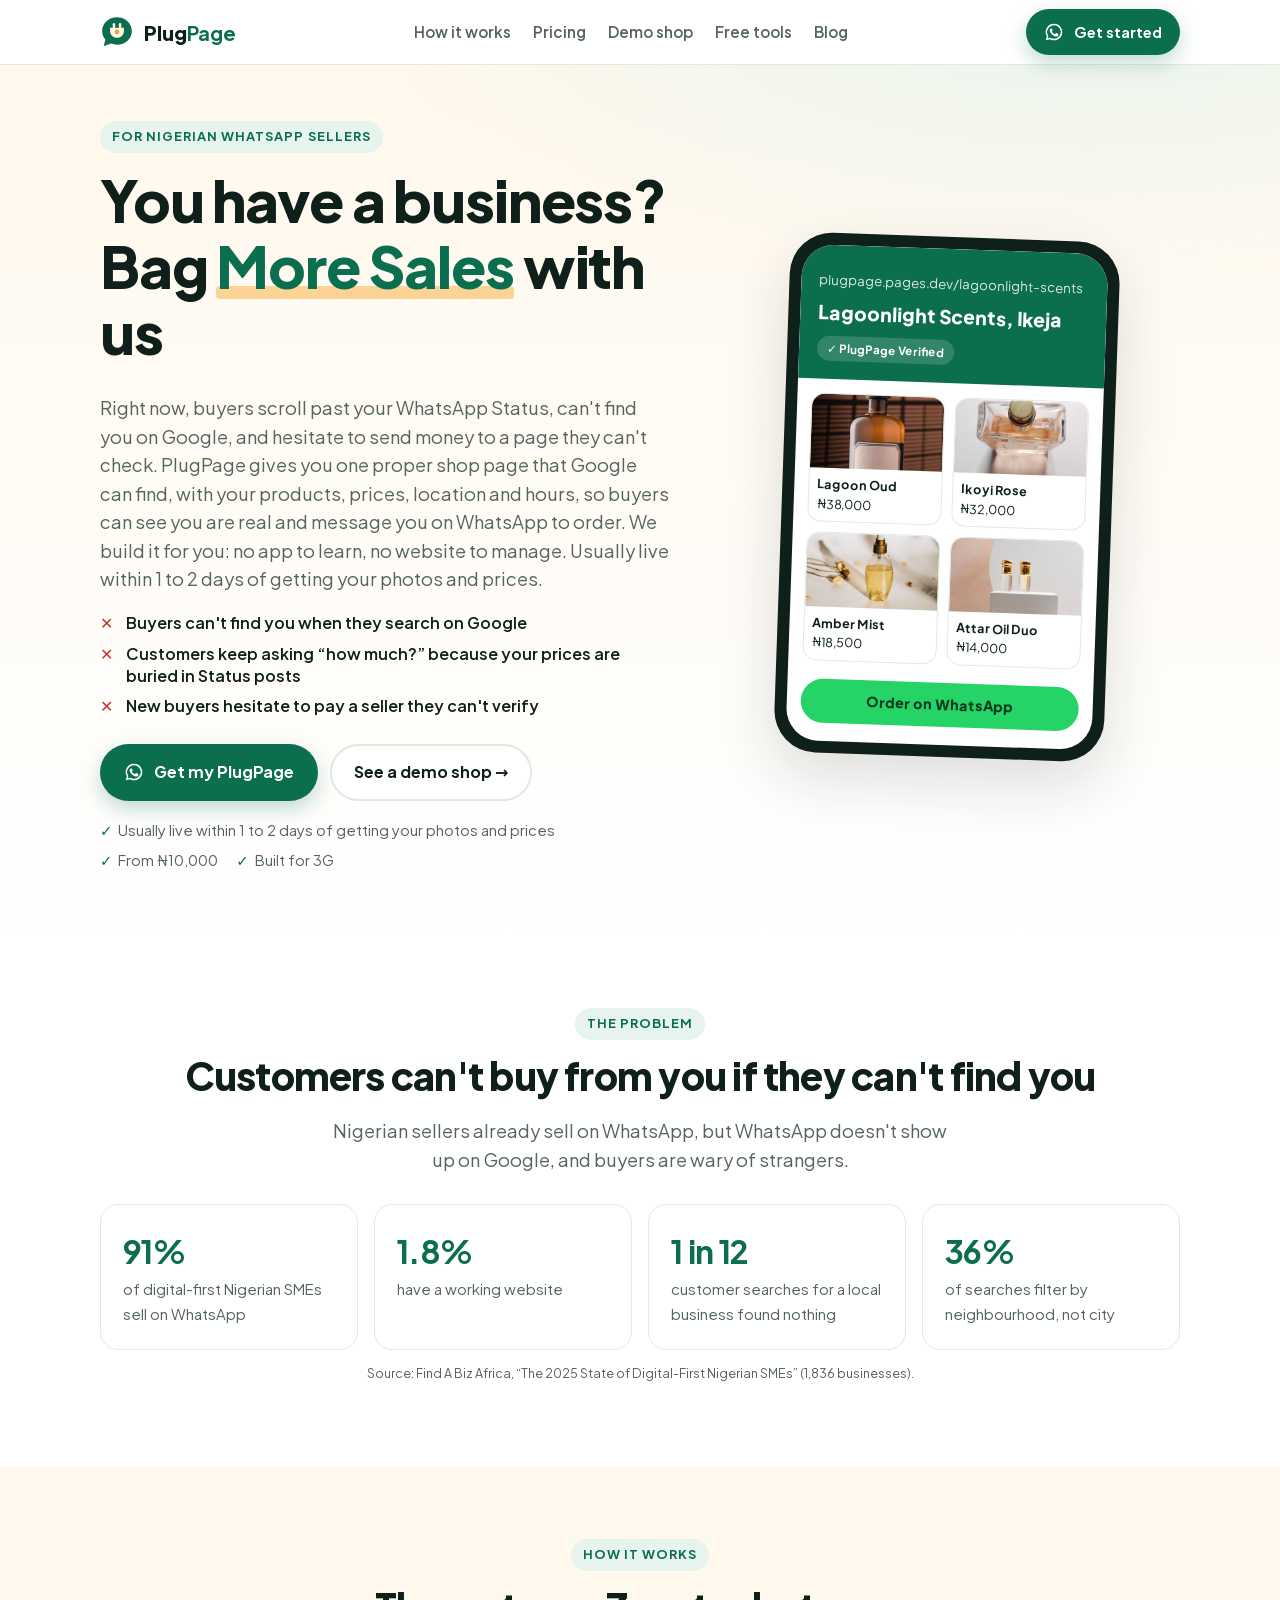
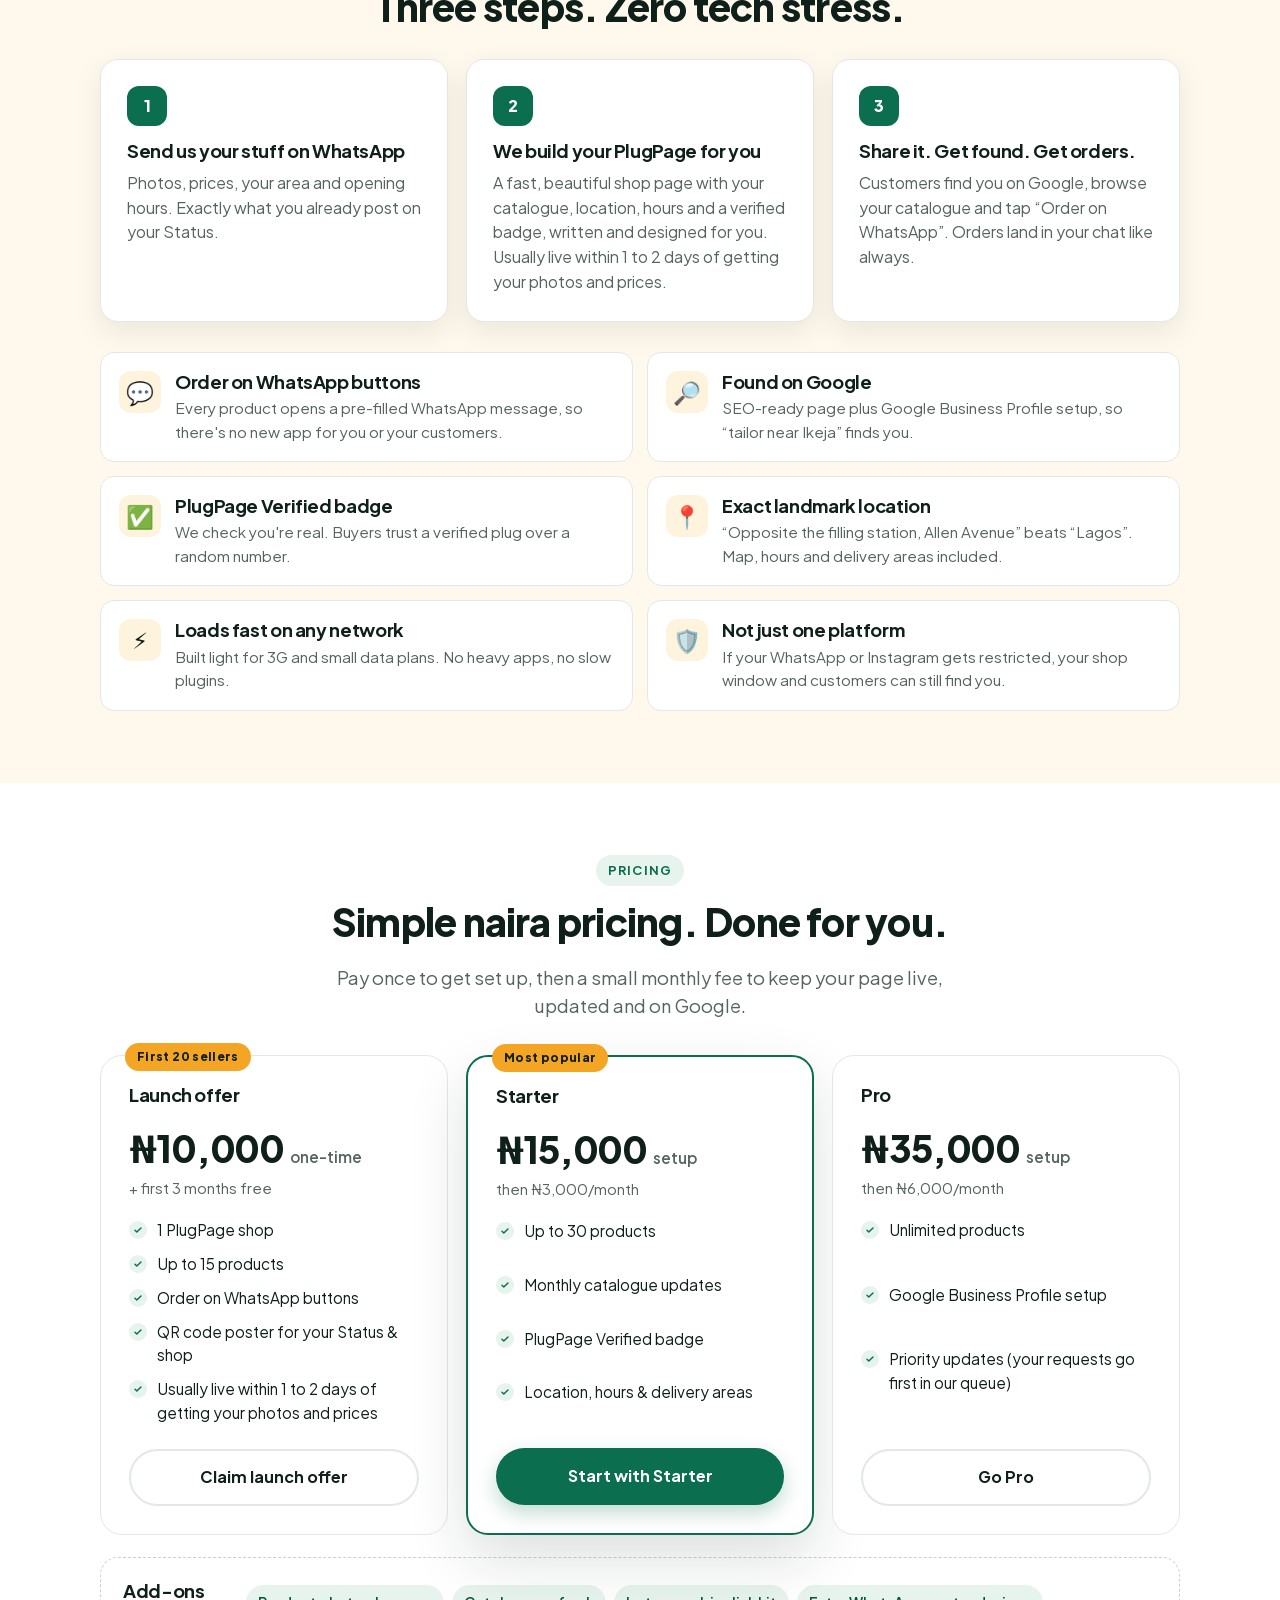
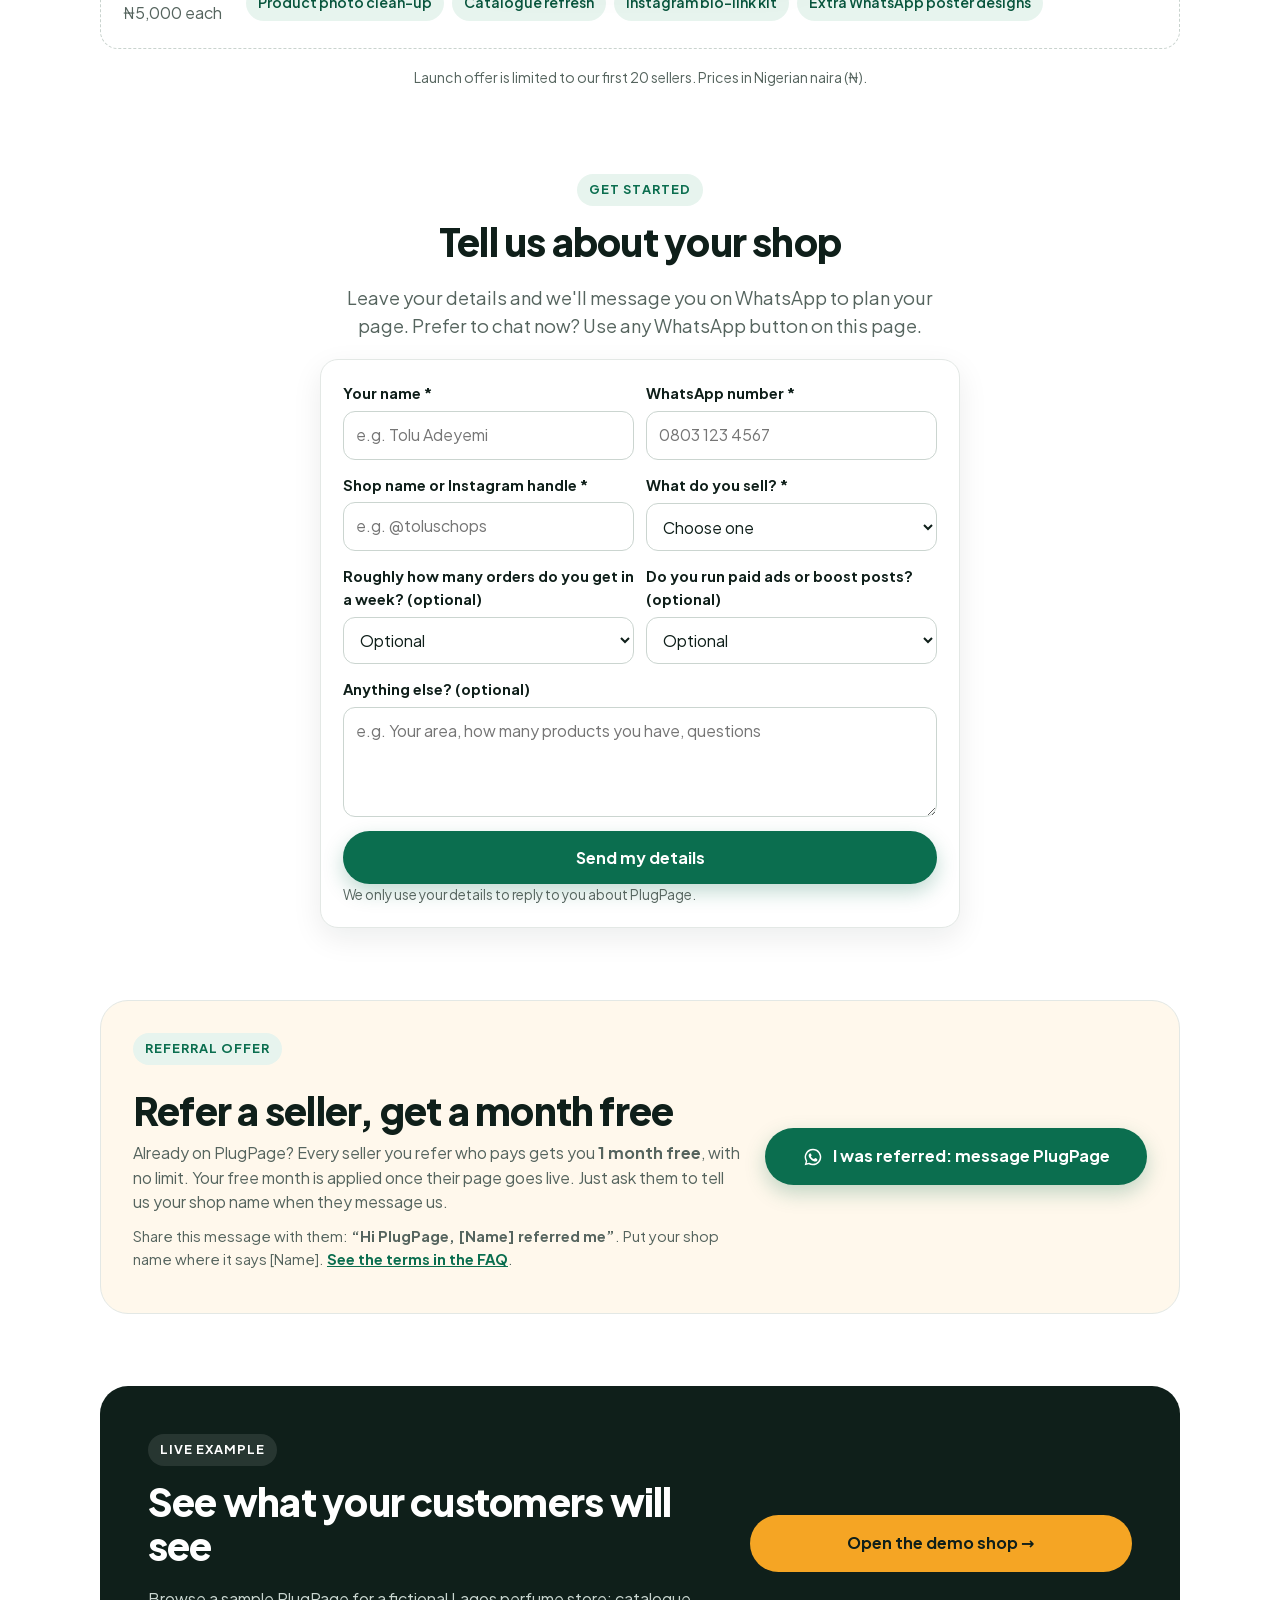
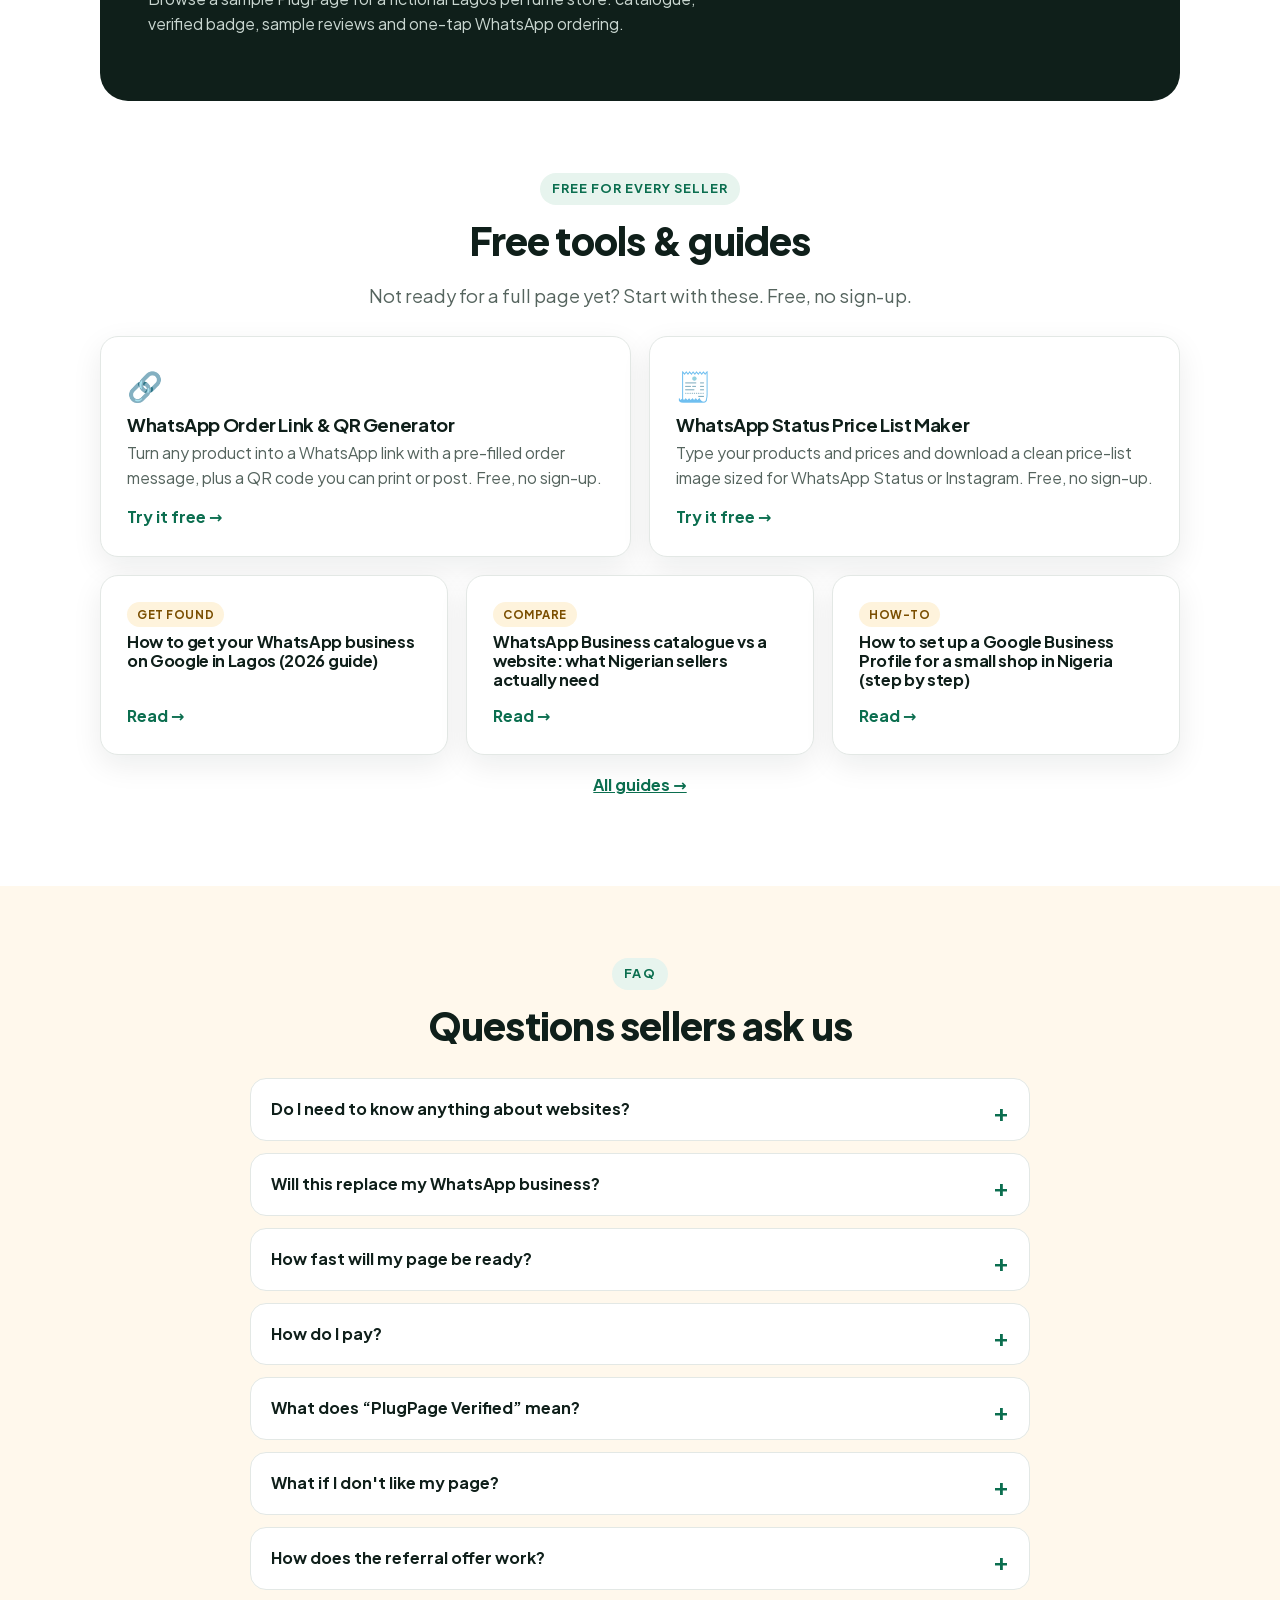
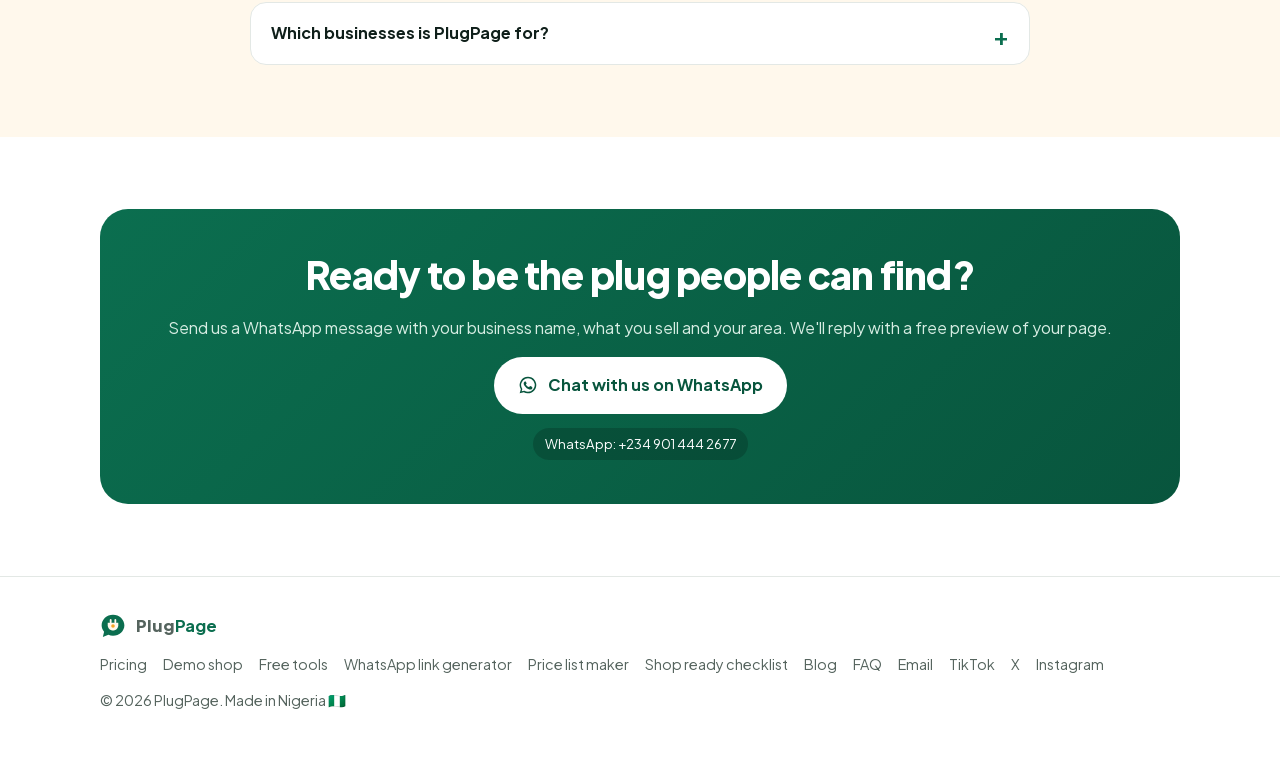
<file: index.html>
<!doctype html>
<html lang="en-NG" class="__variable_532bb9">
  <head>
    <meta charset="utf-8" />
    <meta name="viewport" content="width=device-width, initial-scale=1" />
    <link
      rel="preload"
      href="./fonts/636a5ac981f94f8b-s.p.woff2"
      as="font"
      crossorigin=""
      type="font/woff2"
    />
    <link rel="preload" as="image" href="logo.svg" />
    <link rel="preload" as="image" href="demo/lagoon-oud.jpg" />
    <link rel="preload" as="image" href="demo/ikoyi-rose.jpg" />
    <link rel="preload" as="image" href="demo/harmattan-amber-mist.jpg" />
    <link rel="preload" as="image" href="demo/attar-oil-duo.jpg" />
    <link rel="stylesheet" href="./css/style.css" />
    <meta name="theme-color" content="#0B6E4F" />
    <title>PlugPage | Your WhatsApp shop, found and trusted.</title>
    <meta
      name="description"
      content="PlugPage turns your WhatsApp business into a Google-findable, trusted online shop. Usually live within 1 to 2 days of getting your photos and prices. No app to learn, no website to manage. Built for Nigerian sellers."
    />
    <meta
      name="keywords"
      content="WhatsApp store Nigeria,online shop Lagos,small business website Nigeria,Google Business Profile Nigeria,sell on WhatsApp,PlugPage"
    />
    <meta name="robots" content="index, follow" />
    <link rel="canonical" href="https://plugpage.pages.dev/" />
    <meta
      property="og:title"
      content="PlugPage: Your WhatsApp shop, found and trusted."
    />
    <meta
      property="og:description"
      content="PlugPage turns your WhatsApp business into a Google-findable, trusted online shop. Usually live within 1 to 2 days of getting your photos and prices. No app to learn, no website to manage. Built for Nigerian sellers."
    />
    <meta property="og:url" content="https://plugpage.pages.dev/" />
    <meta property="og:site_name" content="PlugPage" />
    <meta property="og:locale" content="en_NG" />
    <meta property="og:image" content="https://plugpage.pages.dev/og.png" />
    <meta property="og:image:width" content="1200" />
    <meta property="og:image:height" content="630" />
    <meta property="og:image:alt" content="PlugPage" />
    <meta property="og:type" content="website" />
    <meta name="twitter:card" content="summary_large_image" />
    <meta
      name="twitter:title"
      content="PlugPage: Your WhatsApp shop, found and trusted."
    />
    <meta
      name="twitter:description"
      content="PlugPage turns your WhatsApp business into a Google-findable, trusted online shop. Usually live within 1 to 2 days of getting your photos and prices. No app to learn, no website to manage. Built for Nigerian sellers."
    />
    <meta name="twitter:image" content="https://plugpage.pages.dev/og.png" />
    <link rel="icon" href="./favicon.ico" sizes="48x48" />
    <link rel="icon" href="./icon.svg" type="image/svg+xml" />
    <link rel="apple-touch-icon" href="./apple-touch-icon.png" />
  </head>
  <body>
    <script type="application/ld+json">
      {
        "@context": "https://schema.org",
        "@graph": [
          {
            "@type": "Organization",
            "name": "PlugPage",
            "url": "https://plugpage.pages.dev",
            "logo": "https://plugpage.pages.dev/logo.svg",
            "areaServed": "NG",
            "slogan": "Your WhatsApp shop, found and trusted.",
            "sameAs": [
              "https://www.tiktok.com/@plugpageng",
              "https://x.com/AmarachukwuOnu4",
              "https://www.instagram.com/plugpageng/"
            ]
          },
          {
            "@type": "FAQPage",
            "mainEntity": [
              {
                "@type": "Question",
                "name": "Do I need to know anything about websites?",
                "acceptedAnswer": {
                  "@type": "Answer",
                  "text": "No. If you can send a WhatsApp message, you can have a PlugPage. We do the writing, design and setup, and you just approve it."
                }
              },
              {
                "@type": "Question",
                "name": "Will this replace my WhatsApp business?",
                "acceptedAnswer": {
                  "@type": "Answer",
                  "text": "No, it powers it. Every “Order” button opens a chat with you on WhatsApp, so you keep selling the way you already do, just to more people."
                }
              },
              {
                "@type": "Question",
                "name": "How fast will my page be ready?",
                "acceptedAnswer": {
                  "@type": "Answer",
                  "text": "Usually live within 1 to 2 days of getting your photos and prices. We build every page by hand, so Pro sellers’ update requests go to the front of our queue."
                }
              },
              {
                "@type": "Question",
                "name": "How do I pay?",
                "acceptedAnswer": {
                  "@type": "Answer",
                  "text": "Bank transfer or a secure payment link. You get a receipt every time. Monthly plans can be cancelled any time, and your page simply goes offline at the end of the paid month."
                }
              },
              {
                "@type": "Question",
                "name": "What does “PlugPage Verified” mean?",
                "acceptedAnswer": {
                  "@type": "Answer",
                  "text": "We confirm your phone number, your social media history, and your ID or CAC registration if you have one. It tells buyers a real person runs this business. It is not a guarantee of individual orders."
                }
              },
              {
                "@type": "Question",
                "name": "What if I don't like my page?",
                "acceptedAnswer": {
                  "@type": "Answer",
                  "text": "We revise it until you're happy before it goes live. If we can't get it right, we refund your setup fee."
                }
              },
              {
                "@type": "Question",
                "name": "How does the referral offer work?",
                "acceptedAnswer": {
                  "@type": "Answer",
                  "text": "Refer another seller and get 1 month free for each one who pays, with no limit. The seller you refer must pay for a PlugPage plan, and your free month is applied after their page goes live. When they message us, they should tell us your shop name (for example “Hi PlugPage, [your shop name] referred me”) so we can credit you."
                }
              },
              {
                "@type": "Question",
                "name": "Which businesses is PlugPage for?",
                "acceptedAnswer": {
                  "@type": "Answer",
                  "text": "Fashion, beauty, food, caterers, tailors, makeup artists, phone and gadget sellers, cleaners, tutors and event vendors. Anyone who sells through WhatsApp or Instagram in Nigeria."
                }
              }
            ]
          }
        ]
      }
    </script>
    <header class="nav">
      <div class="wrap">
        <a class="brand" aria-label="PlugPage home" href="index.html"
          ><img src="logo.svg" alt="" width="34" height="34" /><span
            >Plug<b>Page</b></span
          ></a
        >
        <nav class="nav-links" aria-label="Main">
          <a href="index.html#how">How it works</a
          ><a href="index.html#pricing">Pricing</a
          ><a href="demo/index.html">Demo shop</a
          ><a href="tools/index.html">Free tools</a
          ><a href="blog/index.html">Blog</a>
        </nav>
        <a
          class="btn btn-primary"
          href="https://wa.me/2349014442677?text=Hi%20PlugPage!%20I&#x27;d%20like%20a%20PlugPage%20for%20my%20business.%0ABusiness%20name%3A%0AWhat%20I%20sell%3A%0AArea%2Flandmark%3A"
          target="_blank"
          rel="noopener noreferrer"
          ><svg
            class="wa-ico"
            viewBox="0 0 24 24"
            aria-hidden="true"
            fill="currentColor"
          >
            <path
              d="M12 2a10 10 0 0 0-8.6 15.1L2 22l5-1.3A10 10 0 1 0 12 2zm0 18.2c-1.5 0-3-.4-4.3-1.2l-.3-.2-3 .8.8-2.9-.2-.3A8.2 8.2 0 1 1 12 20.2zm4.5-6.1c-.2-.1-1.5-.7-1.7-.8-.2-.1-.4-.1-.6.1l-.8 1c-.1.2-.3.2-.5.1a6.7 6.7 0 0 1-3.3-2.9c-.2-.4.2-.4.7-1.3.1-.2 0-.3 0-.4l-.8-1.8c-.2-.5-.4-.4-.6-.4h-.5a1 1 0 0 0-.7.3 3 3 0 0 0-.9 2.2c0 1.3.9 2.5 1.1 2.7.1.2 1.8 2.8 4.4 3.9 1.6.7 2.3.8 3.1.6.5-.1 1.5-.6 1.7-1.2.2-.6.2-1.1.2-1.2-.1-.1-.3-.2-.5-.3z"
            ></path>
          </svg>
          Get started</a
        >
      </div>
    </header>
    <main>
      <section class="hero">
        <div class="wrap hero-grid">
          <div>
            <span class="eyebrow">For Nigerian WhatsApp sellers</span>
            <h1>
              You have a business? Bag <span class="hl">More Sales</span> with us
            </h1>
            <p class="lead">
              Right now, buyers scroll past your WhatsApp Status, can&#x27;t find
              you on Google, and hesitate to send money to a page they can&#x27;t
              check. PlugPage gives you one proper shop page that Google can
              find, with your products, prices, location and hours, so buyers
              can see you are real and message you on WhatsApp to order. We
              build it for you: no app to learn, no website to manage. Usually
              live within 1 to 2 days of getting your photos and prices.
            </p>
            <ul class="hero-pains">
              <li>Buyers can&#x27;t find you when they search on Google</li>
              <li>Customers keep asking &ldquo;how much?&rdquo; because your prices are buried in Status posts</li>
              <li>New buyers hesitate to pay a seller they can&#x27;t verify</li>
            </ul>
            <div class="hero-ctas">
              <a
                class="btn btn-primary"
                href="https://wa.me/2349014442677?text=Hi%20PlugPage!%20I&#x27;d%20like%20a%20PlugPage%20for%20my%20business.%0ABusiness%20name%3A%0AWhat%20I%20sell%3A%0AArea%2Flandmark%3A"
                target="_blank"
                rel="noopener noreferrer"
                ><svg
                  class="wa-ico"
                  viewBox="0 0 24 24"
                  aria-hidden="true"
                  fill="currentColor"
                >
                  <path
                    d="M12 2a10 10 0 0 0-8.6 15.1L2 22l5-1.3A10 10 0 1 0 12 2zm0 18.2c-1.5 0-3-.4-4.3-1.2l-.3-.2-3 .8.8-2.9-.2-.3A8.2 8.2 0 1 1 12 20.2zm4.5-6.1c-.2-.1-1.5-.7-1.7-.8-.2-.1-.4-.1-.6.1l-.8 1c-.1.2-.3.2-.5.1a6.7 6.7 0 0 1-3.3-2.9c-.2-.4.2-.4.7-1.3.1-.2 0-.3 0-.4l-.8-1.8c-.2-.5-.4-.4-.6-.4h-.5a1 1 0 0 0-.7.3 3 3 0 0 0-.9 2.2c0 1.3.9 2.5 1.1 2.7.1.2 1.8 2.8 4.4 3.9 1.6.7 2.3.8 3.1.6.5-.1 1.5-.6 1.7-1.2.2-.6.2-1.1.2-1.2-.1-.1-.3-.2-.5-.3z"
                  ></path>
                </svg>
                Get my PlugPage</a
              ><a class="btn btn-ghost" href="demo/index.html"
                >See a demo shop →</a
              >
            </div>
            <div class="trust">
              <span>Usually live within 1 to 2 days of getting your photos and prices</span><span>From ₦10,000</span
              ><span>Built for 3G</span>
            </div>
          </div>
          <div aria-hidden="true">
            <div class="phone">
              <div class="screen">
                <div class="scr-head">
                  <small>plugpage.pages.dev/lagoonlight-scents</small>
                  <div
                    style="font-weight: 800; font-size: 1.2rem; margin-top: 6px"
                  >
                    Lagoonlight Scents, Ikeja
                  </div>
                  <div class="scr-badge">✓ PlugPage Verified</div>
                </div>
                <div class="scr-body">
                  <div class="scr-item">
                    <img
                      class="ph"
                      src="demo/lagoon-oud.jpg"
                      alt=""
                      width="160"
                      height="74"
                    />
                    <div class="t"><b>Lagoon Oud</b>₦38,000</div>
                  </div>
                  <div class="scr-item">
                    <img
                      class="ph"
                      src="demo/ikoyi-rose.jpg"
                      alt=""
                      width="160"
                      height="74"
                    />
                    <div class="t"><b>Ikoyi Rose</b>₦32,000</div>
                  </div>
                  <div class="scr-item">
                    <img
                      class="ph"
                      src="demo/harmattan-amber-mist.jpg"
                      alt=""
                      width="160"
                      height="74"
                    />
                    <div class="t"><b>Amber Mist</b>₦18,500</div>
                  </div>
                  <div class="scr-item">
                    <img
                      class="ph"
                      src="demo/attar-oil-duo.jpg"
                      alt=""
                      width="160"
                      height="74"
                    />
                    <div class="t"><b>Attar Oil Duo</b>₦14,000</div>
                  </div>
                </div>
                <div class="scr-cta">Order on WhatsApp</div>
              </div>
            </div>
          </div>
        </div>
      </section>
      <section class="section">
        <div class="wrap">
          <div class="center">
            <span class="eyebrow">The problem</span>
            <h2>
              Customers can&#x27;t buy from you if they can&#x27;t find you
            </h2>
            <p class="lead">
              Nigerian sellers already sell on WhatsApp, but WhatsApp
              doesn&#x27;t show up on Google, and buyers are wary of strangers.
            </p>
          </div>
          <div class="stats" style="margin-top: 30px">
            <div class="stat">
              <b>91%</b
              ><span>of digital-first Nigerian SMEs sell on WhatsApp</span>
            </div>
            <div class="stat">
              <b>1.8%</b><span>have a working website</span>
            </div>
            <div class="stat">
              <b>1 in 12</b
              ><span>customer searches for a local business found nothing</span>
            </div>
            <div class="stat">
              <b>36%</b
              ><span>of searches filter by neighbourhood, not city</span>
            </div>
          </div>
          <p class="src center">
            Source: Find A Biz Africa, “The 2025 State of Digital-First Nigerian
            SMEs” (1,836 businesses).
          </p>
        </div>
      </section>
      <section class="section bg-cream" id="how">
        <div class="wrap">
          <div class="center">
            <span class="eyebrow">How it works</span>
            <h2>Three steps. Zero tech stress.</h2>
          </div>
          <div class="grid-3" style="margin-top: 30px">
            <div class="card">
              <div class="step-n">1</div>
              <h3>Send us your stuff on WhatsApp</h3>
              <p>
                Photos, prices, your area and opening hours. Exactly what you
                already post on your Status.
              </p>
            </div>
            <div class="card">
              <div class="step-n">2</div>
              <h3>We build your PlugPage for you</h3>
              <p>
                A fast, beautiful shop page with your catalogue, location,
                hours and a verified badge, written and designed for you.
                Usually live within 1 to 2 days of getting your photos and prices.
              </p>
            </div>
            <div class="card">
              <div class="step-n">3</div>
              <h3>Share it. Get found. Get orders.</h3>
              <p>
                Customers find you on Google, browse your catalogue and tap
                “Order on WhatsApp”. Orders land in your chat like always.
              </p>
            </div>
          </div>
          <div class="feat">
            <div class="feat-item">
              <i aria-hidden="true">💬</i>
              <div>
                <h3 style="margin-bottom: 4px">Order on WhatsApp buttons</h3>
                <p>
                  Every product opens a pre-filled WhatsApp message, so
                  there&#x27;s no new app for you or your customers.
                </p>
              </div>
            </div>
            <div class="feat-item">
              <i aria-hidden="true">🔎</i>
              <div>
                <h3 style="margin-bottom: 4px">Found on Google</h3>
                <p>
                  SEO-ready page plus Google Business Profile setup, so “tailor
                  near Ikeja” finds you.
                </p>
              </div>
            </div>
            <div class="feat-item">
              <i aria-hidden="true">✅</i>
              <div>
                <h3 style="margin-bottom: 4px">PlugPage Verified badge</h3>
                <p>
                  We check you&#x27;re real. Buyers trust a verified plug over a
                  random number.
                </p>
              </div>
            </div>
            <div class="feat-item">
              <i aria-hidden="true">📍</i>
              <div>
                <h3 style="margin-bottom: 4px">Exact landmark location</h3>
                <p>
                  “Opposite the filling station, Allen Avenue” beats “Lagos”.
                  Map, hours and delivery areas included.
                </p>
              </div>
            </div>
            <div class="feat-item">
              <i aria-hidden="true">⚡</i>
              <div>
                <h3 style="margin-bottom: 4px">Loads fast on any network</h3>
                <p>
                  Built light for 3G and small data plans. No heavy apps, no
                  slow plugins.
                </p>
              </div>
            </div>
            <div class="feat-item">
              <i aria-hidden="true">🛡️</i>
              <div>
                <h3 style="margin-bottom: 4px">Not just one platform</h3>
                <p>
                  If your WhatsApp or Instagram gets restricted, your shop
                  window and customers can still find you.
                </p>
              </div>
            </div>
          </div>
        </div>
      </section>
      <section class="section" id="pricing">
        <div class="wrap">
          <div class="center">
            <span class="eyebrow">Pricing</span>
            <h2>Simple naira pricing. Done for you.</h2>
            <p class="lead">
              Pay once to get set up, then a small monthly fee to keep your page
              live, updated and on Google.
            </p>
          </div>
          <div class="pricing">
            <div class="plan">
              <span class="tag">First 20 sellers</span>
              <h3>Launch offer</h3>
              <div class="price">₦10,000 <small>one-time</small></div>
              <div class="price-sub">+ first 3 months free</div>
              <ul>
                <li>1 PlugPage shop</li>
                <li>Up to 15 products</li>
                <li>Order on WhatsApp buttons</li>
                <li>QR code poster for your Status &amp; shop</li>
                <li>Usually live within 1 to 2 days of getting your photos and prices</li>
              </ul>
              <a
                class="btn btn-ghost btn-block"
                href="https://wa.me/2349014442677?text=Hi%20PlugPage!%20I&#x27;m%20interested%20in%20the%20Launch%20offer%20plan."
                target="_blank"
                rel="noopener noreferrer"
                >Claim launch offer</a
              >
            </div>
            <div class="plan featured">
              <span class="tag">Most popular</span>
              <h3>Starter</h3>
              <div class="price">₦15,000 <small>setup</small></div>
              <div class="price-sub">then ₦3,000/month</div>
              <ul>
                <li>Up to 30 products</li>
                <li>Monthly catalogue updates</li>
                <li>PlugPage Verified badge</li>
                <li>Location, hours &amp; delivery areas</li>
              </ul>
              <a
                class="btn btn-primary btn-block"
                href="https://wa.me/2349014442677?text=Hi%20PlugPage!%20I&#x27;m%20interested%20in%20the%20Starter%20plan."
                target="_blank"
                rel="noopener noreferrer"
                >Start with Starter</a
              >
            </div>
            <div class="plan">
              <h3>Pro</h3>
              <div class="price">₦35,000 <small>setup</small></div>
              <div class="price-sub">then ₦6,000/month</div>
              <ul>
                <li>Unlimited products</li>
                <li>Google Business Profile setup</li>
                <li>Priority updates (your requests go first in our queue)</li>
              </ul>
              <a
                class="btn btn-ghost btn-block"
                href="https://wa.me/2349014442677?text=Hi%20PlugPage!%20I&#x27;m%20interested%20in%20the%20Pro%20plan."
                target="_blank"
                rel="noopener noreferrer"
                >Go Pro</a
              >
            </div>
          </div>
          <div class="addons">
            <div>
              <h3 style="margin: 0">Add-ons</h3>
              <div style="color: var(--muted)">₦5,000 each</div>
            </div>
            <div class="chips">
              <span class="chip">Product photo clean-up</span
              ><span class="chip">Catalogue refresh</span
              ><span class="chip">Instagram bio-link kit</span
              ><span class="chip">Extra WhatsApp poster designs</span>
            </div>
          </div>
          <p class="compare">
            Launch offer is limited to our first 20 sellers. Prices in Nigerian
            naira (₦).
          </p>
        </div>
      </section>
      <section class="section" style="padding-top: 0" id="get-started">
        <div class="wrap">
          <div class="lead-wrap">
            <div class="center">
              <span class="eyebrow">Get started</span>
              <h2>Tell us about your shop</h2>
              <p class="lead">
                Leave your details and we&#x27;ll message you on WhatsApp to
                plan your page. Prefer to chat now? Use any WhatsApp button on
                this page.
              </p>
            </div>
            <form
              class="panel"
              id="lead-form"
              aria-label="Tell us about your shop"
              novalidate
            >
              <div class="row2">
                <div class="field">
                  <label for="lead-name">Your name *</label
                  ><input
                    id="lead-name"
                    name="name"
                    autocomplete="name"
                    maxlength="80"
                    required
                    placeholder="e.g. Tolu Adeyemi"
                  />
                </div>
                <div class="field">
                  <label for="lead-whatsapp">WhatsApp number *</label
                  ><input
                    id="lead-whatsapp"
                    name="whatsapp"
                    type="tel"
                    inputmode="tel"
                    autocomplete="tel"
                    maxlength="20"
                    required
                    placeholder="0803 123 4567"
                  />
                </div>
              </div>
              <div class="row2">
                <div class="field">
                  <label for="lead-shop">Shop name or Instagram handle *</label
                  ><input
                    id="lead-shop"
                    name="shop"
                    maxlength="80"
                    required
                    placeholder="e.g. @toluschops"
                  />
                </div>
                <div class="field">
                  <label for="lead-category">What do you sell? *</label
                  ><select id="lead-category" name="category" required>
                    <option value="">Choose one</option>
                    <option>Hair &amp; wigs</option>
                    <option>Fragrance &amp; perfume</option>
                    <option>Fashion &amp; clothing</option>
                    <option>Food, cakes &amp; small chops</option>
                    <option>Beauty &amp; skincare</option>
                    <option>Other</option>
                  </select>
                </div>
              </div>
              <div class="row2">
                <div class="field">
                  <label for="lead-orders"
                    >Roughly how many orders do you get in a week?
                    (optional)</label
                  ><select id="lead-orders" name="orders_per_week">
                    <option value="">Optional</option>
                    <option>Not yet</option>
                    <option>1-5</option>
                    <option>6-20</option>
                    <option>20+</option>
                  </select>
                </div>
                <div class="field">
                  <label for="lead-ads"
                    >Do you run paid ads or boost posts? (optional)</label
                  ><select id="lead-ads" name="runs_ads">
                    <option value="">Optional</option>
                    <option>Yes</option>
                    <option>No</option>
                  </select>
                </div>
              </div>
              <div class="field">
                <label for="lead-message">Anything else? (optional)</label
                ><textarea
                  id="lead-message"
                  name="message"
                  maxlength="500"
                  placeholder="e.g. Your area, how many products you have, questions"
                ></textarea>
              </div>
              <div class="lead-hp" aria-hidden="true">
                <label for="lead-website">Leave this empty</label
                ><input
                  id="lead-website"
                  name="website"
                  tabindex="-1"
                  autocomplete="off"
                />
              </div>
              <button class="btn btn-primary btn-block" type="submit">
                Send my details
              </button>
              <p class="note" style="margin-bottom: 0">
                We only use your details to reply to you about PlugPage.
              </p>
              <div
                id="lead-status"
                class="lead-status"
                role="status"
                aria-live="polite"
                tabindex="-1"
                hidden
              ></div>
            </form>
          </div>
        </div>
      </section>
      <section class="section" style="padding-top: 0" id="refer">
        <div class="wrap">
          <div class="refer">
            <div>
              <span class="eyebrow">Referral offer</span>
              <h2>Refer a seller, get a month free</h2>
              <p>
                Already on PlugPage? Every seller you refer who pays gets you
                <b>1 month free</b>, with no limit. Your free month is applied
                once their page goes live. Just ask them to tell us your shop
                name when they message us.
              </p>
              <p class="refer-small">
                Share this message with them:
                <b>“Hi PlugPage, [Name] referred me”</b>. Put your shop name
                where it says [Name].
                <a
                  href="index.html#faq"
                  style="color: var(--green); font-weight: 700"
                  >See the terms in the FAQ</a
                >.
              </p>
            </div>
            <div>
              <a
                class="btn btn-primary btn-block"
                href="https://wa.me/2349014442677?text=Hi%20PlugPage%2C%20%5BName%5D%20referred%20me"
                target="_blank"
                rel="noopener noreferrer"
                ><svg
                  class="wa-ico"
                  viewBox="0 0 24 24"
                  aria-hidden="true"
                  fill="currentColor"
                >
                  <path
                    d="M12 2a10 10 0 0 0-8.6 15.1L2 22l5-1.3A10 10 0 1 0 12 2zm0 18.2c-1.5 0-3-.4-4.3-1.2l-.3-.2-3 .8.8-2.9-.2-.3A8.2 8.2 0 1 1 12 20.2zm4.5-6.1c-.2-.1-1.5-.7-1.7-.8-.2-.1-.4-.1-.6.1l-.8 1c-.1.2-.3.2-.5.1a6.7 6.7 0 0 1-3.3-2.9c-.2-.4.2-.4.7-1.3.1-.2 0-.3 0-.4l-.8-1.8c-.2-.5-.4-.4-.6-.4h-.5a1 1 0 0 0-.7.3 3 3 0 0 0-.9 2.2c0 1.3.9 2.5 1.1 2.7.1.2 1.8 2.8 4.4 3.9 1.6.7 2.3.8 3.1.6.5-.1 1.5-.6 1.7-1.2.2-.6.2-1.1.2-1.2-.1-.1-.3-.2-.5-.3z"
                  ></path>
                </svg>
                I was referred: message PlugPage</a
              >
            </div>
          </div>
        </div>
      </section>
      <section class="section" style="padding-top: 0">
        <div class="wrap">
          <div class="demo-teaser">
            <div>
              <span
                class="eyebrow"
                style="background: rgba(255, 255, 255, 0.1); color: #fff"
                >Live example</span
              >
              <h2>See what your customers will see</h2>
              <p>
                Browse a sample PlugPage for a fictional Lagos perfume store:
                catalogue, verified badge, sample reviews and one-tap WhatsApp
                ordering.
              </p>
            </div>
            <div>
              <a class="btn btn-amber btn-block" href="demo/index.html"
                >Open the demo shop →</a
              >
            </div>
          </div>
        </div>
      </section>
      <section class="section" style="padding-top: 0" id="free">
        <div class="wrap">
          <div class="center">
            <span class="eyebrow">Free for every seller</span>
            <h2>Free tools &amp; guides</h2>
            <p class="lead">
              Not ready for a full page yet? Start with these. Free, no sign-up.
            </p>
          </div>
          <div class="grid-2" style="margin-top: 26px">
            <a class="card card-link" href="tools/whatsapp-link/index.html"
              ><span style="font-size: 1.8rem">🔗</span>
              <h3 style="margin: 0">WhatsApp Order Link &amp; QR Generator</h3>
              <p>
                Turn any product into a WhatsApp link with a pre-filled order
                message, plus a QR code you can print or post. Free, no sign-up.
              </p>
              <span class="more">Try it free →</span></a
            ><a class="card card-link" href="tools/price-list/index.html"
              ><span style="font-size: 1.8rem">🧾</span>
              <h3 style="margin: 0">WhatsApp Status Price List Maker</h3>
              <p>
                Type your products and prices and download a clean price-list
                image sized for WhatsApp Status or Instagram. Free, no sign-up.
              </p>
              <span class="more">Try it free →</span></a
            >
          </div>
          <div class="grid-3" style="margin-top: 18px">
            <a
              class="card card-link"
              href="blog/get-whatsapp-business-on-google-lagos/index.html"
              ><span class="tag-pill">Get found</span>
              <h3 style="margin: 0; font-size: 1.02rem">
                How to get your WhatsApp business on Google in Lagos (2026
                guide)
              </h3>
              <span class="more">Read →</span></a
            ><a
              class="card card-link"
              href="blog/whatsapp-business-catalogue-vs-website/index.html"
              ><span class="tag-pill">Compare</span>
              <h3 style="margin: 0; font-size: 1.02rem">
                WhatsApp Business catalogue vs a website: what Nigerian sellers
                actually need
              </h3>
              <span class="more">Read →</span></a
            ><a
              class="card card-link"
              href="blog/google-business-profile-nigeria-small-shop/index.html"
              ><span class="tag-pill">How-to</span>
              <h3 style="margin: 0; font-size: 1.02rem">
                How to set up a Google Business Profile for a small shop in
                Nigeria (step by step)
              </h3>
              <span class="more">Read →</span></a
            >
          </div>
          <p class="center" style="margin-top: 18px">
            <a
              style="color: var(--green); font-weight: 700"
              href="blog/index.html"
              >All guides →</a
            >
          </p>
        </div>
      </section>
      <section class="section bg-cream" id="faq">
        <div class="wrap">
          <div class="center">
            <span class="eyebrow">FAQ</span>
            <h2>Questions sellers ask us</h2>
          </div>
          <div class="faq">
            <details>
              <summary>Do I need to know anything about websites?</summary>
              <p>
                No. If you can send a WhatsApp message, you can have a PlugPage.
                We do the writing, design and setup, and you just approve it.
              </p>
            </details>
            <details>
              <summary>Will this replace my WhatsApp business?</summary>
              <p>
                No, it powers it. Every “Order” button opens a chat with you on
                WhatsApp, so you keep selling the way you already do, just to
                more people.
              </p>
            </details>
            <details>
              <summary>How fast will my page be ready?</summary>
              <p>
                Usually live within 1 to 2 days of getting your photos and prices. We build every page by hand, so Pro sellers&#x27;
                update requests go to the front of our queue.
              </p>
            </details>
            <details>
              <summary>How do I pay?</summary>
              <p>
                Bank transfer or a secure payment link. You get a receipt every
                time. Monthly plans can be cancelled any time, and your page
                simply goes offline at the end of the paid month.
              </p>
            </details>
            <details>
              <summary>What does “PlugPage Verified” mean?</summary>
              <p>
                We confirm your phone number, your social media history, and
                your ID or CAC registration if you have one. It tells buyers a
                real person runs this business. It is not a guarantee of
                individual orders.
              </p>
            </details>
            <details>
              <summary>What if I don&#x27;t like my page?</summary>
              <p>
                We revise it until you&#x27;re happy before it goes live. If we
                can&#x27;t get it right, we refund your setup fee.
              </p>
            </details>
            <details>
              <summary>How does the referral offer work?</summary>
              <p>
                Refer another seller and get 1 month free for each one who pays,
                with no limit. The seller you refer must pay for a PlugPage
                plan, and your free month is applied after their page goes live.
                When they message us, they should tell us your shop name (for
                example “Hi PlugPage, [your shop name] referred me”) so we can
                credit you.
              </p>
            </details>
            <details>
              <summary>Which businesses is PlugPage for?</summary>
              <p>
                Fashion, beauty, food, caterers, tailors, makeup artists, phone
                and gadget sellers, cleaners, tutors and event vendors. Anyone
                who sells through WhatsApp or Instagram in Nigeria.
              </p>
            </details>
          </div>
        </div>
      </section>
      <section class="section" id="contact">
        <div class="wrap">
          <div class="contact">
            <h2>Ready to be the plug people can find?</h2>
            <p>
              Send us a WhatsApp message with your business name, what you sell
              and your area. We&#x27;ll reply with a free preview of your page.
            </p>
            <a
              class="btn btn-primary"
              href="https://wa.me/2349014442677?text=Hi%20PlugPage!%20I&#x27;d%20like%20a%20PlugPage%20for%20my%20business.%0ABusiness%20name%3A%0AWhat%20I%20sell%3A%0AArea%2Flandmark%3A"
              target="_blank"
              rel="noopener noreferrer"
              ><svg
                class="wa-ico"
                viewBox="0 0 24 24"
                aria-hidden="true"
                fill="currentColor"
              >
                <path
                  d="M12 2a10 10 0 0 0-8.6 15.1L2 22l5-1.3A10 10 0 1 0 12 2zm0 18.2c-1.5 0-3-.4-4.3-1.2l-.3-.2-3 .8.8-2.9-.2-.3A8.2 8.2 0 1 1 12 20.2zm4.5-6.1c-.2-.1-1.5-.7-1.7-.8-.2-.1-.4-.1-.6.1l-.8 1c-.1.2-.3.2-.5.1a6.7 6.7 0 0 1-3.3-2.9c-.2-.4.2-.4.7-1.3.1-.2 0-.3 0-.4l-.8-1.8c-.2-.5-.4-.4-.6-.4h-.5a1 1 0 0 0-.7.3 3 3 0 0 0-.9 2.2c0 1.3.9 2.5 1.1 2.7.1.2 1.8 2.8 4.4 3.9 1.6.7 2.3.8 3.1.6.5-.1 1.5-.6 1.7-1.2.2-.6.2-1.1.2-1.2-.1-.1-.3-.2-.5-.3z"
                ></path>
              </svg>
              Chat with us on WhatsApp</a
            >
            <div><span class="ph-note">WhatsApp: +234 901 444 2677</span></div>
          </div>
        </div>
      </section>
    </main>
    <footer>
      <div class="wrap">
        <div class="brand" style="font-size: 1.05rem">
          <img src="logo.svg" alt="" width="26" height="26" /><span
            >Plug<b>Page</b></span
          >
        </div>
        <div>
          <a href="index.html#pricing">Pricing</a
          ><a href="demo/index.html">Demo shop</a
          ><a href="tools/index.html">Free tools</a
          ><a href="tools/whatsapp-link/index.html">WhatsApp link generator</a
          ><a href="tools/price-list/index.html">Price list maker</a
          ><a href="tools/shop-ready/index.html">Shop ready checklist</a
          ><a href="blog/index.html">Blog</a><a href="index.html#faq">FAQ</a
          ><a href="mailto:plugpage@mail.grokbot.com">Email</a
          ><a
            href="https://www.tiktok.com/@plugpageng"
            target="_blank"
            rel="noopener noreferrer"
            aria-label="PlugPage on TikTok"
            >TikTok</a
          ><a
            href="https://x.com/AmarachukwuOnu4"
            target="_blank"
            rel="noopener noreferrer"
            aria-label="PlugPage on X"
            >X</a
          ><a
            href="https://www.instagram.com/plugpageng/"
            target="_blank"
            rel="noopener noreferrer"
            aria-label="PlugPage on Instagram"
            >Instagram</a
          >
        </div>
        <div>© 2026 PlugPage. Made in Nigeria 🇳🇬</div>
      </div>
    </footer>
    <div class="mcta">
      <a
        class="btn btn-primary btn-block"
        href="https://wa.me/2349014442677?text=Hi%20PlugPage!%20I&#x27;d%20like%20a%20PlugPage%20for%20my%20business.%0ABusiness%20name%3A%0AWhat%20I%20sell%3A%0AArea%2Flandmark%3A"
        target="_blank"
        rel="noopener noreferrer"
        ><svg
          class="wa-ico"
          viewBox="0 0 24 24"
          aria-hidden="true"
          fill="currentColor"
        >
          <path
            d="M12 2a10 10 0 0 0-8.6 15.1L2 22l5-1.3A10 10 0 1 0 12 2zm0 18.2c-1.5 0-3-.4-4.3-1.2l-.3-.2-3 .8.8-2.9-.2-.3A8.2 8.2 0 1 1 12 20.2zm4.5-6.1c-.2-.1-1.5-.7-1.7-.8-.2-.1-.4-.1-.6.1l-.8 1c-.1.2-.3.2-.5.1a6.7 6.7 0 0 1-3.3-2.9c-.2-.4.2-.4.7-1.3.1-.2 0-.3 0-.4l-.8-1.8c-.2-.5-.4-.4-.6-.4h-.5a1 1 0 0 0-.7.3 3 3 0 0 0-.9 2.2c0 1.3.9 2.5 1.1 2.7.1.2 1.8 2.8 4.4 3.9 1.6.7 2.3.8 3.1.6.5-.1 1.5-.6 1.7-1.2.2-.6.2-1.1.2-1.2-.1-.1-.3-.2-.5-.3z"
          ></path>
        </svg>
        Get my PlugPage on WhatsApp</a
      >
    </div>
    <script src="js/lead-form.js" defer></script>
  </body>
</html>
</file>
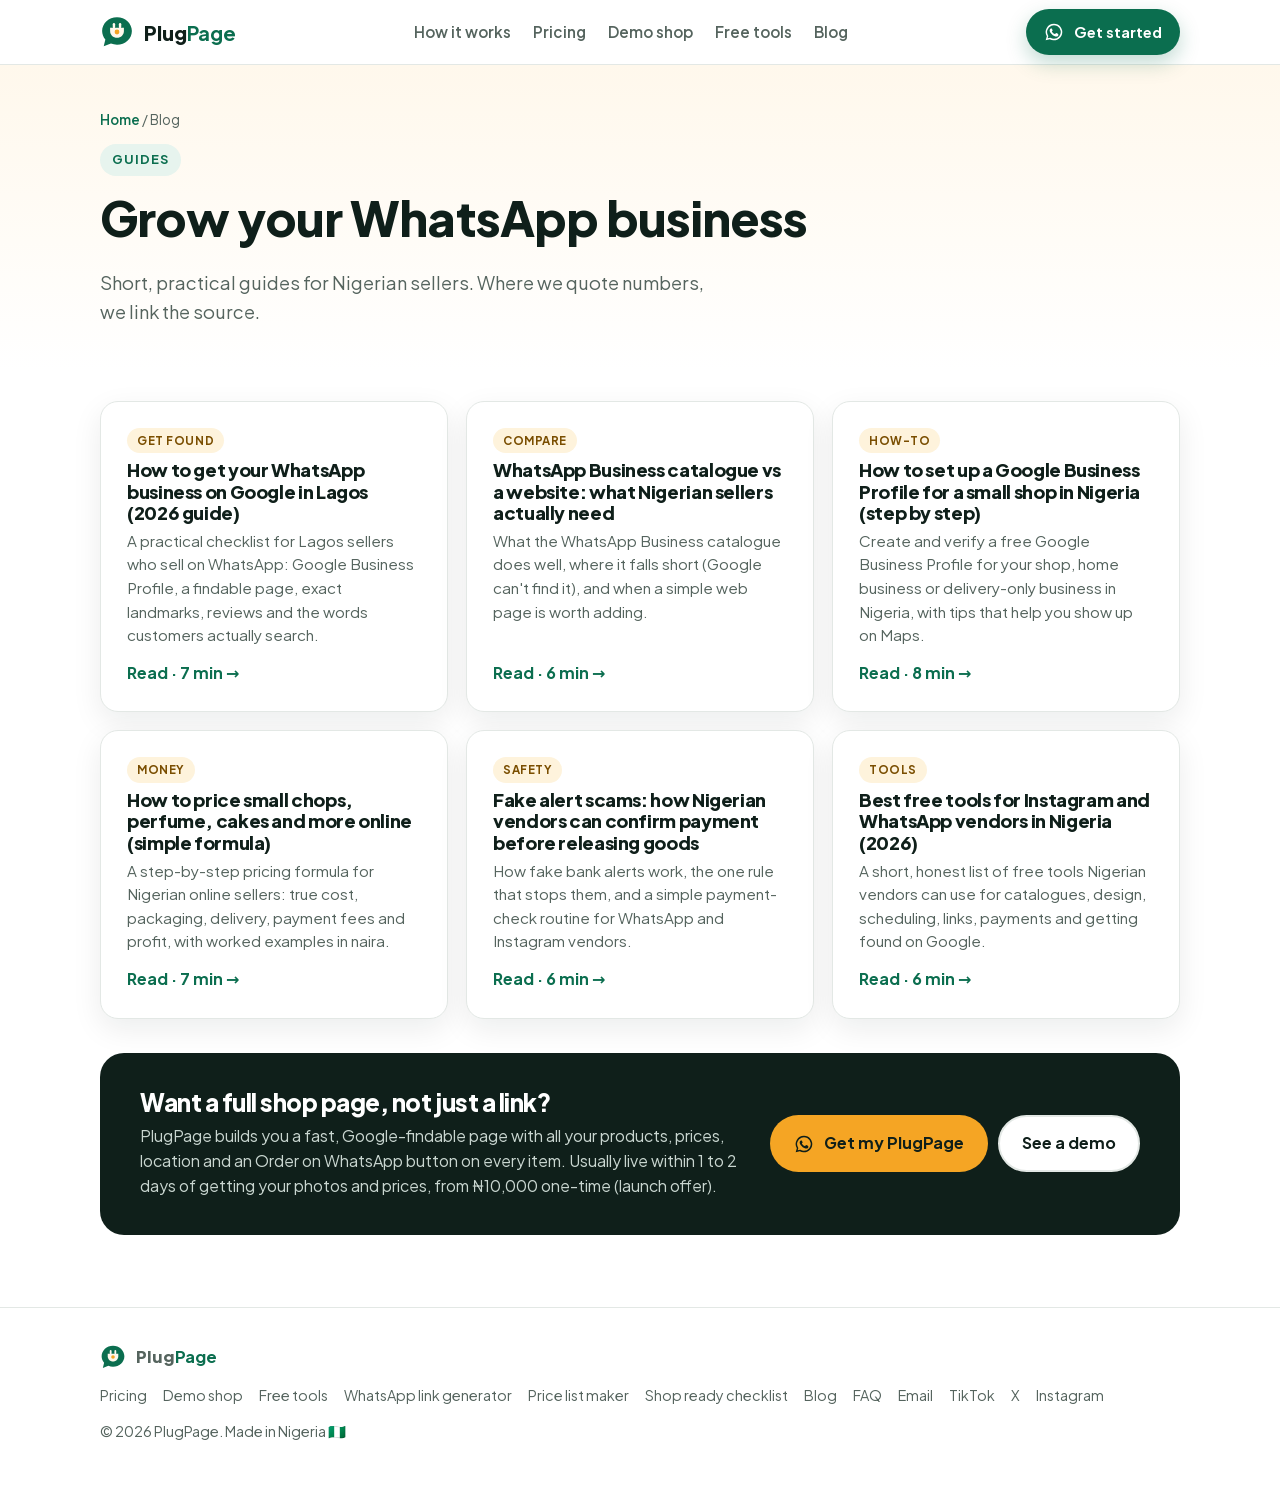
<file: blog/index.html>
<!doctype html>
<html lang="en-NG" class="__variable_532bb9">
  <head>
    <meta charset="utf-8" />
    <meta name="viewport" content="width=device-width, initial-scale=1" />
    <link
      rel="preload"
      href="../fonts/636a5ac981f94f8b-s.p.woff2"
      as="font"
      crossorigin=""
      type="font/woff2"
    />
    <link rel="preload" as="image" href="../logo.svg" />
    <link rel="stylesheet" href="../css/style.css" />
    <meta name="theme-color" content="#0B6E4F" />
    <title>
      Blog: guides for WhatsApp &amp; Instagram sellers in Nigeria | PlugPage
    </title>
    <meta
      name="description"
      content="Practical, sourced guides for Nigerian vendors: getting found on Google, Google Business Profile, pricing, avoiding fake alerts and free tools."
    />
    <meta
      name="keywords"
      content="WhatsApp store Nigeria,online shop Lagos,small business website Nigeria,Google Business Profile Nigeria,sell on WhatsApp,PlugPage"
    />
    <meta name="robots" content="index, follow" />
    <link rel="canonical" href="https://plugpage.pages.dev/blog/" />
    <meta
      property="og:title"
      content="PlugPage Blog: guides for Nigerian online sellers"
    />
    <meta
      property="og:description"
      content="Get found on Google, price properly, avoid fake alerts, and more."
    />
    <meta property="og:url" content="https://plugpage.pages.dev/blog/" />
    <meta
      property="og:image"
      content="https://plugpage.pages.dev/og-blog.png"
    />
    <meta property="og:image:width" content="1200" />
    <meta property="og:image:height" content="630" />
    <meta name="twitter:card" content="summary_large_image" />
    <meta
      name="twitter:title"
      content="PlugPage Blog: guides for Nigerian online sellers"
    />
    <meta
      name="twitter:description"
      content="Get found on Google, price properly, avoid fake alerts, and more."
    />
    <meta
      name="twitter:image"
      content="https://plugpage.pages.dev/og-blog.png"
    />
    <link rel="icon" href="../favicon.ico" sizes="48x48" />
    <link rel="icon" href="../icon.svg" type="image/svg+xml" />
    <link rel="apple-touch-icon" href="../apple-touch-icon.png" />
  </head>
  <body>
    <script type="application/ld+json">
      {
        "@context": "https://schema.org",
        "@type": "Blog",
        "name": "PlugPage Blog",
        "url": "https://plugpage.pages.dev/blog/",
        "publisher": {
          "@type": "Organization",
          "name": "PlugPage",
          "url": "https://plugpage.pages.dev"
        },
        "blogPost": [
          {
            "@type": "BlogPosting",
            "headline": "How to get your WhatsApp business on Google in Lagos (2026 guide)",
            "url": "https://plugpage.pages.dev/blog/get-whatsapp-business-on-google-lagos/",
            "datePublished": "2026-10-17"
          },
          {
            "@type": "BlogPosting",
            "headline": "WhatsApp Business catalogue vs a website: what Nigerian sellers actually need",
            "url": "https://plugpage.pages.dev/blog/whatsapp-business-catalogue-vs-website/",
            "datePublished": "2026-10-17"
          },
          {
            "@type": "BlogPosting",
            "headline": "How to set up a Google Business Profile for a small shop in Nigeria (step by step)",
            "url": "https://plugpage.pages.dev/blog/google-business-profile-nigeria-small-shop/",
            "datePublished": "2026-10-17"
          },
          {
            "@type": "BlogPosting",
            "headline": "How to price small chops, perfume, cakes and more online (simple formula)",
            "url": "https://plugpage.pages.dev/blog/how-to-price-products-online-nigeria/",
            "datePublished": "2026-10-17"
          },
          {
            "@type": "BlogPosting",
            "headline": "Fake alert scams: how Nigerian vendors can confirm payment before releasing goods",
            "url": "https://plugpage.pages.dev/blog/avoid-fake-alert-scams-vendors/",
            "datePublished": "2026-10-17"
          },
          {
            "@type": "BlogPosting",
            "headline": "Best free tools for Instagram and WhatsApp vendors in Nigeria (2026)",
            "url": "https://plugpage.pages.dev/blog/free-tools-for-instagram-vendors-nigeria/",
            "datePublished": "2026-10-17"
          }
        ]
      }
    </script>
    <header class="nav">
      <div class="wrap">
        <a class="brand" aria-label="PlugPage home" href="../index.html"
          ><img src="../logo.svg" alt="" width="34" height="34" /><span
            >Plug<b>Page</b></span
          ></a
        >
        <nav class="nav-links" aria-label="Main">
          <a href="../index.html#how">How it works</a
          ><a href="../index.html#pricing">Pricing</a
          ><a href="../demo/index.html">Demo shop</a
          ><a href="../tools/index.html">Free tools</a
          ><a href="index.html">Blog</a>
        </nav>
        <a
          class="btn btn-primary"
          href="https://wa.me/2349014442677?text=Hi%20PlugPage!%20I&#x27;d%20like%20a%20PlugPage%20for%20my%20business.%0ABusiness%20name%3A%0AWhat%20I%20sell%3A%0AArea%2Flandmark%3A"
          target="_blank"
          rel="noopener noreferrer"
          ><svg
            class="wa-ico"
            viewBox="0 0 24 24"
            aria-hidden="true"
            fill="currentColor"
          >
            <path
              d="M12 2a10 10 0 0 0-8.6 15.1L2 22l5-1.3A10 10 0 1 0 12 2zm0 18.2c-1.5 0-3-.4-4.3-1.2l-.3-.2-3 .8.8-2.9-.2-.3A8.2 8.2 0 1 1 12 20.2zm4.5-6.1c-.2-.1-1.5-.7-1.7-.8-.2-.1-.4-.1-.6.1l-.8 1c-.1.2-.3.2-.5.1a6.7 6.7 0 0 1-3.3-2.9c-.2-.4.2-.4.7-1.3.1-.2 0-.3 0-.4l-.8-1.8c-.2-.5-.4-.4-.6-.4h-.5a1 1 0 0 0-.7.3 3 3 0 0 0-.9 2.2c0 1.3.9 2.5 1.1 2.7.1.2 1.8 2.8 4.4 3.9 1.6.7 2.3.8 3.1.6.5-.1 1.5-.6 1.7-1.2.2-.6.2-1.1.2-1.2-.1-.1-.3-.2-.5-.3z"
            ></path>
          </svg>
          Get started</a
        >
      </div>
    </header>
    <main>
      <section class="page-hero">
        <div class="wrap">
          <div class="crumbs"><a href="../index.html">Home</a> / Blog</div>
          <span class="eyebrow">Guides</span>
          <h1>Grow your WhatsApp business</h1>
          <p class="lead">
            Short, practical guides for Nigerian sellers. Where we quote
            numbers, we link the source.
          </p>
        </div>
      </section>
      <section class="section" style="padding-top: 30px">
        <div class="wrap">
          <div class="grid-3">
            <a
              class="card card-link"
              href="get-whatsapp-business-on-google-lagos/index.html"
              ><span class="tag-pill">Get found</span>
              <h2 style="font-size: 1.15rem; margin: 0">
                How to get your WhatsApp business on Google in Lagos (2026
                guide)
              </h2>
              <p style="font-size: 0.95rem">
                A practical checklist for Lagos sellers who sell on WhatsApp:
                Google Business Profile, a findable page, exact landmarks,
                reviews and the words customers actually search.
              </p>
              <span class="more">Read · 7 min →</span></a
            ><a
              class="card card-link"
              href="whatsapp-business-catalogue-vs-website/index.html"
              ><span class="tag-pill">Compare</span>
              <h2 style="font-size: 1.15rem; margin: 0">
                WhatsApp Business catalogue vs a website: what Nigerian sellers
                actually need
              </h2>
              <p style="font-size: 0.95rem">
                What the WhatsApp Business catalogue does well, where it falls
                short (Google can&#x27;t find it), and when a simple web page is
                worth adding.
              </p>
              <span class="more">Read · 6 min →</span></a
            ><a
              class="card card-link"
              href="google-business-profile-nigeria-small-shop/index.html"
              ><span class="tag-pill">How-to</span>
              <h2 style="font-size: 1.15rem; margin: 0">
                How to set up a Google Business Profile for a small shop in
                Nigeria (step by step)
              </h2>
              <p style="font-size: 0.95rem">
                Create and verify a free Google Business Profile for your shop,
                home business or delivery-only business in Nigeria, with tips
                that help you show up on Maps.
              </p>
              <span class="more">Read · 8 min →</span></a
            ><a
              class="card card-link"
              href="how-to-price-products-online-nigeria/index.html"
              ><span class="tag-pill">Money</span>
              <h2 style="font-size: 1.15rem; margin: 0">
                How to price small chops, perfume, cakes and more online (simple
                formula)
              </h2>
              <p style="font-size: 0.95rem">
                A step-by-step pricing formula for Nigerian online sellers: true
                cost, packaging, delivery, payment fees and profit, with worked
                examples in naira.
              </p>
              <span class="more">Read · 7 min →</span></a
            ><a
              class="card card-link"
              href="avoid-fake-alert-scams-vendors/index.html"
              ><span class="tag-pill">Safety</span>
              <h2 style="font-size: 1.15rem; margin: 0">
                Fake alert scams: how Nigerian vendors can confirm payment
                before releasing goods
              </h2>
              <p style="font-size: 0.95rem">
                How fake bank alerts work, the one rule that stops them, and a
                simple payment-check routine for WhatsApp and Instagram vendors.
              </p>
              <span class="more">Read · 6 min →</span></a
            ><a
              class="card card-link"
              href="free-tools-for-instagram-vendors-nigeria/index.html"
              ><span class="tag-pill">Tools</span>
              <h2 style="font-size: 1.15rem; margin: 0">
                Best free tools for Instagram and WhatsApp vendors in Nigeria
                (2026)
              </h2>
              <p style="font-size: 0.95rem">
                A short, honest list of free tools Nigerian vendors can use for
                catalogues, design, scheduling, links, payments and getting
                found on Google.
              </p>
              <span class="more">Read · 6 min →</span></a
            >
          </div>
          <div class="cta-band">
            <div>
              <h2 style="font-size: 1.5rem; margin-bottom: 8px">
                Want a full shop page, not just a link?
              </h2>
              <p>
                PlugPage builds you a fast, Google-findable page with all your
                products, prices, location and an Order on WhatsApp
                button on every item. Usually live within 1 to 2 days of getting your photos and prices, from ₦10,000 one-time
                (launch offer).
              </p>
            </div>
            <div style="display: flex; gap: 10px; flex-wrap: wrap">
              <a
                class="btn btn-amber"
                href="https://wa.me/2349014442677?text=Hi%20PlugPage!%20I&#x27;d%20like%20a%20PlugPage%20for%20my%20business.%0ABusiness%20name%3A%0AWhat%20I%20sell%3A%0AArea%2Flandmark%3A"
                target="_blank"
                rel="noopener noreferrer"
                ><svg
                  class="wa-ico"
                  viewBox="0 0 24 24"
                  aria-hidden="true"
                  fill="currentColor"
                >
                  <path
                    d="M12 2a10 10 0 0 0-8.6 15.1L2 22l5-1.3A10 10 0 1 0 12 2zm0 18.2c-1.5 0-3-.4-4.3-1.2l-.3-.2-3 .8.8-2.9-.2-.3A8.2 8.2 0 1 1 12 20.2zm4.5-6.1c-.2-.1-1.5-.7-1.7-.8-.2-.1-.4-.1-.6.1l-.8 1c-.1.2-.3.2-.5.1a6.7 6.7 0 0 1-3.3-2.9c-.2-.4.2-.4.7-1.3.1-.2 0-.3 0-.4l-.8-1.8c-.2-.5-.4-.4-.6-.4h-.5a1 1 0 0 0-.7.3 3 3 0 0 0-.9 2.2c0 1.3.9 2.5 1.1 2.7.1.2 1.8 2.8 4.4 3.9 1.6.7 2.3.8 3.1.6.5-.1 1.5-.6 1.7-1.2.2-.6.2-1.1.2-1.2-.1-.1-.3-.2-.5-.3z"
                  ></path>
                </svg>
                Get my PlugPage</a
              ><a class="btn btn-ghost" href="../demo/index.html">See a demo</a>
            </div>
          </div>
        </div>
      </section>
    </main>
    <footer>
      <div class="wrap">
        <div class="brand" style="font-size: 1.05rem">
          <img src="../logo.svg" alt="" width="26" height="26" /><span
            >Plug<b>Page</b></span
          >
        </div>
        <div>
          <a href="../index.html#pricing">Pricing</a
          ><a href="../demo/index.html">Demo shop</a
          ><a href="../tools/index.html">Free tools</a
          ><a href="../tools/whatsapp-link/index.html"
            >WhatsApp link generator</a
          ><a href="../tools/price-list/index.html">Price list maker</a
          ><a href="../tools/shop-ready/index.html">Shop ready checklist</a
          ><a href="index.html">Blog</a><a href="../index.html#faq">FAQ</a
          ><a href="mailto:plugpage@mail.grokbot.com">Email</a
          ><a
            href="https://www.tiktok.com/@plugpageng"
            target="_blank"
            rel="noopener noreferrer"
            aria-label="PlugPage on TikTok"
            >TikTok</a
          ><a
            href="https://x.com/AmarachukwuOnu4"
            target="_blank"
            rel="noopener noreferrer"
            aria-label="PlugPage on X"
            >X</a
          ><a
            href="https://www.instagram.com/plugpageng/"
            target="_blank"
            rel="noopener noreferrer"
            aria-label="PlugPage on Instagram"
            >Instagram</a
          >
        </div>
        <div>© 2026 PlugPage. Made in Nigeria 🇳🇬</div>
      </div>
    </footer>
  </body>
</html>
</file>
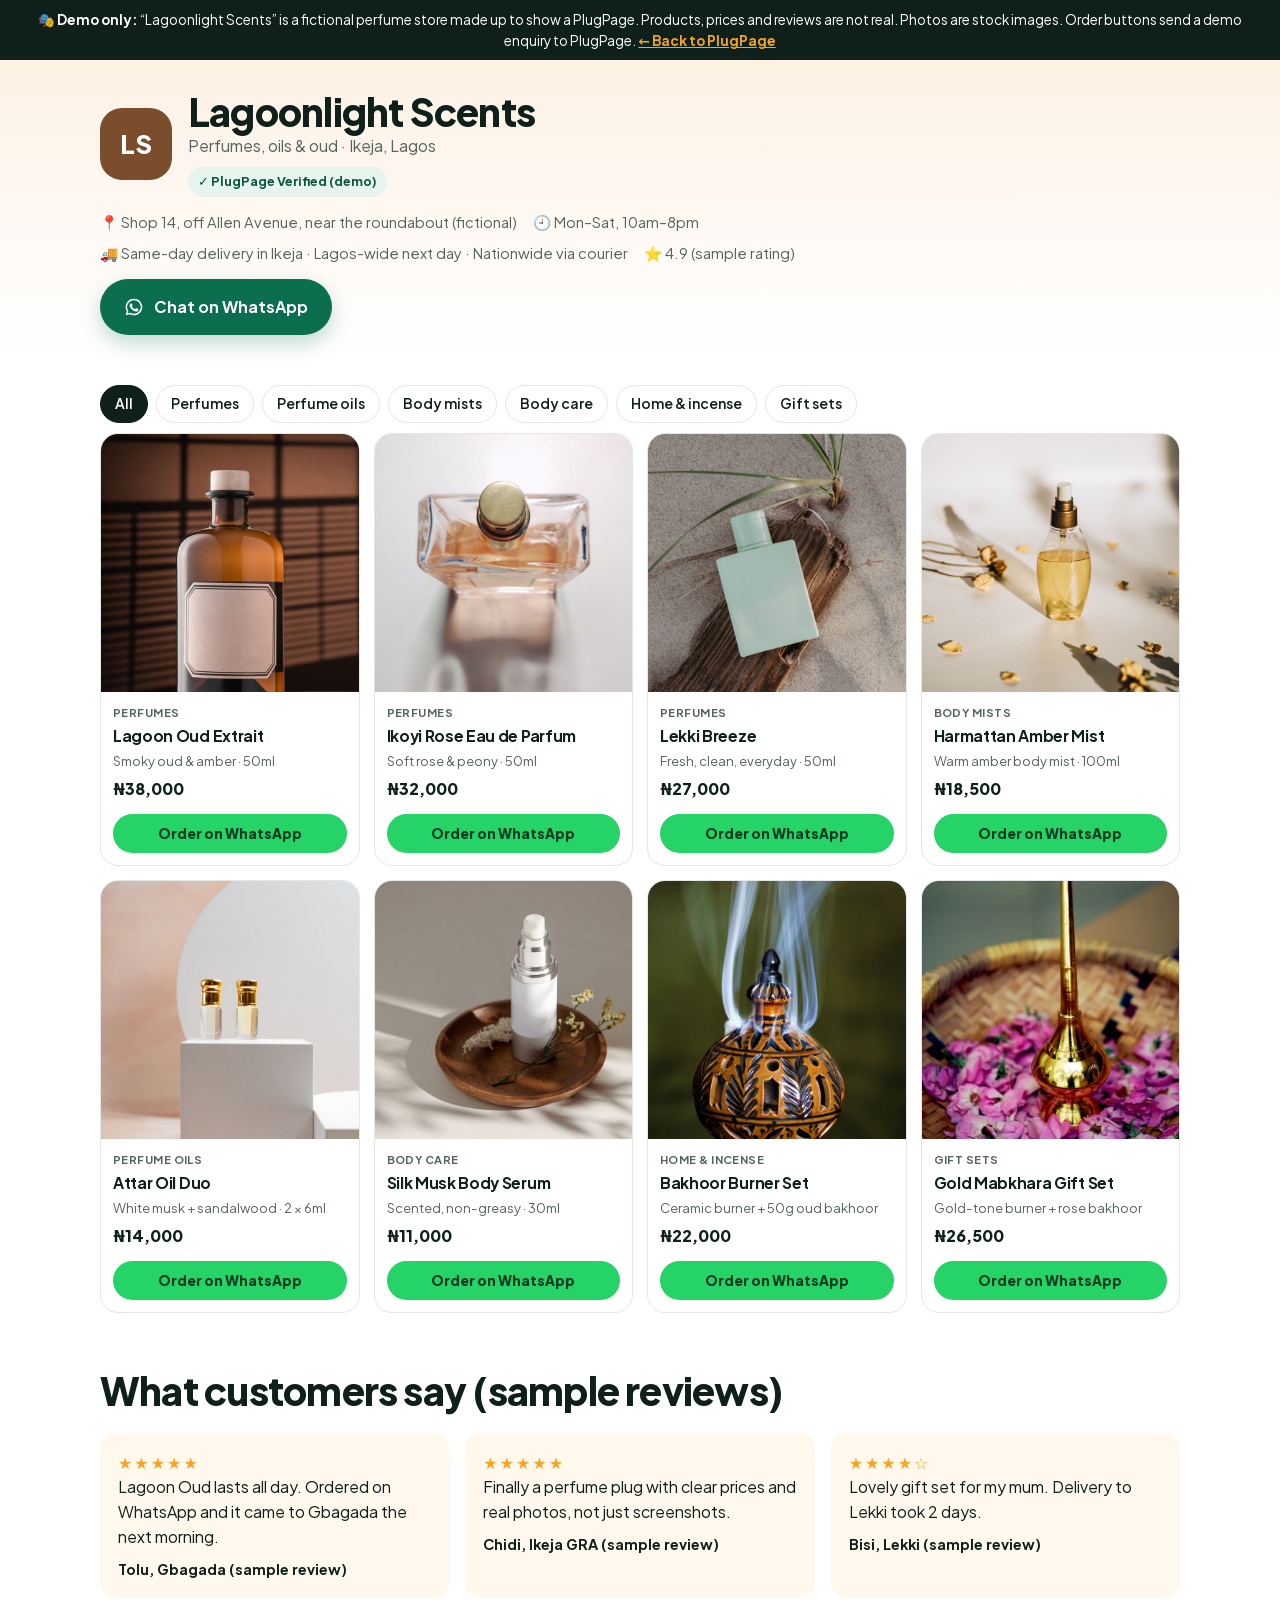
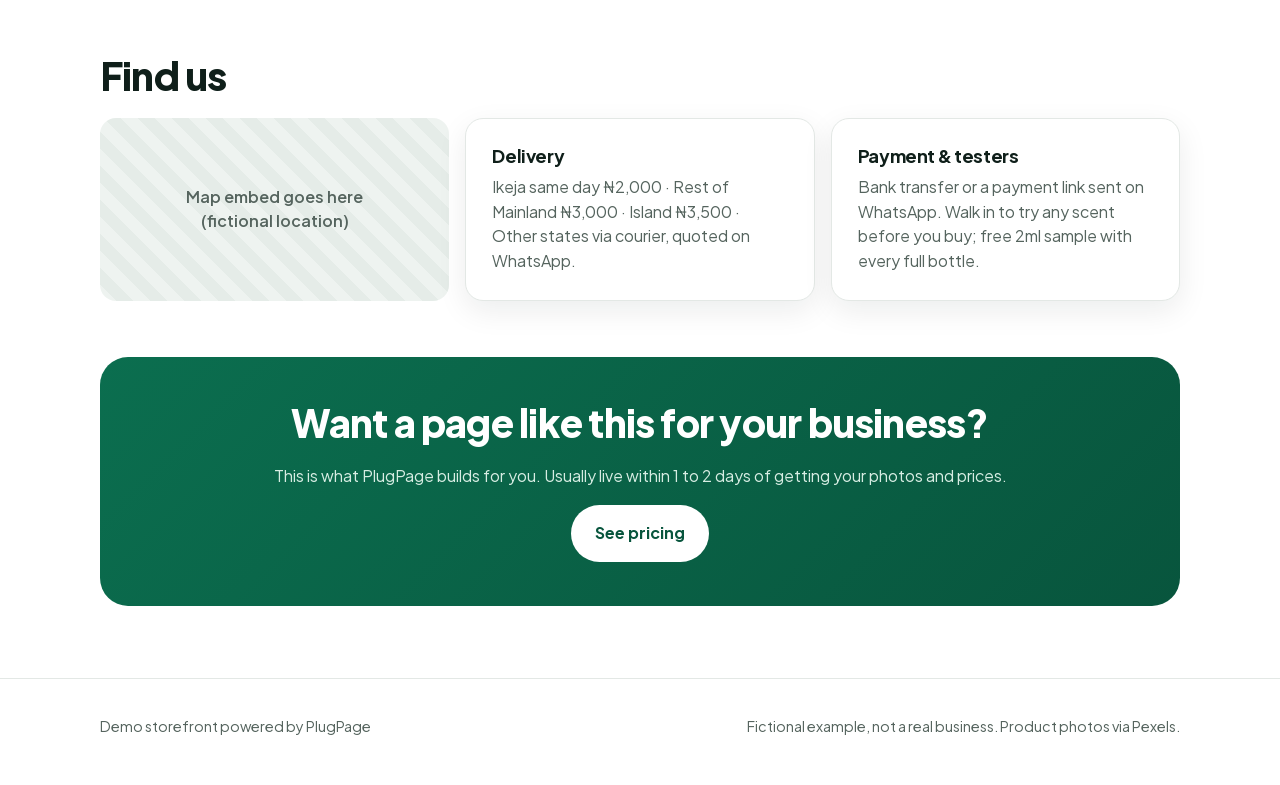
<file: demo/index.html>
<!doctype html>
<html lang="en-NG" class="__variable_532bb9">
  <head>
    <meta charset="utf-8" />
    <meta name="viewport" content="width=device-width, initial-scale=1" />
    <link
      rel="preload"
      href="../fonts/636a5ac981f94f8b-s.p.woff2"
      as="font"
      crossorigin=""
      type="font/woff2"
    />
    <link rel="preload" as="image" href="lagoon-oud.jpg" />
    <link rel="preload" as="image" href="ikoyi-rose.jpg" />
    <link rel="preload" as="image" href="lekki-breeze.jpg" />
    <link rel="preload" as="image" href="harmattan-amber-mist.jpg" />
    <link rel="stylesheet" href="../css/style.css" />
    <meta name="theme-color" content="#0B6E4F" />
    <title>Demo shop: Lagoonlight Scents (fictional example) | PlugPage</title>
    <meta
      name="description"
      content="A sample PlugPage storefront for a fictional Lagos perfume store. See catalogue, verified badge, sample reviews and WhatsApp ordering."
    />
    <meta
      name="keywords"
      content="WhatsApp store Nigeria,online shop Lagos,small business website Nigeria,Google Business Profile Nigeria,sell on WhatsApp,PlugPage"
    />
    <meta name="robots" content="noindex, follow" />
    <link rel="canonical" href="https://plugpage.pages.dev/demo/" />
    <meta
      property="og:title"
      content="PlugPage: Your WhatsApp shop, found and trusted."
    />
    <meta
      property="og:description"
      content="PlugPage turns your WhatsApp business into a Google-findable, trusted online shop. Usually live within 1 to 2 days of getting your photos and prices. No app to learn, no website to manage. Built for Nigerian sellers."
    />
    <meta property="og:url" content="https://plugpage.pages.dev/demo/" />
    <meta property="og:site_name" content="PlugPage" />
    <meta property="og:locale" content="en_NG" />
    <meta property="og:image" content="https://plugpage.pages.dev/og.png" />
    <meta property="og:image:width" content="1200" />
    <meta property="og:image:height" content="630" />
    <meta property="og:image:alt" content="PlugPage" />
    <meta property="og:type" content="website" />
    <meta name="twitter:card" content="summary_large_image" />
    <meta
      name="twitter:title"
      content="PlugPage: Your WhatsApp shop, found and trusted."
    />
    <meta
      name="twitter:description"
      content="PlugPage turns your WhatsApp business into a Google-findable, trusted online shop. Usually live within 1 to 2 days of getting your photos and prices. No app to learn, no website to manage. Built for Nigerian sellers."
    />
    <meta name="twitter:image" content="https://plugpage.pages.dev/og.png" />
    <link rel="icon" href="../favicon.ico" sizes="48x48" />
    <link rel="icon" href="../icon.svg" type="image/svg+xml" />
    <link rel="apple-touch-icon" href="../apple-touch-icon.png" />
  </head>
  <body>
    <script type="application/ld+json">
      {
        "@context": "https://schema.org",
        "@type": "Store",
        "name": "Lagoonlight Scents (fictional demo)",
        "address": {
          "@type": "PostalAddress",
          "addressLocality": "Ikeja",
          "addressRegion": "Lagos",
          "addressCountry": "NG"
        },
        "priceRange": "₦₦"
      }
    </script>
    <div class="sf-banner" role="note">
      🎭 <strong>Demo only:</strong> “Lagoonlight Scents” is a fictional perfume
      store made up to show a PlugPage. Products, prices and reviews are not
      real. Photos are stock images. Order buttons send a demo enquiry to
      PlugPage. <a href="../index.html">← Back to PlugPage</a>
    </div>
    <main>
      <section class="sf-hero">
        <div class="wrap">
          <div class="sf-head">
            <div
              class="sf-avatar"
              aria-hidden="true"
              style="background: #7a4e2d"
            >
              LS
            </div>
            <div>
              <h1 style="font-size: clamp(1.6rem, 5vw, 2.4rem); margin: 0">
                Lagoonlight Scents
              </h1>
              <div style="color: var(--muted)">
                Perfumes, oils &amp; oud · Ikeja, Lagos
              </div>
              <div style="margin-top: 8px">
                <span class="verified">✓ PlugPage Verified (demo)</span>
              </div>
            </div>
          </div>
          <div class="sf-meta">
            <span
              >📍 Shop 14, off Allen Avenue, near the roundabout
              (fictional)</span
            ><span>🕘 Mon–Sat, 10am–8pm</span
            ><span
              >🚚 Same-day delivery in Ikeja · Lagos-wide next day · Nationwide
              via courier</span
            ><span>⭐ 4.9 (sample rating)</span>
          </div>
          <a
            class="btn btn-primary"
            href="https://wa.me/2349014442677?text=%5BPlugPage%20demo%20enquiry%5D%20Hi%20PlugPage!%20I&#x27;m%20viewing%20the%20Lagoonlight%20Scents%20demo%20shop%20(fictional)%20and%20want%20a%20page%20like%20this%20for%20my%20business."
            target="_blank"
            rel="noopener noreferrer"
            ><svg
              class="wa-ico"
              viewBox="0 0 24 24"
              aria-hidden="true"
              fill="currentColor"
            >
              <path
                d="M12 2a10 10 0 0 0-8.6 15.1L2 22l5-1.3A10 10 0 1 0 12 2zm0 18.2c-1.5 0-3-.4-4.3-1.2l-.3-.2-3 .8.8-2.9-.2-.3A8.2 8.2 0 1 1 12 20.2zm4.5-6.1c-.2-.1-1.5-.7-1.7-.8-.2-.1-.4-.1-.6.1l-.8 1c-.1.2-.3.2-.5.1a6.7 6.7 0 0 1-3.3-2.9c-.2-.4.2-.4.7-1.3.1-.2 0-.3 0-.4l-.8-1.8c-.2-.5-.4-.4-.6-.4h-.5a1 1 0 0 0-.7.3 3 3 0 0 0-.9 2.2c0 1.3.9 2.5 1.1 2.7.1.2 1.8 2.8 4.4 3.9 1.6.7 2.3.8 3.1.6.5-.1 1.5-.6 1.7-1.2.2-.6.2-1.1.2-1.2-.1-.1-.3-.2-.5-.3z"
              ></path>
            </svg>
            Chat on WhatsApp</a
          >
        </div>
      </section>
      <section class="section" style="padding-top: 24px">
        <div class="wrap">
          <div class="sf-tabs" aria-label="Categories (demo)">
            <span class="on">All</span><span class="">Perfumes</span
            ><span class="">Perfume oils</span><span class="">Body mists</span
            ><span class="">Body care</span
            ><span class="">Home &amp; incense</span
            ><span class="">Gift sets</span>
          </div>
          <div class="products">
            <article class="prod">
              <div class="img">
                <img
                  src="lagoon-oud.jpg"
                  alt="Lagoon Oud Extrait: Smoky oud &amp; amber · 50ml (stock photo)"
                  width="720"
                  height="720"
                  loading="eager"
                  decoding="async"
                />
              </div>
              <div class="body">
                <span class="cat">Perfumes</span>
                <h3>Lagoon Oud Extrait</h3>
                <p>Smoky oud &amp; amber · 50ml</p>
                <div class="pr">₦38,000</div>
                <a
                  class="order"
                  href="https://wa.me/2349014442677?text=%5BPlugPage%20demo%20enquiry%5D%20Hi%20PlugPage!%20I%20tapped%20%22Order%22%20on%20Lagoon%20Oud%20Extrait%20(%E2%82%A638%2C000)%20in%20the%20Lagoonlight%20Scents%20demo%20shop%20(fictional).%20I&#x27;d%20like%20a%20PlugPage%20like%20this%20for%20my%20business."
                  target="_blank"
                  rel="noopener noreferrer"
                  >Order on WhatsApp</a
                >
              </div>
            </article>
            <article class="prod">
              <div class="img">
                <img
                  src="ikoyi-rose.jpg"
                  alt="Ikoyi Rose Eau de Parfum: Soft rose &amp; peony · 50ml (stock photo)"
                  width="720"
                  height="720"
                  loading="eager"
                  decoding="async"
                />
              </div>
              <div class="body">
                <span class="cat">Perfumes</span>
                <h3>Ikoyi Rose Eau de Parfum</h3>
                <p>Soft rose &amp; peony · 50ml</p>
                <div class="pr">₦32,000</div>
                <a
                  class="order"
                  href="https://wa.me/2349014442677?text=%5BPlugPage%20demo%20enquiry%5D%20Hi%20PlugPage!%20I%20tapped%20%22Order%22%20on%20Ikoyi%20Rose%20Eau%20de%20Parfum%20(%E2%82%A632%2C000)%20in%20the%20Lagoonlight%20Scents%20demo%20shop%20(fictional).%20I&#x27;d%20like%20a%20PlugPage%20like%20this%20for%20my%20business."
                  target="_blank"
                  rel="noopener noreferrer"
                  >Order on WhatsApp</a
                >
              </div>
            </article>
            <article class="prod">
              <div class="img">
                <img
                  src="lekki-breeze.jpg"
                  alt="Lekki Breeze: Fresh, clean, everyday · 50ml (stock photo)"
                  width="720"
                  height="720"
                  loading="eager"
                  decoding="async"
                />
              </div>
              <div class="body">
                <span class="cat">Perfumes</span>
                <h3>Lekki Breeze</h3>
                <p>Fresh, clean, everyday · 50ml</p>
                <div class="pr">₦27,000</div>
                <a
                  class="order"
                  href="https://wa.me/2349014442677?text=%5BPlugPage%20demo%20enquiry%5D%20Hi%20PlugPage!%20I%20tapped%20%22Order%22%20on%20Lekki%20Breeze%20(%E2%82%A627%2C000)%20in%20the%20Lagoonlight%20Scents%20demo%20shop%20(fictional).%20I&#x27;d%20like%20a%20PlugPage%20like%20this%20for%20my%20business."
                  target="_blank"
                  rel="noopener noreferrer"
                  >Order on WhatsApp</a
                >
              </div>
            </article>
            <article class="prod">
              <div class="img">
                <img
                  src="harmattan-amber-mist.jpg"
                  alt="Harmattan Amber Mist: Warm amber body mist · 100ml (stock photo)"
                  width="720"
                  height="720"
                  loading="eager"
                  decoding="async"
                />
              </div>
              <div class="body">
                <span class="cat">Body mists</span>
                <h3>Harmattan Amber Mist</h3>
                <p>Warm amber body mist · 100ml</p>
                <div class="pr">₦18,500</div>
                <a
                  class="order"
                  href="https://wa.me/2349014442677?text=%5BPlugPage%20demo%20enquiry%5D%20Hi%20PlugPage!%20I%20tapped%20%22Order%22%20on%20Harmattan%20Amber%20Mist%20(%E2%82%A618%2C500)%20in%20the%20Lagoonlight%20Scents%20demo%20shop%20(fictional).%20I&#x27;d%20like%20a%20PlugPage%20like%20this%20for%20my%20business."
                  target="_blank"
                  rel="noopener noreferrer"
                  >Order on WhatsApp</a
                >
              </div>
            </article>
            <article class="prod">
              <div class="img">
                <img
                  src="attar-oil-duo.jpg"
                  alt="Attar Oil Duo: White musk + sandalwood · 2 × 6ml (stock photo)"
                  width="720"
                  height="720"
                  loading="lazy"
                  decoding="async"
                />
              </div>
              <div class="body">
                <span class="cat">Perfume oils</span>
                <h3>Attar Oil Duo</h3>
                <p>White musk + sandalwood · 2 × 6ml</p>
                <div class="pr">₦14,000</div>
                <a
                  class="order"
                  href="https://wa.me/2349014442677?text=%5BPlugPage%20demo%20enquiry%5D%20Hi%20PlugPage!%20I%20tapped%20%22Order%22%20on%20Attar%20Oil%20Duo%20(%E2%82%A614%2C000)%20in%20the%20Lagoonlight%20Scents%20demo%20shop%20(fictional).%20I&#x27;d%20like%20a%20PlugPage%20like%20this%20for%20my%20business."
                  target="_blank"
                  rel="noopener noreferrer"
                  >Order on WhatsApp</a
                >
              </div>
            </article>
            <article class="prod">
              <div class="img">
                <img
                  src="silk-musk-body-serum.jpg"
                  alt="Silk Musk Body Serum: Scented, non-greasy · 30ml (stock photo)"
                  width="720"
                  height="720"
                  loading="lazy"
                  decoding="async"
                />
              </div>
              <div class="body">
                <span class="cat">Body care</span>
                <h3>Silk Musk Body Serum</h3>
                <p>Scented, non-greasy · 30ml</p>
                <div class="pr">₦11,000</div>
                <a
                  class="order"
                  href="https://wa.me/2349014442677?text=%5BPlugPage%20demo%20enquiry%5D%20Hi%20PlugPage!%20I%20tapped%20%22Order%22%20on%20Silk%20Musk%20Body%20Serum%20(%E2%82%A611%2C000)%20in%20the%20Lagoonlight%20Scents%20demo%20shop%20(fictional).%20I&#x27;d%20like%20a%20PlugPage%20like%20this%20for%20my%20business."
                  target="_blank"
                  rel="noopener noreferrer"
                  >Order on WhatsApp</a
                >
              </div>
            </article>
            <article class="prod">
              <div class="img">
                <img
                  src="bakhoor-burner-set.jpg"
                  alt="Bakhoor Burner Set: Ceramic burner + 50g oud bakhoor (stock photo)"
                  width="720"
                  height="720"
                  loading="lazy"
                  decoding="async"
                />
              </div>
              <div class="body">
                <span class="cat">Home &amp; incense</span>
                <h3>Bakhoor Burner Set</h3>
                <p>Ceramic burner + 50g oud bakhoor</p>
                <div class="pr">₦22,000</div>
                <a
                  class="order"
                  href="https://wa.me/2349014442677?text=%5BPlugPage%20demo%20enquiry%5D%20Hi%20PlugPage!%20I%20tapped%20%22Order%22%20on%20Bakhoor%20Burner%20Set%20(%E2%82%A622%2C000)%20in%20the%20Lagoonlight%20Scents%20demo%20shop%20(fictional).%20I&#x27;d%20like%20a%20PlugPage%20like%20this%20for%20my%20business."
                  target="_blank"
                  rel="noopener noreferrer"
                  >Order on WhatsApp</a
                >
              </div>
            </article>
            <article class="prod">
              <div class="img">
                <img
                  src="gold-mabkhara-gift.jpg"
                  alt="Gold Mabkhara Gift Set: Gold-tone burner + rose bakhoor (stock photo)"
                  width="720"
                  height="720"
                  loading="lazy"
                  decoding="async"
                />
              </div>
              <div class="body">
                <span class="cat">Gift sets</span>
                <h3>Gold Mabkhara Gift Set</h3>
                <p>Gold-tone burner + rose bakhoor</p>
                <div class="pr">₦26,500</div>
                <a
                  class="order"
                  href="https://wa.me/2349014442677?text=%5BPlugPage%20demo%20enquiry%5D%20Hi%20PlugPage!%20I%20tapped%20%22Order%22%20on%20Gold%20Mabkhara%20Gift%20Set%20(%E2%82%A626%2C500)%20in%20the%20Lagoonlight%20Scents%20demo%20shop%20(fictional).%20I&#x27;d%20like%20a%20PlugPage%20like%20this%20for%20my%20business."
                  target="_blank"
                  rel="noopener noreferrer"
                  >Order on WhatsApp</a
                >
              </div>
            </article>
          </div>
          <h2 style="margin-top: 56px">What customers say (sample reviews)</h2>
          <div class="info-grid">
            <div class="review">
              <div class="stars" aria-label="5 out of 5">★★★★★</div>
              <div>
                Lagoon Oud lasts all day. Ordered on WhatsApp and it came to
                Gbagada the next morning.
              </div>
              <b>Tolu, Gbagada (sample review)</b>
            </div>
            <div class="review">
              <div class="stars" aria-label="5 out of 5">★★★★★</div>
              <div>
                Finally a perfume plug with clear prices and real photos, not
                just screenshots.
              </div>
              <b>Chidi, Ikeja GRA (sample review)</b>
            </div>
            <div class="review">
              <div class="stars" aria-label="4 out of 5">★★★★☆</div>
              <div>
                Lovely gift set for my mum. Delivery to Lekki took 2 days.
              </div>
              <b>Bisi, Lekki (sample review)</b>
            </div>
          </div>
          <h2 style="margin-top: 56px">Find us</h2>
          <div class="info-grid">
            <div class="map-ph">
              Map embed goes here<br />(fictional location)
            </div>
            <div class="card">
              <h3>Delivery</h3>
              <p>
                Ikeja same day ₦2,000 · Rest of Mainland ₦3,000 · Island ₦3,500
                · Other states via courier, quoted on WhatsApp.
              </p>
            </div>
            <div class="card">
              <h3>Payment &amp; testers</h3>
              <p>
                Bank transfer or a payment link sent on WhatsApp. Walk in to try any scent before
                you buy; free 2ml sample with every full bottle.
              </p>
            </div>
          </div>
          <div class="contact" style="margin-top: 56px">
            <h2>Want a page like this for your business?</h2>
            <p>This is what PlugPage builds for you. Usually live within 1 to 2 days of getting your photos and prices.</p>
            <a class="btn btn-primary" href="../index.html#pricing"
              >See pricing</a
            >
          </div>
        </div>
      </section>
    </main>
    <footer>
      <div class="wrap">
        <span
          >Demo storefront powered by <a href="../index.html">PlugPage</a></span
        ><span
          >Fictional example, not a real business. Product photos via
          Pexels.</span
        >
      </div>
    </footer>
  </body>
</html>
</file>
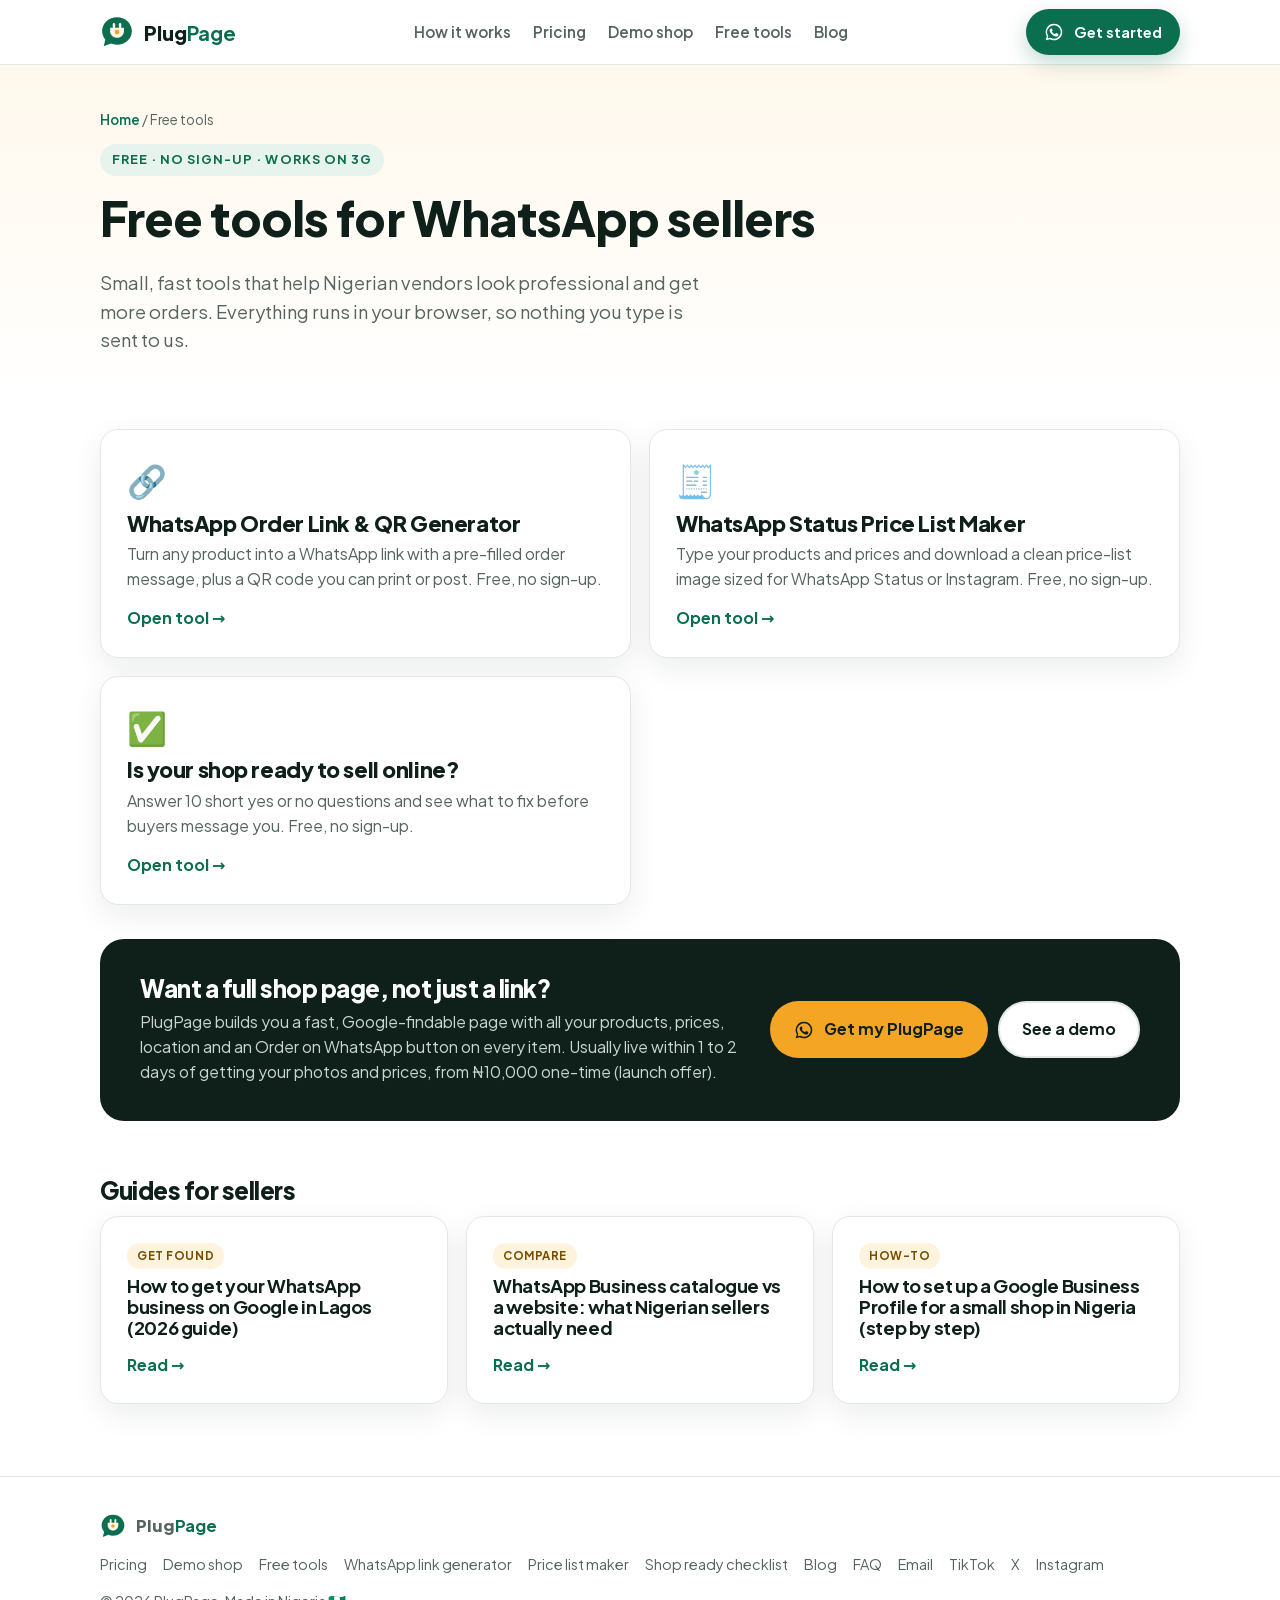
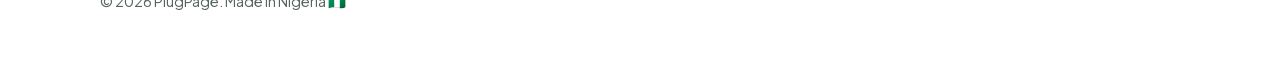
<file: tools/index.html>
<!doctype html>
<html lang="en-NG" class="__variable_532bb9">
  <head>
    <meta charset="utf-8" />
    <meta name="viewport" content="width=device-width, initial-scale=1" />
    <link
      rel="preload"
      href="../fonts/636a5ac981f94f8b-s.p.woff2"
      as="font"
      crossorigin=""
      type="font/woff2"
    />
    <link rel="preload" as="image" href="../logo.svg" />
    <link rel="stylesheet" href="../css/style.css" />
    <meta name="theme-color" content="#0B6E4F" />
    <title>Free tools for WhatsApp sellers in Nigeria | PlugPage</title>
    <meta
      name="description"
      content="Free, no-sign-up tools for Nigerian vendors: make WhatsApp order links and QR codes, and design price-list images for WhatsApp Status and Instagram."
    />
    <meta
      name="keywords"
      content="WhatsApp store Nigeria,online shop Lagos,small business website Nigeria,Google Business Profile Nigeria,sell on WhatsApp,PlugPage"
    />
    <meta name="robots" content="index, follow" />
    <link rel="canonical" href="https://plugpage.pages.dev/tools/" />
    <meta
      property="og:title"
      content="Free tools for WhatsApp sellers in Nigeria | PlugPage"
    />
    <meta
      property="og:description"
      content="WhatsApp order link &amp; QR generator and a price-list image maker. Free, no sign-up."
    />
    <meta property="og:url" content="https://plugpage.pages.dev/tools/" />
    <meta
      property="og:image"
      content="https://plugpage.pages.dev/og-tools.png"
    />
    <meta property="og:image:width" content="1200" />
    <meta property="og:image:height" content="630" />
    <meta name="twitter:card" content="summary_large_image" />
    <meta
      name="twitter:title"
      content="Free tools for WhatsApp sellers in Nigeria | PlugPage"
    />
    <meta
      name="twitter:description"
      content="WhatsApp order link &amp; QR generator and a price-list image maker. Free, no sign-up."
    />
    <meta
      name="twitter:image"
      content="https://plugpage.pages.dev/og-tools.png"
    />
    <link rel="icon" href="../favicon.ico" sizes="48x48" />
    <link rel="icon" href="../icon.svg" type="image/svg+xml" />
    <link rel="apple-touch-icon" href="../apple-touch-icon.png" />
  </head>
  <body>
    <script type="application/ld+json">
      {
        "@context": "https://schema.org",
        "@type": "CollectionPage",
        "name": "Free tools for WhatsApp sellers in Nigeria",
        "url": "https://plugpage.pages.dev/tools/",
        "hasPart": [
          {
            "@type": "WebApplication",
            "name": "WhatsApp Order Link & QR Generator",
            "url": "https://plugpage.pages.dev/tools/whatsapp-link/"
          },
          {
            "@type": "WebApplication",
            "name": "WhatsApp Status Price List Maker",
            "url": "https://plugpage.pages.dev/tools/price-list/"
          },
          {
            "@type": "WebApplication",
            "name": "Is your shop ready to sell online?",
            "url": "https://plugpage.pages.dev/tools/shop-ready/"
          }
        ]
      }
    </script>
    <header class="nav">
      <div class="wrap">
        <a class="brand" aria-label="PlugPage home" href="../index.html"
          ><img src="../logo.svg" alt="" width="34" height="34" /><span
            >Plug<b>Page</b></span
          ></a
        >
        <nav class="nav-links" aria-label="Main">
          <a href="../index.html#how">How it works</a
          ><a href="../index.html#pricing">Pricing</a
          ><a href="../demo/index.html">Demo shop</a
          ><a href="index.html">Free tools</a
          ><a href="../blog/index.html">Blog</a>
        </nav>
        <a
          class="btn btn-primary"
          href="https://wa.me/2349014442677?text=Hi%20PlugPage!%20I&#x27;d%20like%20a%20PlugPage%20for%20my%20business.%0ABusiness%20name%3A%0AWhat%20I%20sell%3A%0AArea%2Flandmark%3A"
          target="_blank"
          rel="noopener noreferrer"
          ><svg
            class="wa-ico"
            viewBox="0 0 24 24"
            aria-hidden="true"
            fill="currentColor"
          >
            <path
              d="M12 2a10 10 0 0 0-8.6 15.1L2 22l5-1.3A10 10 0 1 0 12 2zm0 18.2c-1.5 0-3-.4-4.3-1.2l-.3-.2-3 .8.8-2.9-.2-.3A8.2 8.2 0 1 1 12 20.2zm4.5-6.1c-.2-.1-1.5-.7-1.7-.8-.2-.1-.4-.1-.6.1l-.8 1c-.1.2-.3.2-.5.1a6.7 6.7 0 0 1-3.3-2.9c-.2-.4.2-.4.7-1.3.1-.2 0-.3 0-.4l-.8-1.8c-.2-.5-.4-.4-.6-.4h-.5a1 1 0 0 0-.7.3 3 3 0 0 0-.9 2.2c0 1.3.9 2.5 1.1 2.7.1.2 1.8 2.8 4.4 3.9 1.6.7 2.3.8 3.1.6.5-.1 1.5-.6 1.7-1.2.2-.6.2-1.1.2-1.2-.1-.1-.3-.2-.5-.3z"
            ></path>
          </svg>
          Get started</a
        >
      </div>
    </header>
    <main>
      <section class="page-hero">
        <div class="wrap">
          <div class="crumbs">
            <a href="../index.html">Home</a> / Free tools
          </div>
          <span class="eyebrow">Free · No sign-up · Works on 3G</span>
          <h1>Free tools for WhatsApp sellers</h1>
          <p class="lead">
            Small, fast tools that help Nigerian vendors look professional and
            get more orders. Everything runs in your browser, so nothing you
            type is sent to us.
          </p>
        </div>
      </section>
      <section class="section" style="padding-top: 30px">
        <div class="wrap">
          <div class="grid-2">
            <a class="card card-link" href="whatsapp-link/index.html"
              ><span style="font-size: 2rem">🔗</span>
              <h2 style="font-size: 1.35rem; margin: 0">
                WhatsApp Order Link &amp; QR Generator
              </h2>
              <p>
                Turn any product into a WhatsApp link with a pre-filled order
                message, plus a QR code you can print or post. Free, no sign-up.
              </p>
              <span class="more">Open tool →</span></a
            ><a class="card card-link" href="price-list/index.html"
              ><span style="font-size: 2rem">🧾</span>
              <h2 style="font-size: 1.35rem; margin: 0">
                WhatsApp Status Price List Maker
              </h2>
              <p>
                Type your products and prices and download a clean price-list
                image sized for WhatsApp Status or Instagram. Free, no sign-up.
              </p>
              <span class="more">Open tool →</span></a
            ><a class="card card-link" href="shop-ready/index.html"
              ><span style="font-size: 2rem">✅</span>
              <h2 style="font-size: 1.35rem; margin: 0">
                Is your shop ready to sell online?
              </h2>
              <p>
                Answer 10 short yes or no questions and see what to fix before
                buyers message you. Free, no sign-up.
              </p>
              <span class="more">Open tool →</span></a
            >
          </div>
          <div class="cta-band">
            <div>
              <h2 style="font-size: 1.5rem; margin-bottom: 8px">
                Want a full shop page, not just a link?
              </h2>
              <p>
                PlugPage builds you a fast, Google-findable page with all your
                products, prices, location and an Order on WhatsApp
                button on every item. Usually live within 1 to 2 days of getting your photos and prices, from ₦10,000 one-time
                (launch offer).
              </p>
            </div>
            <div style="display: flex; gap: 10px; flex-wrap: wrap">
              <a
                class="btn btn-amber"
                href="https://wa.me/2349014442677?text=Hi%20PlugPage!%20I&#x27;d%20like%20a%20PlugPage%20for%20my%20business.%0ABusiness%20name%3A%0AWhat%20I%20sell%3A%0AArea%2Flandmark%3A"
                target="_blank"
                rel="noopener noreferrer"
                ><svg
                  class="wa-ico"
                  viewBox="0 0 24 24"
                  aria-hidden="true"
                  fill="currentColor"
                >
                  <path
                    d="M12 2a10 10 0 0 0-8.6 15.1L2 22l5-1.3A10 10 0 1 0 12 2zm0 18.2c-1.5 0-3-.4-4.3-1.2l-.3-.2-3 .8.8-2.9-.2-.3A8.2 8.2 0 1 1 12 20.2zm4.5-6.1c-.2-.1-1.5-.7-1.7-.8-.2-.1-.4-.1-.6.1l-.8 1c-.1.2-.3.2-.5.1a6.7 6.7 0 0 1-3.3-2.9c-.2-.4.2-.4.7-1.3.1-.2 0-.3 0-.4l-.8-1.8c-.2-.5-.4-.4-.6-.4h-.5a1 1 0 0 0-.7.3 3 3 0 0 0-.9 2.2c0 1.3.9 2.5 1.1 2.7.1.2 1.8 2.8 4.4 3.9 1.6.7 2.3.8 3.1.6.5-.1 1.5-.6 1.7-1.2.2-.6.2-1.1.2-1.2-.1-.1-.3-.2-.5-.3z"
                  ></path>
                </svg>
                Get my PlugPage</a
              ><a class="btn btn-ghost" href="../demo/index.html">See a demo</a>
            </div>
          </div>
          <h2 style="margin-top: 56px; font-size: 1.5rem">
            Guides for sellers
          </h2>
          <div class="grid-3">
            <a
              class="card card-link"
              href="../blog/get-whatsapp-business-on-google-lagos/index.html"
              ><span class="tag-pill">Get found</span>
              <h3 style="margin: 0">
                How to get your WhatsApp business on Google in Lagos (2026
                guide)
              </h3>
              <span class="more">Read →</span></a
            ><a
              class="card card-link"
              href="../blog/whatsapp-business-catalogue-vs-website/index.html"
              ><span class="tag-pill">Compare</span>
              <h3 style="margin: 0">
                WhatsApp Business catalogue vs a website: what Nigerian sellers
                actually need
              </h3>
              <span class="more">Read →</span></a
            ><a
              class="card card-link"
              href="../blog/google-business-profile-nigeria-small-shop/index.html"
              ><span class="tag-pill">How-to</span>
              <h3 style="margin: 0">
                How to set up a Google Business Profile for a small shop in
                Nigeria (step by step)
              </h3>
              <span class="more">Read →</span></a
            >
          </div>
        </div>
      </section>
    </main>
    <footer>
      <div class="wrap">
        <div class="brand" style="font-size: 1.05rem">
          <img src="../logo.svg" alt="" width="26" height="26" /><span
            >Plug<b>Page</b></span
          >
        </div>
        <div>
          <a href="../index.html#pricing">Pricing</a
          ><a href="../demo/index.html">Demo shop</a
          ><a href="index.html">Free tools</a
          ><a href="whatsapp-link/index.html">WhatsApp link generator</a
          ><a href="price-list/index.html">Price list maker</a
          ><a href="shop-ready/index.html">Shop ready checklist</a
          ><a href="../blog/index.html">Blog</a
          ><a href="../index.html#faq">FAQ</a
          ><a href="mailto:plugpage@mail.grokbot.com">Email</a
          ><a
            href="https://www.tiktok.com/@plugpageng"
            target="_blank"
            rel="noopener noreferrer"
            aria-label="PlugPage on TikTok"
            >TikTok</a
          ><a
            href="https://x.com/AmarachukwuOnu4"
            target="_blank"
            rel="noopener noreferrer"
            aria-label="PlugPage on X"
            >X</a
          ><a
            href="https://www.instagram.com/plugpageng/"
            target="_blank"
            rel="noopener noreferrer"
            aria-label="PlugPage on Instagram"
            >Instagram</a
          >
        </div>
        <div>© 2026 PlugPage. Made in Nigeria 🇳🇬</div>
      </div>
    </footer>
  </body>
</html>
</file>
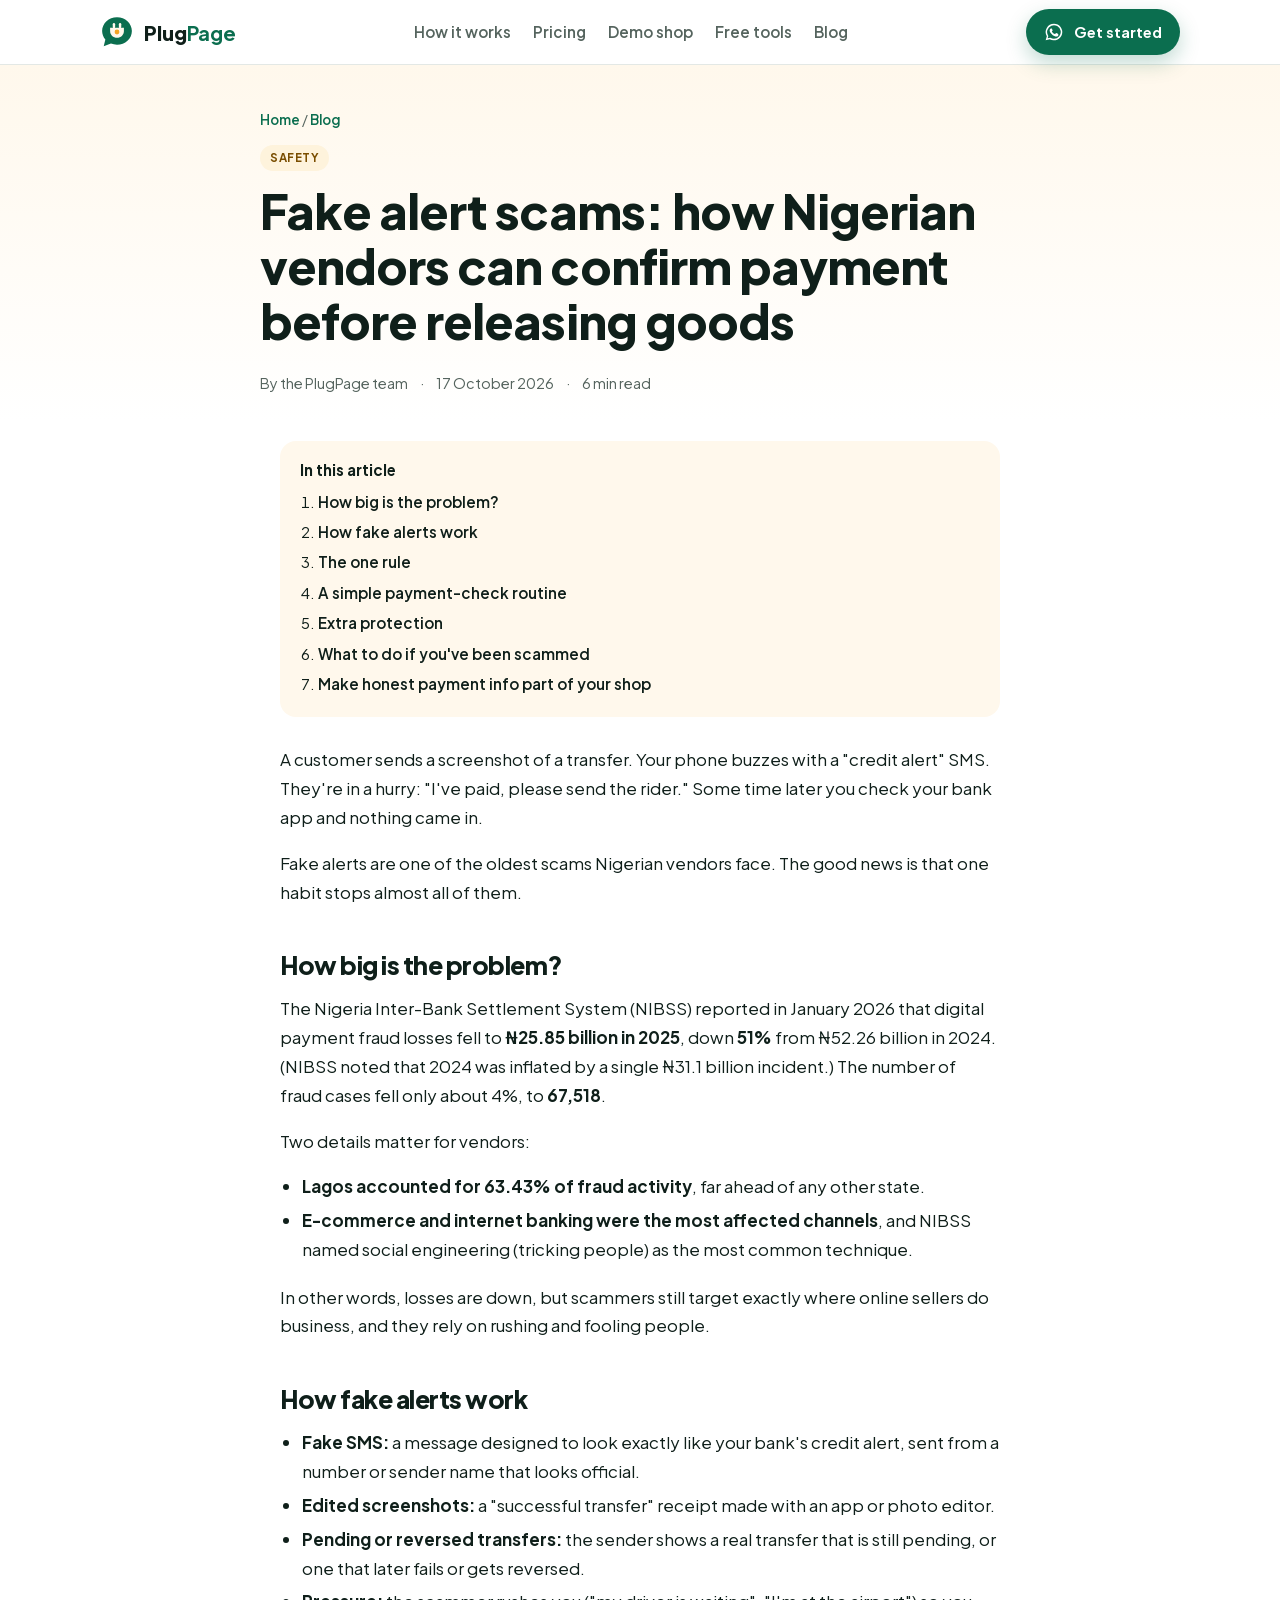
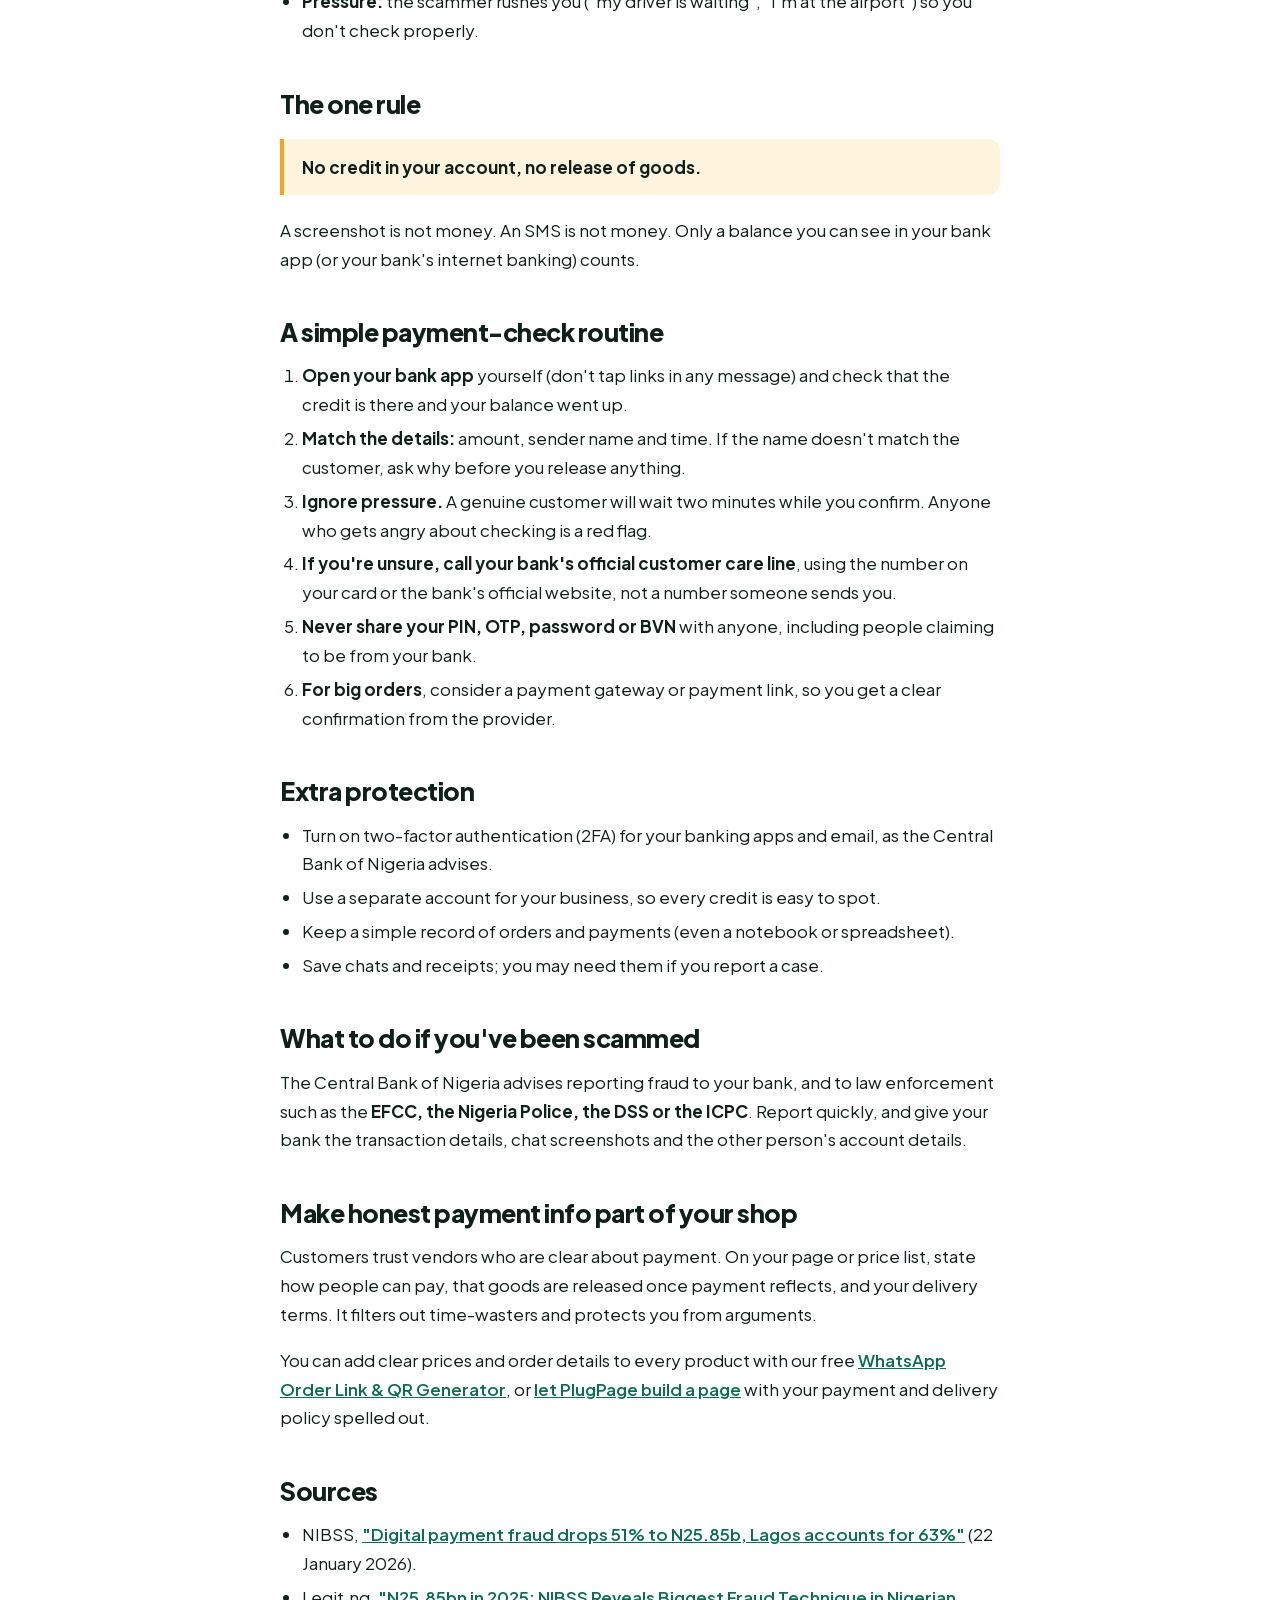
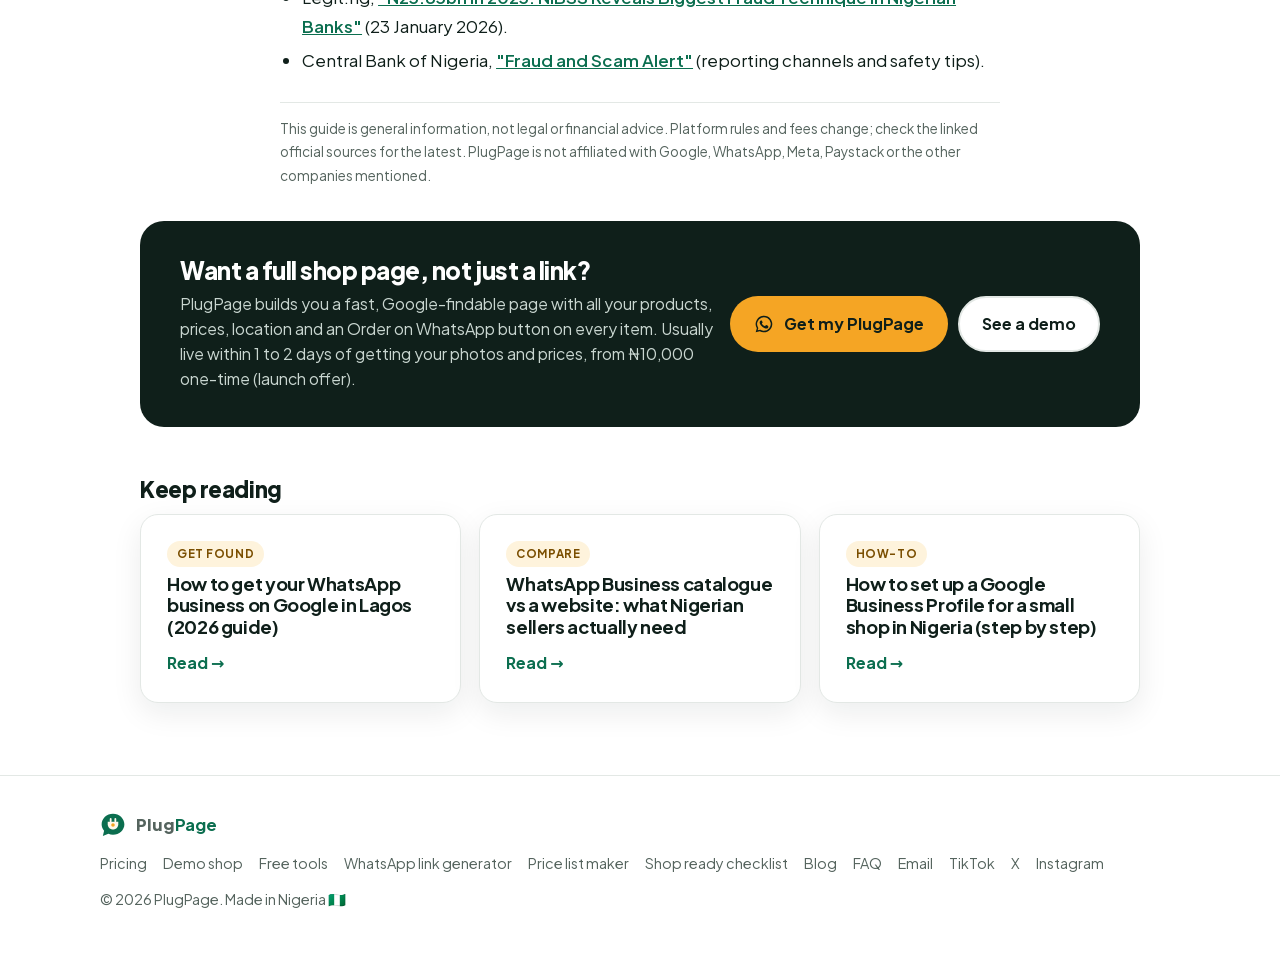
<file: blog/avoid-fake-alert-scams-vendors/index.html>
<!doctype html>
<html lang="en-NG" class="__variable_532bb9">
  <head>
    <meta charset="utf-8" />
    <meta name="viewport" content="width=device-width, initial-scale=1" />
    <link
      rel="preload"
      href="../../fonts/636a5ac981f94f8b-s.p.woff2"
      as="font"
      crossorigin=""
      type="font/woff2"
    />
    <link rel="preload" as="image" href="../../logo.svg" />
    <link rel="stylesheet" href="../../css/style.css" />
    <meta name="theme-color" content="#0B6E4F" />
    <title>
      Fake alert scams: how Nigerian vendors can confirm payment before
      releasing goods | PlugPage
    </title>
    <meta
      name="description"
      content="How fake bank alerts work, the one rule that stops them, and a simple payment-check routine for WhatsApp and Instagram vendors."
    />
    <meta
      name="keywords"
      content="WhatsApp store Nigeria,online shop Lagos,small business website Nigeria,Google Business Profile Nigeria,sell on WhatsApp,PlugPage"
    />
    <meta name="robots" content="index, follow" />
    <link rel="canonical" href="https://plugpage.pages.dev/blog/avoid-fake-alert-scams-vendors/" />
    <meta
      property="og:title"
      content="Fake alert scams: how Nigerian vendors can confirm payment before releasing goods"
    />
    <meta
      property="og:description"
      content="How fake bank alerts work, the one rule that stops them, and a simple payment-check routine for WhatsApp and Instagram vendors."
    />
    <meta
      property="og:url"
      content="https://plugpage.pages.dev/blog/avoid-fake-alert-scams-vendors/"
    />
    <meta
      property="og:image"
      content="https://plugpage.pages.dev/og-blog.png"
    />
    <meta property="og:image:width" content="1200" />
    <meta property="og:image:height" content="630" />
    <meta property="og:type" content="article" />
    <meta property="article:published_time" content="2026-10-17" />
    <meta name="twitter:card" content="summary_large_image" />
    <meta
      name="twitter:title"
      content="Fake alert scams: how Nigerian vendors can confirm payment before releasing goods"
    />
    <meta
      name="twitter:description"
      content="How fake bank alerts work, the one rule that stops them, and a simple payment-check routine for WhatsApp and Instagram vendors."
    />
    <meta
      name="twitter:image"
      content="https://plugpage.pages.dev/og-blog.png"
    />
    <link rel="icon" href="../../favicon.ico" sizes="48x48" />
    <link rel="icon" href="../../icon.svg" type="image/svg+xml" />
    <link rel="apple-touch-icon" href="../../apple-touch-icon.png" />
  </head>
  <body>
    <script type="application/ld+json">
      [
        {
          "@context": "https://schema.org",
          "@type": "BlogPosting",
          "headline": "Fake alert scams: how Nigerian vendors can confirm payment before releasing goods",
          "description": "How fake bank alerts work, the one rule that stops them, and a simple payment-check routine for WhatsApp and Instagram vendors.",
          "datePublished": "2026-10-17",
          "dateModified": "2026-10-17",
          "mainEntityOfPage": "https://plugpage.pages.dev/blog/avoid-fake-alert-scams-vendors/",
          "url": "https://plugpage.pages.dev/blog/avoid-fake-alert-scams-vendors/",
          "image": "https://plugpage.pages.dev/og-blog.png",
          "inLanguage": "en-NG",
          "author": {
            "@type": "Organization",
            "name": "PlugPage",
            "url": "https://plugpage.pages.dev"
          },
          "publisher": {
            "@type": "Organization",
            "name": "PlugPage",
            "url": "https://plugpage.pages.dev",
            "logo": {
              "@type": "ImageObject",
              "url": "https://plugpage.pages.dev/logo.svg"
            }
          }
        },
        {
          "@context": "https://schema.org",
          "@type": "BreadcrumbList",
          "itemListElement": [
            {
              "@type": "ListItem",
              "position": 1,
              "name": "Home",
              "item": "https://plugpage.pages.dev/"
            },
            {
              "@type": "ListItem",
              "position": 2,
              "name": "Blog",
              "item": "https://plugpage.pages.dev/blog/"
            },
            {
              "@type": "ListItem",
              "position": 3,
              "name": "Fake alert scams: how Nigerian vendors can confirm payment before releasing goods",
              "item": "https://plugpage.pages.dev/blog/avoid-fake-alert-scams-vendors/"
            }
          ]
        }
      ]
    </script>
    <header class="nav">
      <div class="wrap">
        <a class="brand" aria-label="PlugPage home" href="../../index.html"
          ><img src="../../logo.svg" alt="" width="34" height="34" /><span
            >Plug<b>Page</b></span
          ></a
        >
        <nav class="nav-links" aria-label="Main">
          <a href="../../index.html#how">How it works</a
          ><a href="../../index.html#pricing">Pricing</a
          ><a href="../../demo/index.html">Demo shop</a
          ><a href="../../tools/index.html">Free tools</a
          ><a href="../index.html">Blog</a>
        </nav>
        <a
          class="btn btn-primary"
          href="https://wa.me/2349014442677?text=Hi%20PlugPage!%20I&#x27;d%20like%20a%20PlugPage%20for%20my%20business.%0ABusiness%20name%3A%0AWhat%20I%20sell%3A%0AArea%2Flandmark%3A"
          target="_blank"
          rel="noopener noreferrer"
          ><svg
            class="wa-ico"
            viewBox="0 0 24 24"
            aria-hidden="true"
            fill="currentColor"
          >
            <path
              d="M12 2a10 10 0 0 0-8.6 15.1L2 22l5-1.3A10 10 0 1 0 12 2zm0 18.2c-1.5 0-3-.4-4.3-1.2l-.3-.2-3 .8.8-2.9-.2-.3A8.2 8.2 0 1 1 12 20.2zm4.5-6.1c-.2-.1-1.5-.7-1.7-.8-.2-.1-.4-.1-.6.1l-.8 1c-.1.2-.3.2-.5.1a6.7 6.7 0 0 1-3.3-2.9c-.2-.4.2-.4.7-1.3.1-.2 0-.3 0-.4l-.8-1.8c-.2-.5-.4-.4-.6-.4h-.5a1 1 0 0 0-.7.3 3 3 0 0 0-.9 2.2c0 1.3.9 2.5 1.1 2.7.1.2 1.8 2.8 4.4 3.9 1.6.7 2.3.8 3.1.6.5-.1 1.5-.6 1.7-1.2.2-.6.2-1.1.2-1.2-.1-.1-.3-.2-.5-.3z"
            ></path>
          </svg>
          Get started</a
        >
      </div>
    </header>
    <main>
      <section class="page-hero">
        <div class="wrap" style="max-width: 800px">
          <div class="crumbs">
            <a href="../../index.html">Home</a> /
            <a href="../index.html">Blog</a>
          </div>
          <span class="tag-pill">Safety</span>
          <h1 style="margin-top: 12px">
            Fake alert scams: how Nigerian vendors can confirm payment before
            releasing goods
          </h1>
          <div class="post-meta">
            <span>By the PlugPage team</span><span>·</span
            ><time datetime="2026-10-17">17 October 2026</time><span>·</span
            ><span>6 min read</span>
          </div>
        </div>
      </section>
      <section class="section" style="padding-top: 20px">
        <div class="wrap">
          <article class="prose">
            <nav class="toc" aria-label="In this article">
              <b>In this article</b>
              <ol>
                <li>
                  <a href="index.html#how-big-is-the-problem"
                    >How big is the problem?</a
                  >
                </li>
                <li>
                  <a href="index.html#how-fake-alerts-work"
                    >How fake alerts work</a
                  >
                </li>
                <li><a href="index.html#the-one-rule">The one rule</a></li>
                <li>
                  <a href="index.html#a-simple-payment-check-routine"
                    >A simple payment-check routine</a
                  >
                </li>
                <li>
                  <a href="index.html#extra-protection">Extra protection</a>
                </li>
                <li>
                  <a href="index.html#what-to-do-if-you-ve-been-scammed"
                    >What to do if you&#x27;ve been scammed</a
                  >
                </li>
                <li>
                  <a
                    href="index.html#make-honest-payment-info-part-of-your-shop"
                    >Make honest payment info part of your shop</a
                  >
                </li>
              </ol>
            </nav>
            <p>
              A customer sends a screenshot of a transfer. Your phone buzzes
              with a &quot;credit alert&quot; SMS. They&#x27;re in a hurry:
              &quot;I&#x27;ve paid, please send the rider.&quot; Some time later
              you check your bank app and nothing came in.
            </p>
            <p>
              Fake alerts are one of the oldest scams Nigerian vendors face. The
              good news is that one habit stops almost all of them.
            </p>
            <h2 id="how-big-is-the-problem">How big is the problem?</h2>
            <p>
              The Nigeria Inter-Bank Settlement System (NIBSS) reported in
              January 2026 that digital payment fraud losses fell to
              <strong>₦25.85 billion in 2025</strong>, down
              <strong>51%</strong> from ₦52.26 billion in 2024. (NIBSS noted
              that 2024 was inflated by a single ₦31.1 billion incident.) The
              number of fraud cases fell only about 4%, to
              <strong>67,518</strong>.
            </p>
            <p>Two details matter for vendors:</p>
            <ul>
              <li>
                <strong>Lagos accounted for 63.43% of fraud activity</strong>,
                far ahead of any other state.
              </li>
              <li>
                <strong
                  >E-commerce and internet banking were the most affected
                  channels</strong
                >, and NIBSS named social engineering (tricking people) as the
                most common technique.
              </li>
            </ul>
            <p>
              In other words, losses are down, but scammers still target exactly
              where online sellers do business, and they rely on rushing and
              fooling people.
            </p>
            <h2 id="how-fake-alerts-work">How fake alerts work</h2>
            <ul>
              <li>
                <strong>Fake SMS:</strong> a message designed to look exactly
                like your bank&#x27;s credit alert, sent from a number or sender
                name that looks official.
              </li>
              <li>
                <strong>Edited screenshots:</strong> a &quot;successful
                transfer&quot; receipt made with an app or photo editor.
              </li>
              <li>
                <strong>Pending or reversed transfers:</strong> the sender shows
                a real transfer that is still pending, or one that later fails
                or gets reversed.
              </li>
              <li>
                <strong>Pressure:</strong> the scammer rushes you (&quot;my
                driver is waiting&quot;, &quot;I&#x27;m at the airport&quot;) so
                you don&#x27;t check properly.
              </li>
            </ul>
            <h2 id="the-one-rule">The one rule</h2>
            <blockquote>
              <strong>No credit in your account, no release of goods.</strong>
            </blockquote>
            <p>
              A screenshot is not money. An SMS is not money. Only a balance you
              can see in your bank app (or your bank&#x27;s internet banking)
              counts.
            </p>
            <h2 id="a-simple-payment-check-routine">
              A simple payment-check routine
            </h2>
            <ol>
              <li>
                <strong>Open your bank app</strong> yourself (don&#x27;t tap
                links in any message) and check that the credit is there and
                your balance went up.
              </li>
              <li>
                <strong>Match the details:</strong> amount, sender name and
                time. If the name doesn&#x27;t match the customer, ask why
                before you release anything.
              </li>
              <li>
                <strong>Ignore pressure.</strong> A genuine customer will wait
                two minutes while you confirm. Anyone who gets angry about
                checking is a red flag.
              </li>
              <li>
                <strong
                  >If you&#x27;re unsure, call your bank&#x27;s official
                  customer care line</strong
                >, using the number on your card or the bank&#x27;s official
                website, not a number someone sends you.
              </li>
              <li>
                <strong>Never share your PIN, OTP, password or BVN</strong> with
                anyone, including people claiming to be from your bank.
              </li>
              <li>
                <strong>For big orders</strong>, consider a payment gateway or
                payment link, so you get a clear confirmation from the provider.
              </li>
            </ol>
            <h2 id="extra-protection">Extra protection</h2>
            <ul>
              <li>
                Turn on two-factor authentication (2FA) for your banking apps
                and email, as the Central Bank of Nigeria advises.
              </li>
              <li>
                Use a separate account for your business, so every credit is
                easy to spot.
              </li>
              <li>
                Keep a simple record of orders and payments (even a notebook or
                spreadsheet).
              </li>
              <li>
                Save chats and receipts; you may need them if you report a case.
              </li>
            </ul>
            <h2 id="what-to-do-if-you-ve-been-scammed">
              What to do if you&#x27;ve been scammed
            </h2>
            <p>
              The Central Bank of Nigeria advises reporting fraud to your bank,
              and to law enforcement such as the
              <strong>EFCC, the Nigeria Police, the DSS or the ICPC</strong>.
              Report quickly, and give your bank the transaction details, chat
              screenshots and the other person&#x27;s account details.
            </p>
            <h2 id="make-honest-payment-info-part-of-your-shop">
              Make honest payment info part of your shop
            </h2>
            <p>
              Customers trust vendors who are clear about payment. On your page
              or price list, state how people can pay, that goods are released
              once payment reflects, and your delivery terms. It filters out
              time-wasters and protects you from arguments.
            </p>
            <p>
              You can add clear prices and order details to every product with
              our free
              <a href="../../tools/whatsapp-link/index.html"
                >WhatsApp Order Link &amp; QR Generator</a
              >, or
              <a href="../../index.html#pricing">let PlugPage build a page</a>
              with your payment and delivery policy spelled out.
            </p>
            <h2 id="sources">Sources</h2>
            <ul>
              <li>
                NIBSS,
                <a
                  href="https://nibss-plc.com.ng/digital-payment-fraud-drops-51-to-n25-85b-lagos-accounts-for-63/"
                  target="_blank"
                  rel="noopener noreferrer"
                  >&quot;Digital payment fraud drops 51% to N25.85b, Lagos
                  accounts for 63%&quot;</a
                >
                (22 January 2026).
              </li>
              <li>
                Legit.ng,
                <a
                  href="https://www.legit.ng/business-economy/industry/1693827-n2585bn-2025-nibss-reveals-biggest-fraud-technique-nigerian-banks/"
                  target="_blank"
                  rel="noopener noreferrer"
                  >&quot;N25.85bn in 2025: NIBSS Reveals Biggest Fraud Technique
                  in Nigerian Banks&quot;</a
                >
                (23 January 2026).
              </li>
              <li>
                Central Bank of Nigeria,
                <a
                  href="https://www.cbn.gov.ng/supervision/cpdfraudandscam.html"
                  target="_blank"
                  rel="noopener noreferrer"
                  >&quot;Fraud and Scam Alert&quot;</a
                >
                (reporting channels and safety tips).
              </li>
            </ul>
            <p class="disclaim">
              This guide is general information, not legal or financial advice.
              Platform rules and fees change; check the linked official sources
              for the latest. PlugPage is not affiliated with Google, WhatsApp,
              Meta, Paystack or the other companies mentioned.
            </p>
          </article>
          <div style="max-width: 1000px; margin: 0 auto">
            <div class="cta-band">
              <div>
                <h2 style="font-size: 1.5rem; margin-bottom: 8px">
                  Want a full shop page, not just a link?
                </h2>
                <p>
                  PlugPage builds you a fast, Google-findable page with all your
                  products, prices, location and an Order on WhatsApp
                  button on every item. Usually live within 1 to 2 days of getting your photos and prices, from ₦10,000 one-time
                  (launch offer).
                </p>
              </div>
              <div style="display: flex; gap: 10px; flex-wrap: wrap">
                <a
                  class="btn btn-amber"
                  href="https://wa.me/2349014442677?text=Hi%20PlugPage!%20I&#x27;d%20like%20a%20PlugPage%20for%20my%20business.%0ABusiness%20name%3A%0AWhat%20I%20sell%3A%0AArea%2Flandmark%3A"
                  target="_blank"
                  rel="noopener noreferrer"
                  ><svg
                    class="wa-ico"
                    viewBox="0 0 24 24"
                    aria-hidden="true"
                    fill="currentColor"
                  >
                    <path
                      d="M12 2a10 10 0 0 0-8.6 15.1L2 22l5-1.3A10 10 0 1 0 12 2zm0 18.2c-1.5 0-3-.4-4.3-1.2l-.3-.2-3 .8.8-2.9-.2-.3A8.2 8.2 0 1 1 12 20.2zm4.5-6.1c-.2-.1-1.5-.7-1.7-.8-.2-.1-.4-.1-.6.1l-.8 1c-.1.2-.3.2-.5.1a6.7 6.7 0 0 1-3.3-2.9c-.2-.4.2-.4.7-1.3.1-.2 0-.3 0-.4l-.8-1.8c-.2-.5-.4-.4-.6-.4h-.5a1 1 0 0 0-.7.3 3 3 0 0 0-.9 2.2c0 1.3.9 2.5 1.1 2.7.1.2 1.8 2.8 4.4 3.9 1.6.7 2.3.8 3.1.6.5-.1 1.5-.6 1.7-1.2.2-.6.2-1.1.2-1.2-.1-.1-.3-.2-.5-.3z"
                    ></path>
                  </svg>
                  Get my PlugPage</a
                ><a class="btn btn-ghost" href="../../demo/index.html"
                  >See a demo</a
                >
              </div>
            </div>
            <h2 style="margin-top: 50px; font-size: 1.4rem">Keep reading</h2>
            <div class="grid-3">
              <a
                class="card card-link"
                href="../get-whatsapp-business-on-google-lagos/index.html"
                ><span class="tag-pill">Get found</span>
                <h3 style="margin: 0">
                  How to get your WhatsApp business on Google in Lagos (2026
                  guide)
                </h3>
                <span class="more">Read →</span></a
              ><a
                class="card card-link"
                href="../whatsapp-business-catalogue-vs-website/index.html"
                ><span class="tag-pill">Compare</span>
                <h3 style="margin: 0">
                  WhatsApp Business catalogue vs a website: what Nigerian
                  sellers actually need
                </h3>
                <span class="more">Read →</span></a
              ><a
                class="card card-link"
                href="../google-business-profile-nigeria-small-shop/index.html"
                ><span class="tag-pill">How-to</span>
                <h3 style="margin: 0">
                  How to set up a Google Business Profile for a small shop in
                  Nigeria (step by step)
                </h3>
                <span class="more">Read →</span></a
              >
            </div>
          </div>
        </div>
      </section>
    </main>
    <footer>
      <div class="wrap">
        <div class="brand" style="font-size: 1.05rem">
          <img src="../../logo.svg" alt="" width="26" height="26" /><span
            >Plug<b>Page</b></span
          >
        </div>
        <div>
          <a href="../../index.html#pricing">Pricing</a
          ><a href="../../demo/index.html">Demo shop</a
          ><a href="../../tools/index.html">Free tools</a
          ><a href="../../tools/whatsapp-link/index.html"
            >WhatsApp link generator</a
          ><a href="../../tools/price-list/index.html">Price list maker</a
          ><a href="../../tools/shop-ready/index.html">Shop ready checklist</a
          ><a href="../index.html">Blog</a><a href="../../index.html#faq">FAQ</a
          ><a href="mailto:plugpage@mail.grokbot.com">Email</a
          ><a
            href="https://www.tiktok.com/@plugpageng"
            target="_blank"
            rel="noopener noreferrer"
            aria-label="PlugPage on TikTok"
            >TikTok</a
          ><a
            href="https://x.com/AmarachukwuOnu4"
            target="_blank"
            rel="noopener noreferrer"
            aria-label="PlugPage on X"
            >X</a
          ><a
            href="https://www.instagram.com/plugpageng/"
            target="_blank"
            rel="noopener noreferrer"
            aria-label="PlugPage on Instagram"
            >Instagram</a
          >
        </div>
        <div>© 2026 PlugPage. Made in Nigeria 🇳🇬</div>
      </div>
    </footer>
  </body>
</html>
</file>
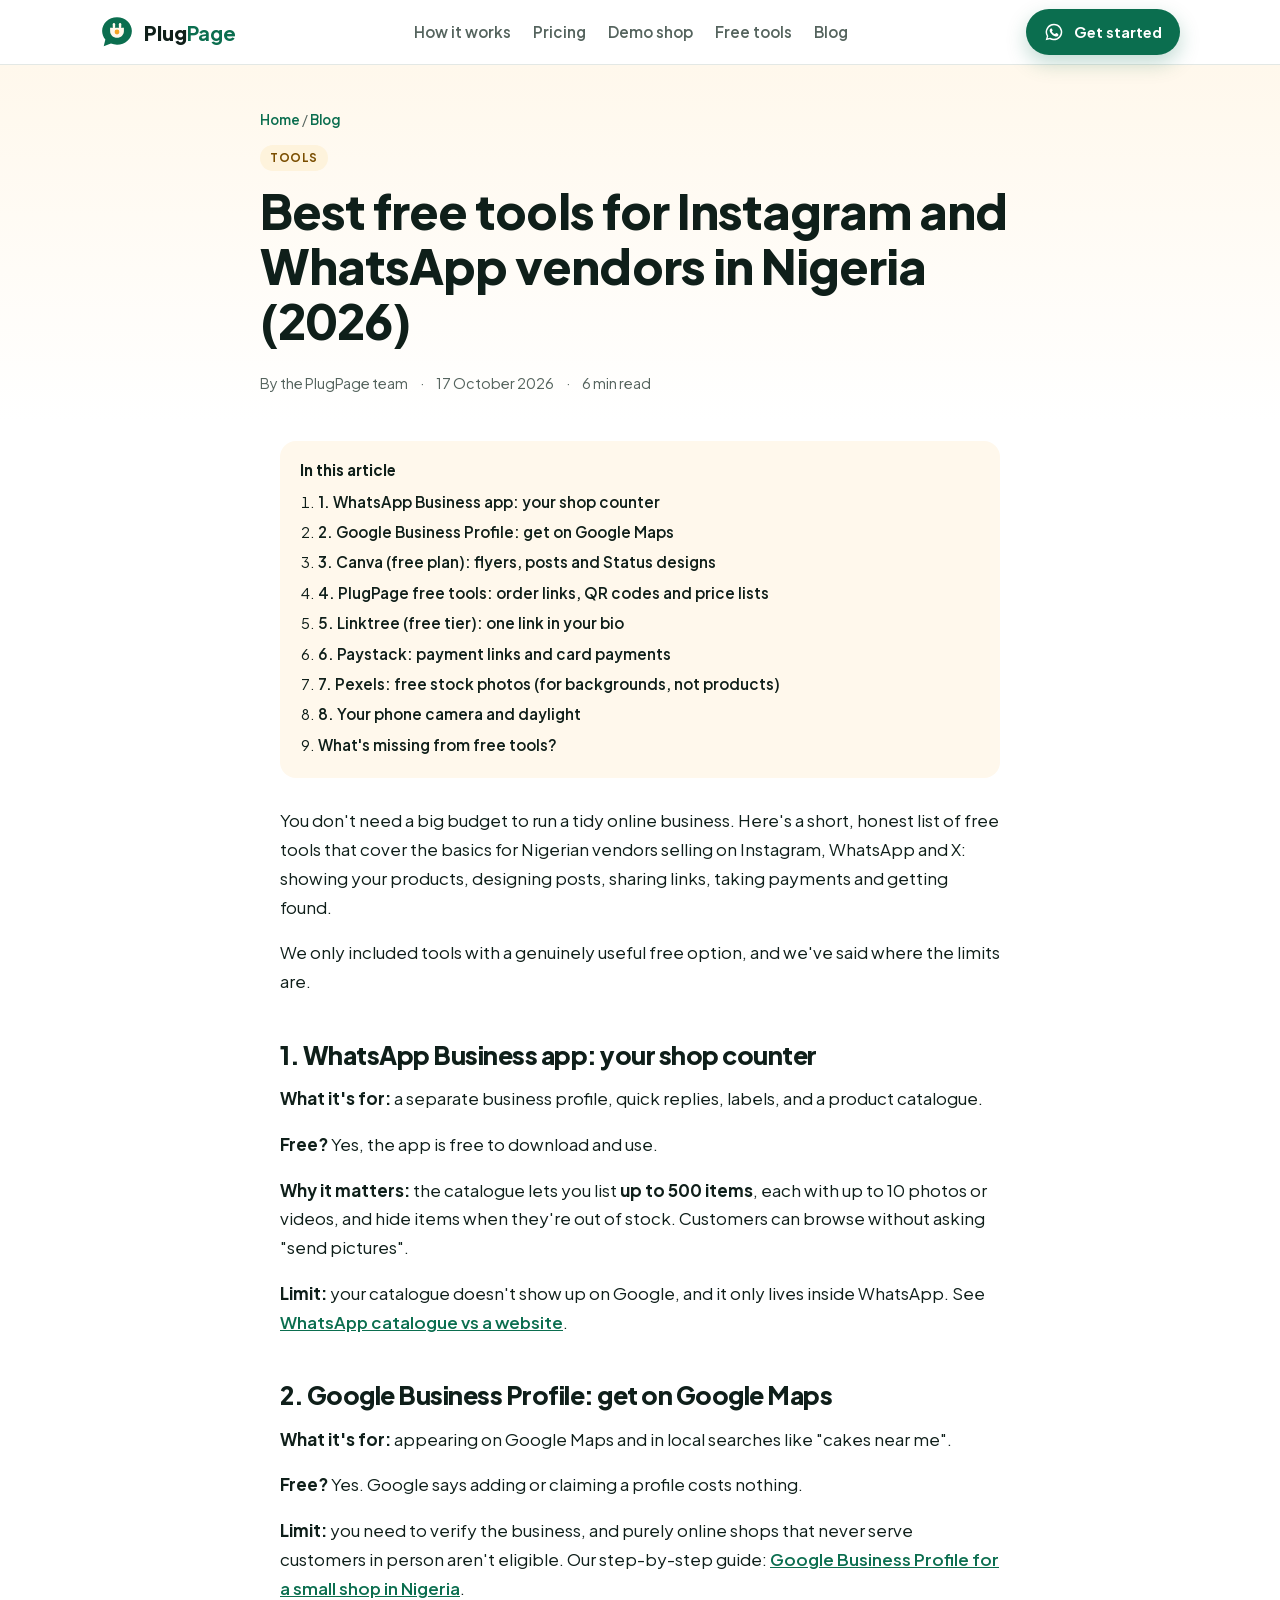
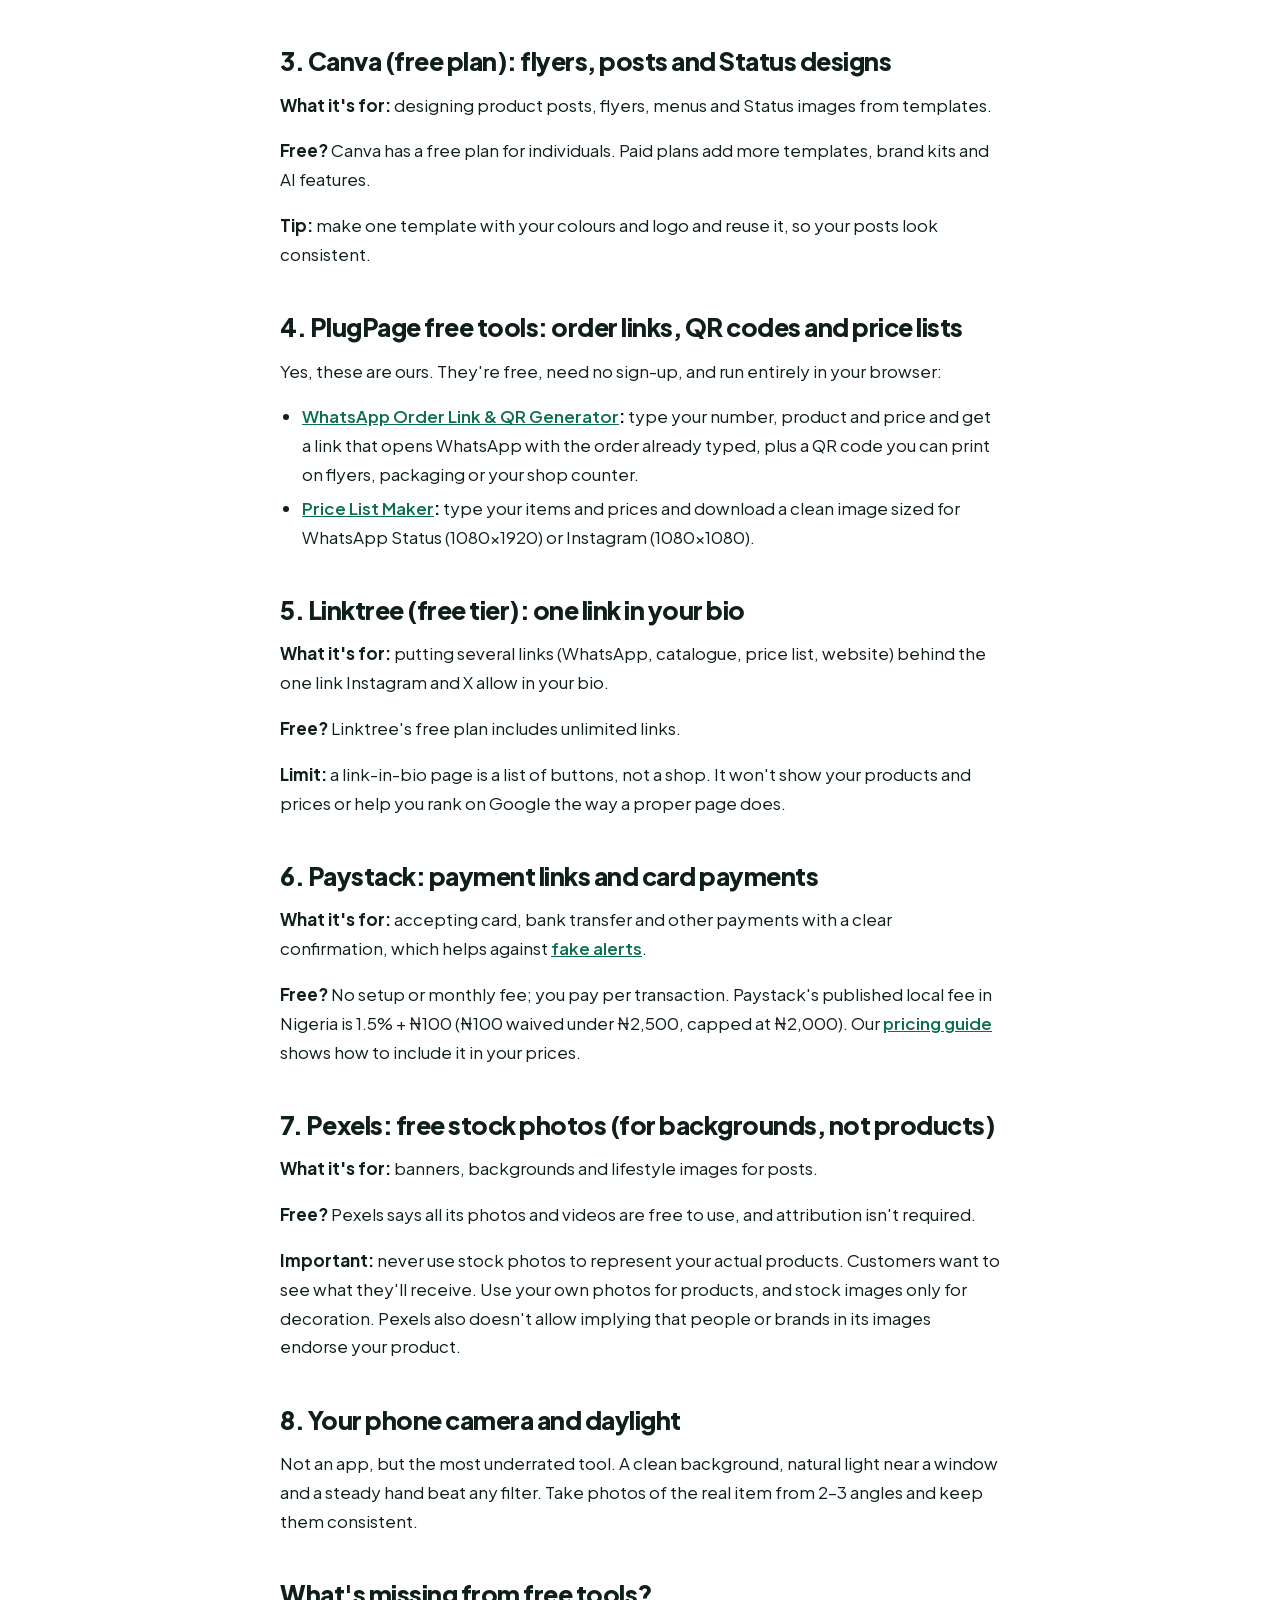
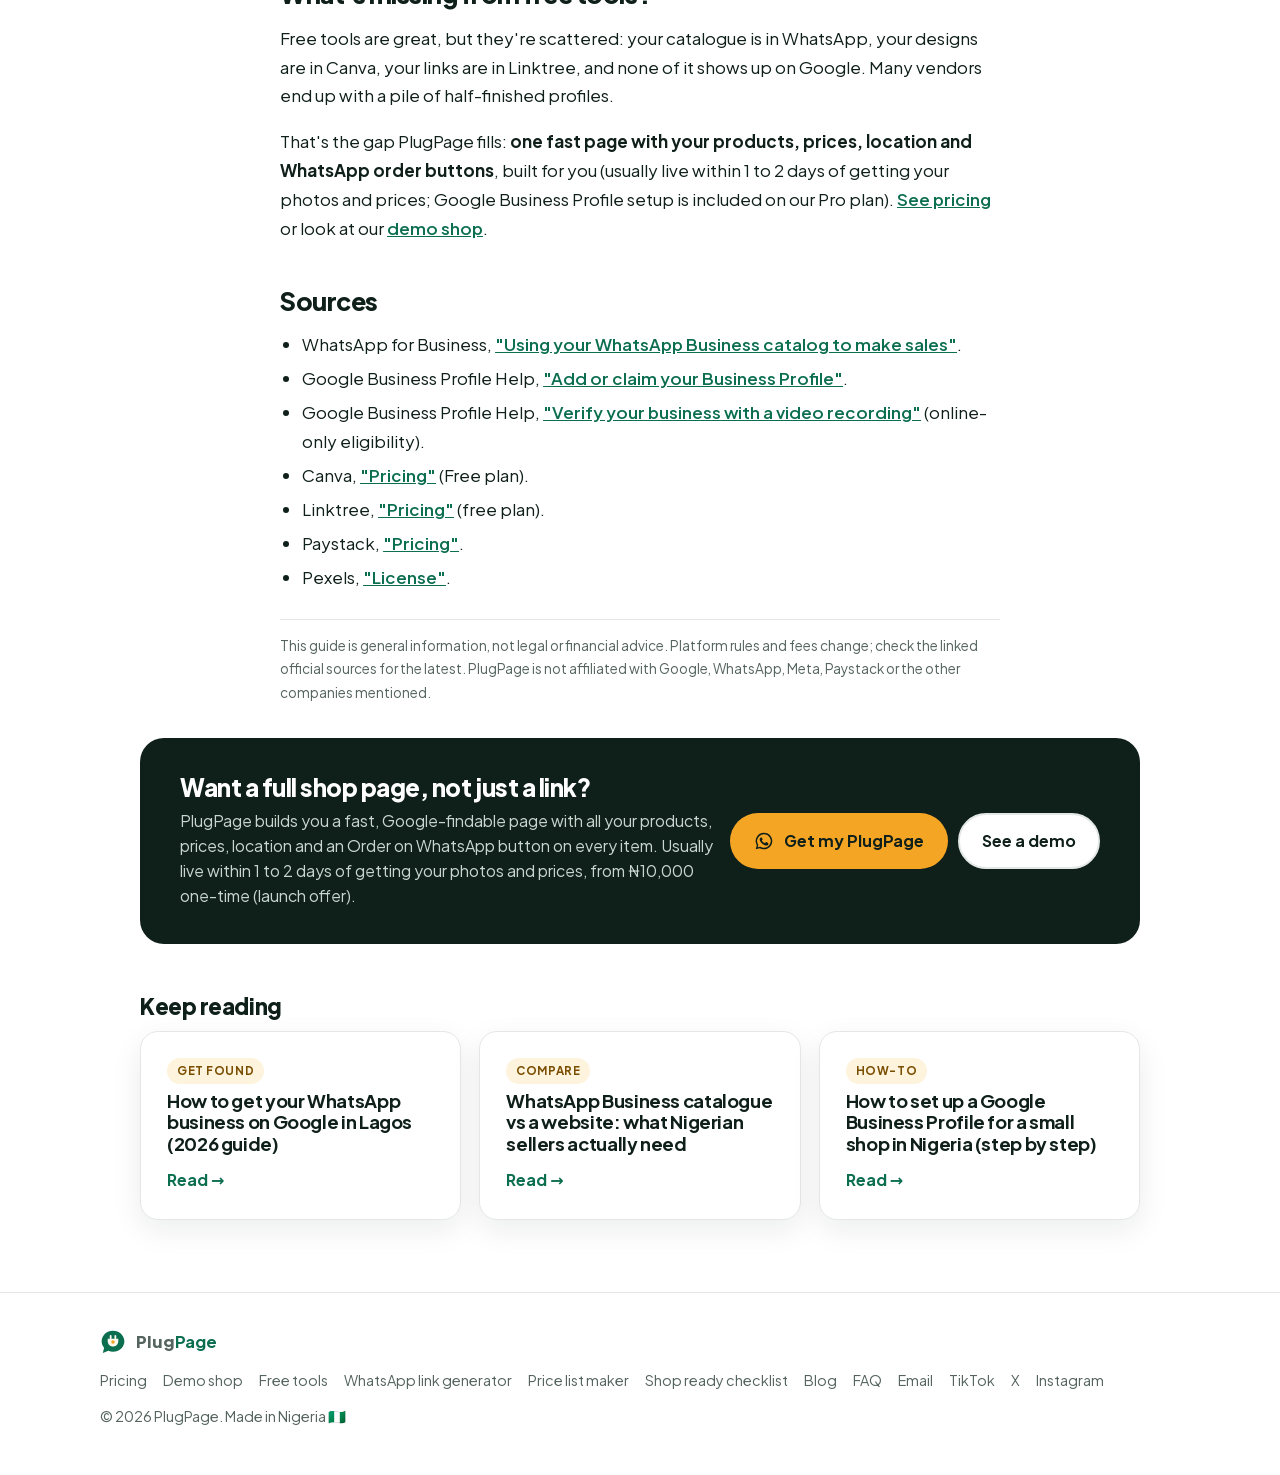
<file: blog/free-tools-for-instagram-vendors-nigeria/index.html>
<!doctype html>
<html lang="en-NG" class="__variable_532bb9">
  <head>
    <meta charset="utf-8" />
    <meta name="viewport" content="width=device-width, initial-scale=1" />
    <link
      rel="preload"
      href="../../fonts/636a5ac981f94f8b-s.p.woff2"
      as="font"
      crossorigin=""
      type="font/woff2"
    />
    <link rel="preload" as="image" href="../../logo.svg" />
    <link rel="stylesheet" href="../../css/style.css" />
    <meta name="theme-color" content="#0B6E4F" />
    <title>
      Best free tools for Instagram and WhatsApp vendors in Nigeria (2026) |
      PlugPage
    </title>
    <meta
      name="description"
      content="A short, honest list of free tools Nigerian vendors can use for catalogues, design, scheduling, links, payments and getting found on Google."
    />
    <meta
      name="keywords"
      content="WhatsApp store Nigeria,online shop Lagos,small business website Nigeria,Google Business Profile Nigeria,sell on WhatsApp,PlugPage"
    />
    <meta name="robots" content="index, follow" />
    <link rel="canonical" href="https://plugpage.pages.dev/blog/free-tools-for-instagram-vendors-nigeria/" />
    <meta
      property="og:title"
      content="Best free tools for Instagram and WhatsApp vendors in Nigeria (2026)"
    />
    <meta
      property="og:description"
      content="A short, honest list of free tools Nigerian vendors can use for catalogues, design, scheduling, links, payments and getting found on Google."
    />
    <meta
      property="og:url"
      content="https://plugpage.pages.dev/blog/free-tools-for-instagram-vendors-nigeria/"
    />
    <meta
      property="og:image"
      content="https://plugpage.pages.dev/og-blog.png"
    />
    <meta property="og:image:width" content="1200" />
    <meta property="og:image:height" content="630" />
    <meta property="og:type" content="article" />
    <meta property="article:published_time" content="2026-10-17" />
    <meta name="twitter:card" content="summary_large_image" />
    <meta
      name="twitter:title"
      content="Best free tools for Instagram and WhatsApp vendors in Nigeria (2026)"
    />
    <meta
      name="twitter:description"
      content="A short, honest list of free tools Nigerian vendors can use for catalogues, design, scheduling, links, payments and getting found on Google."
    />
    <meta
      name="twitter:image"
      content="https://plugpage.pages.dev/og-blog.png"
    />
    <link rel="icon" href="../../favicon.ico" sizes="48x48" />
    <link rel="icon" href="../../icon.svg" type="image/svg+xml" />
    <link rel="apple-touch-icon" href="../../apple-touch-icon.png" />
  </head>
  <body>
    <script type="application/ld+json">
      [
        {
          "@context": "https://schema.org",
          "@type": "BlogPosting",
          "headline": "Best free tools for Instagram and WhatsApp vendors in Nigeria (2026)",
          "description": "A short, honest list of free tools Nigerian vendors can use for catalogues, design, scheduling, links, payments and getting found on Google.",
          "datePublished": "2026-10-17",
          "dateModified": "2026-10-17",
          "mainEntityOfPage": "https://plugpage.pages.dev/blog/free-tools-for-instagram-vendors-nigeria/",
          "url": "https://plugpage.pages.dev/blog/free-tools-for-instagram-vendors-nigeria/",
          "image": "https://plugpage.pages.dev/og-blog.png",
          "inLanguage": "en-NG",
          "author": {
            "@type": "Organization",
            "name": "PlugPage",
            "url": "https://plugpage.pages.dev"
          },
          "publisher": {
            "@type": "Organization",
            "name": "PlugPage",
            "url": "https://plugpage.pages.dev",
            "logo": {
              "@type": "ImageObject",
              "url": "https://plugpage.pages.dev/logo.svg"
            }
          }
        },
        {
          "@context": "https://schema.org",
          "@type": "BreadcrumbList",
          "itemListElement": [
            {
              "@type": "ListItem",
              "position": 1,
              "name": "Home",
              "item": "https://plugpage.pages.dev/"
            },
            {
              "@type": "ListItem",
              "position": 2,
              "name": "Blog",
              "item": "https://plugpage.pages.dev/blog/"
            },
            {
              "@type": "ListItem",
              "position": 3,
              "name": "Best free tools for Instagram and WhatsApp vendors in Nigeria (2026)",
              "item": "https://plugpage.pages.dev/blog/free-tools-for-instagram-vendors-nigeria/"
            }
          ]
        }
      ]
    </script>
    <header class="nav">
      <div class="wrap">
        <a class="brand" aria-label="PlugPage home" href="../../index.html"
          ><img src="../../logo.svg" alt="" width="34" height="34" /><span
            >Plug<b>Page</b></span
          ></a
        >
        <nav class="nav-links" aria-label="Main">
          <a href="../../index.html#how">How it works</a
          ><a href="../../index.html#pricing">Pricing</a
          ><a href="../../demo/index.html">Demo shop</a
          ><a href="../../tools/index.html">Free tools</a
          ><a href="../index.html">Blog</a>
        </nav>
        <a
          class="btn btn-primary"
          href="https://wa.me/2349014442677?text=Hi%20PlugPage!%20I&#x27;d%20like%20a%20PlugPage%20for%20my%20business.%0ABusiness%20name%3A%0AWhat%20I%20sell%3A%0AArea%2Flandmark%3A"
          target="_blank"
          rel="noopener noreferrer"
          ><svg
            class="wa-ico"
            viewBox="0 0 24 24"
            aria-hidden="true"
            fill="currentColor"
          >
            <path
              d="M12 2a10 10 0 0 0-8.6 15.1L2 22l5-1.3A10 10 0 1 0 12 2zm0 18.2c-1.5 0-3-.4-4.3-1.2l-.3-.2-3 .8.8-2.9-.2-.3A8.2 8.2 0 1 1 12 20.2zm4.5-6.1c-.2-.1-1.5-.7-1.7-.8-.2-.1-.4-.1-.6.1l-.8 1c-.1.2-.3.2-.5.1a6.7 6.7 0 0 1-3.3-2.9c-.2-.4.2-.4.7-1.3.1-.2 0-.3 0-.4l-.8-1.8c-.2-.5-.4-.4-.6-.4h-.5a1 1 0 0 0-.7.3 3 3 0 0 0-.9 2.2c0 1.3.9 2.5 1.1 2.7.1.2 1.8 2.8 4.4 3.9 1.6.7 2.3.8 3.1.6.5-.1 1.5-.6 1.7-1.2.2-.6.2-1.1.2-1.2-.1-.1-.3-.2-.5-.3z"
            ></path>
          </svg>
          Get started</a
        >
      </div>
    </header>
    <main>
      <section class="page-hero">
        <div class="wrap" style="max-width: 800px">
          <div class="crumbs">
            <a href="../../index.html">Home</a> /
            <a href="../index.html">Blog</a>
          </div>
          <span class="tag-pill">Tools</span>
          <h1 style="margin-top: 12px">
            Best free tools for Instagram and WhatsApp vendors in Nigeria (2026)
          </h1>
          <div class="post-meta">
            <span>By the PlugPage team</span><span>·</span
            ><time datetime="2026-10-17">17 October 2026</time><span>·</span
            ><span>6 min read</span>
          </div>
        </div>
      </section>
      <section class="section" style="padding-top: 20px">
        <div class="wrap">
          <article class="prose">
            <nav class="toc" aria-label="In this article">
              <b>In this article</b>
              <ol>
                <li>
                  <a href="index.html#1-whatsapp-business-app-your-shop-counter"
                    >1. WhatsApp Business app: your shop counter</a
                  >
                </li>
                <li>
                  <a
                    href="index.html#2-google-business-profile-get-on-google-maps"
                    >2. Google Business Profile: get on Google Maps</a
                  >
                </li>
                <li>
                  <a
                    href="index.html#3-canva-free-plan-flyers-posts-and-status-designs"
                    >3. Canva (free plan): flyers, posts and Status designs</a
                  >
                </li>
                <li>
                  <a
                    href="index.html#4-plugpage-free-tools-order-links-qr-codes-and-price-lists"
                    >4. PlugPage free tools: order links, QR codes and price
                    lists</a
                  >
                </li>
                <li>
                  <a href="index.html#5-linktree-free-tier-one-link-in-your-bio"
                    >5. Linktree (free tier): one link in your bio</a
                  >
                </li>
                <li>
                  <a
                    href="index.html#6-paystack-payment-links-and-card-payments"
                    >6. Paystack: payment links and card payments</a
                  >
                </li>
                <li>
                  <a
                    href="index.html#7-pexels-free-stock-photos-for-backgrounds-not-products"
                    >7. Pexels: free stock photos (for backgrounds, not
                    products)</a
                  >
                </li>
                <li>
                  <a href="index.html#8-your-phone-camera-and-daylight"
                    >8. Your phone camera and daylight</a
                  >
                </li>
                <li>
                  <a href="index.html#what-s-missing-from-free-tools"
                    >What&#x27;s missing from free tools?</a
                  >
                </li>
              </ol>
            </nav>
            <p>
              You don&#x27;t need a big budget to run a tidy online business.
              Here&#x27;s a short, honest list of free tools that cover the
              basics for Nigerian vendors selling on Instagram, WhatsApp and X:
              showing your products, designing posts, sharing links, taking
              payments and getting found.
            </p>
            <p>
              We only included tools with a genuinely useful free option, and
              we&#x27;ve said where the limits are.
            </p>
            <h2 id="1-whatsapp-business-app-your-shop-counter">
              1. WhatsApp Business app: your shop counter
            </h2>
            <p>
              <strong>What it&#x27;s for:</strong> a separate business profile,
              quick replies, labels, and a product catalogue.
            </p>
            <p>
              <strong>Free?</strong> Yes, the app is free to download and use.
            </p>
            <p>
              <strong>Why it matters:</strong> the catalogue lets you list
              <strong>up to 500 items</strong>, each with up to 10 photos or
              videos, and hide items when they&#x27;re out of stock. Customers
              can browse without asking &quot;send pictures&quot;.
            </p>
            <p>
              <strong>Limit:</strong> your catalogue doesn&#x27;t show up on
              Google, and it only lives inside WhatsApp. See
              <a href="../whatsapp-business-catalogue-vs-website/index.html"
                >WhatsApp catalogue vs a website</a
              >.
            </p>
            <h2 id="2-google-business-profile-get-on-google-maps">
              2. Google Business Profile: get on Google Maps
            </h2>
            <p>
              <strong>What it&#x27;s for:</strong> appearing on Google Maps and
              in local searches like &quot;cakes near me&quot;.
            </p>
            <p>
              <strong>Free?</strong> Yes. Google says adding or claiming a
              profile costs nothing.
            </p>
            <p>
              <strong>Limit:</strong> you need to verify the business, and
              purely online shops that never serve customers in person
              aren&#x27;t eligible. Our step-by-step guide:
              <a href="../google-business-profile-nigeria-small-shop/index.html"
                >Google Business Profile for a small shop in Nigeria</a
              >.
            </p>
            <h2 id="3-canva-free-plan-flyers-posts-and-status-designs">
              3. Canva (free plan): flyers, posts and Status designs
            </h2>
            <p>
              <strong>What it&#x27;s for:</strong> designing product posts,
              flyers, menus and Status images from templates.
            </p>
            <p>
              <strong>Free?</strong> Canva has a free plan for individuals. Paid
              plans add more templates, brand kits and AI features.
            </p>
            <p>
              <strong>Tip:</strong> make one template with your colours and logo
              and reuse it, so your posts look consistent.
            </p>
            <h2 id="4-plugpage-free-tools-order-links-qr-codes-and-price-lists">
              4. PlugPage free tools: order links, QR codes and price lists
            </h2>
            <p>
              Yes, these are ours. They&#x27;re free, need no sign-up, and run
              entirely in your browser:
            </p>
            <ul>
              <li>
                <strong
                  ><a href="../../tools/whatsapp-link/index.html"
                    >WhatsApp Order Link &amp; QR Generator</a
                  >:</strong
                >
                type your number, product and price and get a link that opens
                WhatsApp with the order already typed, plus a QR code you can
                print on flyers, packaging or your shop counter.
              </li>
              <li>
                <strong
                  ><a href="../../tools/price-list/index.html"
                    >Price List Maker</a
                  >:</strong
                >
                type your items and prices and download a clean image sized for
                WhatsApp Status (1080×1920) or Instagram (1080×1080).
              </li>
            </ul>
            <h2 id="5-linktree-free-tier-one-link-in-your-bio">
              5. Linktree (free tier): one link in your bio
            </h2>
            <p>
              <strong>What it&#x27;s for:</strong> putting several links
              (WhatsApp, catalogue, price list, website) behind the one link
              Instagram and X allow in your bio.
            </p>
            <p>
              <strong>Free?</strong> Linktree&#x27;s free plan includes
              unlimited links.
            </p>
            <p>
              <strong>Limit:</strong> a link-in-bio page is a list of buttons,
              not a shop. It won&#x27;t show your products and prices or help
              you rank on Google the way a proper page does.
            </p>
            <h2 id="6-paystack-payment-links-and-card-payments">
              6. Paystack: payment links and card payments
            </h2>
            <p>
              <strong>What it&#x27;s for:</strong> accepting card, bank transfer
              and other payments with a clear confirmation, which helps against
              <a href="../avoid-fake-alert-scams-vendors/index.html"
                >fake alerts</a
              >.
            </p>
            <p>
              <strong>Free?</strong> No setup or monthly fee; you pay per
              transaction. Paystack&#x27;s published local fee in Nigeria is
              1.5% + ₦100 (₦100 waived under ₦2,500, capped at ₦2,000). Our
              <a href="../how-to-price-products-online-nigeria/index.html"
                >pricing guide</a
              >
              shows how to include it in your prices.
            </p>
            <h2 id="7-pexels-free-stock-photos-for-backgrounds-not-products">
              7. Pexels: free stock photos (for backgrounds, not products)
            </h2>
            <p>
              <strong>What it&#x27;s for:</strong> banners, backgrounds and
              lifestyle images for posts.
            </p>
            <p>
              <strong>Free?</strong> Pexels says all its photos and videos are
              free to use, and attribution isn&#x27;t required.
            </p>
            <p>
              <strong>Important:</strong> never use stock photos to represent
              your actual products. Customers want to see what they&#x27;ll
              receive. Use your own photos for products, and stock images only
              for decoration. Pexels also doesn&#x27;t allow implying that
              people or brands in its images endorse your product.
            </p>
            <h2 id="8-your-phone-camera-and-daylight">
              8. Your phone camera and daylight
            </h2>
            <p>
              Not an app, but the most underrated tool. A clean background,
              natural light near a window and a steady hand beat any filter.
              Take photos of the real item from 2–3 angles and keep them
              consistent.
            </p>
            <h2 id="what-s-missing-from-free-tools">
              What&#x27;s missing from free tools?
            </h2>
            <p>
              Free tools are great, but they&#x27;re scattered: your catalogue
              is in WhatsApp, your designs are in Canva, your links are in
              Linktree, and none of it shows up on Google. Many vendors end up
              with a pile of half-finished profiles.
            </p>
            <p>
              That&#x27;s the gap PlugPage fills:
              <strong
                >one fast page with your products, prices, location and
                WhatsApp order buttons</strong
              >, built for you (usually live within 1 to 2 days of getting your
              photos and prices; Google Business Profile setup is included on
              our Pro plan).
              <a href="../../index.html#pricing">See pricing</a> or look at our
              <a href="../../demo/index.html">demo shop</a>.
            </p>
            <h2 id="sources">Sources</h2>
            <ul>
              <li>
                WhatsApp for Business,
                <a
                  href="https://whatsappbusiness.com/resources/resource-library/whatsapp-business-app-resources-whatsapp-business-catalog/"
                  target="_blank"
                  rel="noopener noreferrer"
                  >&quot;Using your WhatsApp Business catalog to make
                  sales&quot;</a
                >.
              </li>
              <li>
                Google Business Profile Help,
                <a
                  href="https://support.google.com/business/answer/2911778?hl=en"
                  target="_blank"
                  rel="noopener noreferrer"
                  >&quot;Add or claim your Business Profile&quot;</a
                >.
              </li>
              <li>
                Google Business Profile Help,
                <a
                  href="https://support.google.com/business/answer/14271705?hl=en"
                  target="_blank"
                  rel="noopener noreferrer"
                  >&quot;Verify your business with a video recording&quot;</a
                >
                (online-only eligibility).
              </li>
              <li>
                Canva,
                <a
                  href="https://www.canva.com/pricing/"
                  target="_blank"
                  rel="noopener noreferrer"
                  >&quot;Pricing&quot;</a
                >
                (Free plan).
              </li>
              <li>
                Linktree,
                <a
                  href="https://linktr.ee/s/pricing"
                  target="_blank"
                  rel="noopener noreferrer"
                  >&quot;Pricing&quot;</a
                >
                (free plan).
              </li>
              <li>
                Paystack,
                <a
                  href="https://paystack.com/pricing"
                  target="_blank"
                  rel="noopener noreferrer"
                  >&quot;Pricing&quot;</a
                >.
              </li>
              <li>
                Pexels,
                <a
                  href="https://www.pexels.com/license/"
                  target="_blank"
                  rel="noopener noreferrer"
                  >&quot;License&quot;</a
                >.
              </li>
            </ul>
            <p class="disclaim">
              This guide is general information, not legal or financial advice.
              Platform rules and fees change; check the linked official sources
              for the latest. PlugPage is not affiliated with Google, WhatsApp,
              Meta, Paystack or the other companies mentioned.
            </p>
          </article>
          <div style="max-width: 1000px; margin: 0 auto">
            <div class="cta-band">
              <div>
                <h2 style="font-size: 1.5rem; margin-bottom: 8px">
                  Want a full shop page, not just a link?
                </h2>
                <p>
                  PlugPage builds you a fast, Google-findable page with all your
                  products, prices, location and an Order on WhatsApp
                  button on every item. Usually live within 1 to 2 days of getting your photos and prices, from ₦10,000 one-time
                  (launch offer).
                </p>
              </div>
              <div style="display: flex; gap: 10px; flex-wrap: wrap">
                <a
                  class="btn btn-amber"
                  href="https://wa.me/2349014442677?text=Hi%20PlugPage!%20I&#x27;d%20like%20a%20PlugPage%20for%20my%20business.%0ABusiness%20name%3A%0AWhat%20I%20sell%3A%0AArea%2Flandmark%3A"
                  target="_blank"
                  rel="noopener noreferrer"
                  ><svg
                    class="wa-ico"
                    viewBox="0 0 24 24"
                    aria-hidden="true"
                    fill="currentColor"
                  >
                    <path
                      d="M12 2a10 10 0 0 0-8.6 15.1L2 22l5-1.3A10 10 0 1 0 12 2zm0 18.2c-1.5 0-3-.4-4.3-1.2l-.3-.2-3 .8.8-2.9-.2-.3A8.2 8.2 0 1 1 12 20.2zm4.5-6.1c-.2-.1-1.5-.7-1.7-.8-.2-.1-.4-.1-.6.1l-.8 1c-.1.2-.3.2-.5.1a6.7 6.7 0 0 1-3.3-2.9c-.2-.4.2-.4.7-1.3.1-.2 0-.3 0-.4l-.8-1.8c-.2-.5-.4-.4-.6-.4h-.5a1 1 0 0 0-.7.3 3 3 0 0 0-.9 2.2c0 1.3.9 2.5 1.1 2.7.1.2 1.8 2.8 4.4 3.9 1.6.7 2.3.8 3.1.6.5-.1 1.5-.6 1.7-1.2.2-.6.2-1.1.2-1.2-.1-.1-.3-.2-.5-.3z"
                    ></path>
                  </svg>
                  Get my PlugPage</a
                ><a class="btn btn-ghost" href="../../demo/index.html"
                  >See a demo</a
                >
              </div>
            </div>
            <h2 style="margin-top: 50px; font-size: 1.4rem">Keep reading</h2>
            <div class="grid-3">
              <a
                class="card card-link"
                href="../get-whatsapp-business-on-google-lagos/index.html"
                ><span class="tag-pill">Get found</span>
                <h3 style="margin: 0">
                  How to get your WhatsApp business on Google in Lagos (2026
                  guide)
                </h3>
                <span class="more">Read →</span></a
              ><a
                class="card card-link"
                href="../whatsapp-business-catalogue-vs-website/index.html"
                ><span class="tag-pill">Compare</span>
                <h3 style="margin: 0">
                  WhatsApp Business catalogue vs a website: what Nigerian
                  sellers actually need
                </h3>
                <span class="more">Read →</span></a
              ><a
                class="card card-link"
                href="../google-business-profile-nigeria-small-shop/index.html"
                ><span class="tag-pill">How-to</span>
                <h3 style="margin: 0">
                  How to set up a Google Business Profile for a small shop in
                  Nigeria (step by step)
                </h3>
                <span class="more">Read →</span></a
              >
            </div>
          </div>
        </div>
      </section>
    </main>
    <footer>
      <div class="wrap">
        <div class="brand" style="font-size: 1.05rem">
          <img src="../../logo.svg" alt="" width="26" height="26" /><span
            >Plug<b>Page</b></span
          >
        </div>
        <div>
          <a href="../../index.html#pricing">Pricing</a
          ><a href="../../demo/index.html">Demo shop</a
          ><a href="../../tools/index.html">Free tools</a
          ><a href="../../tools/whatsapp-link/index.html"
            >WhatsApp link generator</a
          ><a href="../../tools/price-list/index.html">Price list maker</a
          ><a href="../../tools/shop-ready/index.html">Shop ready checklist</a
          ><a href="../index.html">Blog</a><a href="../../index.html#faq">FAQ</a
          ><a href="mailto:plugpage@mail.grokbot.com">Email</a
          ><a
            href="https://www.tiktok.com/@plugpageng"
            target="_blank"
            rel="noopener noreferrer"
            aria-label="PlugPage on TikTok"
            >TikTok</a
          ><a
            href="https://x.com/AmarachukwuOnu4"
            target="_blank"
            rel="noopener noreferrer"
            aria-label="PlugPage on X"
            >X</a
          ><a
            href="https://www.instagram.com/plugpageng/"
            target="_blank"
            rel="noopener noreferrer"
            aria-label="PlugPage on Instagram"
            >Instagram</a
          >
        </div>
        <div>© 2026 PlugPage. Made in Nigeria 🇳🇬</div>
      </div>
    </footer>
  </body>
</html>
</file>
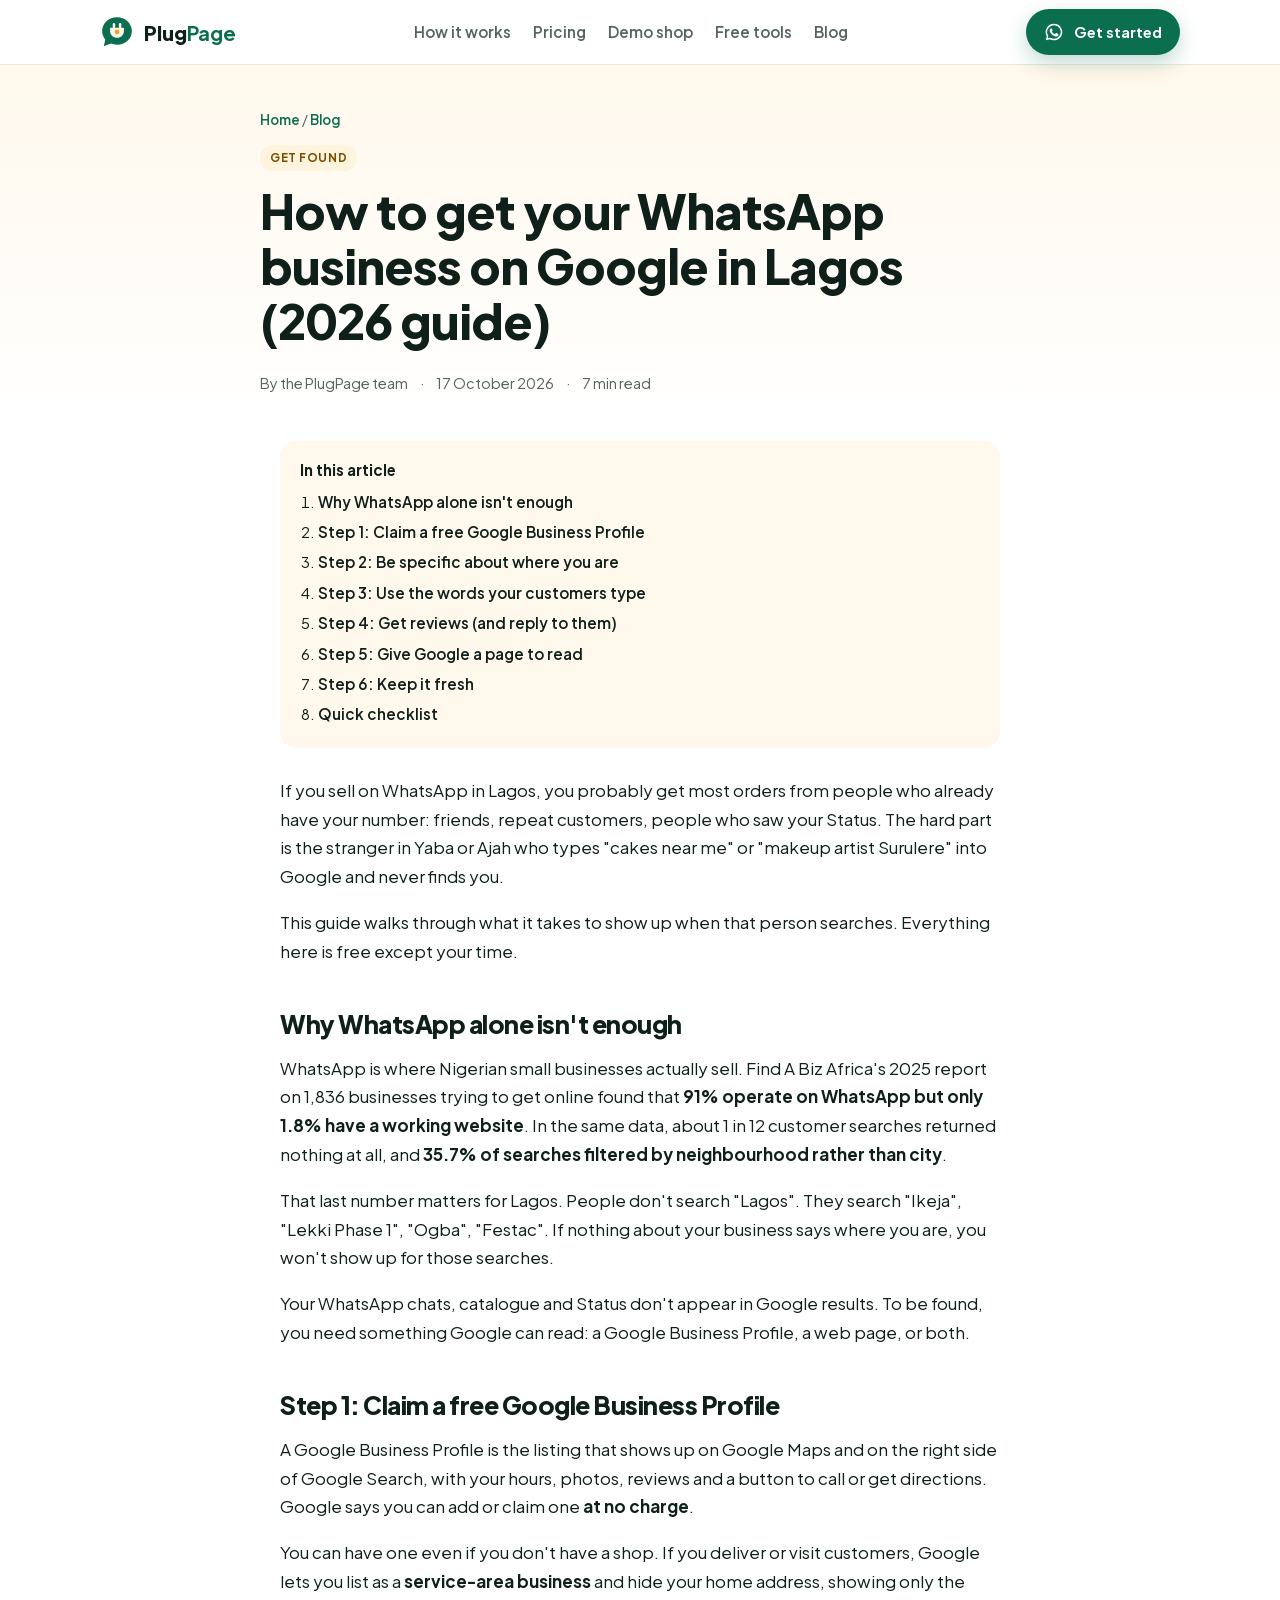
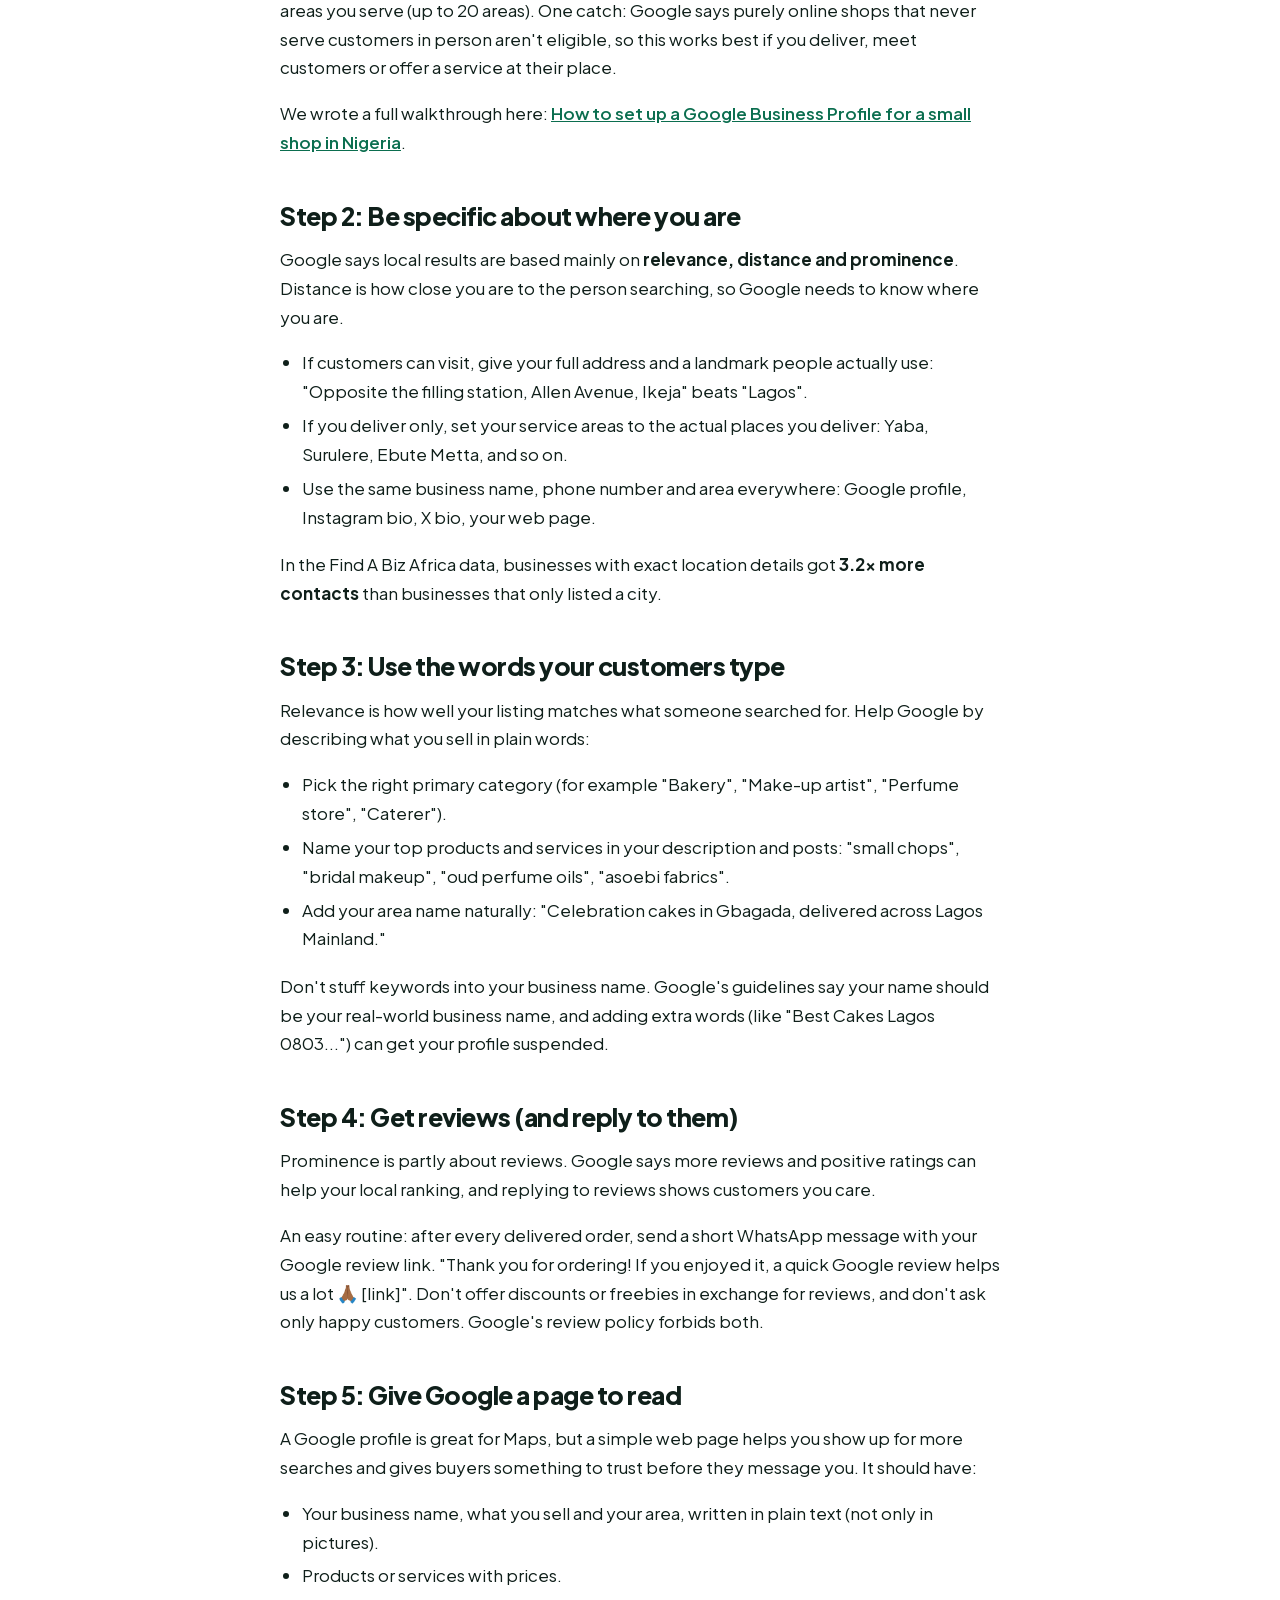
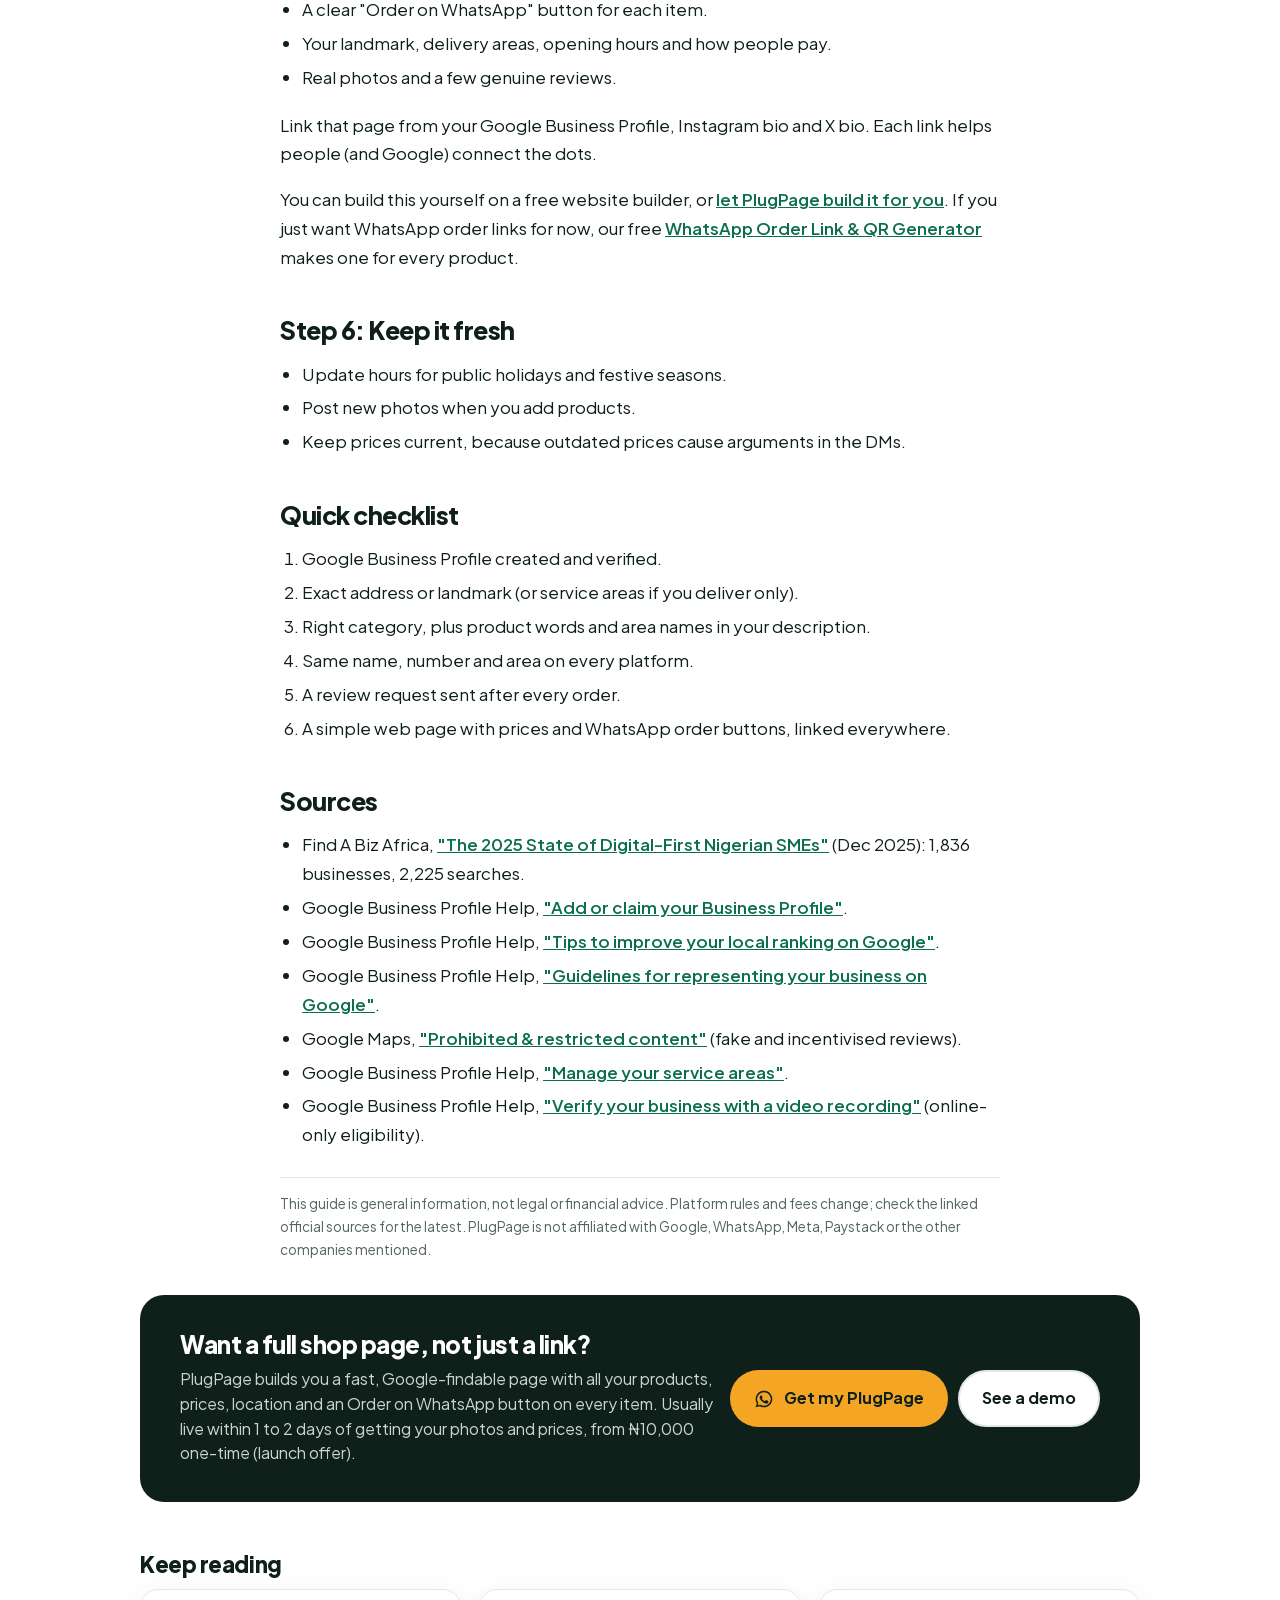
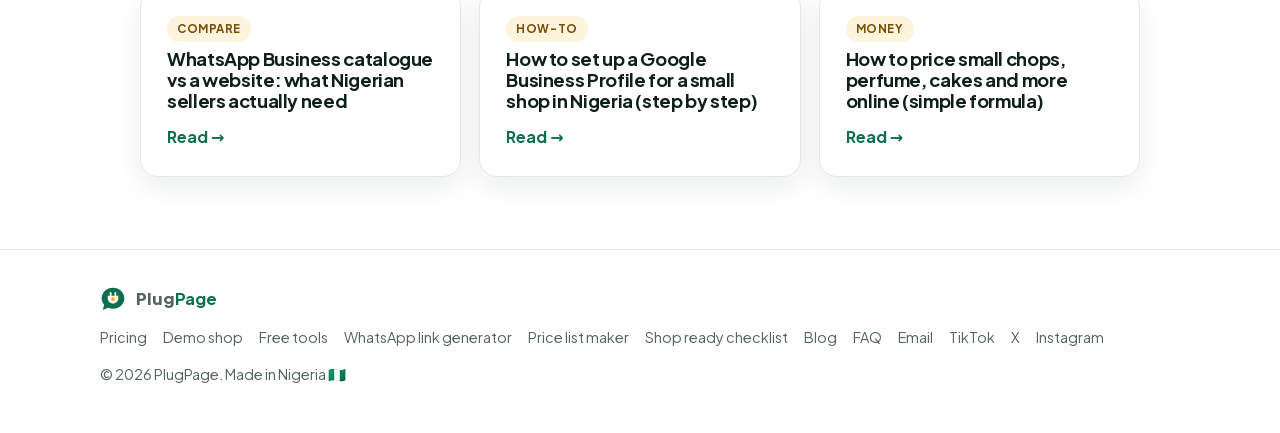
<file: blog/get-whatsapp-business-on-google-lagos/index.html>
<!doctype html>
<html lang="en-NG" class="__variable_532bb9">
  <head>
    <meta charset="utf-8" />
    <meta name="viewport" content="width=device-width, initial-scale=1" />
    <link
      rel="preload"
      href="../../fonts/636a5ac981f94f8b-s.p.woff2"
      as="font"
      crossorigin=""
      type="font/woff2"
    />
    <link rel="preload" as="image" href="../../logo.svg" />
    <link rel="stylesheet" href="../../css/style.css" />
    <meta name="theme-color" content="#0B6E4F" />
    <title>
      How to get your WhatsApp business on Google in Lagos (2026 guide) |
      PlugPage
    </title>
    <meta
      name="description"
      content="A practical checklist for Lagos sellers who sell on WhatsApp: Google Business Profile, a findable page, exact landmarks, reviews and the words customers actually search."
    />
    <meta
      name="keywords"
      content="WhatsApp store Nigeria,online shop Lagos,small business website Nigeria,Google Business Profile Nigeria,sell on WhatsApp,PlugPage"
    />
    <meta name="robots" content="index, follow" />
    <link rel="canonical" href="https://plugpage.pages.dev/blog/get-whatsapp-business-on-google-lagos/" />
    <meta
      property="og:title"
      content="How to get your WhatsApp business on Google in Lagos (2026 guide)"
    />
    <meta
      property="og:description"
      content="A practical checklist for Lagos sellers who sell on WhatsApp: Google Business Profile, a findable page, exact landmarks, reviews and the words customers actually search."
    />
    <meta
      property="og:url"
      content="https://plugpage.pages.dev/blog/get-whatsapp-business-on-google-lagos/"
    />
    <meta
      property="og:image"
      content="https://plugpage.pages.dev/og-blog.png"
    />
    <meta property="og:image:width" content="1200" />
    <meta property="og:image:height" content="630" />
    <meta property="og:type" content="article" />
    <meta property="article:published_time" content="2026-10-17" />
    <meta name="twitter:card" content="summary_large_image" />
    <meta
      name="twitter:title"
      content="How to get your WhatsApp business on Google in Lagos (2026 guide)"
    />
    <meta
      name="twitter:description"
      content="A practical checklist for Lagos sellers who sell on WhatsApp: Google Business Profile, a findable page, exact landmarks, reviews and the words customers actually search."
    />
    <meta
      name="twitter:image"
      content="https://plugpage.pages.dev/og-blog.png"
    />
    <link rel="icon" href="../../favicon.ico" sizes="48x48" />
    <link rel="icon" href="../../icon.svg" type="image/svg+xml" />
    <link rel="apple-touch-icon" href="../../apple-touch-icon.png" />
  </head>
  <body>
    <script type="application/ld+json">
      [
        {
          "@context": "https://schema.org",
          "@type": "BlogPosting",
          "headline": "How to get your WhatsApp business on Google in Lagos (2026 guide)",
          "description": "A practical checklist for Lagos sellers who sell on WhatsApp: Google Business Profile, a findable page, exact landmarks, reviews and the words customers actually search.",
          "datePublished": "2026-10-17",
          "dateModified": "2026-10-17",
          "mainEntityOfPage": "https://plugpage.pages.dev/blog/get-whatsapp-business-on-google-lagos/",
          "url": "https://plugpage.pages.dev/blog/get-whatsapp-business-on-google-lagos/",
          "image": "https://plugpage.pages.dev/og-blog.png",
          "inLanguage": "en-NG",
          "author": {
            "@type": "Organization",
            "name": "PlugPage",
            "url": "https://plugpage.pages.dev"
          },
          "publisher": {
            "@type": "Organization",
            "name": "PlugPage",
            "url": "https://plugpage.pages.dev",
            "logo": {
              "@type": "ImageObject",
              "url": "https://plugpage.pages.dev/logo.svg"
            }
          }
        },
        {
          "@context": "https://schema.org",
          "@type": "BreadcrumbList",
          "itemListElement": [
            {
              "@type": "ListItem",
              "position": 1,
              "name": "Home",
              "item": "https://plugpage.pages.dev/"
            },
            {
              "@type": "ListItem",
              "position": 2,
              "name": "Blog",
              "item": "https://plugpage.pages.dev/blog/"
            },
            {
              "@type": "ListItem",
              "position": 3,
              "name": "How to get your WhatsApp business on Google in Lagos (2026 guide)",
              "item": "https://plugpage.pages.dev/blog/get-whatsapp-business-on-google-lagos/"
            }
          ]
        }
      ]
    </script>
    <header class="nav">
      <div class="wrap">
        <a class="brand" aria-label="PlugPage home" href="../../index.html"
          ><img src="../../logo.svg" alt="" width="34" height="34" /><span
            >Plug<b>Page</b></span
          ></a
        >
        <nav class="nav-links" aria-label="Main">
          <a href="../../index.html#how">How it works</a
          ><a href="../../index.html#pricing">Pricing</a
          ><a href="../../demo/index.html">Demo shop</a
          ><a href="../../tools/index.html">Free tools</a
          ><a href="../index.html">Blog</a>
        </nav>
        <a
          class="btn btn-primary"
          href="https://wa.me/2349014442677?text=Hi%20PlugPage!%20I&#x27;d%20like%20a%20PlugPage%20for%20my%20business.%0ABusiness%20name%3A%0AWhat%20I%20sell%3A%0AArea%2Flandmark%3A"
          target="_blank"
          rel="noopener noreferrer"
          ><svg
            class="wa-ico"
            viewBox="0 0 24 24"
            aria-hidden="true"
            fill="currentColor"
          >
            <path
              d="M12 2a10 10 0 0 0-8.6 15.1L2 22l5-1.3A10 10 0 1 0 12 2zm0 18.2c-1.5 0-3-.4-4.3-1.2l-.3-.2-3 .8.8-2.9-.2-.3A8.2 8.2 0 1 1 12 20.2zm4.5-6.1c-.2-.1-1.5-.7-1.7-.8-.2-.1-.4-.1-.6.1l-.8 1c-.1.2-.3.2-.5.1a6.7 6.7 0 0 1-3.3-2.9c-.2-.4.2-.4.7-1.3.1-.2 0-.3 0-.4l-.8-1.8c-.2-.5-.4-.4-.6-.4h-.5a1 1 0 0 0-.7.3 3 3 0 0 0-.9 2.2c0 1.3.9 2.5 1.1 2.7.1.2 1.8 2.8 4.4 3.9 1.6.7 2.3.8 3.1.6.5-.1 1.5-.6 1.7-1.2.2-.6.2-1.1.2-1.2-.1-.1-.3-.2-.5-.3z"
            ></path>
          </svg>
          Get started</a
        >
      </div>
    </header>
    <main>
      <section class="page-hero">
        <div class="wrap" style="max-width: 800px">
          <div class="crumbs">
            <a href="../../index.html">Home</a> /
            <a href="../index.html">Blog</a>
          </div>
          <span class="tag-pill">Get found</span>
          <h1 style="margin-top: 12px">
            How to get your WhatsApp business on Google in Lagos (2026 guide)
          </h1>
          <div class="post-meta">
            <span>By the PlugPage team</span><span>·</span
            ><time datetime="2026-10-17">17 October 2026</time><span>·</span
            ><span>7 min read</span>
          </div>
        </div>
      </section>
      <section class="section" style="padding-top: 20px">
        <div class="wrap">
          <article class="prose">
            <nav class="toc" aria-label="In this article">
              <b>In this article</b>
              <ol>
                <li>
                  <a href="index.html#why-whatsapp-alone-isn-t-enough"
                    >Why WhatsApp alone isn&#x27;t enough</a
                  >
                </li>
                <li>
                  <a
                    href="index.html#step-1-claim-a-free-google-business-profile"
                    >Step 1: Claim a free Google Business Profile</a
                  >
                </li>
                <li>
                  <a href="index.html#step-2-be-specific-about-where-you-are"
                    >Step 2: Be specific about where you are</a
                  >
                </li>
                <li>
                  <a href="index.html#step-3-use-the-words-your-customers-type"
                    >Step 3: Use the words your customers type</a
                  >
                </li>
                <li>
                  <a href="index.html#step-4-get-reviews-and-reply-to-them"
                    >Step 4: Get reviews (and reply to them)</a
                  >
                </li>
                <li>
                  <a href="index.html#step-5-give-google-a-page-to-read"
                    >Step 5: Give Google a page to read</a
                  >
                </li>
                <li>
                  <a href="index.html#step-6-keep-it-fresh"
                    >Step 6: Keep it fresh</a
                  >
                </li>
                <li>
                  <a href="index.html#quick-checklist">Quick checklist</a>
                </li>
              </ol>
            </nav>
            <p>
              If you sell on WhatsApp in Lagos, you probably get most orders
              from people who already have your number: friends, repeat
              customers, people who saw your Status. The hard part is the
              stranger in Yaba or Ajah who types &quot;cakes near me&quot; or
              &quot;makeup artist Surulere&quot; into Google and never finds
              you.
            </p>
            <p>
              This guide walks through what it takes to show up when that person
              searches. Everything here is free except your time.
            </p>
            <h2 id="why-whatsapp-alone-isn-t-enough">
              Why WhatsApp alone isn&#x27;t enough
            </h2>
            <p>
              WhatsApp is where Nigerian small businesses actually sell. Find A
              Biz Africa&#x27;s 2025 report on 1,836 businesses trying to get
              online found that
              <strong
                >91% operate on WhatsApp but only 1.8% have a working
                website</strong
              >. In the same data, about 1 in 12 customer searches returned
              nothing at all, and
              <strong
                >35.7% of searches filtered by neighbourhood rather than
                city</strong
              >.
            </p>
            <p>
              That last number matters for Lagos. People don&#x27;t search
              &quot;Lagos&quot;. They search &quot;Ikeja&quot;, &quot;Lekki
              Phase 1&quot;, &quot;Ogba&quot;, &quot;Festac&quot;. If nothing
              about your business says where you are, you won&#x27;t show up for
              those searches.
            </p>
            <p>
              Your WhatsApp chats, catalogue and Status don&#x27;t appear in
              Google results. To be found, you need something Google can read: a
              Google Business Profile, a web page, or both.
            </p>
            <h2 id="step-1-claim-a-free-google-business-profile">
              Step 1: Claim a free Google Business Profile
            </h2>
            <p>
              A Google Business Profile is the listing that shows up on Google
              Maps and on the right side of Google Search, with your hours,
              photos, reviews and a button to call or get directions. Google
              says you can add or claim one <strong>at no charge</strong>.
            </p>
            <p>
              You can have one even if you don&#x27;t have a shop. If you
              deliver or visit customers, Google lets you list as a
              <strong>service-area business</strong> and hide your home address,
              showing only the areas you serve (up to 20 areas). One catch:
              Google says purely online shops that never serve customers in
              person aren&#x27;t eligible, so this works best if you deliver,
              meet customers or offer a service at their place.
            </p>
            <p>
              We wrote a full walkthrough here:
              <a href="../google-business-profile-nigeria-small-shop/index.html"
                >How to set up a Google Business Profile for a small shop in
                Nigeria</a
              >.
            </p>
            <h2 id="step-2-be-specific-about-where-you-are">
              Step 2: Be specific about where you are
            </h2>
            <p>
              Google says local results are based mainly on
              <strong>relevance, distance and prominence</strong>. Distance is
              how close you are to the person searching, so Google needs to know
              where you are.
            </p>
            <ul>
              <li>
                If customers can visit, give your full address and a landmark
                people actually use: &quot;Opposite the filling station, Allen
                Avenue, Ikeja&quot; beats &quot;Lagos&quot;.
              </li>
              <li>
                If you deliver only, set your service areas to the actual places
                you deliver: Yaba, Surulere, Ebute Metta, and so on.
              </li>
              <li>
                Use the same business name, phone number and area everywhere:
                Google profile, Instagram bio, X bio, your web page.
              </li>
            </ul>
            <p>
              In the Find A Biz Africa data, businesses with exact location
              details got <strong>3.2x more contacts</strong> than businesses
              that only listed a city.
            </p>
            <h2 id="step-3-use-the-words-your-customers-type">
              Step 3: Use the words your customers type
            </h2>
            <p>
              Relevance is how well your listing matches what someone searched
              for. Help Google by describing what you sell in plain words:
            </p>
            <ul>
              <li>
                Pick the right primary category (for example &quot;Bakery&quot;,
                &quot;Make-up artist&quot;, &quot;Perfume store&quot;,
                &quot;Caterer&quot;).
              </li>
              <li>
                Name your top products and services in your description and
                posts: &quot;small chops&quot;, &quot;bridal makeup&quot;,
                &quot;oud perfume oils&quot;, &quot;asoebi fabrics&quot;.
              </li>
              <li>
                Add your area name naturally: &quot;Celebration cakes in
                Gbagada, delivered across Lagos Mainland.&quot;
              </li>
            </ul>
            <p>
              Don&#x27;t stuff keywords into your business name. Google&#x27;s
              guidelines say your name should be your real-world business name,
              and adding extra words (like &quot;Best Cakes Lagos 0803...&quot;)
              can get your profile suspended.
            </p>
            <h2 id="step-4-get-reviews-and-reply-to-them">
              Step 4: Get reviews (and reply to them)
            </h2>
            <p>
              Prominence is partly about reviews. Google says more reviews and
              positive ratings can help your local ranking, and replying to
              reviews shows customers you care.
            </p>
            <p>
              An easy routine: after every delivered order, send a short
              WhatsApp message with your Google review link. &quot;Thank you for
              ordering! If you enjoyed it, a quick Google review helps us a lot
              🙏🏾 [link]&quot;. Don&#x27;t offer discounts or freebies in
              exchange for reviews, and don&#x27;t ask only happy customers.
              Google&#x27;s review policy forbids both.
            </p>
            <h2 id="step-5-give-google-a-page-to-read">
              Step 5: Give Google a page to read
            </h2>
            <p>
              A Google profile is great for Maps, but a simple web page helps
              you show up for more searches and gives buyers something to trust
              before they message you. It should have:
            </p>
            <ul>
              <li>
                Your business name, what you sell and your area, written in
                plain text (not only in pictures).
              </li>
              <li>Products or services with prices.</li>
              <li>
                A clear &quot;Order on WhatsApp&quot; button for each item.
              </li>
              <li>
                Your landmark, delivery areas, opening hours and how people pay.
              </li>
              <li>Real photos and a few genuine reviews.</li>
            </ul>
            <p>
              Link that page from your Google Business Profile, Instagram bio
              and X bio. Each link helps people (and Google) connect the dots.
            </p>
            <p>
              You can build this yourself on a free website builder, or
              <a href="../../index.html#pricing"
                >let PlugPage build it for you</a
              >. If you just want WhatsApp order links for now, our free
              <a href="../../tools/whatsapp-link/index.html"
                >WhatsApp Order Link &amp; QR Generator</a
              >
              makes one for every product.
            </p>
            <h2 id="step-6-keep-it-fresh">Step 6: Keep it fresh</h2>
            <ul>
              <li>Update hours for public holidays and festive seasons.</li>
              <li>Post new photos when you add products.</li>
              <li>
                Keep prices current, because outdated prices cause arguments in
                the DMs.
              </li>
            </ul>
            <h2 id="quick-checklist">Quick checklist</h2>
            <ol>
              <li>Google Business Profile created and verified.</li>
              <li>
                Exact address or landmark (or service areas if you deliver
                only).
              </li>
              <li>
                Right category, plus product words and area names in your
                description.
              </li>
              <li>Same name, number and area on every platform.</li>
              <li>A review request sent after every order.</li>
              <li>
                A simple web page with prices and WhatsApp order buttons, linked
                everywhere.
              </li>
            </ol>
            <h2 id="sources">Sources</h2>
            <ul>
              <li>
                Find A Biz Africa,
                <a
                  href="https://techaligned.substack.com/p/the-2025-state-of-digital-first-nigerian"
                  target="_blank"
                  rel="noopener noreferrer"
                  >&quot;The 2025 State of Digital-First Nigerian SMEs&quot;</a
                >
                (Dec 2025): 1,836 businesses, 2,225 searches.
              </li>
              <li>
                Google Business Profile Help,
                <a
                  href="https://support.google.com/business/answer/2911778?hl=en"
                  target="_blank"
                  rel="noopener noreferrer"
                  >&quot;Add or claim your Business Profile&quot;</a
                >.
              </li>
              <li>
                Google Business Profile Help,
                <a
                  href="https://support.google.com/business/answer/7091?hl=en"
                  target="_blank"
                  rel="noopener noreferrer"
                  >&quot;Tips to improve your local ranking on Google&quot;</a
                >.
              </li>
              <li>
                Google Business Profile Help,
                <a
                  href="https://support.google.com/business/answer/3038177?hl=en"
                  target="_blank"
                  rel="noopener noreferrer"
                  >&quot;Guidelines for representing your business on
                  Google&quot;</a
                >.
              </li>
              <li>
                Google Maps,
                <a
                  href="https://support.google.com/contributionpolicy/answer/7400114?hl=en"
                  target="_blank"
                  rel="noopener noreferrer"
                  >&quot;Prohibited &amp; restricted content&quot;</a
                >
                (fake and incentivised reviews).
              </li>
              <li>
                Google Business Profile Help,
                <a
                  href="https://support.google.com/business/answer/9157481?hl=en"
                  target="_blank"
                  rel="noopener noreferrer"
                  >&quot;Manage your service areas&quot;</a
                >.
              </li>
              <li>
                Google Business Profile Help,
                <a
                  href="https://support.google.com/business/answer/14271705?hl=en"
                  target="_blank"
                  rel="noopener noreferrer"
                  >&quot;Verify your business with a video recording&quot;</a
                >
                (online-only eligibility).
              </li>
            </ul>
            <p class="disclaim">
              This guide is general information, not legal or financial advice.
              Platform rules and fees change; check the linked official sources
              for the latest. PlugPage is not affiliated with Google, WhatsApp,
              Meta, Paystack or the other companies mentioned.
            </p>
          </article>
          <div style="max-width: 1000px; margin: 0 auto">
            <div class="cta-band">
              <div>
                <h2 style="font-size: 1.5rem; margin-bottom: 8px">
                  Want a full shop page, not just a link?
                </h2>
                <p>
                  PlugPage builds you a fast, Google-findable page with all your
                  products, prices, location and an Order on WhatsApp
                  button on every item. Usually live within 1 to 2 days of getting your photos and prices, from ₦10,000 one-time
                  (launch offer).
                </p>
              </div>
              <div style="display: flex; gap: 10px; flex-wrap: wrap">
                <a
                  class="btn btn-amber"
                  href="https://wa.me/2349014442677?text=Hi%20PlugPage!%20I&#x27;d%20like%20a%20PlugPage%20for%20my%20business.%0ABusiness%20name%3A%0AWhat%20I%20sell%3A%0AArea%2Flandmark%3A"
                  target="_blank"
                  rel="noopener noreferrer"
                  ><svg
                    class="wa-ico"
                    viewBox="0 0 24 24"
                    aria-hidden="true"
                    fill="currentColor"
                  >
                    <path
                      d="M12 2a10 10 0 0 0-8.6 15.1L2 22l5-1.3A10 10 0 1 0 12 2zm0 18.2c-1.5 0-3-.4-4.3-1.2l-.3-.2-3 .8.8-2.9-.2-.3A8.2 8.2 0 1 1 12 20.2zm4.5-6.1c-.2-.1-1.5-.7-1.7-.8-.2-.1-.4-.1-.6.1l-.8 1c-.1.2-.3.2-.5.1a6.7 6.7 0 0 1-3.3-2.9c-.2-.4.2-.4.7-1.3.1-.2 0-.3 0-.4l-.8-1.8c-.2-.5-.4-.4-.6-.4h-.5a1 1 0 0 0-.7.3 3 3 0 0 0-.9 2.2c0 1.3.9 2.5 1.1 2.7.1.2 1.8 2.8 4.4 3.9 1.6.7 2.3.8 3.1.6.5-.1 1.5-.6 1.7-1.2.2-.6.2-1.1.2-1.2-.1-.1-.3-.2-.5-.3z"
                    ></path>
                  </svg>
                  Get my PlugPage</a
                ><a class="btn btn-ghost" href="../../demo/index.html"
                  >See a demo</a
                >
              </div>
            </div>
            <h2 style="margin-top: 50px; font-size: 1.4rem">Keep reading</h2>
            <div class="grid-3">
              <a
                class="card card-link"
                href="../whatsapp-business-catalogue-vs-website/index.html"
                ><span class="tag-pill">Compare</span>
                <h3 style="margin: 0">
                  WhatsApp Business catalogue vs a website: what Nigerian
                  sellers actually need
                </h3>
                <span class="more">Read →</span></a
              ><a
                class="card card-link"
                href="../google-business-profile-nigeria-small-shop/index.html"
                ><span class="tag-pill">How-to</span>
                <h3 style="margin: 0">
                  How to set up a Google Business Profile for a small shop in
                  Nigeria (step by step)
                </h3>
                <span class="more">Read →</span></a
              ><a
                class="card card-link"
                href="../how-to-price-products-online-nigeria/index.html"
                ><span class="tag-pill">Money</span>
                <h3 style="margin: 0">
                  How to price small chops, perfume, cakes and more online
                  (simple formula)
                </h3>
                <span class="more">Read →</span></a
              >
            </div>
          </div>
        </div>
      </section>
    </main>
    <footer>
      <div class="wrap">
        <div class="brand" style="font-size: 1.05rem">
          <img src="../../logo.svg" alt="" width="26" height="26" /><span
            >Plug<b>Page</b></span
          >
        </div>
        <div>
          <a href="../../index.html#pricing">Pricing</a
          ><a href="../../demo/index.html">Demo shop</a
          ><a href="../../tools/index.html">Free tools</a
          ><a href="../../tools/whatsapp-link/index.html"
            >WhatsApp link generator</a
          ><a href="../../tools/price-list/index.html">Price list maker</a
          ><a href="../../tools/shop-ready/index.html">Shop ready checklist</a
          ><a href="../index.html">Blog</a><a href="../../index.html#faq">FAQ</a
          ><a href="mailto:plugpage@mail.grokbot.com">Email</a
          ><a
            href="https://www.tiktok.com/@plugpageng"
            target="_blank"
            rel="noopener noreferrer"
            aria-label="PlugPage on TikTok"
            >TikTok</a
          ><a
            href="https://x.com/AmarachukwuOnu4"
            target="_blank"
            rel="noopener noreferrer"
            aria-label="PlugPage on X"
            >X</a
          ><a
            href="https://www.instagram.com/plugpageng/"
            target="_blank"
            rel="noopener noreferrer"
            aria-label="PlugPage on Instagram"
            >Instagram</a
          >
        </div>
        <div>© 2026 PlugPage. Made in Nigeria 🇳🇬</div>
      </div>
    </footer>
  </body>
</html>
</file>
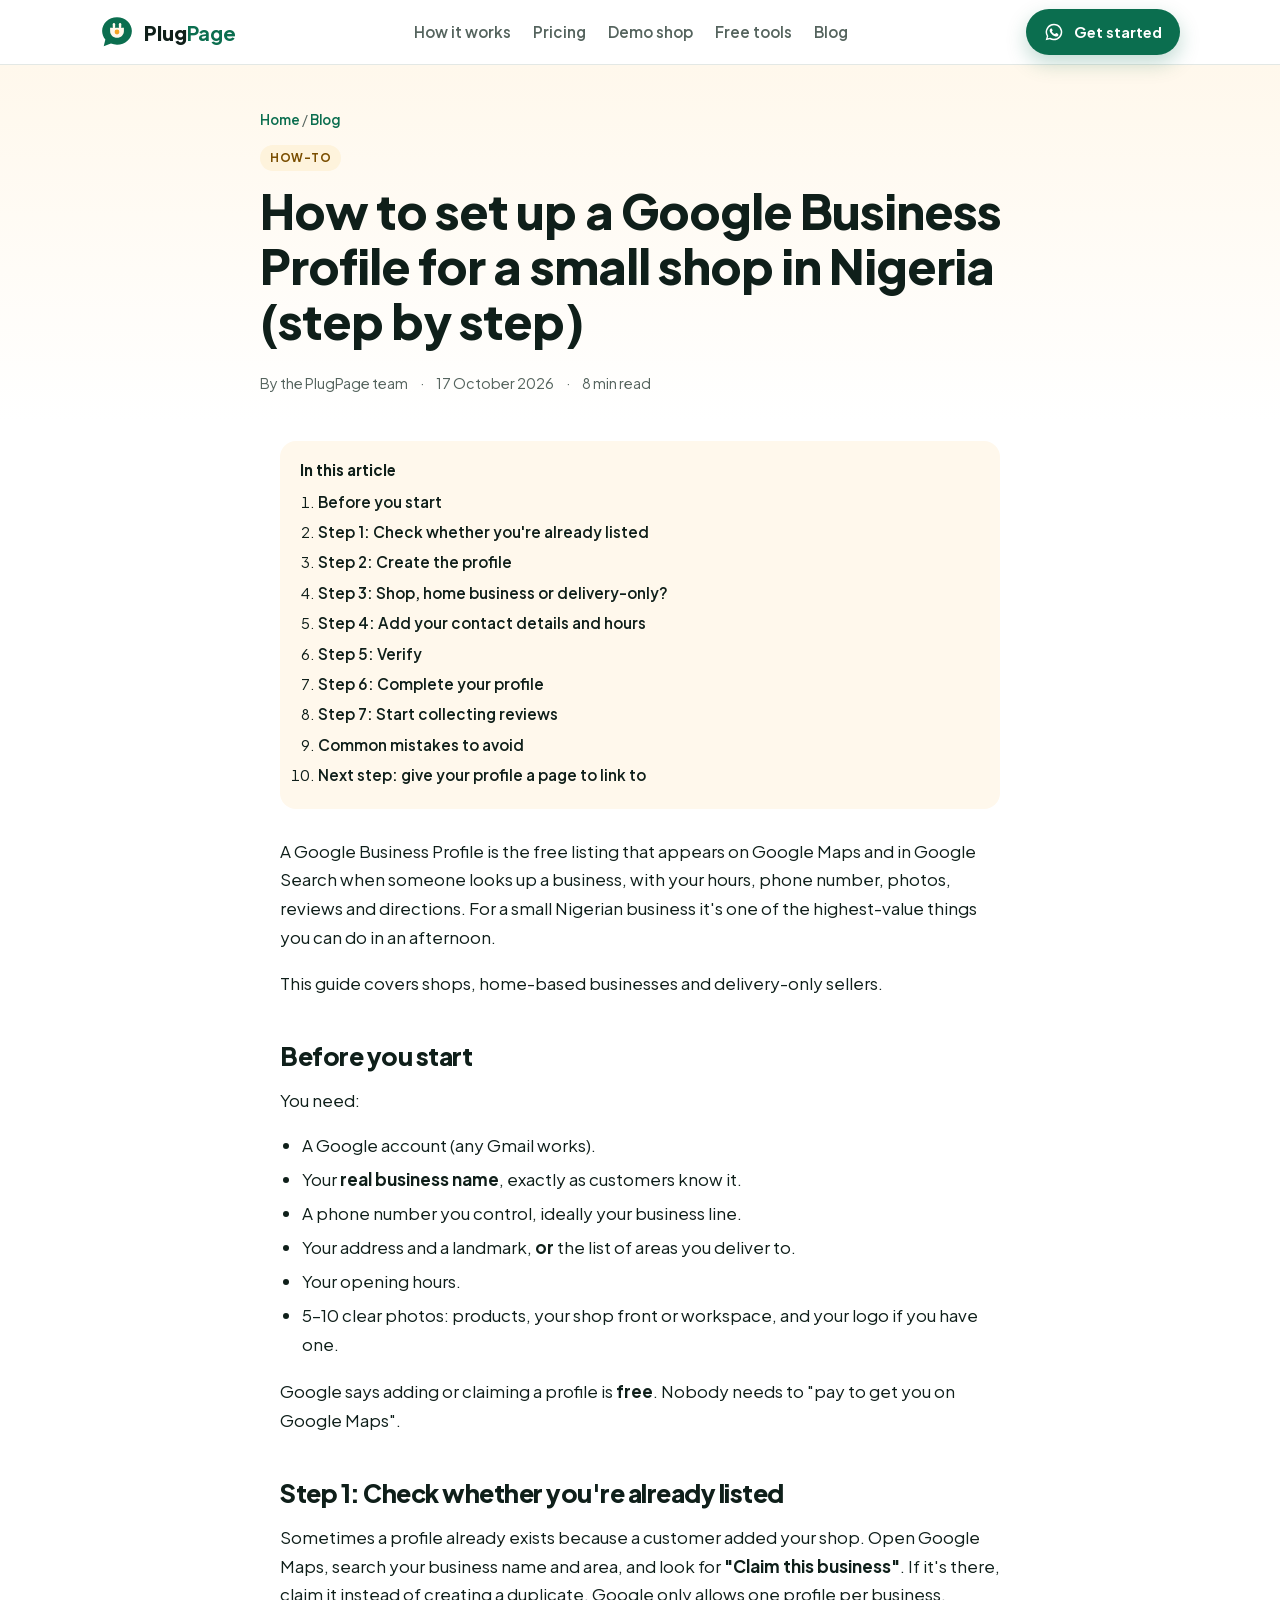
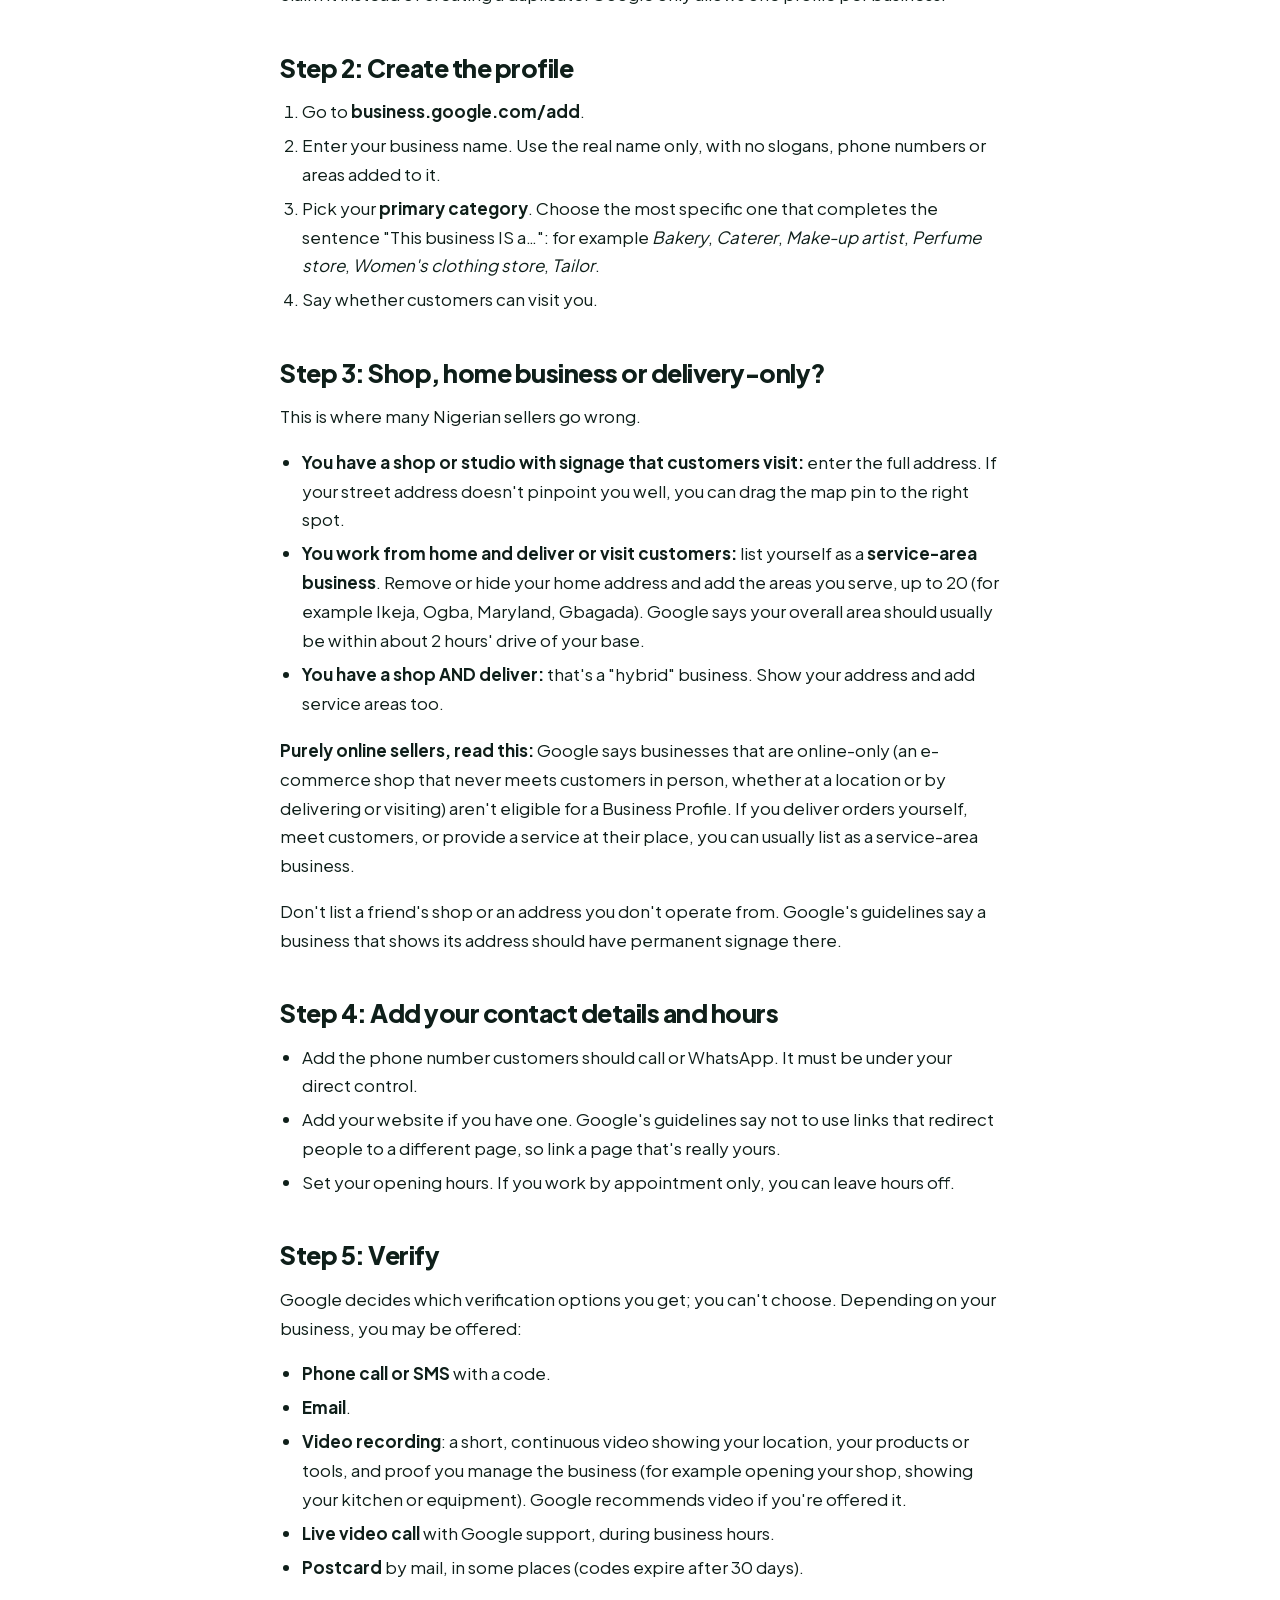
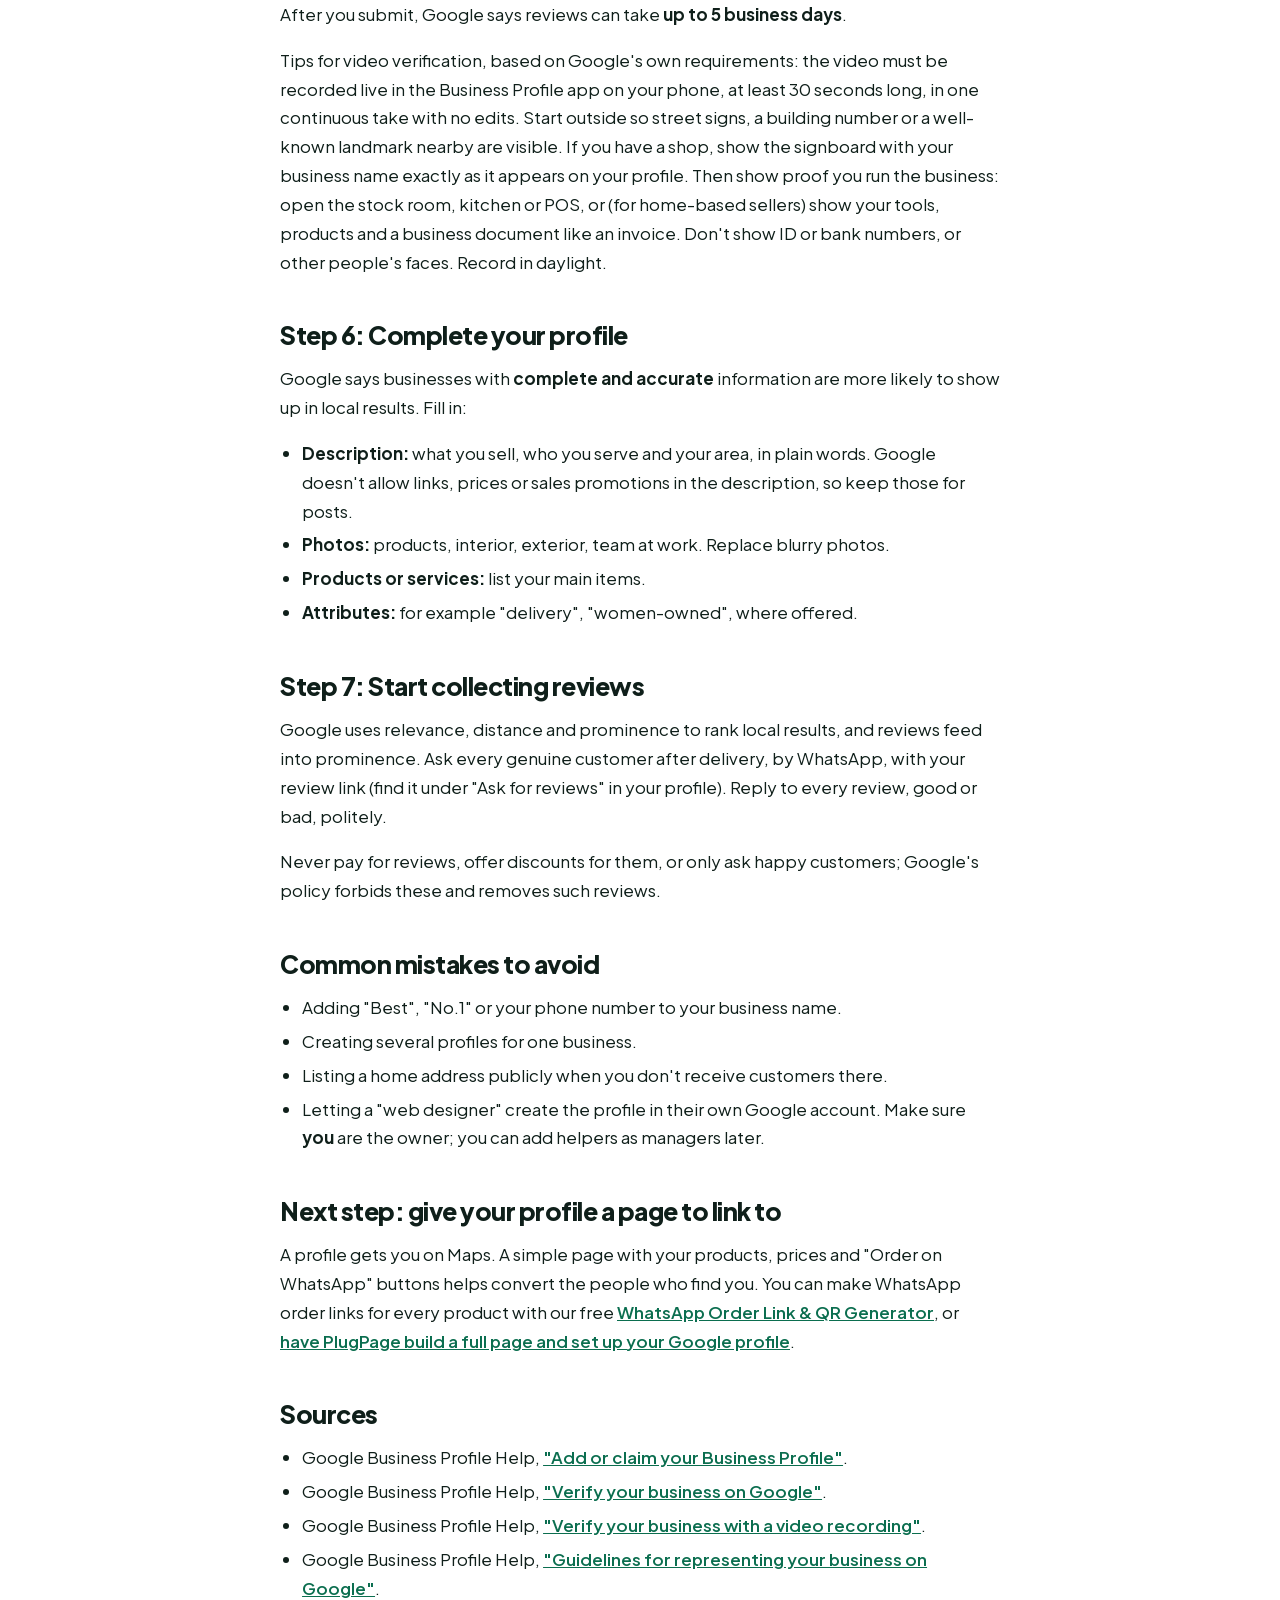
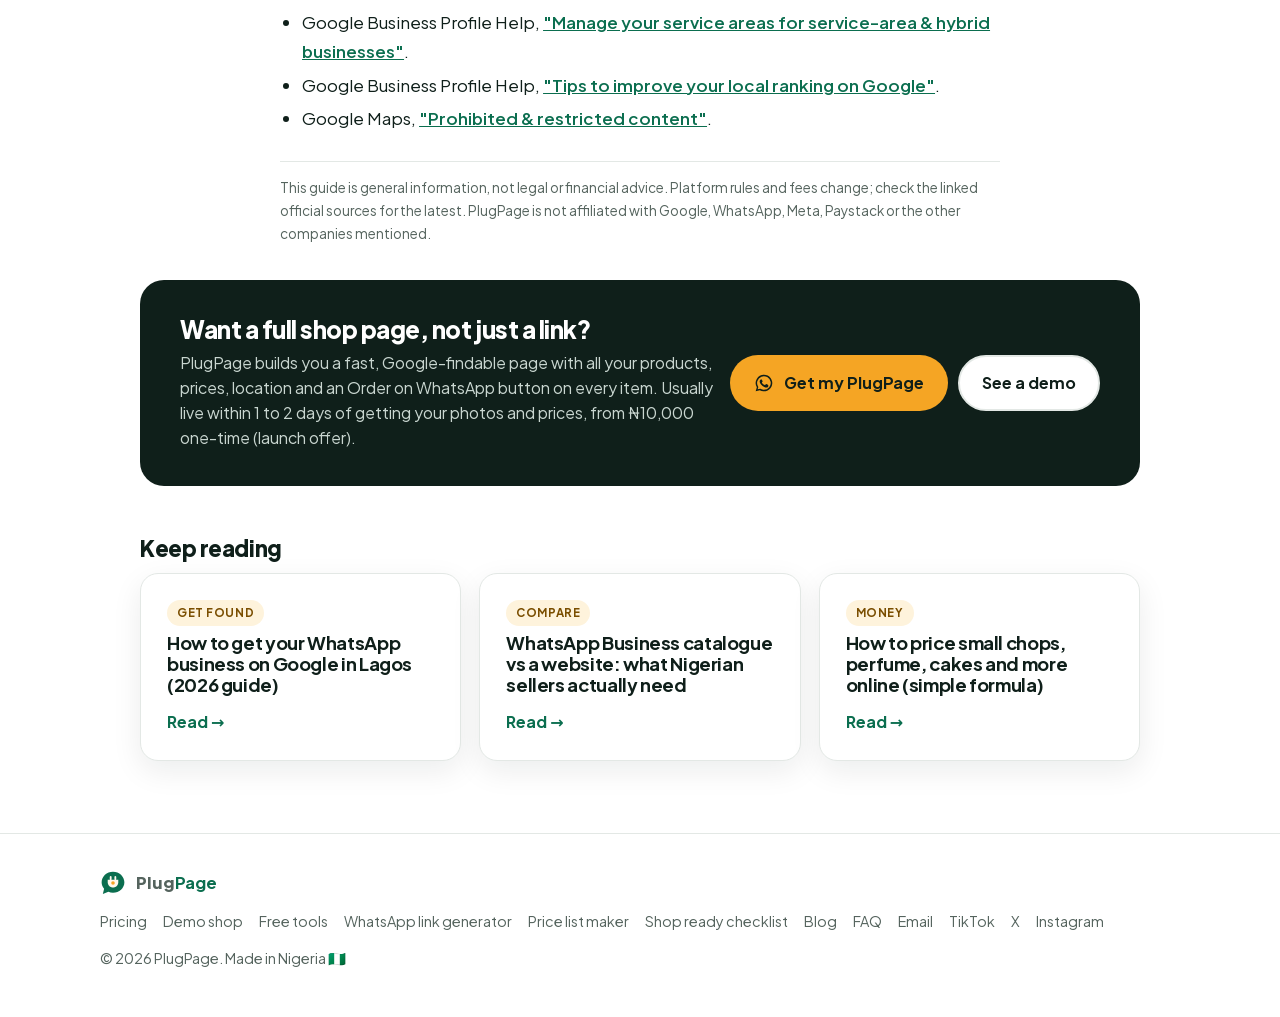
<file: blog/google-business-profile-nigeria-small-shop/index.html>
<!doctype html>
<html lang="en-NG" class="__variable_532bb9">
  <head>
    <meta charset="utf-8" />
    <meta name="viewport" content="width=device-width, initial-scale=1" />
    <link
      rel="preload"
      href="../../fonts/636a5ac981f94f8b-s.p.woff2"
      as="font"
      crossorigin=""
      type="font/woff2"
    />
    <link rel="preload" as="image" href="../../logo.svg" />
    <link rel="stylesheet" href="../../css/style.css" />
    <meta name="theme-color" content="#0B6E4F" />
    <title>
      How to set up a Google Business Profile for a small shop in Nigeria (step
      by step) | PlugPage
    </title>
    <meta
      name="description"
      content="Create and verify a free Google Business Profile for your shop, home business or delivery-only business in Nigeria, with tips that help you show up on Maps."
    />
    <meta
      name="keywords"
      content="WhatsApp store Nigeria,online shop Lagos,small business website Nigeria,Google Business Profile Nigeria,sell on WhatsApp,PlugPage"
    />
    <meta name="robots" content="index, follow" />
    <link rel="canonical" href="https://plugpage.pages.dev/blog/google-business-profile-nigeria-small-shop/" />
    <meta
      property="og:title"
      content="How to set up a Google Business Profile for a small shop in Nigeria (step by step)"
    />
    <meta
      property="og:description"
      content="Create and verify a free Google Business Profile for your shop, home business or delivery-only business in Nigeria, with tips that help you show up on Maps."
    />
    <meta
      property="og:url"
      content="https://plugpage.pages.dev/blog/google-business-profile-nigeria-small-shop/"
    />
    <meta
      property="og:image"
      content="https://plugpage.pages.dev/og-blog.png"
    />
    <meta property="og:image:width" content="1200" />
    <meta property="og:image:height" content="630" />
    <meta property="og:type" content="article" />
    <meta property="article:published_time" content="2026-10-17" />
    <meta name="twitter:card" content="summary_large_image" />
    <meta
      name="twitter:title"
      content="How to set up a Google Business Profile for a small shop in Nigeria (step by step)"
    />
    <meta
      name="twitter:description"
      content="Create and verify a free Google Business Profile for your shop, home business or delivery-only business in Nigeria, with tips that help you show up on Maps."
    />
    <meta
      name="twitter:image"
      content="https://plugpage.pages.dev/og-blog.png"
    />
    <link rel="icon" href="../../favicon.ico" sizes="48x48" />
    <link rel="icon" href="../../icon.svg" type="image/svg+xml" />
    <link rel="apple-touch-icon" href="../../apple-touch-icon.png" />
  </head>
  <body>
    <script type="application/ld+json">
      [
        {
          "@context": "https://schema.org",
          "@type": "BlogPosting",
          "headline": "How to set up a Google Business Profile for a small shop in Nigeria (step by step)",
          "description": "Create and verify a free Google Business Profile for your shop, home business or delivery-only business in Nigeria, with tips that help you show up on Maps.",
          "datePublished": "2026-10-17",
          "dateModified": "2026-10-17",
          "mainEntityOfPage": "https://plugpage.pages.dev/blog/google-business-profile-nigeria-small-shop/",
          "url": "https://plugpage.pages.dev/blog/google-business-profile-nigeria-small-shop/",
          "image": "https://plugpage.pages.dev/og-blog.png",
          "inLanguage": "en-NG",
          "author": {
            "@type": "Organization",
            "name": "PlugPage",
            "url": "https://plugpage.pages.dev"
          },
          "publisher": {
            "@type": "Organization",
            "name": "PlugPage",
            "url": "https://plugpage.pages.dev",
            "logo": {
              "@type": "ImageObject",
              "url": "https://plugpage.pages.dev/logo.svg"
            }
          }
        },
        {
          "@context": "https://schema.org",
          "@type": "BreadcrumbList",
          "itemListElement": [
            {
              "@type": "ListItem",
              "position": 1,
              "name": "Home",
              "item": "https://plugpage.pages.dev/"
            },
            {
              "@type": "ListItem",
              "position": 2,
              "name": "Blog",
              "item": "https://plugpage.pages.dev/blog/"
            },
            {
              "@type": "ListItem",
              "position": 3,
              "name": "How to set up a Google Business Profile for a small shop in Nigeria (step by step)",
              "item": "https://plugpage.pages.dev/blog/google-business-profile-nigeria-small-shop/"
            }
          ]
        }
      ]
    </script>
    <header class="nav">
      <div class="wrap">
        <a class="brand" aria-label="PlugPage home" href="../../index.html"
          ><img src="../../logo.svg" alt="" width="34" height="34" /><span
            >Plug<b>Page</b></span
          ></a
        >
        <nav class="nav-links" aria-label="Main">
          <a href="../../index.html#how">How it works</a
          ><a href="../../index.html#pricing">Pricing</a
          ><a href="../../demo/index.html">Demo shop</a
          ><a href="../../tools/index.html">Free tools</a
          ><a href="../index.html">Blog</a>
        </nav>
        <a
          class="btn btn-primary"
          href="https://wa.me/2349014442677?text=Hi%20PlugPage!%20I&#x27;d%20like%20a%20PlugPage%20for%20my%20business.%0ABusiness%20name%3A%0AWhat%20I%20sell%3A%0AArea%2Flandmark%3A"
          target="_blank"
          rel="noopener noreferrer"
          ><svg
            class="wa-ico"
            viewBox="0 0 24 24"
            aria-hidden="true"
            fill="currentColor"
          >
            <path
              d="M12 2a10 10 0 0 0-8.6 15.1L2 22l5-1.3A10 10 0 1 0 12 2zm0 18.2c-1.5 0-3-.4-4.3-1.2l-.3-.2-3 .8.8-2.9-.2-.3A8.2 8.2 0 1 1 12 20.2zm4.5-6.1c-.2-.1-1.5-.7-1.7-.8-.2-.1-.4-.1-.6.1l-.8 1c-.1.2-.3.2-.5.1a6.7 6.7 0 0 1-3.3-2.9c-.2-.4.2-.4.7-1.3.1-.2 0-.3 0-.4l-.8-1.8c-.2-.5-.4-.4-.6-.4h-.5a1 1 0 0 0-.7.3 3 3 0 0 0-.9 2.2c0 1.3.9 2.5 1.1 2.7.1.2 1.8 2.8 4.4 3.9 1.6.7 2.3.8 3.1.6.5-.1 1.5-.6 1.7-1.2.2-.6.2-1.1.2-1.2-.1-.1-.3-.2-.5-.3z"
            ></path>
          </svg>
          Get started</a
        >
      </div>
    </header>
    <main>
      <section class="page-hero">
        <div class="wrap" style="max-width: 800px">
          <div class="crumbs">
            <a href="../../index.html">Home</a> /
            <a href="../index.html">Blog</a>
          </div>
          <span class="tag-pill">How-to</span>
          <h1 style="margin-top: 12px">
            How to set up a Google Business Profile for a small shop in Nigeria
            (step by step)
          </h1>
          <div class="post-meta">
            <span>By the PlugPage team</span><span>·</span
            ><time datetime="2026-10-17">17 October 2026</time><span>·</span
            ><span>8 min read</span>
          </div>
        </div>
      </section>
      <section class="section" style="padding-top: 20px">
        <div class="wrap">
          <article class="prose">
            <nav class="toc" aria-label="In this article">
              <b>In this article</b>
              <ol>
                <li>
                  <a href="index.html#before-you-start">Before you start</a>
                </li>
                <li>
                  <a
                    href="index.html#step-1-check-whether-you-re-already-listed"
                    >Step 1: Check whether you&#x27;re already listed</a
                  >
                </li>
                <li>
                  <a href="index.html#step-2-create-the-profile"
                    >Step 2: Create the profile</a
                  >
                </li>
                <li>
                  <a
                    href="index.html#step-3-shop-home-business-or-delivery-only"
                    >Step 3: Shop, home business or delivery-only?</a
                  >
                </li>
                <li>
                  <a href="index.html#step-4-add-your-contact-details-and-hours"
                    >Step 4: Add your contact details and hours</a
                  >
                </li>
                <li><a href="index.html#step-5-verify">Step 5: Verify</a></li>
                <li>
                  <a href="index.html#step-6-complete-your-profile"
                    >Step 6: Complete your profile</a
                  >
                </li>
                <li>
                  <a href="index.html#step-7-start-collecting-reviews"
                    >Step 7: Start collecting reviews</a
                  >
                </li>
                <li>
                  <a href="index.html#common-mistakes-to-avoid"
                    >Common mistakes to avoid</a
                  >
                </li>
                <li>
                  <a
                    href="index.html#next-step-give-your-profile-a-page-to-link-to"
                    >Next step: give your profile a page to link to</a
                  >
                </li>
              </ol>
            </nav>
            <p>
              A Google Business Profile is the free listing that appears on
              Google Maps and in Google Search when someone looks up a business,
              with your hours, phone number, photos, reviews and directions. For
              a small Nigerian business it&#x27;s one of the highest-value
              things you can do in an afternoon.
            </p>
            <p>
              This guide covers shops, home-based businesses and delivery-only
              sellers.
            </p>
            <h2 id="before-you-start">Before you start</h2>
            <p>You need:</p>
            <ul>
              <li>A Google account (any Gmail works).</li>
              <li>
                Your <strong>real business name</strong>, exactly as customers
                know it.
              </li>
              <li>A phone number you control, ideally your business line.</li>
              <li>
                Your address and a landmark, <strong>or</strong> the list of
                areas you deliver to.
              </li>
              <li>Your opening hours.</li>
              <li>
                5–10 clear photos: products, your shop front or workspace, and
                your logo if you have one.
              </li>
            </ul>
            <p>
              Google says adding or claiming a profile is <strong>free</strong>.
              Nobody needs to &quot;pay to get you on Google Maps&quot;.
            </p>
            <h2 id="step-1-check-whether-you-re-already-listed">
              Step 1: Check whether you&#x27;re already listed
            </h2>
            <p>
              Sometimes a profile already exists because a customer added your
              shop. Open Google Maps, search your business name and area, and
              look for <strong>&quot;Claim this business&quot;</strong>. If
              it&#x27;s there, claim it instead of creating a duplicate. Google
              only allows one profile per business.
            </p>
            <h2 id="step-2-create-the-profile">Step 2: Create the profile</h2>
            <ol>
              <li>Go to <strong>business.google.com/add</strong>.</li>
              <li>
                Enter your business name. Use the real name only, with no
                slogans, phone numbers or areas added to it.
              </li>
              <li>
                Pick your <strong>primary category</strong>. Choose the most
                specific one that completes the sentence &quot;This business IS
                a…&quot;: for example <em>Bakery</em>, <em>Caterer</em>,
                <em>Make-up artist</em>, <em>Perfume store</em>,
                <em>Women&#x27;s clothing store</em>, <em>Tailor</em>.
              </li>
              <li>Say whether customers can visit you.</li>
            </ol>
            <h2 id="step-3-shop-home-business-or-delivery-only">
              Step 3: Shop, home business or delivery-only?
            </h2>
            <p>This is where many Nigerian sellers go wrong.</p>
            <ul>
              <li>
                <strong
                  >You have a shop or studio with signage that customers
                  visit:</strong
                >
                enter the full address. If your street address doesn&#x27;t
                pinpoint you well, you can drag the map pin to the right spot.
              </li>
              <li>
                <strong
                  >You work from home and deliver or visit customers:</strong
                >
                list yourself as a <strong>service-area business</strong>.
                Remove or hide your home address and add the areas you serve, up
                to 20 (for example Ikeja, Ogba, Maryland, Gbagada). Google says
                your overall area should usually be within about 2 hours&#x27;
                drive of your base.
              </li>
              <li>
                <strong>You have a shop AND deliver:</strong> that&#x27;s a
                &quot;hybrid&quot; business. Show your address and add service
                areas too.
              </li>
            </ul>
            <p>
              <strong>Purely online sellers, read this:</strong> Google says
              businesses that are online-only (an e-commerce shop that never
              meets customers in person, whether at a location or by delivering
              or visiting) aren&#x27;t eligible for a Business Profile. If you
              deliver orders yourself, meet customers, or provide a service at
              their place, you can usually list as a service-area business.
            </p>
            <p>
              Don&#x27;t list a friend&#x27;s shop or an address you don&#x27;t
              operate from. Google&#x27;s guidelines say a business that shows
              its address should have permanent signage there.
            </p>
            <h2 id="step-4-add-your-contact-details-and-hours">
              Step 4: Add your contact details and hours
            </h2>
            <ul>
              <li>
                Add the phone number customers should call or WhatsApp. It must
                be under your direct control.
              </li>
              <li>
                Add your website if you have one. Google&#x27;s guidelines say
                not to use links that redirect people to a different page, so
                link a page that&#x27;s really yours.
              </li>
              <li>
                Set your opening hours. If you work by appointment only, you can
                leave hours off.
              </li>
            </ul>
            <h2 id="step-5-verify">Step 5: Verify</h2>
            <p>
              Google decides which verification options you get; you can&#x27;t
              choose. Depending on your business, you may be offered:
            </p>
            <ul>
              <li><strong>Phone call or SMS</strong> with a code.</li>
              <li><strong>Email</strong>.</li>
              <li>
                <strong>Video recording</strong>: a short, continuous video
                showing your location, your products or tools, and proof you
                manage the business (for example opening your shop, showing your
                kitchen or equipment). Google recommends video if you&#x27;re
                offered it.
              </li>
              <li>
                <strong>Live video call</strong> with Google support, during
                business hours.
              </li>
              <li>
                <strong>Postcard</strong> by mail, in some places (codes expire
                after 30 days).
              </li>
            </ul>
            <p>
              After you submit, Google says reviews can take
              <strong>up to 5 business days</strong>.
            </p>
            <p>
              Tips for video verification, based on Google&#x27;s own
              requirements: the video must be recorded live in the Business
              Profile app on your phone, at least 30 seconds long, in one
              continuous take with no edits. Start outside so street signs, a
              building number or a well-known landmark nearby are visible. If
              you have a shop, show the signboard with your business name
              exactly as it appears on your profile. Then show proof you run the
              business: open the stock room, kitchen or POS, or (for home-based
              sellers) show your tools, products and a business document like an
              invoice. Don&#x27;t show ID or bank numbers, or other
              people&#x27;s faces. Record in daylight.
            </p>
            <h2 id="step-6-complete-your-profile">
              Step 6: Complete your profile
            </h2>
            <p>
              Google says businesses with
              <strong>complete and accurate</strong> information are more likely
              to show up in local results. Fill in:
            </p>
            <ul>
              <li>
                <strong>Description:</strong> what you sell, who you serve and
                your area, in plain words. Google doesn&#x27;t allow links,
                prices or sales promotions in the description, so keep those for
                posts.
              </li>
              <li>
                <strong>Photos:</strong> products, interior, exterior, team at
                work. Replace blurry photos.
              </li>
              <li>
                <strong>Products or services:</strong> list your main items.
              </li>
              <li>
                <strong>Attributes:</strong> for example &quot;delivery&quot;,
                &quot;women-owned&quot;, where offered.
              </li>
            </ul>
            <h2 id="step-7-start-collecting-reviews">
              Step 7: Start collecting reviews
            </h2>
            <p>
              Google uses relevance, distance and prominence to rank local
              results, and reviews feed into prominence. Ask every genuine
              customer after delivery, by WhatsApp, with your review link (find
              it under &quot;Ask for reviews&quot; in your profile). Reply to
              every review, good or bad, politely.
            </p>
            <p>
              Never pay for reviews, offer discounts for them, or only ask happy
              customers; Google&#x27;s policy forbids these and removes such
              reviews.
            </p>
            <h2 id="common-mistakes-to-avoid">Common mistakes to avoid</h2>
            <ul>
              <li>
                Adding &quot;Best&quot;, &quot;No.1&quot; or your phone number
                to your business name.
              </li>
              <li>Creating several profiles for one business.</li>
              <li>
                Listing a home address publicly when you don&#x27;t receive
                customers there.
              </li>
              <li>
                Letting a &quot;web designer&quot; create the profile in their
                own Google account. Make sure <strong>you</strong> are the
                owner; you can add helpers as managers later.
              </li>
            </ul>
            <h2 id="next-step-give-your-profile-a-page-to-link-to">
              Next step: give your profile a page to link to
            </h2>
            <p>
              A profile gets you on Maps. A simple page with your products,
              prices and &quot;Order on WhatsApp&quot; buttons helps convert the
              people who find you. You can make WhatsApp order links for every
              product with our free
              <a href="../../tools/whatsapp-link/index.html"
                >WhatsApp Order Link &amp; QR Generator</a
              >, or
              <a href="../../index.html#pricing"
                >have PlugPage build a full page and set up your Google
                profile</a
              >.
            </p>
            <h2 id="sources">Sources</h2>
            <ul>
              <li>
                Google Business Profile Help,
                <a
                  href="https://support.google.com/business/answer/2911778?hl=en"
                  target="_blank"
                  rel="noopener noreferrer"
                  >&quot;Add or claim your Business Profile&quot;</a
                >.
              </li>
              <li>
                Google Business Profile Help,
                <a
                  href="https://support.google.com/business/answer/7107242?hl=en"
                  target="_blank"
                  rel="noopener noreferrer"
                  >&quot;Verify your business on Google&quot;</a
                >.
              </li>
              <li>
                Google Business Profile Help,
                <a
                  href="https://support.google.com/business/answer/14271705?hl=en"
                  target="_blank"
                  rel="noopener noreferrer"
                  >&quot;Verify your business with a video recording&quot;</a
                >.
              </li>
              <li>
                Google Business Profile Help,
                <a
                  href="https://support.google.com/business/answer/3038177?hl=en"
                  target="_blank"
                  rel="noopener noreferrer"
                  >&quot;Guidelines for representing your business on
                  Google&quot;</a
                >.
              </li>
              <li>
                Google Business Profile Help,
                <a
                  href="https://support.google.com/business/answer/9157481?hl=en"
                  target="_blank"
                  rel="noopener noreferrer"
                  >&quot;Manage your service areas for service-area &amp; hybrid
                  businesses&quot;</a
                >.
              </li>
              <li>
                Google Business Profile Help,
                <a
                  href="https://support.google.com/business/answer/7091?hl=en"
                  target="_blank"
                  rel="noopener noreferrer"
                  >&quot;Tips to improve your local ranking on Google&quot;</a
                >.
              </li>
              <li>
                Google Maps,
                <a
                  href="https://support.google.com/contributionpolicy/answer/7400114?hl=en"
                  target="_blank"
                  rel="noopener noreferrer"
                  >&quot;Prohibited &amp; restricted content&quot;</a
                >.
              </li>
            </ul>
            <p class="disclaim">
              This guide is general information, not legal or financial advice.
              Platform rules and fees change; check the linked official sources
              for the latest. PlugPage is not affiliated with Google, WhatsApp,
              Meta, Paystack or the other companies mentioned.
            </p>
          </article>
          <div style="max-width: 1000px; margin: 0 auto">
            <div class="cta-band">
              <div>
                <h2 style="font-size: 1.5rem; margin-bottom: 8px">
                  Want a full shop page, not just a link?
                </h2>
                <p>
                  PlugPage builds you a fast, Google-findable page with all your
                  products, prices, location and an Order on WhatsApp
                  button on every item. Usually live within 1 to 2 days of getting your photos and prices, from ₦10,000 one-time
                  (launch offer).
                </p>
              </div>
              <div style="display: flex; gap: 10px; flex-wrap: wrap">
                <a
                  class="btn btn-amber"
                  href="https://wa.me/2349014442677?text=Hi%20PlugPage!%20I&#x27;d%20like%20a%20PlugPage%20for%20my%20business.%0ABusiness%20name%3A%0AWhat%20I%20sell%3A%0AArea%2Flandmark%3A"
                  target="_blank"
                  rel="noopener noreferrer"
                  ><svg
                    class="wa-ico"
                    viewBox="0 0 24 24"
                    aria-hidden="true"
                    fill="currentColor"
                  >
                    <path
                      d="M12 2a10 10 0 0 0-8.6 15.1L2 22l5-1.3A10 10 0 1 0 12 2zm0 18.2c-1.5 0-3-.4-4.3-1.2l-.3-.2-3 .8.8-2.9-.2-.3A8.2 8.2 0 1 1 12 20.2zm4.5-6.1c-.2-.1-1.5-.7-1.7-.8-.2-.1-.4-.1-.6.1l-.8 1c-.1.2-.3.2-.5.1a6.7 6.7 0 0 1-3.3-2.9c-.2-.4.2-.4.7-1.3.1-.2 0-.3 0-.4l-.8-1.8c-.2-.5-.4-.4-.6-.4h-.5a1 1 0 0 0-.7.3 3 3 0 0 0-.9 2.2c0 1.3.9 2.5 1.1 2.7.1.2 1.8 2.8 4.4 3.9 1.6.7 2.3.8 3.1.6.5-.1 1.5-.6 1.7-1.2.2-.6.2-1.1.2-1.2-.1-.1-.3-.2-.5-.3z"
                    ></path>
                  </svg>
                  Get my PlugPage</a
                ><a class="btn btn-ghost" href="../../demo/index.html"
                  >See a demo</a
                >
              </div>
            </div>
            <h2 style="margin-top: 50px; font-size: 1.4rem">Keep reading</h2>
            <div class="grid-3">
              <a
                class="card card-link"
                href="../get-whatsapp-business-on-google-lagos/index.html"
                ><span class="tag-pill">Get found</span>
                <h3 style="margin: 0">
                  How to get your WhatsApp business on Google in Lagos (2026
                  guide)
                </h3>
                <span class="more">Read →</span></a
              ><a
                class="card card-link"
                href="../whatsapp-business-catalogue-vs-website/index.html"
                ><span class="tag-pill">Compare</span>
                <h3 style="margin: 0">
                  WhatsApp Business catalogue vs a website: what Nigerian
                  sellers actually need
                </h3>
                <span class="more">Read →</span></a
              ><a
                class="card card-link"
                href="../how-to-price-products-online-nigeria/index.html"
                ><span class="tag-pill">Money</span>
                <h3 style="margin: 0">
                  How to price small chops, perfume, cakes and more online
                  (simple formula)
                </h3>
                <span class="more">Read →</span></a
              >
            </div>
          </div>
        </div>
      </section>
    </main>
    <footer>
      <div class="wrap">
        <div class="brand" style="font-size: 1.05rem">
          <img src="../../logo.svg" alt="" width="26" height="26" /><span
            >Plug<b>Page</b></span
          >
        </div>
        <div>
          <a href="../../index.html#pricing">Pricing</a
          ><a href="../../demo/index.html">Demo shop</a
          ><a href="../../tools/index.html">Free tools</a
          ><a href="../../tools/whatsapp-link/index.html"
            >WhatsApp link generator</a
          ><a href="../../tools/price-list/index.html">Price list maker</a
          ><a href="../../tools/shop-ready/index.html">Shop ready checklist</a
          ><a href="../index.html">Blog</a><a href="../../index.html#faq">FAQ</a
          ><a href="mailto:plugpage@mail.grokbot.com">Email</a
          ><a
            href="https://www.tiktok.com/@plugpageng"
            target="_blank"
            rel="noopener noreferrer"
            aria-label="PlugPage on TikTok"
            >TikTok</a
          ><a
            href="https://x.com/AmarachukwuOnu4"
            target="_blank"
            rel="noopener noreferrer"
            aria-label="PlugPage on X"
            >X</a
          ><a
            href="https://www.instagram.com/plugpageng/"
            target="_blank"
            rel="noopener noreferrer"
            aria-label="PlugPage on Instagram"
            >Instagram</a
          >
        </div>
        <div>© 2026 PlugPage. Made in Nigeria 🇳🇬</div>
      </div>
    </footer>
  </body>
</html>
</file>
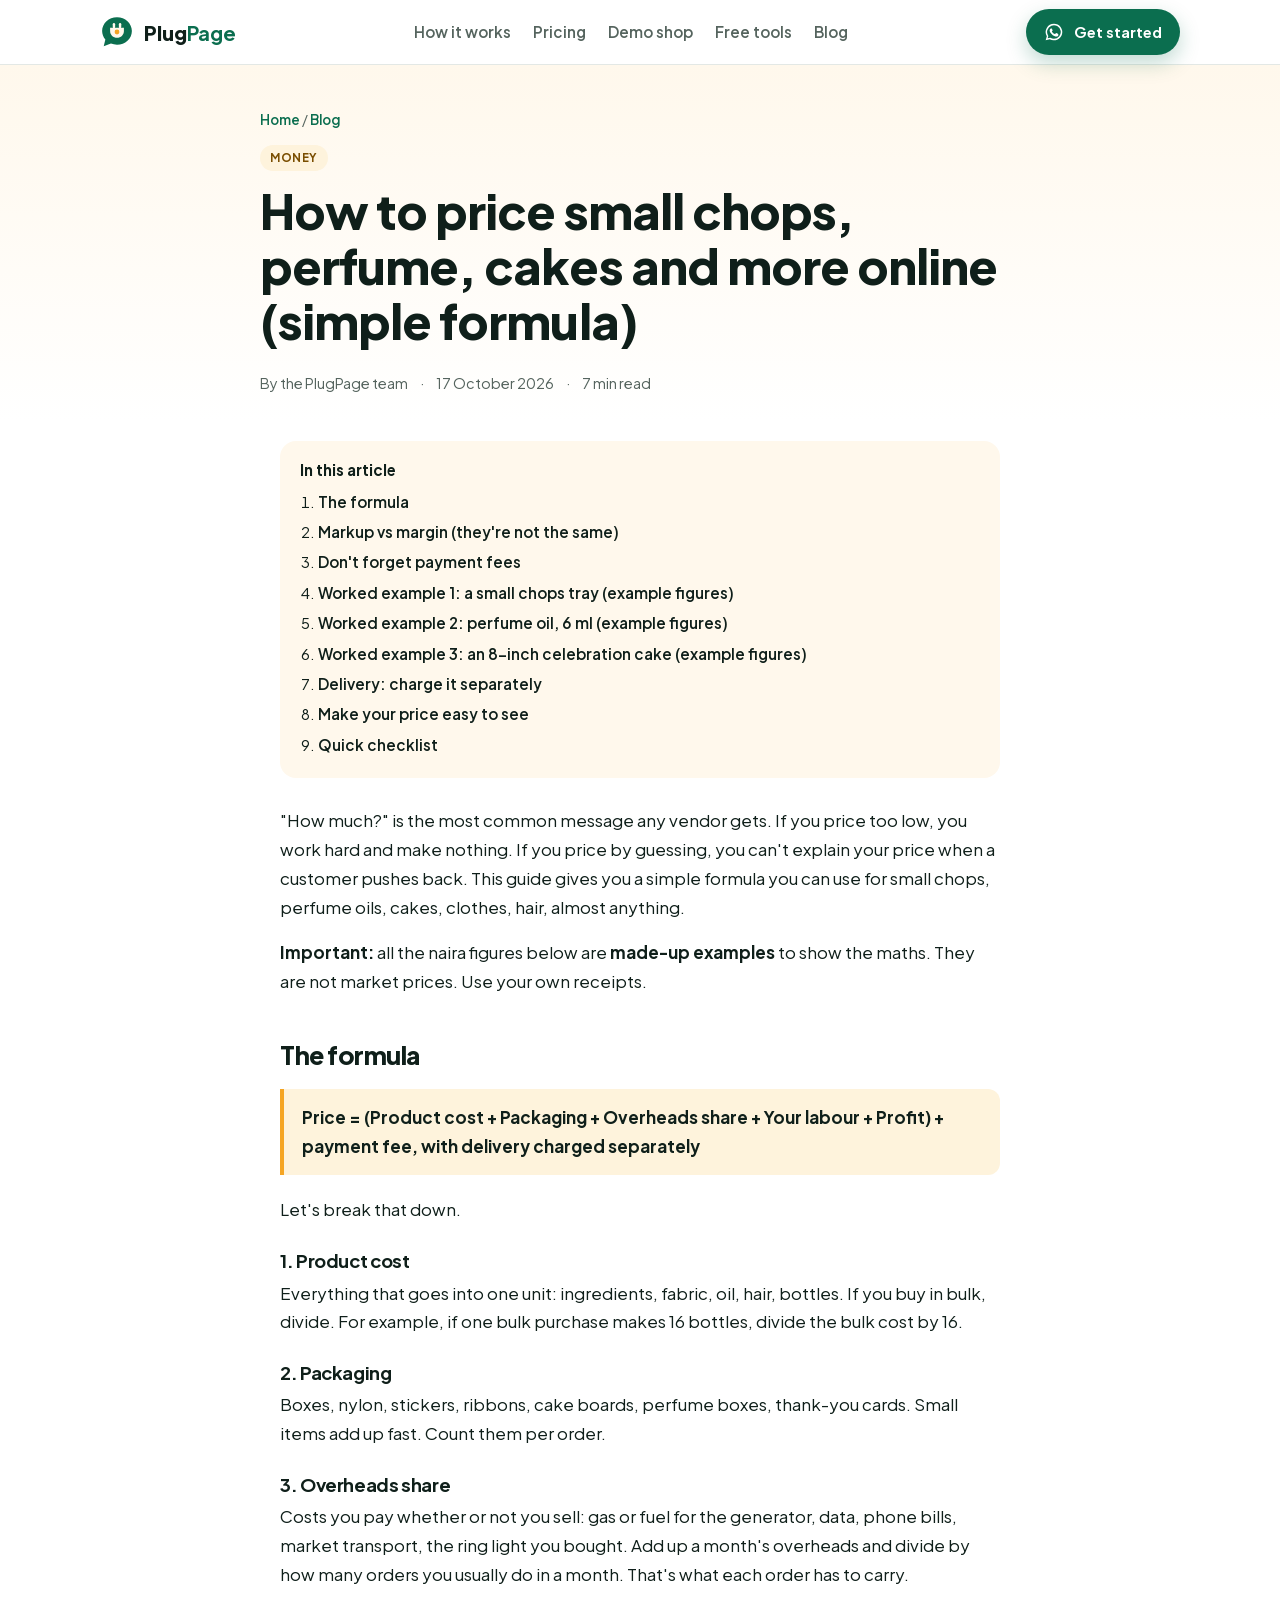
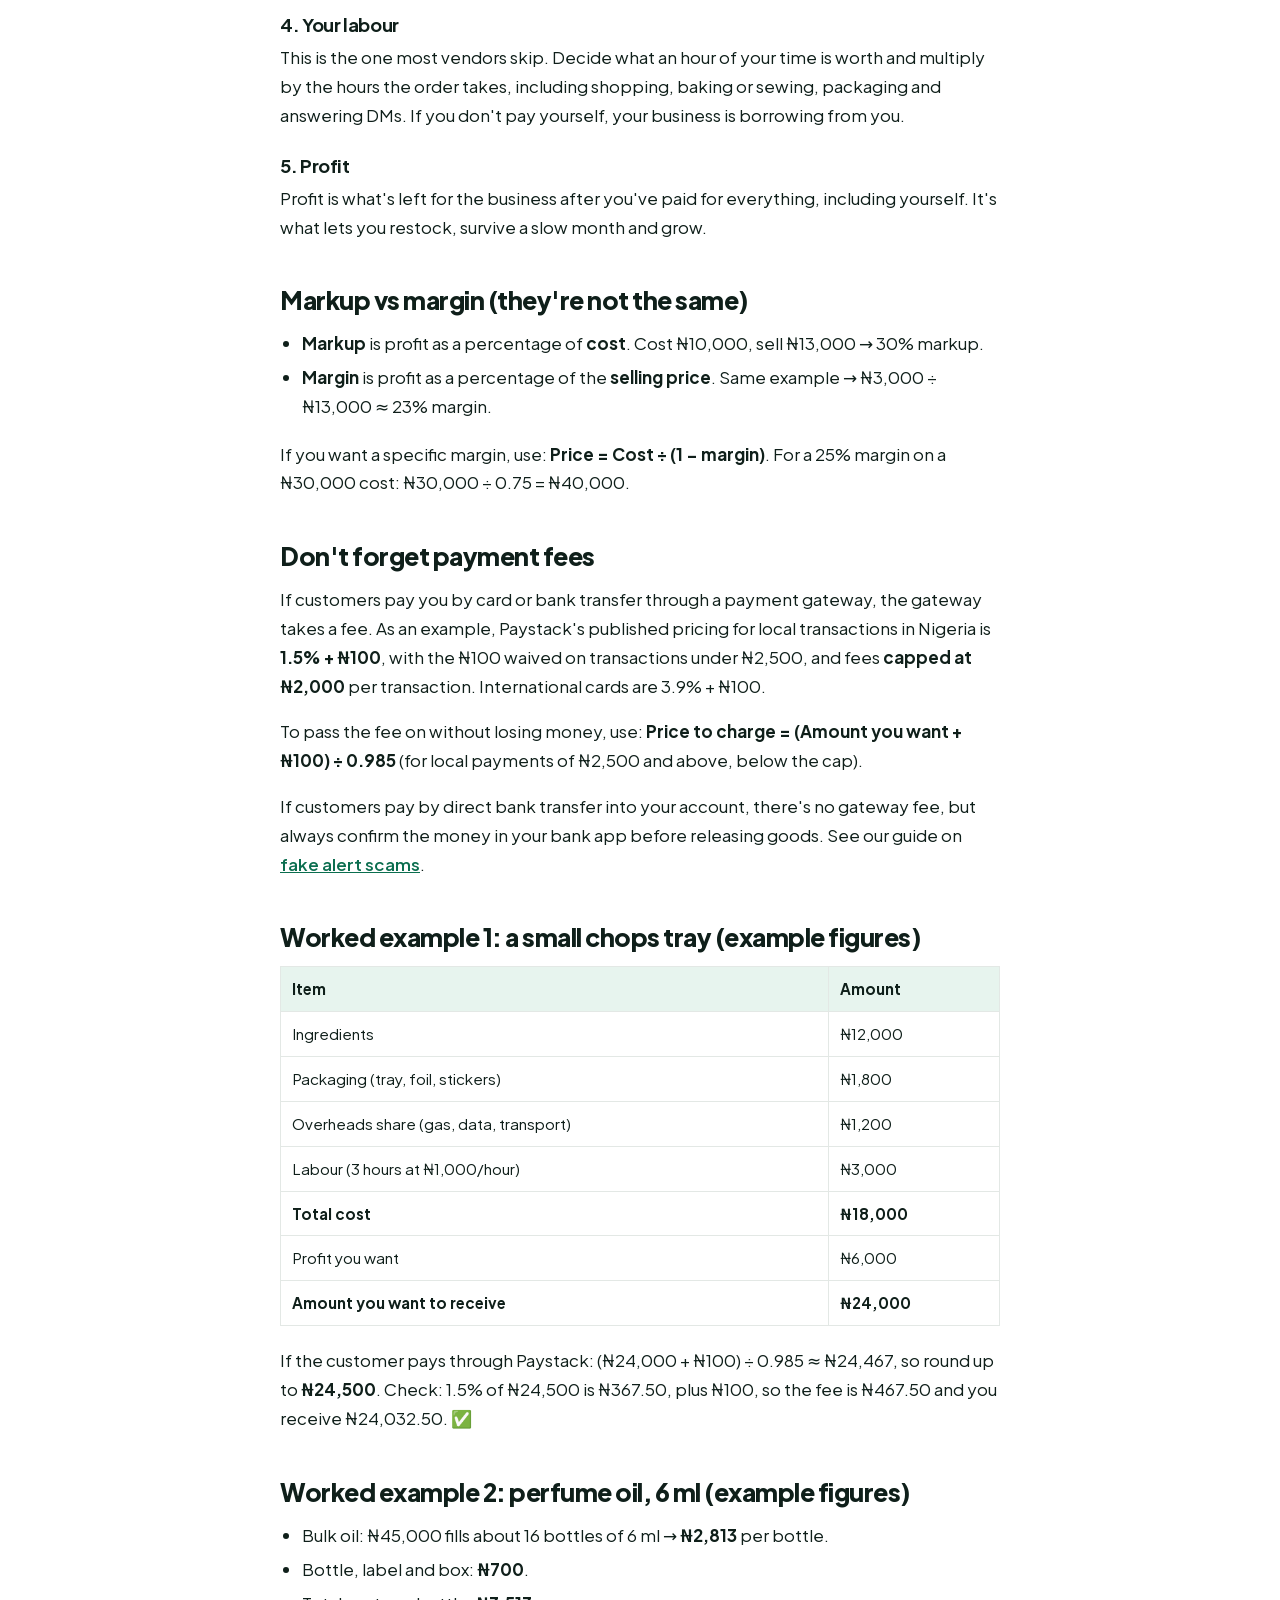
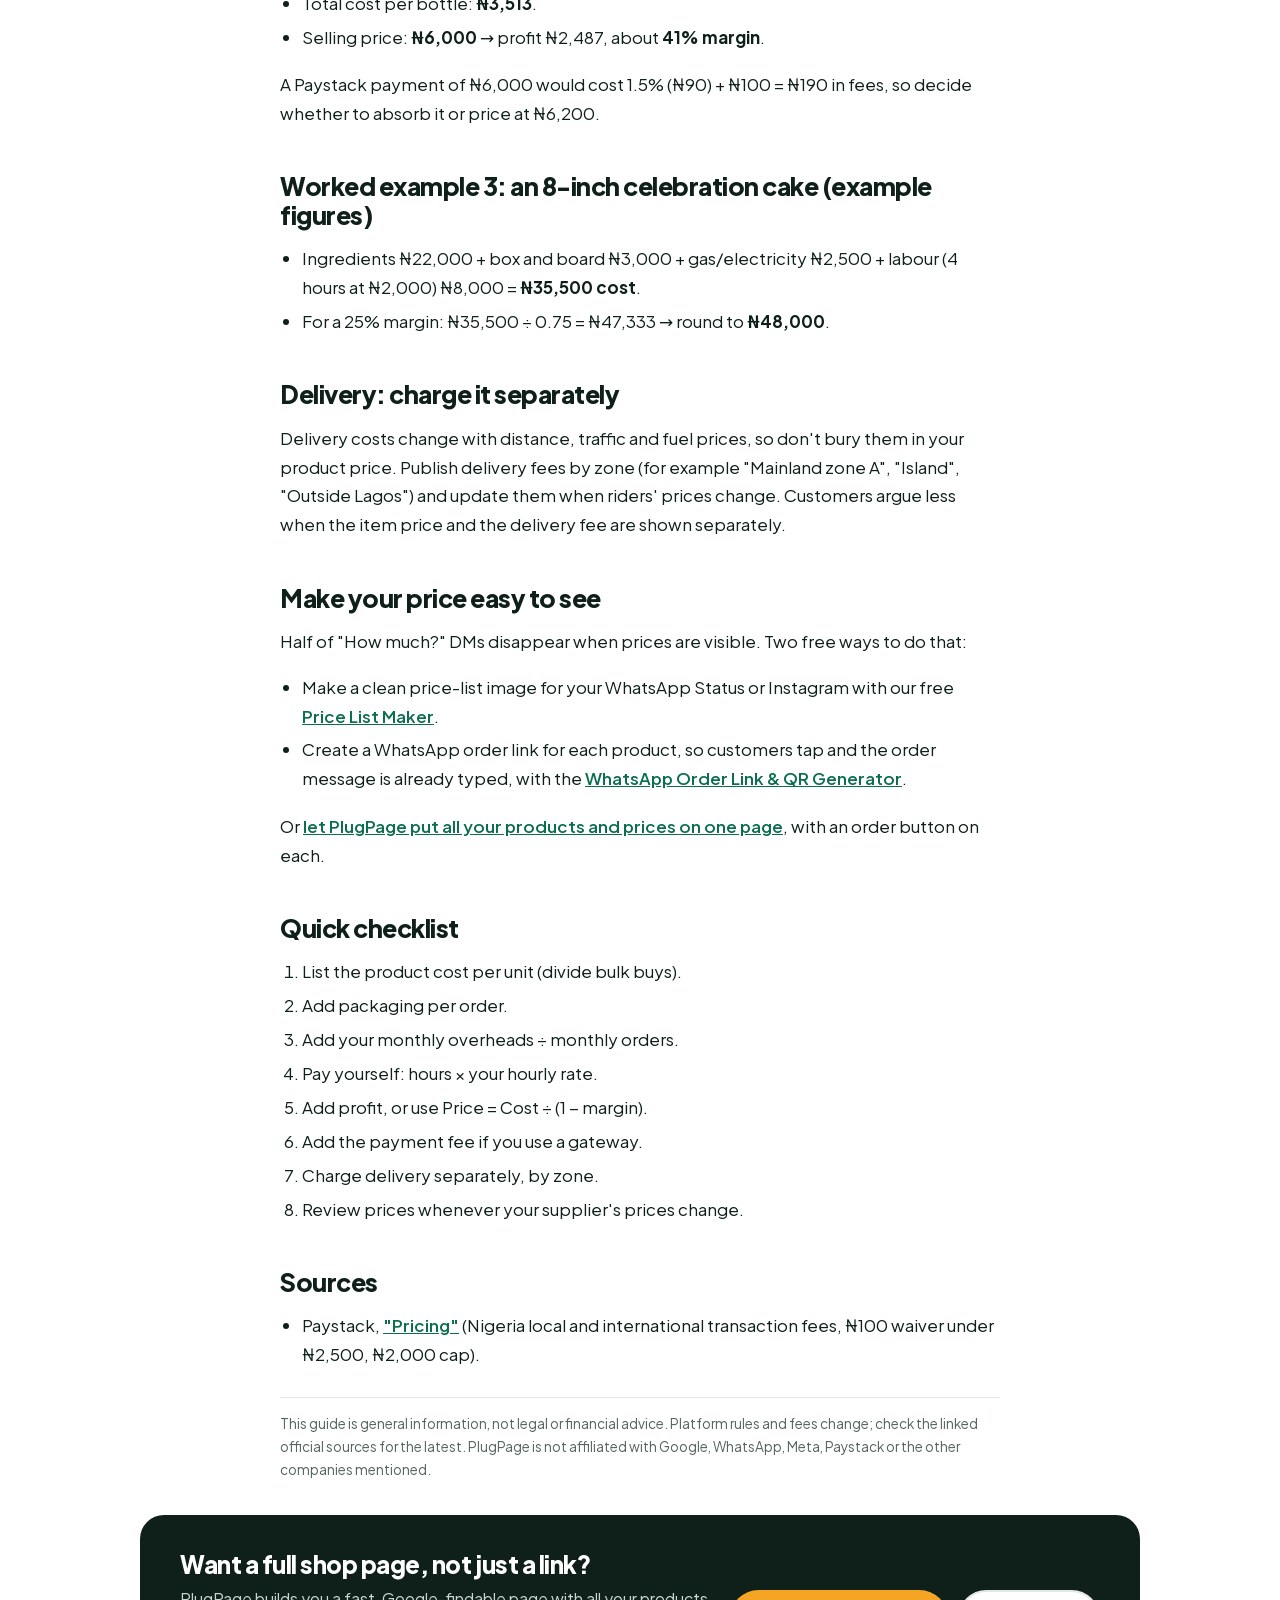
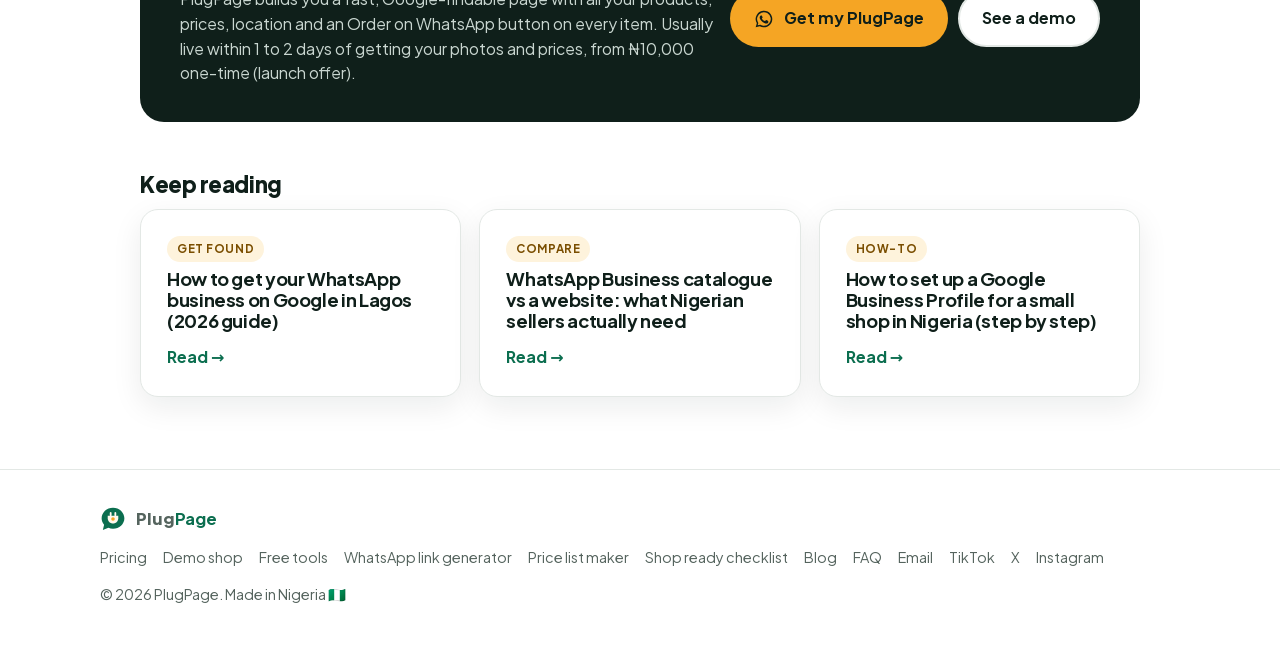
<file: blog/how-to-price-products-online-nigeria/index.html>
<!doctype html>
<html lang="en-NG" class="__variable_532bb9">
  <head>
    <meta charset="utf-8" />
    <meta name="viewport" content="width=device-width, initial-scale=1" />
    <link
      rel="preload"
      href="../../fonts/636a5ac981f94f8b-s.p.woff2"
      as="font"
      crossorigin=""
      type="font/woff2"
    />
    <link rel="preload" as="image" href="../../logo.svg" />
    <link rel="stylesheet" href="../../css/style.css" />
    <meta name="theme-color" content="#0B6E4F" />
    <title>
      How to price small chops, perfume, cakes and more online (simple formula)
      | PlugPage
    </title>
    <meta
      name="description"
      content="A step-by-step pricing formula for Nigerian online sellers: true cost, packaging, delivery, payment fees and profit, with worked examples in naira."
    />
    <meta
      name="keywords"
      content="WhatsApp store Nigeria,online shop Lagos,small business website Nigeria,Google Business Profile Nigeria,sell on WhatsApp,PlugPage"
    />
    <meta name="robots" content="index, follow" />
    <link rel="canonical" href="https://plugpage.pages.dev/blog/how-to-price-products-online-nigeria/" />
    <meta
      property="og:title"
      content="How to price small chops, perfume, cakes and more online (simple formula)"
    />
    <meta
      property="og:description"
      content="A step-by-step pricing formula for Nigerian online sellers: true cost, packaging, delivery, payment fees and profit, with worked examples in naira."
    />
    <meta
      property="og:url"
      content="https://plugpage.pages.dev/blog/how-to-price-products-online-nigeria/"
    />
    <meta
      property="og:image"
      content="https://plugpage.pages.dev/og-blog.png"
    />
    <meta property="og:image:width" content="1200" />
    <meta property="og:image:height" content="630" />
    <meta property="og:type" content="article" />
    <meta property="article:published_time" content="2026-10-17" />
    <meta name="twitter:card" content="summary_large_image" />
    <meta
      name="twitter:title"
      content="How to price small chops, perfume, cakes and more online (simple formula)"
    />
    <meta
      name="twitter:description"
      content="A step-by-step pricing formula for Nigerian online sellers: true cost, packaging, delivery, payment fees and profit, with worked examples in naira."
    />
    <meta
      name="twitter:image"
      content="https://plugpage.pages.dev/og-blog.png"
    />
    <link rel="icon" href="../../favicon.ico" sizes="48x48" />
    <link rel="icon" href="../../icon.svg" type="image/svg+xml" />
    <link rel="apple-touch-icon" href="../../apple-touch-icon.png" />
  </head>
  <body>
    <script type="application/ld+json">
      [
        {
          "@context": "https://schema.org",
          "@type": "BlogPosting",
          "headline": "How to price small chops, perfume, cakes and more online (simple formula)",
          "description": "A step-by-step pricing formula for Nigerian online sellers: true cost, packaging, delivery, payment fees and profit, with worked examples in naira.",
          "datePublished": "2026-10-17",
          "dateModified": "2026-10-17",
          "mainEntityOfPage": "https://plugpage.pages.dev/blog/how-to-price-products-online-nigeria/",
          "url": "https://plugpage.pages.dev/blog/how-to-price-products-online-nigeria/",
          "image": "https://plugpage.pages.dev/og-blog.png",
          "inLanguage": "en-NG",
          "author": {
            "@type": "Organization",
            "name": "PlugPage",
            "url": "https://plugpage.pages.dev"
          },
          "publisher": {
            "@type": "Organization",
            "name": "PlugPage",
            "url": "https://plugpage.pages.dev",
            "logo": {
              "@type": "ImageObject",
              "url": "https://plugpage.pages.dev/logo.svg"
            }
          }
        },
        {
          "@context": "https://schema.org",
          "@type": "BreadcrumbList",
          "itemListElement": [
            {
              "@type": "ListItem",
              "position": 1,
              "name": "Home",
              "item": "https://plugpage.pages.dev/"
            },
            {
              "@type": "ListItem",
              "position": 2,
              "name": "Blog",
              "item": "https://plugpage.pages.dev/blog/"
            },
            {
              "@type": "ListItem",
              "position": 3,
              "name": "How to price small chops, perfume, cakes and more online (simple formula)",
              "item": "https://plugpage.pages.dev/blog/how-to-price-products-online-nigeria/"
            }
          ]
        }
      ]
    </script>
    <header class="nav">
      <div class="wrap">
        <a class="brand" aria-label="PlugPage home" href="../../index.html"
          ><img src="../../logo.svg" alt="" width="34" height="34" /><span
            >Plug<b>Page</b></span
          ></a
        >
        <nav class="nav-links" aria-label="Main">
          <a href="../../index.html#how">How it works</a
          ><a href="../../index.html#pricing">Pricing</a
          ><a href="../../demo/index.html">Demo shop</a
          ><a href="../../tools/index.html">Free tools</a
          ><a href="../index.html">Blog</a>
        </nav>
        <a
          class="btn btn-primary"
          href="https://wa.me/2349014442677?text=Hi%20PlugPage!%20I&#x27;d%20like%20a%20PlugPage%20for%20my%20business.%0ABusiness%20name%3A%0AWhat%20I%20sell%3A%0AArea%2Flandmark%3A"
          target="_blank"
          rel="noopener noreferrer"
          ><svg
            class="wa-ico"
            viewBox="0 0 24 24"
            aria-hidden="true"
            fill="currentColor"
          >
            <path
              d="M12 2a10 10 0 0 0-8.6 15.1L2 22l5-1.3A10 10 0 1 0 12 2zm0 18.2c-1.5 0-3-.4-4.3-1.2l-.3-.2-3 .8.8-2.9-.2-.3A8.2 8.2 0 1 1 12 20.2zm4.5-6.1c-.2-.1-1.5-.7-1.7-.8-.2-.1-.4-.1-.6.1l-.8 1c-.1.2-.3.2-.5.1a6.7 6.7 0 0 1-3.3-2.9c-.2-.4.2-.4.7-1.3.1-.2 0-.3 0-.4l-.8-1.8c-.2-.5-.4-.4-.6-.4h-.5a1 1 0 0 0-.7.3 3 3 0 0 0-.9 2.2c0 1.3.9 2.5 1.1 2.7.1.2 1.8 2.8 4.4 3.9 1.6.7 2.3.8 3.1.6.5-.1 1.5-.6 1.7-1.2.2-.6.2-1.1.2-1.2-.1-.1-.3-.2-.5-.3z"
            ></path>
          </svg>
          Get started</a
        >
      </div>
    </header>
    <main>
      <section class="page-hero">
        <div class="wrap" style="max-width: 800px">
          <div class="crumbs">
            <a href="../../index.html">Home</a> /
            <a href="../index.html">Blog</a>
          </div>
          <span class="tag-pill">Money</span>
          <h1 style="margin-top: 12px">
            How to price small chops, perfume, cakes and more online (simple
            formula)
          </h1>
          <div class="post-meta">
            <span>By the PlugPage team</span><span>·</span
            ><time datetime="2026-10-17">17 October 2026</time><span>·</span
            ><span>7 min read</span>
          </div>
        </div>
      </section>
      <section class="section" style="padding-top: 20px">
        <div class="wrap">
          <article class="prose">
            <nav class="toc" aria-label="In this article">
              <b>In this article</b>
              <ol>
                <li><a href="index.html#the-formula">The formula</a></li>
                <li>
                  <a href="index.html#markup-vs-margin-they-re-not-the-same"
                    >Markup vs margin (they&#x27;re not the same)</a
                  >
                </li>
                <li>
                  <a href="index.html#don-t-forget-payment-fees"
                    >Don&#x27;t forget payment fees</a
                  >
                </li>
                <li>
                  <a
                    href="index.html#worked-example-1-a-small-chops-tray-example-figures"
                    >Worked example 1: a small chops tray (example figures)</a
                  >
                </li>
                <li>
                  <a
                    href="index.html#worked-example-2-perfume-oil-6-ml-example-figures"
                    >Worked example 2: perfume oil, 6 ml (example figures)</a
                  >
                </li>
                <li>
                  <a
                    href="index.html#worked-example-3-an-8-inch-celebration-cake-example-figures"
                    >Worked example 3: an 8-inch celebration cake (example
                    figures)</a
                  >
                </li>
                <li>
                  <a href="index.html#delivery-charge-it-separately"
                    >Delivery: charge it separately</a
                  >
                </li>
                <li>
                  <a href="index.html#make-your-price-easy-to-see"
                    >Make your price easy to see</a
                  >
                </li>
                <li>
                  <a href="index.html#quick-checklist">Quick checklist</a>
                </li>
              </ol>
            </nav>
            <p>
              &quot;How much?&quot; is the most common message any vendor gets.
              If you price too low, you work hard and make nothing. If you price
              by guessing, you can&#x27;t explain your price when a customer
              pushes back. This guide gives you a simple formula you can use for
              small chops, perfume oils, cakes, clothes, hair, almost anything.
            </p>
            <p>
              <strong>Important:</strong> all the naira figures below are
              <strong>made-up examples</strong> to show the maths. They are not
              market prices. Use your own receipts.
            </p>
            <h2 id="the-formula">The formula</h2>
            <blockquote>
              <strong
                >Price = (Product cost + Packaging + Overheads share + Your
                labour + Profit) + payment fee, with delivery charged
                separately</strong
              >
            </blockquote>
            <p>Let&#x27;s break that down.</p>
            <h3>1. Product cost</h3>
            <p>
              Everything that goes into one unit: ingredients, fabric, oil,
              hair, bottles. If you buy in bulk, divide. For example, if one
              bulk purchase makes 16 bottles, divide the bulk cost by 16.
            </p>
            <h3>2. Packaging</h3>
            <p>
              Boxes, nylon, stickers, ribbons, cake boards, perfume boxes,
              thank-you cards. Small items add up fast. Count them per order.
            </p>
            <h3>3. Overheads share</h3>
            <p>
              Costs you pay whether or not you sell: gas or fuel for the
              generator, data, phone bills, market transport, the ring light you
              bought. Add up a month&#x27;s overheads and divide by how many
              orders you usually do in a month. That&#x27;s what each order has
              to carry.
            </p>
            <h3>4. Your labour</h3>
            <p>
              This is the one most vendors skip. Decide what an hour of your
              time is worth and multiply by the hours the order takes, including
              shopping, baking or sewing, packaging and answering DMs. If you
              don&#x27;t pay yourself, your business is borrowing from you.
            </p>
            <h3>5. Profit</h3>
            <p>
              Profit is what&#x27;s left for the business after you&#x27;ve paid
              for everything, including yourself. It&#x27;s what lets you
              restock, survive a slow month and grow.
            </p>
            <h2 id="markup-vs-margin-they-re-not-the-same">
              Markup vs margin (they&#x27;re not the same)
            </h2>
            <ul>
              <li>
                <strong>Markup</strong> is profit as a percentage of
                <strong>cost</strong>. Cost ₦10,000, sell ₦13,000 → 30% markup.
              </li>
              <li>
                <strong>Margin</strong> is profit as a percentage of the
                <strong>selling price</strong>. Same example → ₦3,000 ÷ ₦13,000
                ≈ 23% margin.
              </li>
            </ul>
            <p>
              If you want a specific margin, use:
              <strong>Price = Cost ÷ (1 − margin)</strong>. For a 25% margin on
              a ₦30,000 cost: ₦30,000 ÷ 0.75 = ₦40,000.
            </p>
            <h2 id="don-t-forget-payment-fees">
              Don&#x27;t forget payment fees
            </h2>
            <p>
              If customers pay you by card or bank transfer through a payment
              gateway, the gateway takes a fee. As an example, Paystack&#x27;s
              published pricing for local transactions in Nigeria is
              <strong>1.5% + ₦100</strong>, with the ₦100 waived on transactions
              under ₦2,500, and fees <strong>capped at ₦2,000</strong> per
              transaction. International cards are 3.9% + ₦100.
            </p>
            <p>
              To pass the fee on without losing money, use:
              <strong
                >Price to charge = (Amount you want + ₦100) ÷ 0.985</strong
              >
              (for local payments of ₦2,500 and above, below the cap).
            </p>
            <p>
              If customers pay by direct bank transfer into your account,
              there&#x27;s no gateway fee, but always confirm the money in your
              bank app before releasing goods. See our guide on
              <a href="../avoid-fake-alert-scams-vendors/index.html"
                >fake alert scams</a
              >.
            </p>
            <h2 id="worked-example-1-a-small-chops-tray-example-figures">
              Worked example 1: a small chops tray (example figures)
            </h2>
            <div class="table-wrap">
              <table>
                <thead>
                  <tr>
                    <th>Item</th>
                    <th>Amount</th>
                  </tr>
                </thead>
                <tbody>
                  <tr>
                    <td>Ingredients</td>
                    <td>₦12,000</td>
                  </tr>
                  <tr>
                    <td>Packaging (tray, foil, stickers)</td>
                    <td>₦1,800</td>
                  </tr>
                  <tr>
                    <td>Overheads share (gas, data, transport)</td>
                    <td>₦1,200</td>
                  </tr>
                  <tr>
                    <td>Labour (3 hours at ₦1,000/hour)</td>
                    <td>₦3,000</td>
                  </tr>
                  <tr>
                    <td><strong>Total cost</strong></td>
                    <td><strong>₦18,000</strong></td>
                  </tr>
                  <tr>
                    <td>Profit you want</td>
                    <td>₦6,000</td>
                  </tr>
                  <tr>
                    <td><strong>Amount you want to receive</strong></td>
                    <td><strong>₦24,000</strong></td>
                  </tr>
                </tbody>
              </table>
            </div>
            <p>
              If the customer pays through Paystack: (₦24,000 + ₦100) ÷ 0.985 ≈
              ₦24,467, so round up to <strong>₦24,500</strong>. Check: 1.5% of
              ₦24,500 is ₦367.50, plus ₦100, so the fee is ₦467.50 and you
              receive ₦24,032.50. ✅
            </p>
            <h2 id="worked-example-2-perfume-oil-6-ml-example-figures">
              Worked example 2: perfume oil, 6 ml (example figures)
            </h2>
            <ul>
              <li>
                Bulk oil: ₦45,000 fills about 16 bottles of 6 ml →
                <strong>₦2,813</strong> per bottle.
              </li>
              <li>Bottle, label and box: <strong>₦700</strong>.</li>
              <li>Total cost per bottle: <strong>₦3,513</strong>.</li>
              <li>
                Selling price: <strong>₦6,000</strong> → profit ₦2,487, about
                <strong>41% margin</strong>.
              </li>
            </ul>
            <p>
              A Paystack payment of ₦6,000 would cost 1.5% (₦90) + ₦100 = ₦190
              in fees, so decide whether to absorb it or price at ₦6,200.
            </p>
            <h2
              id="worked-example-3-an-8-inch-celebration-cake-example-figures"
            >
              Worked example 3: an 8-inch celebration cake (example figures)
            </h2>
            <ul>
              <li>
                Ingredients ₦22,000 + box and board ₦3,000 + gas/electricity
                ₦2,500 + labour (4 hours at ₦2,000) ₦8,000 =
                <strong>₦35,500 cost</strong>.
              </li>
              <li>
                For a 25% margin: ₦35,500 ÷ 0.75 = ₦47,333 → round to
                <strong>₦48,000</strong>.
              </li>
            </ul>
            <h2 id="delivery-charge-it-separately">
              Delivery: charge it separately
            </h2>
            <p>
              Delivery costs change with distance, traffic and fuel prices, so
              don&#x27;t bury them in your product price. Publish delivery fees
              by zone (for example &quot;Mainland zone A&quot;,
              &quot;Island&quot;, &quot;Outside Lagos&quot;) and update them
              when riders&#x27; prices change. Customers argue less when the
              item price and the delivery fee are shown separately.
            </p>
            <h2 id="make-your-price-easy-to-see">
              Make your price easy to see
            </h2>
            <p>
              Half of &quot;How much?&quot; DMs disappear when prices are
              visible. Two free ways to do that:
            </p>
            <ul>
              <li>
                Make a clean price-list image for your WhatsApp Status or
                Instagram with our free
                <a href="../../tools/price-list/index.html">Price List Maker</a
                >.
              </li>
              <li>
                Create a WhatsApp order link for each product, so customers tap
                and the order message is already typed, with the
                <a href="../../tools/whatsapp-link/index.html"
                  >WhatsApp Order Link &amp; QR Generator</a
                >.
              </li>
            </ul>
            <p>
              Or
              <a href="../../index.html#pricing"
                >let PlugPage put all your products and prices on one page</a
              >, with an order button on each.
            </p>
            <h2 id="quick-checklist">Quick checklist</h2>
            <ol>
              <li>List the product cost per unit (divide bulk buys).</li>
              <li>Add packaging per order.</li>
              <li>Add your monthly overheads ÷ monthly orders.</li>
              <li>Pay yourself: hours × your hourly rate.</li>
              <li>Add profit, or use Price = Cost ÷ (1 − margin).</li>
              <li>Add the payment fee if you use a gateway.</li>
              <li>Charge delivery separately, by zone.</li>
              <li>
                Review prices whenever your supplier&#x27;s prices change.
              </li>
            </ol>
            <h2 id="sources">Sources</h2>
            <ul>
              <li>
                Paystack,
                <a
                  href="https://paystack.com/pricing"
                  target="_blank"
                  rel="noopener noreferrer"
                  >&quot;Pricing&quot;</a
                >
                (Nigeria local and international transaction fees, ₦100 waiver
                under ₦2,500, ₦2,000 cap).
              </li>
            </ul>
            <p class="disclaim">
              This guide is general information, not legal or financial advice.
              Platform rules and fees change; check the linked official sources
              for the latest. PlugPage is not affiliated with Google, WhatsApp,
              Meta, Paystack or the other companies mentioned.
            </p>
          </article>
          <div style="max-width: 1000px; margin: 0 auto">
            <div class="cta-band">
              <div>
                <h2 style="font-size: 1.5rem; margin-bottom: 8px">
                  Want a full shop page, not just a link?
                </h2>
                <p>
                  PlugPage builds you a fast, Google-findable page with all your
                  products, prices, location and an Order on WhatsApp
                  button on every item. Usually live within 1 to 2 days of getting your photos and prices, from ₦10,000 one-time
                  (launch offer).
                </p>
              </div>
              <div style="display: flex; gap: 10px; flex-wrap: wrap">
                <a
                  class="btn btn-amber"
                  href="https://wa.me/2349014442677?text=Hi%20PlugPage!%20I&#x27;d%20like%20a%20PlugPage%20for%20my%20business.%0ABusiness%20name%3A%0AWhat%20I%20sell%3A%0AArea%2Flandmark%3A"
                  target="_blank"
                  rel="noopener noreferrer"
                  ><svg
                    class="wa-ico"
                    viewBox="0 0 24 24"
                    aria-hidden="true"
                    fill="currentColor"
                  >
                    <path
                      d="M12 2a10 10 0 0 0-8.6 15.1L2 22l5-1.3A10 10 0 1 0 12 2zm0 18.2c-1.5 0-3-.4-4.3-1.2l-.3-.2-3 .8.8-2.9-.2-.3A8.2 8.2 0 1 1 12 20.2zm4.5-6.1c-.2-.1-1.5-.7-1.7-.8-.2-.1-.4-.1-.6.1l-.8 1c-.1.2-.3.2-.5.1a6.7 6.7 0 0 1-3.3-2.9c-.2-.4.2-.4.7-1.3.1-.2 0-.3 0-.4l-.8-1.8c-.2-.5-.4-.4-.6-.4h-.5a1 1 0 0 0-.7.3 3 3 0 0 0-.9 2.2c0 1.3.9 2.5 1.1 2.7.1.2 1.8 2.8 4.4 3.9 1.6.7 2.3.8 3.1.6.5-.1 1.5-.6 1.7-1.2.2-.6.2-1.1.2-1.2-.1-.1-.3-.2-.5-.3z"
                    ></path>
                  </svg>
                  Get my PlugPage</a
                ><a class="btn btn-ghost" href="../../demo/index.html"
                  >See a demo</a
                >
              </div>
            </div>
            <h2 style="margin-top: 50px; font-size: 1.4rem">Keep reading</h2>
            <div class="grid-3">
              <a
                class="card card-link"
                href="../get-whatsapp-business-on-google-lagos/index.html"
                ><span class="tag-pill">Get found</span>
                <h3 style="margin: 0">
                  How to get your WhatsApp business on Google in Lagos (2026
                  guide)
                </h3>
                <span class="more">Read →</span></a
              ><a
                class="card card-link"
                href="../whatsapp-business-catalogue-vs-website/index.html"
                ><span class="tag-pill">Compare</span>
                <h3 style="margin: 0">
                  WhatsApp Business catalogue vs a website: what Nigerian
                  sellers actually need
                </h3>
                <span class="more">Read →</span></a
              ><a
                class="card card-link"
                href="../google-business-profile-nigeria-small-shop/index.html"
                ><span class="tag-pill">How-to</span>
                <h3 style="margin: 0">
                  How to set up a Google Business Profile for a small shop in
                  Nigeria (step by step)
                </h3>
                <span class="more">Read →</span></a
              >
            </div>
          </div>
        </div>
      </section>
    </main>
    <footer>
      <div class="wrap">
        <div class="brand" style="font-size: 1.05rem">
          <img src="../../logo.svg" alt="" width="26" height="26" /><span
            >Plug<b>Page</b></span
          >
        </div>
        <div>
          <a href="../../index.html#pricing">Pricing</a
          ><a href="../../demo/index.html">Demo shop</a
          ><a href="../../tools/index.html">Free tools</a
          ><a href="../../tools/whatsapp-link/index.html"
            >WhatsApp link generator</a
          ><a href="../../tools/price-list/index.html">Price list maker</a
          ><a href="../../tools/shop-ready/index.html">Shop ready checklist</a
          ><a href="../index.html">Blog</a><a href="../../index.html#faq">FAQ</a
          ><a href="mailto:plugpage@mail.grokbot.com">Email</a
          ><a
            href="https://www.tiktok.com/@plugpageng"
            target="_blank"
            rel="noopener noreferrer"
            aria-label="PlugPage on TikTok"
            >TikTok</a
          ><a
            href="https://x.com/AmarachukwuOnu4"
            target="_blank"
            rel="noopener noreferrer"
            aria-label="PlugPage on X"
            >X</a
          ><a
            href="https://www.instagram.com/plugpageng/"
            target="_blank"
            rel="noopener noreferrer"
            aria-label="PlugPage on Instagram"
            >Instagram</a
          >
        </div>
        <div>© 2026 PlugPage. Made in Nigeria 🇳🇬</div>
      </div>
    </footer>
  </body>
</html>
</file>
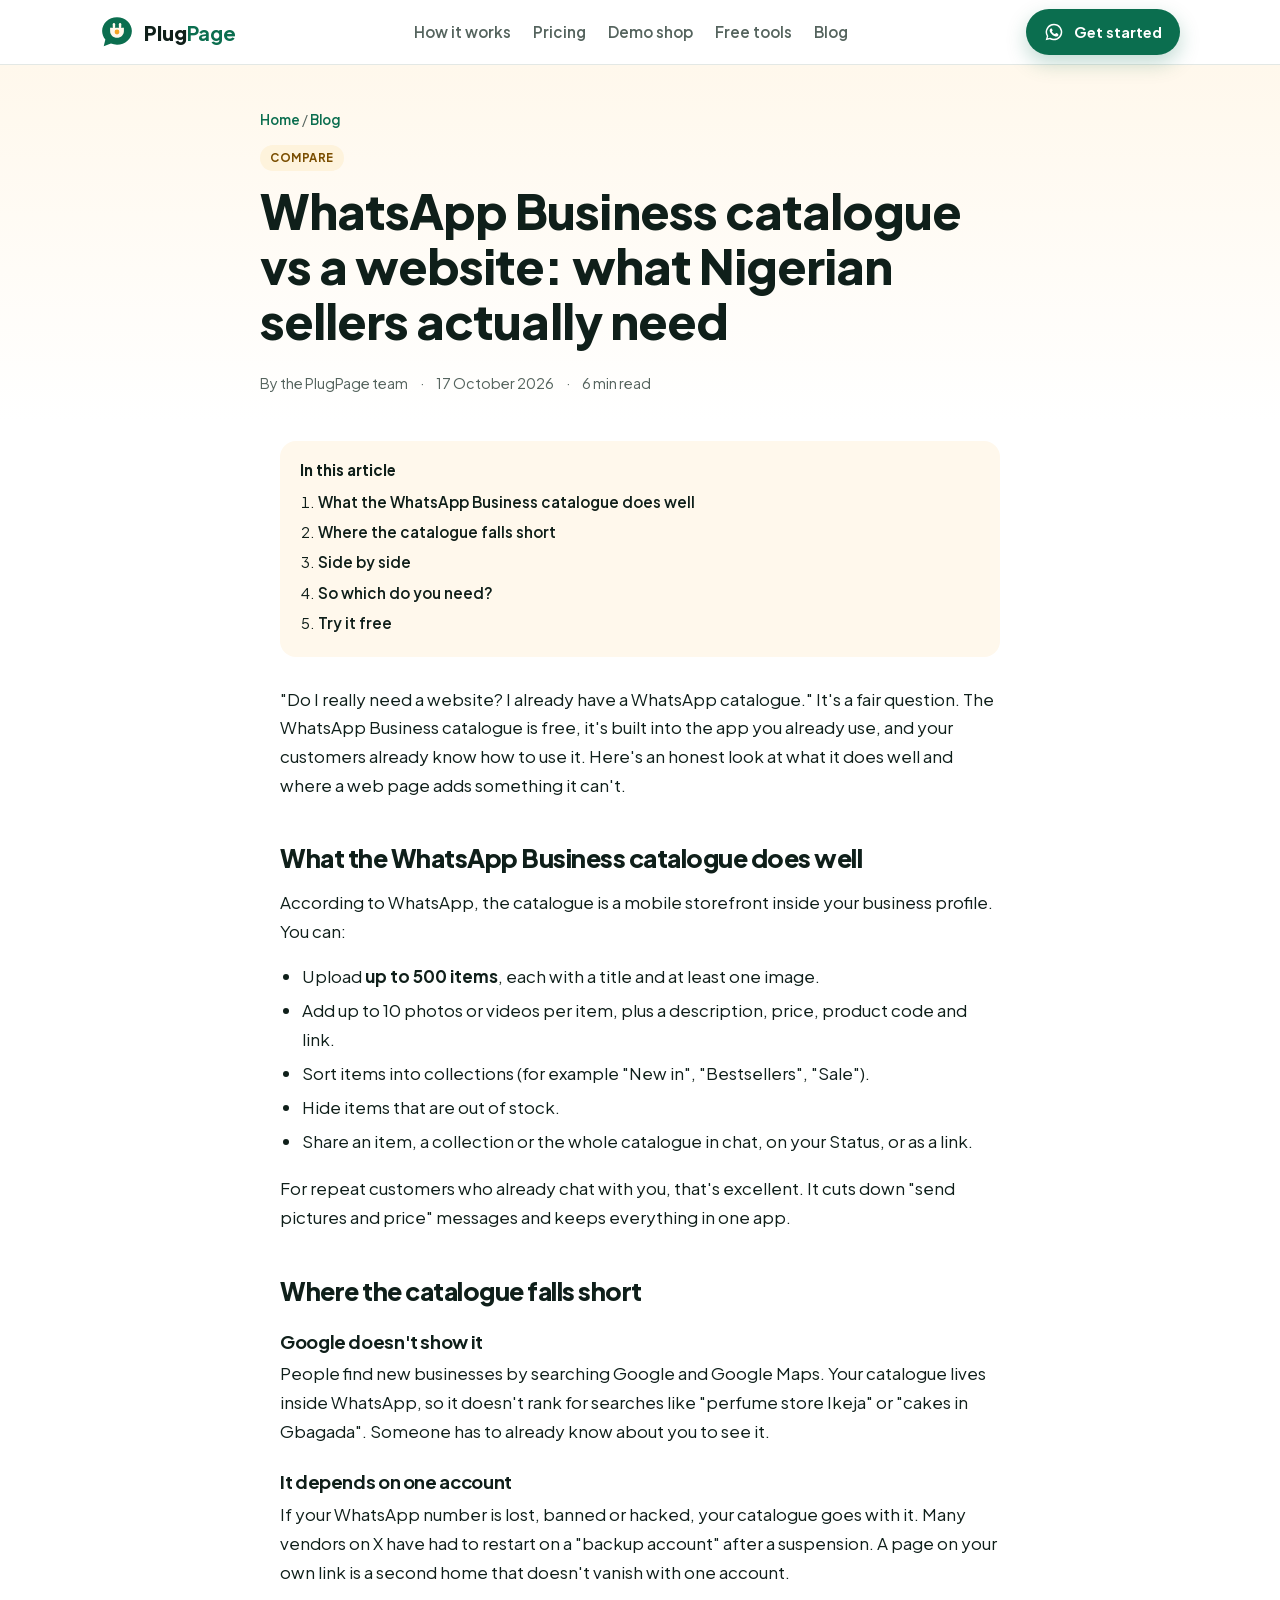
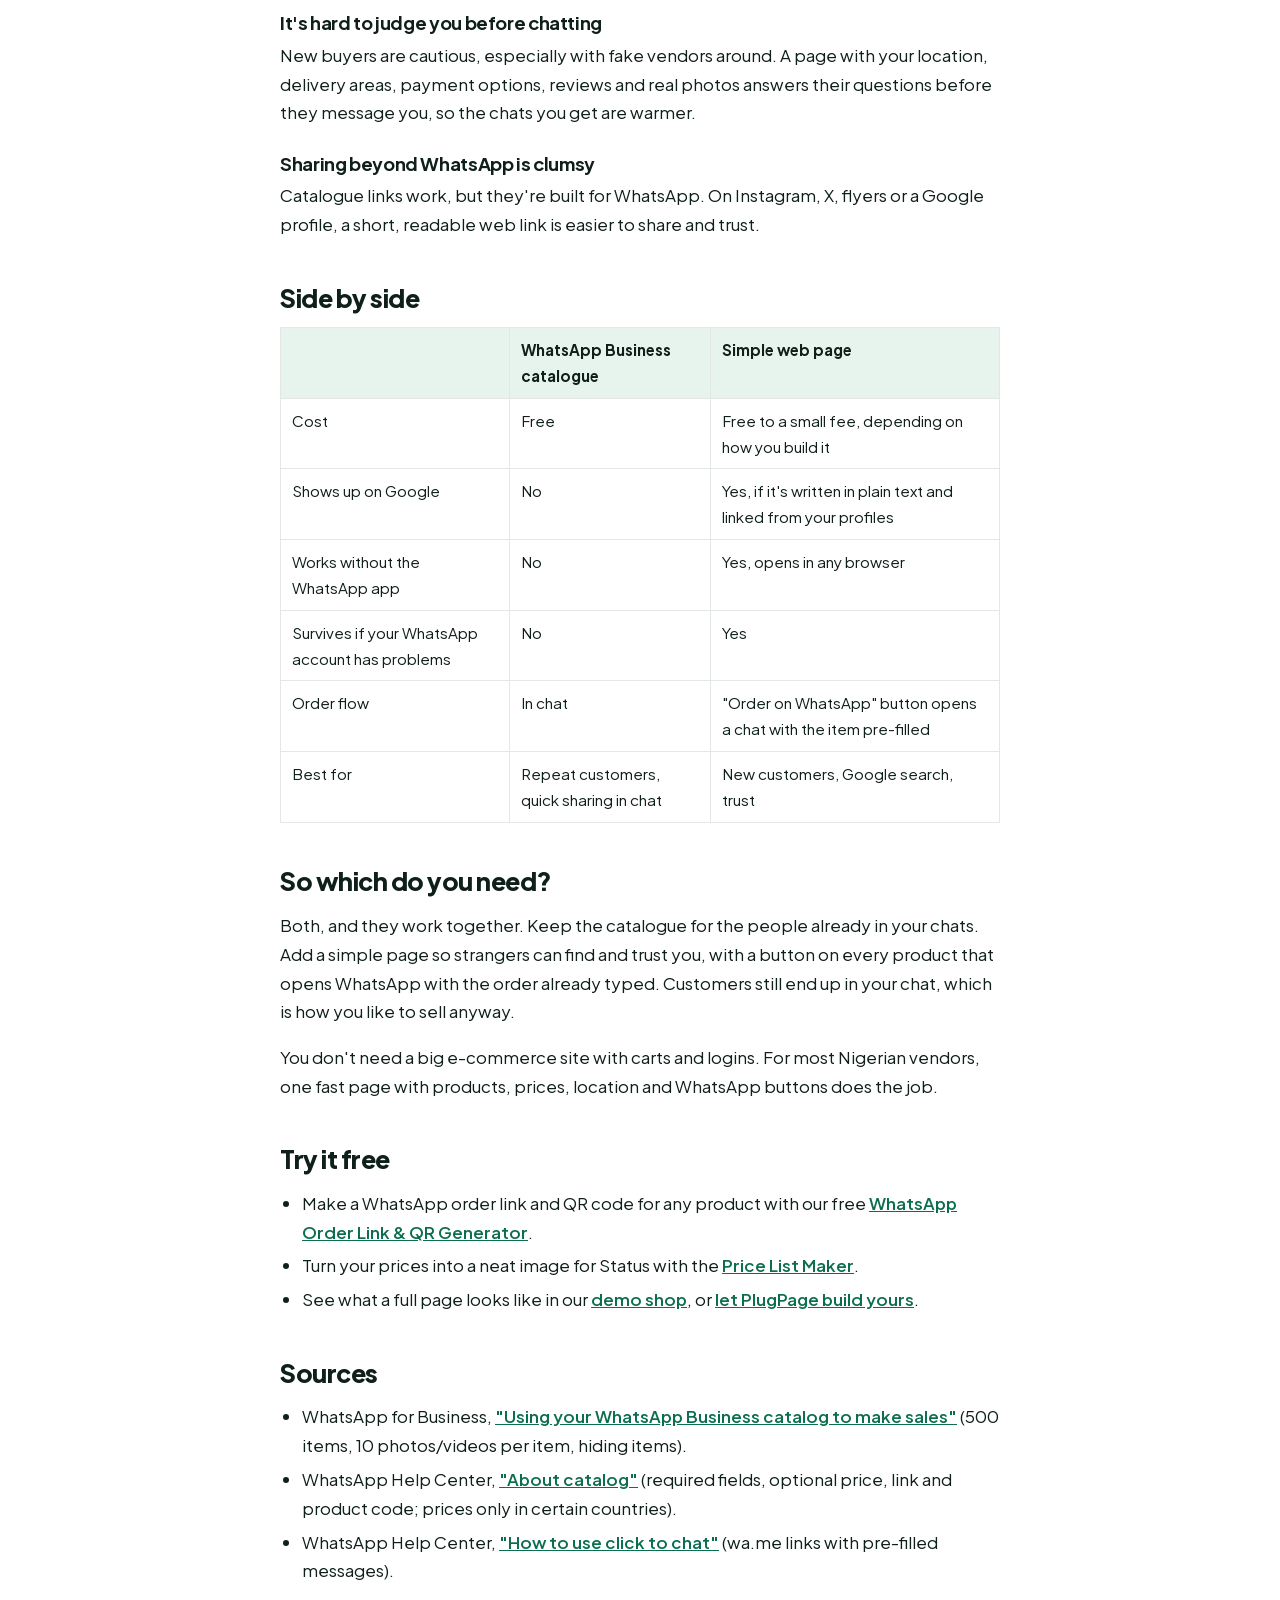
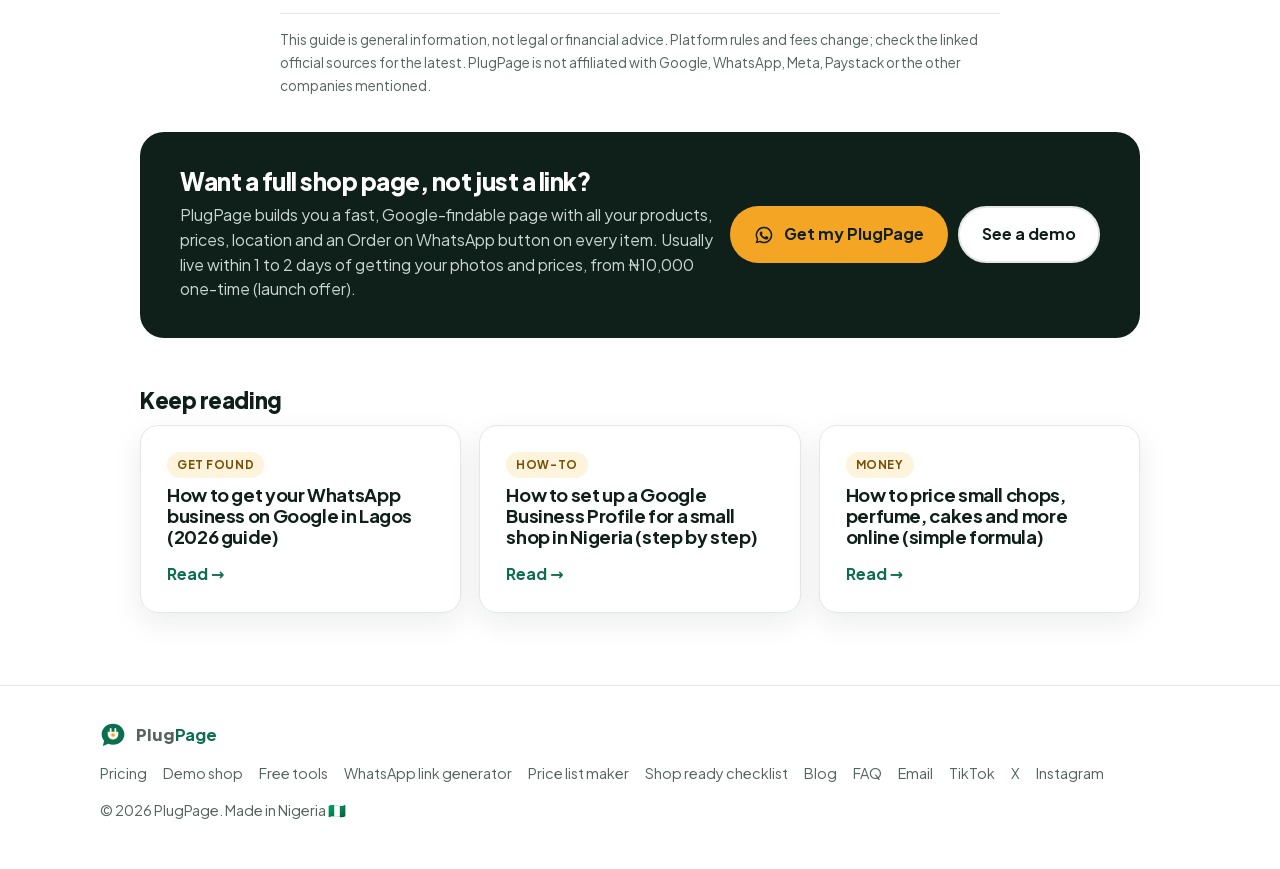
<file: blog/whatsapp-business-catalogue-vs-website/index.html>
<!doctype html>
<html lang="en-NG" class="__variable_532bb9">
  <head>
    <meta charset="utf-8" />
    <meta name="viewport" content="width=device-width, initial-scale=1" />
    <link
      rel="preload"
      href="../../fonts/636a5ac981f94f8b-s.p.woff2"
      as="font"
      crossorigin=""
      type="font/woff2"
    />
    <link rel="preload" as="image" href="../../logo.svg" />
    <link rel="stylesheet" href="../../css/style.css" />
    <meta name="theme-color" content="#0B6E4F" />
    <title>
      WhatsApp Business catalogue vs a website: what Nigerian sellers actually
      need | PlugPage
    </title>
    <meta
      name="description"
      content="What the WhatsApp Business catalogue does well, where it falls short (Google can&#x27;t find it), and when a simple web page is worth adding."
    />
    <meta
      name="keywords"
      content="WhatsApp store Nigeria,online shop Lagos,small business website Nigeria,Google Business Profile Nigeria,sell on WhatsApp,PlugPage"
    />
    <meta name="robots" content="index, follow" />
    <link rel="canonical" href="https://plugpage.pages.dev/blog/whatsapp-business-catalogue-vs-website/" />
    <meta
      property="og:title"
      content="WhatsApp Business catalogue vs a website: what Nigerian sellers actually need"
    />
    <meta
      property="og:description"
      content="What the WhatsApp Business catalogue does well, where it falls short (Google can&#x27;t find it), and when a simple web page is worth adding."
    />
    <meta
      property="og:url"
      content="https://plugpage.pages.dev/blog/whatsapp-business-catalogue-vs-website/"
    />
    <meta
      property="og:image"
      content="https://plugpage.pages.dev/og-blog.png"
    />
    <meta property="og:image:width" content="1200" />
    <meta property="og:image:height" content="630" />
    <meta property="og:type" content="article" />
    <meta property="article:published_time" content="2026-10-17" />
    <meta name="twitter:card" content="summary_large_image" />
    <meta
      name="twitter:title"
      content="WhatsApp Business catalogue vs a website: what Nigerian sellers actually need"
    />
    <meta
      name="twitter:description"
      content="What the WhatsApp Business catalogue does well, where it falls short (Google can&#x27;t find it), and when a simple web page is worth adding."
    />
    <meta
      name="twitter:image"
      content="https://plugpage.pages.dev/og-blog.png"
    />
    <link rel="icon" href="../../favicon.ico" sizes="48x48" />
    <link rel="icon" href="../../icon.svg" type="image/svg+xml" />
    <link rel="apple-touch-icon" href="../../apple-touch-icon.png" />
  </head>
  <body>
    <script type="application/ld+json">
      [
        {
          "@context": "https://schema.org",
          "@type": "BlogPosting",
          "headline": "WhatsApp Business catalogue vs a website: what Nigerian sellers actually need",
          "description": "What the WhatsApp Business catalogue does well, where it falls short (Google can't find it), and when a simple web page is worth adding.",
          "datePublished": "2026-10-17",
          "dateModified": "2026-10-17",
          "mainEntityOfPage": "https://plugpage.pages.dev/blog/whatsapp-business-catalogue-vs-website/",
          "url": "https://plugpage.pages.dev/blog/whatsapp-business-catalogue-vs-website/",
          "image": "https://plugpage.pages.dev/og-blog.png",
          "inLanguage": "en-NG",
          "author": {
            "@type": "Organization",
            "name": "PlugPage",
            "url": "https://plugpage.pages.dev"
          },
          "publisher": {
            "@type": "Organization",
            "name": "PlugPage",
            "url": "https://plugpage.pages.dev",
            "logo": {
              "@type": "ImageObject",
              "url": "https://plugpage.pages.dev/logo.svg"
            }
          }
        },
        {
          "@context": "https://schema.org",
          "@type": "BreadcrumbList",
          "itemListElement": [
            {
              "@type": "ListItem",
              "position": 1,
              "name": "Home",
              "item": "https://plugpage.pages.dev/"
            },
            {
              "@type": "ListItem",
              "position": 2,
              "name": "Blog",
              "item": "https://plugpage.pages.dev/blog/"
            },
            {
              "@type": "ListItem",
              "position": 3,
              "name": "WhatsApp Business catalogue vs a website: what Nigerian sellers actually need",
              "item": "https://plugpage.pages.dev/blog/whatsapp-business-catalogue-vs-website/"
            }
          ]
        }
      ]
    </script>
    <header class="nav">
      <div class="wrap">
        <a class="brand" aria-label="PlugPage home" href="../../index.html"
          ><img src="../../logo.svg" alt="" width="34" height="34" /><span
            >Plug<b>Page</b></span
          ></a
        >
        <nav class="nav-links" aria-label="Main">
          <a href="../../index.html#how">How it works</a
          ><a href="../../index.html#pricing">Pricing</a
          ><a href="../../demo/index.html">Demo shop</a
          ><a href="../../tools/index.html">Free tools</a
          ><a href="../index.html">Blog</a>
        </nav>
        <a
          class="btn btn-primary"
          href="https://wa.me/2349014442677?text=Hi%20PlugPage!%20I&#x27;d%20like%20a%20PlugPage%20for%20my%20business.%0ABusiness%20name%3A%0AWhat%20I%20sell%3A%0AArea%2Flandmark%3A"
          target="_blank"
          rel="noopener noreferrer"
          ><svg
            class="wa-ico"
            viewBox="0 0 24 24"
            aria-hidden="true"
            fill="currentColor"
          >
            <path
              d="M12 2a10 10 0 0 0-8.6 15.1L2 22l5-1.3A10 10 0 1 0 12 2zm0 18.2c-1.5 0-3-.4-4.3-1.2l-.3-.2-3 .8.8-2.9-.2-.3A8.2 8.2 0 1 1 12 20.2zm4.5-6.1c-.2-.1-1.5-.7-1.7-.8-.2-.1-.4-.1-.6.1l-.8 1c-.1.2-.3.2-.5.1a6.7 6.7 0 0 1-3.3-2.9c-.2-.4.2-.4.7-1.3.1-.2 0-.3 0-.4l-.8-1.8c-.2-.5-.4-.4-.6-.4h-.5a1 1 0 0 0-.7.3 3 3 0 0 0-.9 2.2c0 1.3.9 2.5 1.1 2.7.1.2 1.8 2.8 4.4 3.9 1.6.7 2.3.8 3.1.6.5-.1 1.5-.6 1.7-1.2.2-.6.2-1.1.2-1.2-.1-.1-.3-.2-.5-.3z"
            ></path>
          </svg>
          Get started</a
        >
      </div>
    </header>
    <main>
      <section class="page-hero">
        <div class="wrap" style="max-width: 800px">
          <div class="crumbs">
            <a href="../../index.html">Home</a> /
            <a href="../index.html">Blog</a>
          </div>
          <span class="tag-pill">Compare</span>
          <h1 style="margin-top: 12px">
            WhatsApp Business catalogue vs a website: what Nigerian sellers
            actually need
          </h1>
          <div class="post-meta">
            <span>By the PlugPage team</span><span>·</span
            ><time datetime="2026-10-17">17 October 2026</time><span>·</span
            ><span>6 min read</span>
          </div>
        </div>
      </section>
      <section class="section" style="padding-top: 20px">
        <div class="wrap">
          <article class="prose">
            <nav class="toc" aria-label="In this article">
              <b>In this article</b>
              <ol>
                <li>
                  <a
                    href="index.html#what-the-whatsapp-business-catalogue-does-well"
                    >What the WhatsApp Business catalogue does well</a
                  >
                </li>
                <li>
                  <a href="index.html#where-the-catalogue-falls-short"
                    >Where the catalogue falls short</a
                  >
                </li>
                <li><a href="index.html#side-by-side">Side by side</a></li>
                <li>
                  <a href="index.html#so-which-do-you-need"
                    >So which do you need?</a
                  >
                </li>
                <li><a href="index.html#try-it-free">Try it free</a></li>
              </ol>
            </nav>
            <p>
              &quot;Do I really need a website? I already have a WhatsApp
              catalogue.&quot; It&#x27;s a fair question. The WhatsApp Business
              catalogue is free, it&#x27;s built into the app you already use,
              and your customers already know how to use it. Here&#x27;s an
              honest look at what it does well and where a web page adds
              something it can&#x27;t.
            </p>
            <h2 id="what-the-whatsapp-business-catalogue-does-well">
              What the WhatsApp Business catalogue does well
            </h2>
            <p>
              According to WhatsApp, the catalogue is a mobile storefront inside
              your business profile. You can:
            </p>
            <ul>
              <li>
                Upload <strong>up to 500 items</strong>, each with a title and
                at least one image.
              </li>
              <li>
                Add up to 10 photos or videos per item, plus a description,
                price, product code and link.
              </li>
              <li>
                Sort items into collections (for example &quot;New in&quot;,
                &quot;Bestsellers&quot;, &quot;Sale&quot;).
              </li>
              <li>Hide items that are out of stock.</li>
              <li>
                Share an item, a collection or the whole catalogue in chat, on
                your Status, or as a link.
              </li>
            </ul>
            <p>
              For repeat customers who already chat with you, that&#x27;s
              excellent. It cuts down &quot;send pictures and price&quot;
              messages and keeps everything in one app.
            </p>
            <h2 id="where-the-catalogue-falls-short">
              Where the catalogue falls short
            </h2>
            <h3>Google doesn&#x27;t show it</h3>
            <p>
              People find new businesses by searching Google and Google Maps.
              Your catalogue lives inside WhatsApp, so it doesn&#x27;t rank for
              searches like &quot;perfume store Ikeja&quot; or &quot;cakes in
              Gbagada&quot;. Someone has to already know about you to see it.
            </p>
            <h3>It depends on one account</h3>
            <p>
              If your WhatsApp number is lost, banned or hacked, your catalogue
              goes with it. Many vendors on X have had to restart on a
              &quot;backup account&quot; after a suspension. A page on your own
              link is a second home that doesn&#x27;t vanish with one account.
            </p>
            <h3>It&#x27;s hard to judge you before chatting</h3>
            <p>
              New buyers are cautious, especially with fake vendors around. A
              page with your location, delivery areas, payment options, reviews
              and real photos answers their questions before they message you,
              so the chats you get are warmer.
            </p>
            <h3>Sharing beyond WhatsApp is clumsy</h3>
            <p>
              Catalogue links work, but they&#x27;re built for WhatsApp. On
              Instagram, X, flyers or a Google profile, a short, readable web
              link is easier to share and trust.
            </p>
            <h2 id="side-by-side">Side by side</h2>
            <div class="table-wrap">
              <table>
                <thead>
                  <tr>
                    <th></th>
                    <th>WhatsApp Business catalogue</th>
                    <th>Simple web page</th>
                  </tr>
                </thead>
                <tbody>
                  <tr>
                    <td>Cost</td>
                    <td>Free</td>
                    <td>Free to a small fee, depending on how you build it</td>
                  </tr>
                  <tr>
                    <td>Shows up on Google</td>
                    <td>No</td>
                    <td>
                      Yes, if it&#x27;s written in plain text and linked from
                      your profiles
                    </td>
                  </tr>
                  <tr>
                    <td>Works without the WhatsApp app</td>
                    <td>No</td>
                    <td>Yes, opens in any browser</td>
                  </tr>
                  <tr>
                    <td>Survives if your WhatsApp account has problems</td>
                    <td>No</td>
                    <td>Yes</td>
                  </tr>
                  <tr>
                    <td>Order flow</td>
                    <td>In chat</td>
                    <td>
                      &quot;Order on WhatsApp&quot; button opens a chat with the
                      item pre-filled
                    </td>
                  </tr>
                  <tr>
                    <td>Best for</td>
                    <td>Repeat customers, quick sharing in chat</td>
                    <td>New customers, Google search, trust</td>
                  </tr>
                </tbody>
              </table>
            </div>
            <h2 id="so-which-do-you-need">So which do you need?</h2>
            <p>
              Both, and they work together. Keep the catalogue for the people
              already in your chats. Add a simple page so strangers can find and
              trust you, with a button on every product that opens WhatsApp with
              the order already typed. Customers still end up in your chat,
              which is how you like to sell anyway.
            </p>
            <p>
              You don&#x27;t need a big e-commerce site with carts and logins.
              For most Nigerian vendors, one fast page with products, prices,
              location and WhatsApp buttons does the job.
            </p>
            <h2 id="try-it-free">Try it free</h2>
            <ul>
              <li>
                Make a WhatsApp order link and QR code for any product with our
                free
                <a href="../../tools/whatsapp-link/index.html"
                  >WhatsApp Order Link &amp; QR Generator</a
                >.
              </li>
              <li>
                Turn your prices into a neat image for Status with the
                <a href="../../tools/price-list/index.html">Price List Maker</a
                >.
              </li>
              <li>
                See what a full page looks like in our
                <a href="../../demo/index.html">demo shop</a>, or
                <a href="../../index.html#pricing"
                  >let PlugPage build yours</a
                >.
              </li>
            </ul>
            <h2 id="sources">Sources</h2>
            <ul>
              <li>
                WhatsApp for Business,
                <a
                  href="https://whatsappbusiness.com/resources/resource-library/whatsapp-business-app-resources-whatsapp-business-catalog/"
                  target="_blank"
                  rel="noopener noreferrer"
                  >&quot;Using your WhatsApp Business catalog to make
                  sales&quot;</a
                >
                (500 items, 10 photos/videos per item, hiding items).
              </li>
              <li>
                WhatsApp Help Center,
                <a
                  href="https://faq.whatsapp.com/405903568419894"
                  target="_blank"
                  rel="noopener noreferrer"
                  >&quot;About catalog&quot;</a
                >
                (required fields, optional price, link and product code; prices
                only in certain countries).
              </li>
              <li>
                WhatsApp Help Center,
                <a
                  href="https://faq.whatsapp.com/5913398998672934"
                  target="_blank"
                  rel="noopener noreferrer"
                  >&quot;How to use click to chat&quot;</a
                >
                (wa.me links with pre-filled messages).
              </li>
            </ul>
            <p class="disclaim">
              This guide is general information, not legal or financial advice.
              Platform rules and fees change; check the linked official sources
              for the latest. PlugPage is not affiliated with Google, WhatsApp,
              Meta, Paystack or the other companies mentioned.
            </p>
          </article>
          <div style="max-width: 1000px; margin: 0 auto">
            <div class="cta-band">
              <div>
                <h2 style="font-size: 1.5rem; margin-bottom: 8px">
                  Want a full shop page, not just a link?
                </h2>
                <p>
                  PlugPage builds you a fast, Google-findable page with all your
                  products, prices, location and an Order on WhatsApp
                  button on every item. Usually live within 1 to 2 days of getting your photos and prices, from ₦10,000 one-time
                  (launch offer).
                </p>
              </div>
              <div style="display: flex; gap: 10px; flex-wrap: wrap">
                <a
                  class="btn btn-amber"
                  href="https://wa.me/2349014442677?text=Hi%20PlugPage!%20I&#x27;d%20like%20a%20PlugPage%20for%20my%20business.%0ABusiness%20name%3A%0AWhat%20I%20sell%3A%0AArea%2Flandmark%3A"
                  target="_blank"
                  rel="noopener noreferrer"
                  ><svg
                    class="wa-ico"
                    viewBox="0 0 24 24"
                    aria-hidden="true"
                    fill="currentColor"
                  >
                    <path
                      d="M12 2a10 10 0 0 0-8.6 15.1L2 22l5-1.3A10 10 0 1 0 12 2zm0 18.2c-1.5 0-3-.4-4.3-1.2l-.3-.2-3 .8.8-2.9-.2-.3A8.2 8.2 0 1 1 12 20.2zm4.5-6.1c-.2-.1-1.5-.7-1.7-.8-.2-.1-.4-.1-.6.1l-.8 1c-.1.2-.3.2-.5.1a6.7 6.7 0 0 1-3.3-2.9c-.2-.4.2-.4.7-1.3.1-.2 0-.3 0-.4l-.8-1.8c-.2-.5-.4-.4-.6-.4h-.5a1 1 0 0 0-.7.3 3 3 0 0 0-.9 2.2c0 1.3.9 2.5 1.1 2.7.1.2 1.8 2.8 4.4 3.9 1.6.7 2.3.8 3.1.6.5-.1 1.5-.6 1.7-1.2.2-.6.2-1.1.2-1.2-.1-.1-.3-.2-.5-.3z"
                    ></path>
                  </svg>
                  Get my PlugPage</a
                ><a class="btn btn-ghost" href="../../demo/index.html"
                  >See a demo</a
                >
              </div>
            </div>
            <h2 style="margin-top: 50px; font-size: 1.4rem">Keep reading</h2>
            <div class="grid-3">
              <a
                class="card card-link"
                href="../get-whatsapp-business-on-google-lagos/index.html"
                ><span class="tag-pill">Get found</span>
                <h3 style="margin: 0">
                  How to get your WhatsApp business on Google in Lagos (2026
                  guide)
                </h3>
                <span class="more">Read →</span></a
              ><a
                class="card card-link"
                href="../google-business-profile-nigeria-small-shop/index.html"
                ><span class="tag-pill">How-to</span>
                <h3 style="margin: 0">
                  How to set up a Google Business Profile for a small shop in
                  Nigeria (step by step)
                </h3>
                <span class="more">Read →</span></a
              ><a
                class="card card-link"
                href="../how-to-price-products-online-nigeria/index.html"
                ><span class="tag-pill">Money</span>
                <h3 style="margin: 0">
                  How to price small chops, perfume, cakes and more online
                  (simple formula)
                </h3>
                <span class="more">Read →</span></a
              >
            </div>
          </div>
        </div>
      </section>
    </main>
    <footer>
      <div class="wrap">
        <div class="brand" style="font-size: 1.05rem">
          <img src="../../logo.svg" alt="" width="26" height="26" /><span
            >Plug<b>Page</b></span
          >
        </div>
        <div>
          <a href="../../index.html#pricing">Pricing</a
          ><a href="../../demo/index.html">Demo shop</a
          ><a href="../../tools/index.html">Free tools</a
          ><a href="../../tools/whatsapp-link/index.html"
            >WhatsApp link generator</a
          ><a href="../../tools/price-list/index.html">Price list maker</a
          ><a href="../../tools/shop-ready/index.html">Shop ready checklist</a
          ><a href="../index.html">Blog</a><a href="../../index.html#faq">FAQ</a
          ><a href="mailto:plugpage@mail.grokbot.com">Email</a
          ><a
            href="https://www.tiktok.com/@plugpageng"
            target="_blank"
            rel="noopener noreferrer"
            aria-label="PlugPage on TikTok"
            >TikTok</a
          ><a
            href="https://x.com/AmarachukwuOnu4"
            target="_blank"
            rel="noopener noreferrer"
            aria-label="PlugPage on X"
            >X</a
          ><a
            href="https://www.instagram.com/plugpageng/"
            target="_blank"
            rel="noopener noreferrer"
            aria-label="PlugPage on Instagram"
            >Instagram</a
          >
        </div>
        <div>© 2026 PlugPage. Made in Nigeria 🇳🇬</div>
      </div>
    </footer>
  </body>
</html>
</file>
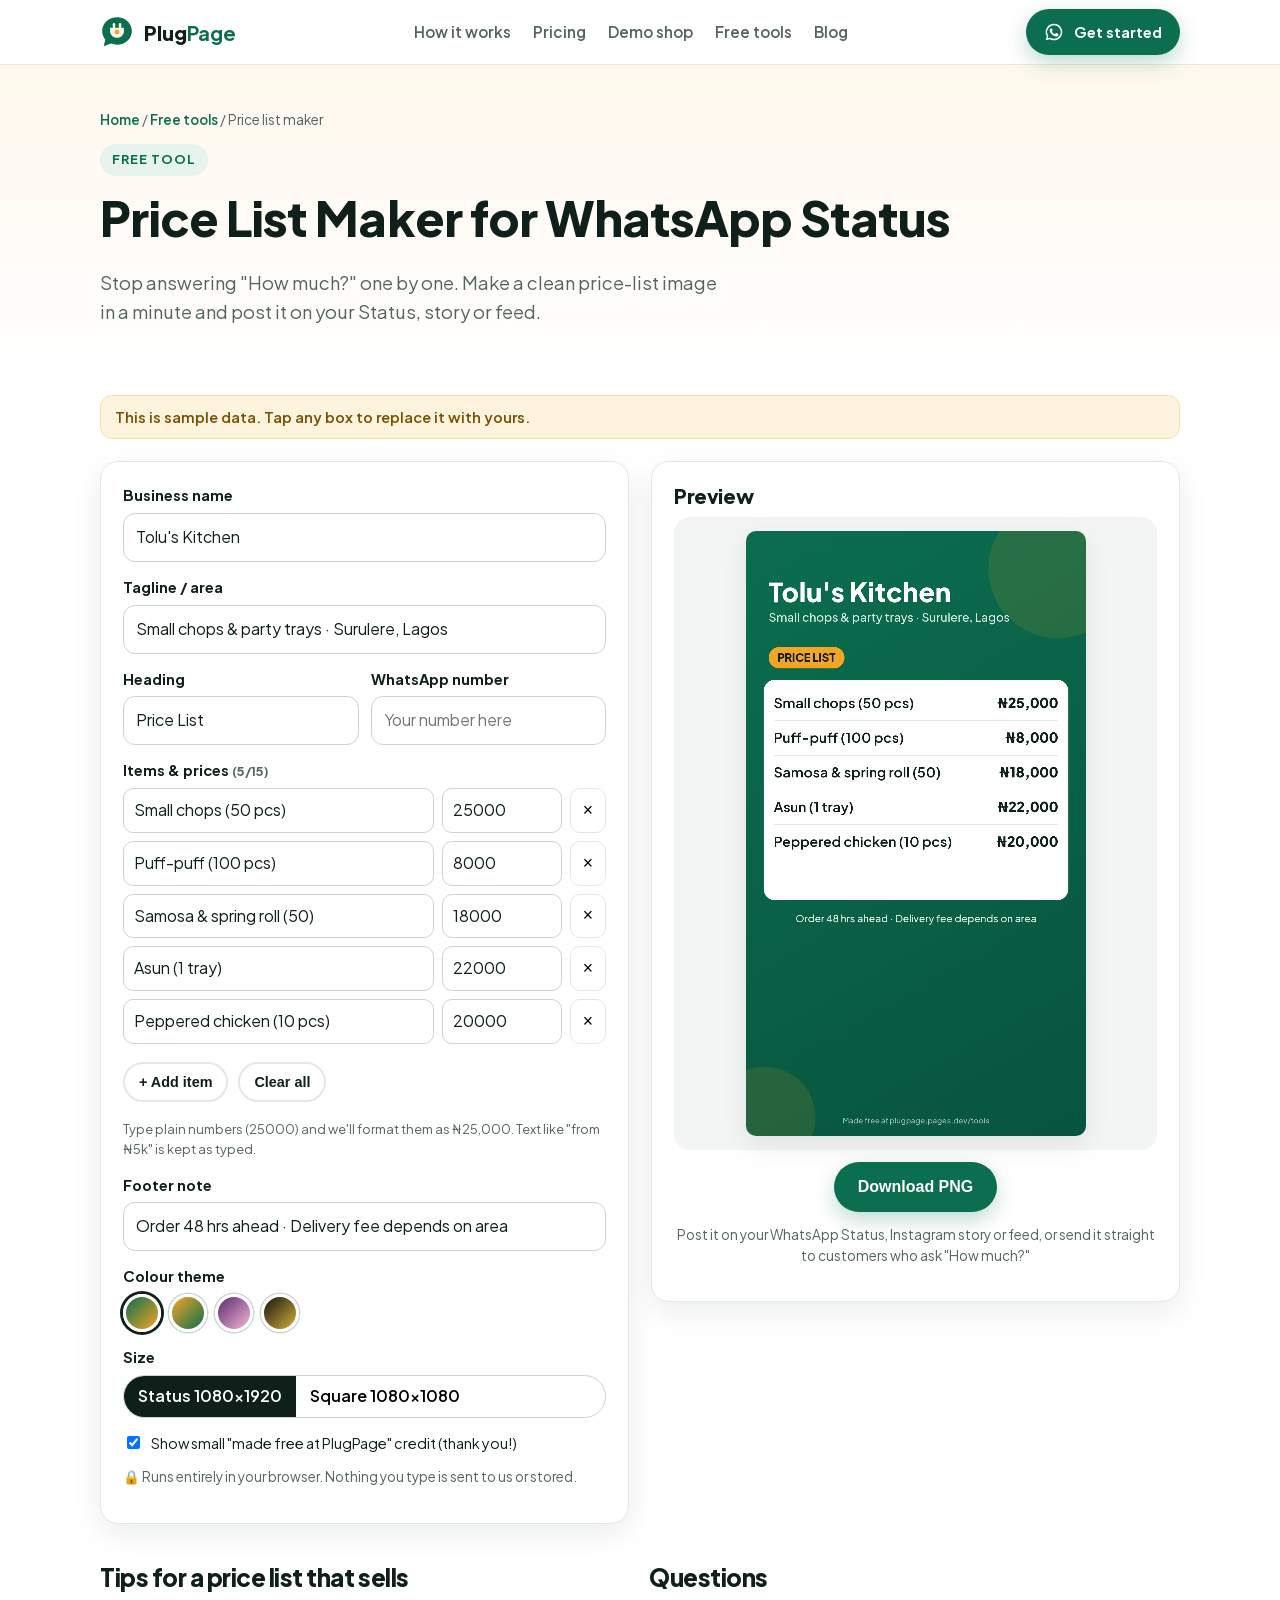
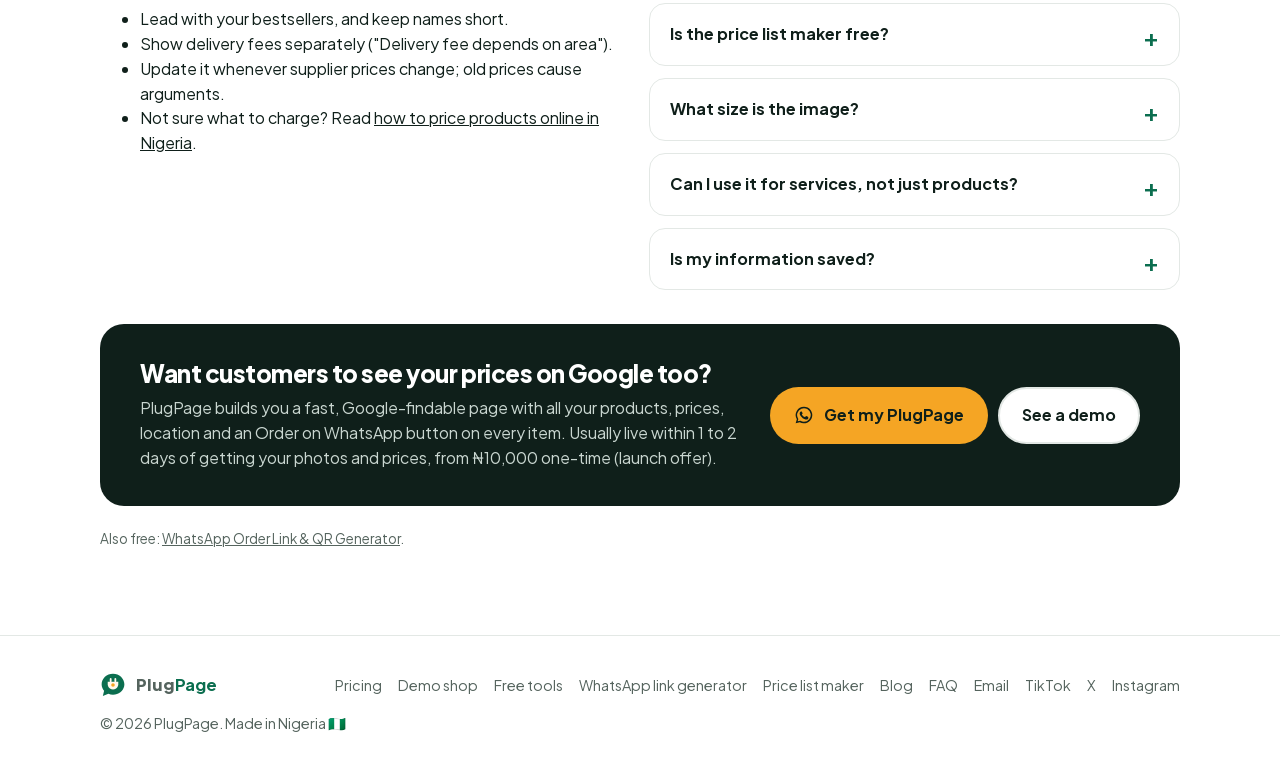
<file: tools/price-list/index.html>
<!doctype html>
<html lang="en-NG" class="__variable_532bb9">
  <head>
    <meta charset="utf-8" />
    <meta name="viewport" content="width=device-width, initial-scale=1" />
    <link
      rel="preload"
      href="../../fonts/636a5ac981f94f8b-s.p.woff2"
      as="font"
      crossorigin=""
      type="font/woff2"
    />
    <link rel="preload" as="image" href="../../logo.svg" />
    <link rel="stylesheet" href="../../css/style.css" />
    <meta name="theme-color" content="#0B6E4F" />
    <title>
      Free Price List Maker for WhatsApp Status &amp; Instagram | PlugPage
    </title>
    <meta
      name="description"
      content="Type your products and prices and download a clean price-list image sized for WhatsApp Status (1080×1920) or Instagram (1080×1080). Free, no sign-up, prices in naira."
    />
    <meta
      name="keywords"
      content="price list maker,price list template Nigeria,WhatsApp status price list,menu maker small chops,price list design free"
    />
    <meta name="robots" content="index, follow" />
    <link rel="canonical" href="https://plugpage.pages.dev/tools/price-list/" />
    <meta
      property="og:title"
      content="Free Price List Maker for WhatsApp Status &amp; Instagram | PlugPage"
    />
    <meta
      property="og:description"
      content="Type your products and prices and download a clean price-list image sized for WhatsApp Status (1080×1920) or Instagram (1080×1080). Free, no sign-up, prices in naira."
    />
    <meta
      property="og:url"
      content="https://plugpage.pages.dev/tools/price-list/"
    />
    <meta
      property="og:image"
      content="https://plugpage.pages.dev/og-tools.png"
    />
    <meta property="og:image:width" content="1200" />
    <meta property="og:image:height" content="630" />
    <meta name="twitter:card" content="summary_large_image" />
    <meta
      name="twitter:title"
      content="Free Price List Maker for WhatsApp Status &amp; Instagram"
    />
    <meta
      name="twitter:description"
      content="Type your products and prices and download a clean price-list image sized for WhatsApp Status (1080×1920) or Instagram (1080×1080). Free, no sign-up, prices in naira."
    />
    <meta
      name="twitter:image"
      content="https://plugpage.pages.dev/og-tools.png"
    />
    <link rel="icon" href="../../favicon.ico" sizes="48x48" />
    <link rel="icon" href="../../icon.svg" type="image/svg+xml" />
    <link rel="apple-touch-icon" href="../../apple-touch-icon.png" />
  </head>
  <body>
    <script type="application/ld+json">
      [
        {
          "@context": "https://schema.org",
          "@type": "SoftwareApplication",
          "name": "Price List Maker for WhatsApp Status",
          "applicationCategory": "DesignApplication",
          "operatingSystem": "Any (web browser)",
          "url": "https://plugpage.pages.dev/tools/price-list/",
          "description": "Type your products and prices and download a clean price-list image sized for WhatsApp Status (1080×1920) or Instagram (1080×1080). Free, no sign-up, prices in naira.",
          "offers": { "@type": "Offer", "price": "0", "priceCurrency": "NGN" },
          "publisher": {
            "@type": "Organization",
            "name": "PlugPage",
            "url": "https://plugpage.pages.dev"
          }
        },
        {
          "@context": "https://schema.org",
          "@type": "FAQPage",
          "mainEntity": [
            {
              "@type": "Question",
              "name": "Is the price list maker free?",
              "acceptedAnswer": {
                "@type": "Answer",
                "text": "Yes, free with no sign-up. You can switch off the small PlugPage credit at the bottom of the image."
              }
            },
            {
              "@type": "Question",
              "name": "What size is the image?",
              "acceptedAnswer": {
                "@type": "Answer",
                "text": "Status/Story size is 1080×1920 pixels (up to 15 items). Square is 1080×1080 pixels (up to 10 items), good for Instagram and Facebook posts."
              }
            },
            {
              "@type": "Question",
              "name": "Can I use it for services, not just products?",
              "acceptedAnswer": {
                "@type": "Answer",
                "text": "Yes. Hair, nails, makeup, tailoring, cleaning, photography: any list of services and prices works."
              }
            },
            {
              "@type": "Question",
              "name": "Is my information saved?",
              "acceptedAnswer": {
                "@type": "Answer",
                "text": "No. The image is drawn in your browser and downloaded straight to your phone. Nothing is sent to PlugPage."
              }
            }
          ]
        },
        {
          "@context": "https://schema.org",
          "@type": "BreadcrumbList",
          "itemListElement": [
            {
              "@type": "ListItem",
              "position": 1,
              "name": "Home",
              "item": "https://plugpage.pages.dev/"
            },
            {
              "@type": "ListItem",
              "position": 2,
              "name": "Free tools",
              "item": "https://plugpage.pages.dev/tools/"
            },
            {
              "@type": "ListItem",
              "position": 3,
              "name": "Price list maker",
              "item": "https://plugpage.pages.dev/tools/price-list/"
            }
          ]
        }
      ]
    </script>
    <header class="nav">
      <div class="wrap">
        <a class="brand" aria-label="PlugPage home" href="../../index.html"
          ><img src="../../logo.svg" alt="" width="34" height="34" /><span
            >Plug<b>Page</b></span
          ></a
        >
        <nav class="nav-links" aria-label="Main">
          <a href="../../index.html#how">How it works</a
          ><a href="../../index.html#pricing">Pricing</a
          ><a href="../../demo/index.html">Demo shop</a
          ><a href="../index.html">Free tools</a
          ><a href="../../blog/index.html">Blog</a>
        </nav>
        <a
          class="btn btn-primary"
          href="https://wa.me/2349014442677?text=Hi%20PlugPage!%20I&#x27;d%20like%20a%20PlugPage%20for%20my%20business.%0ABusiness%20name%3A%0AWhat%20I%20sell%3A%0AArea%2Flandmark%3A"
          target="_blank"
          rel="noopener noreferrer"
          ><svg
            class="wa-ico"
            viewBox="0 0 24 24"
            aria-hidden="true"
            fill="currentColor"
          >
            <path
              d="M12 2a10 10 0 0 0-8.6 15.1L2 22l5-1.3A10 10 0 1 0 12 2zm0 18.2c-1.5 0-3-.4-4.3-1.2l-.3-.2-3 .8.8-2.9-.2-.3A8.2 8.2 0 1 1 12 20.2zm4.5-6.1c-.2-.1-1.5-.7-1.7-.8-.2-.1-.4-.1-.6.1l-.8 1c-.1.2-.3.2-.5.1a6.7 6.7 0 0 1-3.3-2.9c-.2-.4.2-.4.7-1.3.1-.2 0-.3 0-.4l-.8-1.8c-.2-.5-.4-.4-.6-.4h-.5a1 1 0 0 0-.7.3 3 3 0 0 0-.9 2.2c0 1.3.9 2.5 1.1 2.7.1.2 1.8 2.8 4.4 3.9 1.6.7 2.3.8 3.1.6.5-.1 1.5-.6 1.7-1.2.2-.6.2-1.1.2-1.2-.1-.1-.3-.2-.5-.3z"
            ></path>
          </svg>
          Get started</a
        >
      </div>
    </header>
    <main>
      <section class="page-hero">
        <div class="wrap">
          <div class="crumbs">
            <a href="../../index.html">Home</a> /
            <a href="../index.html">Free tools</a> / Price list maker
          </div>
          <span class="eyebrow">Free tool</span>
          <h1>Price List Maker for WhatsApp Status</h1>
          <p class="lead">
            Stop answering &quot;How much?&quot; one by one. Make a clean
            price-list image in a minute and post it on your Status, story or
            feed.
          </p>
        </div>
      </section>
      <section class="section" style="padding-top: 24px">
        <div class="wrap">
          <div class="tool">
            <p class="tool-sample-note">
              This is sample data. Tap any box to replace it with yours.
            </p>
            <form class="panel" aria-label="Price list details">
              <div class="field">
                <label for="pl-biz">Business name</label
                ><input id="pl-biz" value="Tolu&#x27;s Kitchen" />
              </div>
              <div class="field">
                <label for="pl-tag">Tagline / area</label
                ><input
                  id="pl-tag"
                  value="Small chops &amp; party trays · Surulere, Lagos"
                />
              </div>
              <div class="row2">
                <div class="field">
                  <label for="pl-title">Heading</label
                  ><input id="pl-title" value="Price List" />
                </div>
                <div class="field">
                  <label for="pl-phone">WhatsApp number</label
                  ><input
                    id="pl-phone"
                    inputmode="tel"
                    placeholder="Your number here"
                  />
                </div>
              </div>
              <div class="field">
                <label>Items &amp; prices <small>(5/15)</small></label>
                <div class="items-list">
                  <div class="item-row">
                    <input
                      aria-label="Item 1 name"
                      placeholder="Item"
                      value="Small chops (50 pcs)"
                    /><input
                      aria-label="Item 1 price"
                      placeholder="Price"
                      inputmode="decimal"
                      value="25000"
                    /><button type="button" aria-label="Remove item 1">
                      ×
                    </button>
                  </div>
                  <div class="item-row">
                    <input
                      aria-label="Item 2 name"
                      placeholder="Item"
                      value="Puff-puff (100 pcs)"
                    /><input
                      aria-label="Item 2 price"
                      placeholder="Price"
                      inputmode="decimal"
                      value="8000"
                    /><button type="button" aria-label="Remove item 2">
                      ×
                    </button>
                  </div>
                  <div class="item-row">
                    <input
                      aria-label="Item 3 name"
                      placeholder="Item"
                      value="Samosa &amp; spring roll (50)"
                    /><input
                      aria-label="Item 3 price"
                      placeholder="Price"
                      inputmode="decimal"
                      value="18000"
                    /><button type="button" aria-label="Remove item 3">
                      ×
                    </button>
                  </div>
                  <div class="item-row">
                    <input
                      aria-label="Item 4 name"
                      placeholder="Item"
                      value="Asun (1 tray)"
                    /><input
                      aria-label="Item 4 price"
                      placeholder="Price"
                      inputmode="decimal"
                      value="22000"
                    /><button type="button" aria-label="Remove item 4">
                      ×
                    </button>
                  </div>
                  <div class="item-row">
                    <input
                      aria-label="Item 5 name"
                      placeholder="Item"
                      value="Peppered chicken (10 pcs)"
                    /><input
                      aria-label="Item 5 price"
                      placeholder="Price"
                      inputmode="decimal"
                      value="20000"
                    /><button type="button" aria-label="Remove item 5">
                      ×
                    </button>
                  </div>
                </div>
                <div class="btn-row">
                  <button type="button" class="btn btn-ghost btn-sm">
                    + Add item</button
                  ><button type="button" class="btn btn-ghost btn-sm">
                    Clear all
                  </button>
                </div>
                <small
                  >Type plain numbers (25000) and we&#x27;ll format them as
                  ₦25,000. Text like &quot;from ₦5k&quot; is kept as
                  typed.</small
                >
              </div>
              <div class="field">
                <label for="pl-foot">Footer note</label
                ><input
                  id="pl-foot"
                  value="Order 48 hrs ahead · Delivery fee depends on area"
                />
              </div>
              <div class="field">
                <label>Colour theme</label>
                <div class="swatches" role="group" aria-label="Colour theme">
                  <button
                    type="button"
                    title="Green"
                    aria-label="Green"
                    aria-pressed="true"
                    class="swatch on"
                    style="
                      background: linear-gradient(135deg, #0b6e4f, #f5a524);
                    "
                  ></button
                  ><button
                    type="button"
                    title="Amber"
                    aria-label="Amber"
                    aria-pressed="false"
                    class="swatch"
                    style="
                      background: linear-gradient(135deg, #f5a524, #0b6e4f);
                    "
                  ></button
                  ><button
                    type="button"
                    title="Plum"
                    aria-label="Plum"
                    aria-pressed="false"
                    class="swatch"
                    style="
                      background: linear-gradient(135deg, #5b2a6e, #f2b5d4);
                    "
                  ></button
                  ><button
                    type="button"
                    title="Black &amp; gold"
                    aria-label="Black &amp; gold"
                    aria-pressed="false"
                    class="swatch"
                    style="
                      background: linear-gradient(135deg, #141414, #d4af37);
                    "
                  ></button>
                </div>
              </div>
              <div class="field">
                <label>Size</label>
                <div class="seg" role="group" aria-label="Image size">
                  <button type="button" class="on" aria-pressed="true">
                    Status 1080×1920</button
                  ><button type="button" class="" aria-pressed="false">
                    Square 1080×1080
                  </button>
                </div>
              </div>
              <label
                style="
                  display: flex;
                  gap: 8px;
                  align-items: center;
                  font-size: 0.9rem;
                "
                ><input type="checkbox" checked="" /> Show small &quot;made free
                at PlugPage&quot; credit (thank you!)</label
              >
              <p class="note" style="margin-top: 12px">
                🔒 Runs entirely in your browser. Nothing you type is sent to us
                or stored.
              </p>
            </form>
            <div class="panel">
              <h2 style="font-size: 1.25rem">Preview</h2>
              <div class="canvas-wrap">
                <canvas
                  width="1080"
                  height="1920"
                  aria-label="Price list image preview"
                  data-testid="pl-canvas"
                ></canvas>
              </div>
              <div class="btn-row" style="justify-content: center">
                <button type="button" class="btn btn-primary" id="pl-download">
                  Download PNG
                </button>
              </div>
              <p class="note center">
                Post it on your WhatsApp Status, Instagram story or feed, or
                send it straight to customers who ask &quot;How much?&quot;
              </p>
            </div>
          </div>
          <div class="grid-2" style="margin-top: 40px">
            <div>
              <h2 style="font-size: 1.5rem">
                Tips for a price list that sells
              </h2>
              <ul>
                <li>Lead with your bestsellers, and keep names short.</li>
                <li>
                  Show delivery fees separately (&quot;Delivery fee depends on
                  area&quot;).
                </li>
                <li>
                  Update it whenever supplier prices change; old prices cause
                  arguments.
                </li>
                <li>
                  Not sure what to charge? Read
                  <a
                    href="../../blog/how-to-price-products-online-nigeria/index.html"
                    >how to price products online in Nigeria</a
                  >.
                </li>
              </ul>
            </div>
            <div>
              <h2 style="font-size: 1.5rem">Questions</h2>
              <div class="faq" style="margin: 0">
                <details>
                  <summary>Is the price list maker free?</summary>
                  <p>
                    Yes, free with no sign-up. You can switch off the small
                    PlugPage credit at the bottom of the image.
                  </p>
                </details>
                <details>
                  <summary>What size is the image?</summary>
                  <p>
                    Status/Story size is 1080×1920 pixels (up to 15 items).
                    Square is 1080×1080 pixels (up to 10 items), good for
                    Instagram and Facebook posts.
                  </p>
                </details>
                <details>
                  <summary>
                    Can I use it for services, not just products?
                  </summary>
                  <p>
                    Yes. Hair, nails, makeup, tailoring, cleaning, photography:
                    any list of services and prices works.
                  </p>
                </details>
                <details>
                  <summary>Is my information saved?</summary>
                  <p>
                    No. The image is drawn in your browser and downloaded
                    straight to your phone. Nothing is sent to PlugPage.
                  </p>
                </details>
              </div>
            </div>
          </div>
          <div class="cta-band">
            <div>
              <h2 style="font-size: 1.5rem; margin-bottom: 8px">
                Want customers to see your prices on Google too?
              </h2>
              <p>
                PlugPage builds you a fast, Google-findable page with all your
                products, prices, location and an Order on WhatsApp
                button on every item. Usually live within 1 to 2 days of getting your photos and prices, from ₦10,000 one-time
                (launch offer).
              </p>
            </div>
            <div style="display: flex; gap: 10px; flex-wrap: wrap">
              <a
                class="btn btn-amber"
                href="https://wa.me/2349014442677?text=Hi%20PlugPage!%20I&#x27;d%20like%20a%20PlugPage%20for%20my%20business.%0ABusiness%20name%3A%0AWhat%20I%20sell%3A%0AArea%2Flandmark%3A"
                target="_blank"
                rel="noopener noreferrer"
                ><svg
                  class="wa-ico"
                  viewBox="0 0 24 24"
                  aria-hidden="true"
                  fill="currentColor"
                >
                  <path
                    d="M12 2a10 10 0 0 0-8.6 15.1L2 22l5-1.3A10 10 0 1 0 12 2zm0 18.2c-1.5 0-3-.4-4.3-1.2l-.3-.2-3 .8.8-2.9-.2-.3A8.2 8.2 0 1 1 12 20.2zm4.5-6.1c-.2-.1-1.5-.7-1.7-.8-.2-.1-.4-.1-.6.1l-.8 1c-.1.2-.3.2-.5.1a6.7 6.7 0 0 1-3.3-2.9c-.2-.4.2-.4.7-1.3.1-.2 0-.3 0-.4l-.8-1.8c-.2-.5-.4-.4-.6-.4h-.5a1 1 0 0 0-.7.3 3 3 0 0 0-.9 2.2c0 1.3.9 2.5 1.1 2.7.1.2 1.8 2.8 4.4 3.9 1.6.7 2.3.8 3.1.6.5-.1 1.5-.6 1.7-1.2.2-.6.2-1.1.2-1.2-.1-.1-.3-.2-.5-.3z"
                  ></path>
                </svg>
                Get my PlugPage</a
              ><a class="btn btn-ghost" href="../../demo/index.html"
                >See a demo</a
              >
            </div>
          </div>
          <p class="note" style="margin-top: 22px">
            Also free:
            <a href="../whatsapp-link/index.html"
              >WhatsApp Order Link &amp; QR Generator</a
            >.
          </p>
        </div>
      </section>
    </main>
    <footer>
      <div class="wrap">
        <div class="brand" style="font-size: 1.05rem">
          <img src="../../logo.svg" alt="" width="26" height="26" /><span
            >Plug<b>Page</b></span
          >
        </div>
        <div>
          <a href="../../index.html#pricing">Pricing</a
          ><a href="../../demo/index.html">Demo shop</a
          ><a href="../index.html">Free tools</a
          ><a href="../whatsapp-link/index.html">WhatsApp link generator</a
          ><a href="index.html">Price list maker</a
          ><a href="../../blog/index.html">Blog</a
          ><a href="../../index.html#faq">FAQ</a
          ><a href="mailto:plugpage@mail.grokbot.com">Email</a
          ><a
            href="https://www.tiktok.com/@plugpageng"
            target="_blank"
            rel="noopener noreferrer"
            aria-label="PlugPage on TikTok"
            >TikTok</a
          ><a
            href="https://x.com/AmarachukwuOnu4"
            target="_blank"
            rel="noopener noreferrer"
            aria-label="PlugPage on X"
            >X</a
          ><a
            href="https://www.instagram.com/plugpageng/"
            target="_blank"
            rel="noopener noreferrer"
            aria-label="PlugPage on Instagram"
            >Instagram</a
          >
        </div>
        <div>© 2026 PlugPage. Made in Nigeria 🇳🇬</div>
      </div>
    </footer>

    <script src="../../js/price-list.js"></script>
  </body>
</html>
</file>
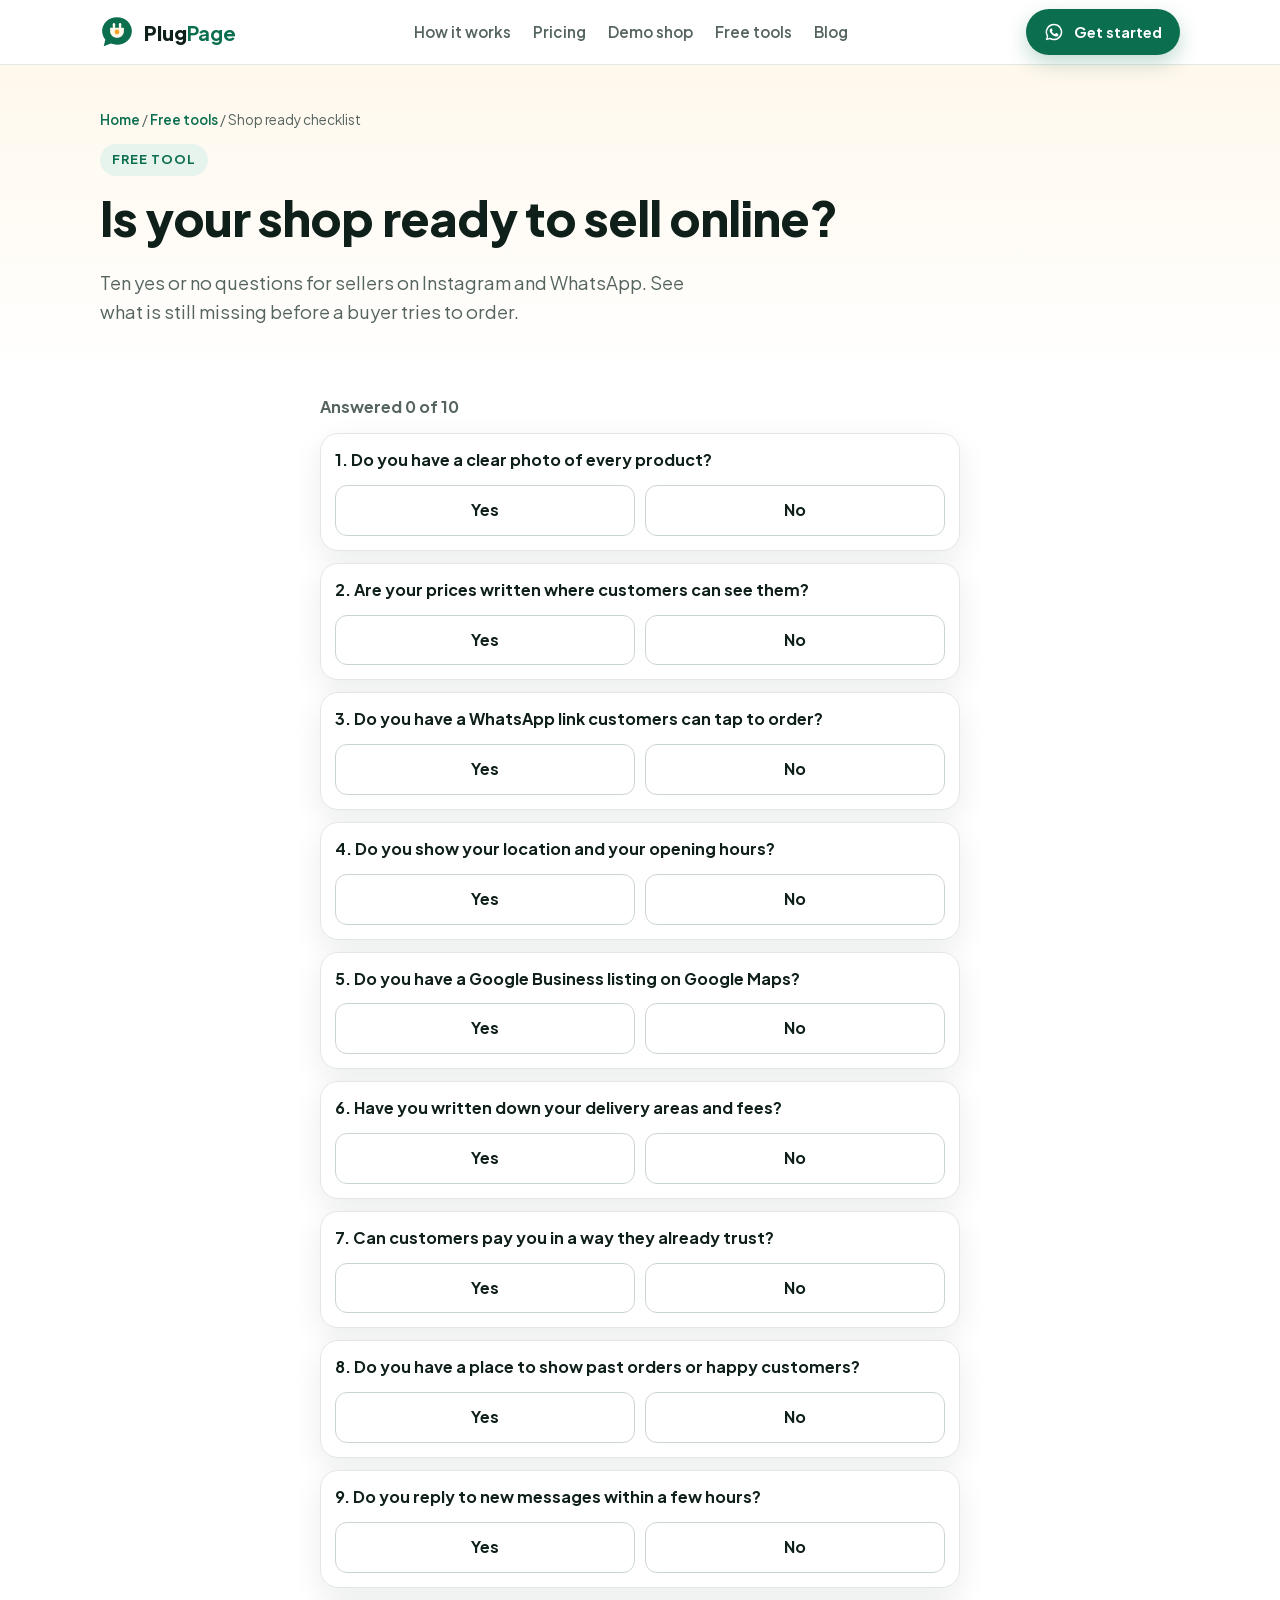
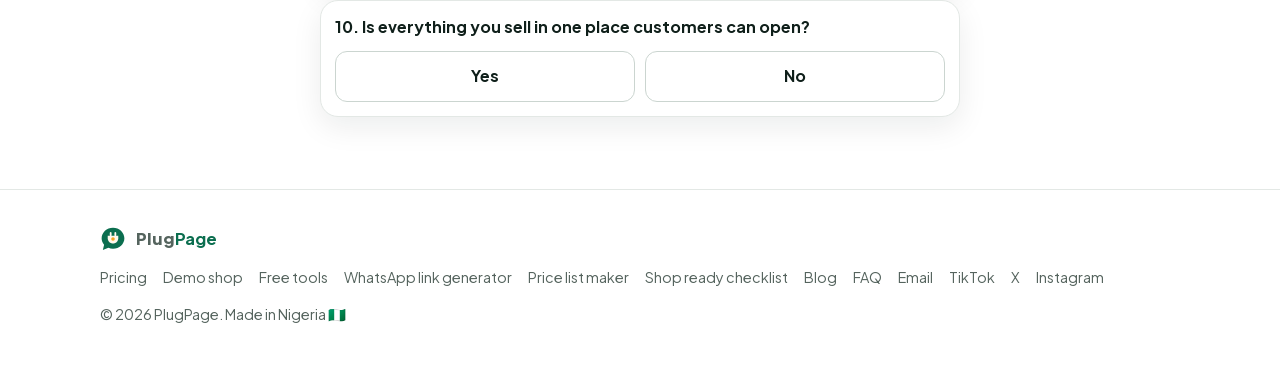
<file: tools/shop-ready/index.html>
<!doctype html>
<html lang="en-NG" class="__variable_532bb9">
  <head>
    <meta charset="utf-8" />
    <meta name="viewport" content="width=device-width, initial-scale=1" />
    <link
      rel="preload"
      href="../../fonts/636a5ac981f94f8b-s.p.woff2"
      as="font"
      crossorigin=""
      type="font/woff2"
    />
    <link rel="preload" as="image" href="../../logo.svg" />
    <link rel="stylesheet" href="../../css/style.css" />
    <link rel="stylesheet" href="../../css/shop-ready.css" />
    <meta name="theme-color" content="#0B6E4F" />
    <title>Is your shop ready to sell online? | PlugPage</title>
    <meta
      name="description"
      content="Ten yes or no questions for Nigerian sellers on Instagram and WhatsApp. See what is still missing before a buyer tries to order. Free, no sign-up."
    />
    <meta
      name="keywords"
      content="shop ready checklist,sell online Nigeria,Instagram seller checklist,WhatsApp shop checklist,Google Business Profile Nigeria"
    />
    <meta name="robots" content="index, follow" />
    <link rel="canonical" href="https://plugpage.pages.dev/tools/shop-ready/" />
    <meta
      property="og:title"
      content="Is your shop ready to sell online? | PlugPage"
    />
    <meta
      property="og:description"
      content="Ten yes or no questions for Nigerian sellers on Instagram and WhatsApp. See what is still missing before a buyer tries to order. Free, no sign-up."
    />
    <meta property="og:url" content="https://plugpage.pages.dev/tools/shop-ready/" />
    <meta
      property="og:image"
      content="https://plugpage.pages.dev/og-tools.png"
    />
    <meta property="og:image:width" content="1200" />
    <meta property="og:image:height" content="630" />
    <meta name="twitter:card" content="summary_large_image" />
    <meta
      name="twitter:title"
      content="Is your shop ready to sell online?"
    />
    <meta
      name="twitter:description"
      content="Ten yes or no questions for Nigerian sellers on Instagram and WhatsApp. See what is still missing before a buyer tries to order."
    />
    <meta
      name="twitter:image"
      content="https://plugpage.pages.dev/og-tools.png"
    />
    <link rel="icon" href="../../favicon.ico" sizes="48x48" />
    <link rel="icon" href="../../icon.svg" type="image/svg+xml" />
    <link rel="apple-touch-icon" href="../../apple-touch-icon.png" />
  </head>
  <body>
    <script type="application/ld+json">
      [
        {
          "@context": "https://schema.org",
          "@type": "SoftwareApplication",
          "name": "Is your shop ready to sell online?",
          "applicationCategory": "BusinessApplication",
          "operatingSystem": "Any (web browser)",
          "url": "https://plugpage.pages.dev/tools/shop-ready/",
          "description": "Ten yes or no questions for Nigerian sellers on Instagram and WhatsApp. See what is still missing before a buyer tries to order. Free, no sign-up.",
          "offers": { "@type": "Offer", "price": "0", "priceCurrency": "NGN" },
          "publisher": {
            "@type": "Organization",
            "name": "PlugPage",
            "url": "https://plugpage.pages.dev"
          }
        },
        {
          "@context": "https://schema.org",
          "@type": "BreadcrumbList",
          "itemListElement": [
            {
              "@type": "ListItem",
              "position": 1,
              "name": "Home",
              "item": "https://plugpage.pages.dev/"
            },
            {
              "@type": "ListItem",
              "position": 2,
              "name": "Free tools",
              "item": "https://plugpage.pages.dev/tools/"
            },
            {
              "@type": "ListItem",
              "position": 3,
              "name": "Shop ready checklist",
              "item": "https://plugpage.pages.dev/tools/shop-ready/"
            }
          ]
        }
      ]
    </script>
    <header class="nav">
      <div class="wrap">
        <a class="brand" aria-label="PlugPage home" href="../../index.html"
          ><img src="../../logo.svg" alt="" width="34" height="34" /><span
            >Plug<b>Page</b></span
          ></a
        >
        <nav class="nav-links" aria-label="Main">
          <a href="../../index.html#how">How it works</a
          ><a href="../../index.html#pricing">Pricing</a
          ><a href="../../demo/index.html">Demo shop</a
          ><a href="../index.html">Free tools</a
          ><a href="../../blog/index.html">Blog</a>
        </nav>
        <a
          class="btn btn-primary"
          href="https://wa.me/2349014442677?text=Hi%20PlugPage!%20I&#x27;d%20like%20a%20PlugPage%20for%20my%20business.%0ABusiness%20name%3A%0AWhat%20I%20sell%3A%0AArea%2Flandmark%3A"
          target="_blank"
          rel="noopener noreferrer"
          ><svg
            class="wa-ico"
            viewBox="0 0 24 24"
            aria-hidden="true"
            fill="currentColor"
          >
            <path
              d="M12 2a10 10 0 0 0-8.6 15.1L2 22l5-1.3A10 10 0 1 0 12 2zm0 18.2c-1.5 0-3-.4-4.3-1.2l-.3-.2-3 .8.8-2.9-.2-.3A8.2 8.2 0 1 1 12 20.2zm4.5-6.1c-.2-.1-1.5-.7-1.7-.8-.2-.1-.4-.1-.6.1l-.8 1c-.1.2-.3.2-.5.1a6.7 6.7 0 0 1-3.3-2.9c-.2-.4.2-.4.7-1.3.1-.2 0-.3 0-.4l-.8-1.8c-.2-.5-.4-.4-.6-.4h-.5a1 1 0 0 0-.7.3 3 3 0 0 0-.9 2.2c0 1.3.9 2.5 1.1 2.7.1.2 1.8 2.8 4.4 3.9 1.6.7 2.3.8 3.1.6.5-.1 1.5-.6 1.7-1.2.2-.6.2-1.1.2-1.2-.1-.1-.3-.2-.5-.3z"
            ></path>
          </svg>
          Get started</a
        >
      </div>
    </header>
    <main>
      <section class="page-hero">
        <div class="wrap">
          <div class="crumbs">
            <a href="../../index.html">Home</a> /
            <a href="../index.html">Free tools</a> / Shop ready checklist
          </div>
          <span class="eyebrow">Free tool</span>
          <h1>Is your shop ready to sell online?</h1>
          <p class="lead">
            Ten yes or no questions for sellers on Instagram and WhatsApp. See
            what is still missing before a buyer tries to order.
          </p>
        </div>
      </section>
      <section class="section" style="padding-top: 24px">
        <div class="wrap">
          <div class="sr-col">
            <div id="shop-check">
              <p class="sr-progress" id="shop-progress" aria-live="polite">
                Answered 0 of 10
              </p>
              <ol class="sr-list">
                <li>
                  <fieldset>
                    <legend id="q-photos">
                      1. Do you have a clear photo of every product?
                    </legend>
                    <div class="sr-yn" role="group" aria-labelledby="q-photos">
                      <button type="button" data-q="photos" data-a="yes" aria-pressed="false">
                        Yes</button
                      ><button type="button" data-q="photos" data-a="no" aria-pressed="false">
                        No
                      </button>
                    </div>
                  </fieldset>
                </li>
                <li>
                  <fieldset>
                    <legend id="q-prices">
                      2. Are your prices written where customers can see them?
                    </legend>
                    <div class="sr-yn" role="group" aria-labelledby="q-prices">
                      <button type="button" data-q="prices" data-a="yes" aria-pressed="false">
                        Yes</button
                      ><button type="button" data-q="prices" data-a="no" aria-pressed="false">
                        No
                      </button>
                    </div>
                  </fieldset>
                </li>
                <li>
                  <fieldset>
                    <legend id="q-whatsapp">
                      3. Do you have a WhatsApp link customers can tap to order?
                    </legend>
                    <div class="sr-yn" role="group" aria-labelledby="q-whatsapp">
                      <button type="button" data-q="whatsapp" data-a="yes" aria-pressed="false">
                        Yes</button
                      ><button type="button" data-q="whatsapp" data-a="no" aria-pressed="false">
                        No
                      </button>
                    </div>
                  </fieldset>
                </li>
                <li>
                  <fieldset>
                    <legend id="q-place">
                      4. Do you show your location and your opening hours?
                    </legend>
                    <div class="sr-yn" role="group" aria-labelledby="q-place">
                      <button type="button" data-q="place" data-a="yes" aria-pressed="false">
                        Yes</button
                      ><button type="button" data-q="place" data-a="no" aria-pressed="false">
                        No
                      </button>
                    </div>
                  </fieldset>
                </li>
                <li>
                  <fieldset>
                    <legend id="q-google">
                      5. Do you have a Google Business listing on Google Maps?
                    </legend>
                    <div class="sr-yn" role="group" aria-labelledby="q-google">
                      <button type="button" data-q="google" data-a="yes" aria-pressed="false">
                        Yes</button
                      ><button type="button" data-q="google" data-a="no" aria-pressed="false">
                        No
                      </button>
                    </div>
                  </fieldset>
                </li>
                <li>
                  <fieldset>
                    <legend id="q-delivery">
                      6. Have you written down your delivery areas and fees?
                    </legend>
                    <div class="sr-yn" role="group" aria-labelledby="q-delivery">
                      <button type="button" data-q="delivery" data-a="yes" aria-pressed="false">
                        Yes</button
                      ><button type="button" data-q="delivery" data-a="no" aria-pressed="false">
                        No
                      </button>
                    </div>
                  </fieldset>
                </li>
                <li>
                  <fieldset>
                    <legend id="q-payment">
                      7. Can customers pay you in a way they already trust?
                    </legend>
                    <div class="sr-yn" role="group" aria-labelledby="q-payment">
                      <button type="button" data-q="payment" data-a="yes" aria-pressed="false">
                        Yes</button
                      ><button type="button" data-q="payment" data-a="no" aria-pressed="false">
                        No
                      </button>
                    </div>
                  </fieldset>
                </li>
                <li>
                  <fieldset>
                    <legend id="q-proof">
                      8. Do you have a place to show past orders or happy
                      customers?
                    </legend>
                    <div class="sr-yn" role="group" aria-labelledby="q-proof">
                      <button type="button" data-q="proof" data-a="yes" aria-pressed="false">
                        Yes</button
                      ><button type="button" data-q="proof" data-a="no" aria-pressed="false">
                        No
                      </button>
                    </div>
                  </fieldset>
                </li>
                <li>
                  <fieldset>
                    <legend id="q-reply">
                      9. Do you reply to new messages within a few hours?
                    </legend>
                    <div class="sr-yn" role="group" aria-labelledby="q-reply">
                      <button type="button" data-q="reply" data-a="yes" aria-pressed="false">
                        Yes</button
                      ><button type="button" data-q="reply" data-a="no" aria-pressed="false">
                        No
                      </button>
                    </div>
                  </fieldset>
                </li>
                <li>
                  <fieldset>
                    <legend id="q-catalogue">
                      10. Is everything you sell in one place customers can
                      open?
                    </legend>
                    <div class="sr-yn" role="group" aria-labelledby="q-catalogue">
                      <button type="button" data-q="catalogue" data-a="yes" aria-pressed="false">
                        Yes</button
                      ><button type="button" data-q="catalogue" data-a="no" aria-pressed="false">
                        No
                      </button>
                    </div>
                  </fieldset>
                </li>
              </ol>
            </div>

            <div id="shop-results" class="sr-results" hidden>
              <div class="panel" id="shop-summary" aria-live="polite">
                <p class="sr-kicker">Your score</p>
                <p class="sr-score" id="shop-score" tabindex="-1">0/10</p>
                <p id="shop-verdict"></p>
                <div id="shop-fixes">
                  <h2>What to fix</h2>
                  <ul id="shop-tips" class="sr-tips"></ul>
                </div>
                <p id="shop-clear" hidden>
                  You said yes to all 10. Nothing on this list needs a fix.
                </p>
              </div>

              <div class="sr-offer">
                <h2>Want your products on one page customers can order from?</h2>
                <p>
                  PlugPage is NGN 10,000 one time. It is usually live within 1
                  to 2 days of getting your photos and prices.
                </p>
              </div>

              <form
                class="panel"
                id="lead-form"
                aria-label="Tell us about your shop"
                novalidate
              >
                <div class="field">
                  <label for="lead-name">Your name *</label
                  ><input
                    id="lead-name"
                    name="name"
                    autocomplete="name"
                    maxlength="80"
                    required
                    placeholder="e.g. Tolu Adeyemi"
                  />
                </div>
                <div class="field">
                  <label for="lead-whatsapp">WhatsApp number *</label
                  ><input
                    id="lead-whatsapp"
                    name="whatsapp"
                    type="tel"
                    inputmode="tel"
                    autocomplete="tel"
                    maxlength="20"
                    required
                    placeholder="0803 123 4567"
                  />
                </div>
                <div class="field">
                  <label for="lead-category">What do you sell? *</label
                  ><input
                    id="lead-category"
                    name="category"
                    maxlength="60"
                    required
                    placeholder="e.g. wigs, cakes, thrift clothes"
                  />
                </div>
                <div class="row2">
                  <div class="field">
                    <label for="lead-orders"
                      >Roughly how many orders do you get in a week?
                      (optional)</label
                    ><select id="lead-orders" name="orders_per_week">
                      <option value="">Optional</option>
                      <option>Not yet</option>
                      <option>1-5</option>
                      <option>6-20</option>
                      <option>20+</option>
                    </select>
                  </div>
                  <div class="field">
                    <label for="lead-ads"
                      >Do you run paid ads or boost posts? (optional)</label
                    ><select id="lead-ads" name="runs_ads">
                      <option value="">Optional</option>
                      <option>Yes</option>
                      <option>No</option>
                    </select>
                  </div>
                </div>
                <input type="hidden" name="source" value="shop-ready-checklist" />
                <input type="hidden" name="score" id="lead-score" value="" />
                <div class="lead-hp" aria-hidden="true">
                  <label for="lead-website">Leave this empty</label
                  ><input
                    id="lead-website"
                    name="website"
                    tabindex="-1"
                    autocomplete="off"
                  />
                </div>
                <button class="btn btn-primary btn-block" type="submit">
                  Send my details
                </button>
                <p class="note" style="margin-bottom: 0">
                  We only use your details to reply to you about PlugPage.
                </p>
                <div
                  id="lead-status"
                  class="lead-status"
                  role="status"
                  aria-live="polite"
                  tabindex="-1"
                  hidden
                ></div>
              </form>
            </div>
          </div>
        </div>
      </section>
    </main>
    <footer>
      <div class="wrap">
        <div class="brand" style="font-size: 1.05rem">
          <img src="../../logo.svg" alt="" width="26" height="26" /><span
            >Plug<b>Page</b></span
          >
        </div>
        <div>
          <a href="../../index.html#pricing">Pricing</a
          ><a href="../../demo/index.html">Demo shop</a
          ><a href="../index.html">Free tools</a
          ><a href="../whatsapp-link/index.html">WhatsApp link generator</a
          ><a href="../price-list/index.html">Price list maker</a
          ><a href="index.html">Shop ready checklist</a
          ><a href="../../blog/index.html">Blog</a
          ><a href="../../index.html#faq">FAQ</a
          ><a href="mailto:plugpage@mail.grokbot.com">Email</a
          ><a
            href="https://www.tiktok.com/@plugpageng"
            target="_blank"
            rel="noopener noreferrer"
            aria-label="PlugPage on TikTok"
            >TikTok</a
          ><a
            href="https://x.com/AmarachukwuOnu4"
            target="_blank"
            rel="noopener noreferrer"
            aria-label="PlugPage on X"
            >X</a
          ><a
            href="https://www.instagram.com/plugpageng/"
            target="_blank"
            rel="noopener noreferrer"
            aria-label="PlugPage on Instagram"
            >Instagram</a
          >
        </div>
        <div>© 2026 PlugPage. Made in Nigeria 🇳🇬</div>
      </div>
    </footer>

    <script src="../../js/shop-ready.js" defer></script>
    <script src="../../js/lead-form.js" defer></script>
  </body>
</html>
</file>
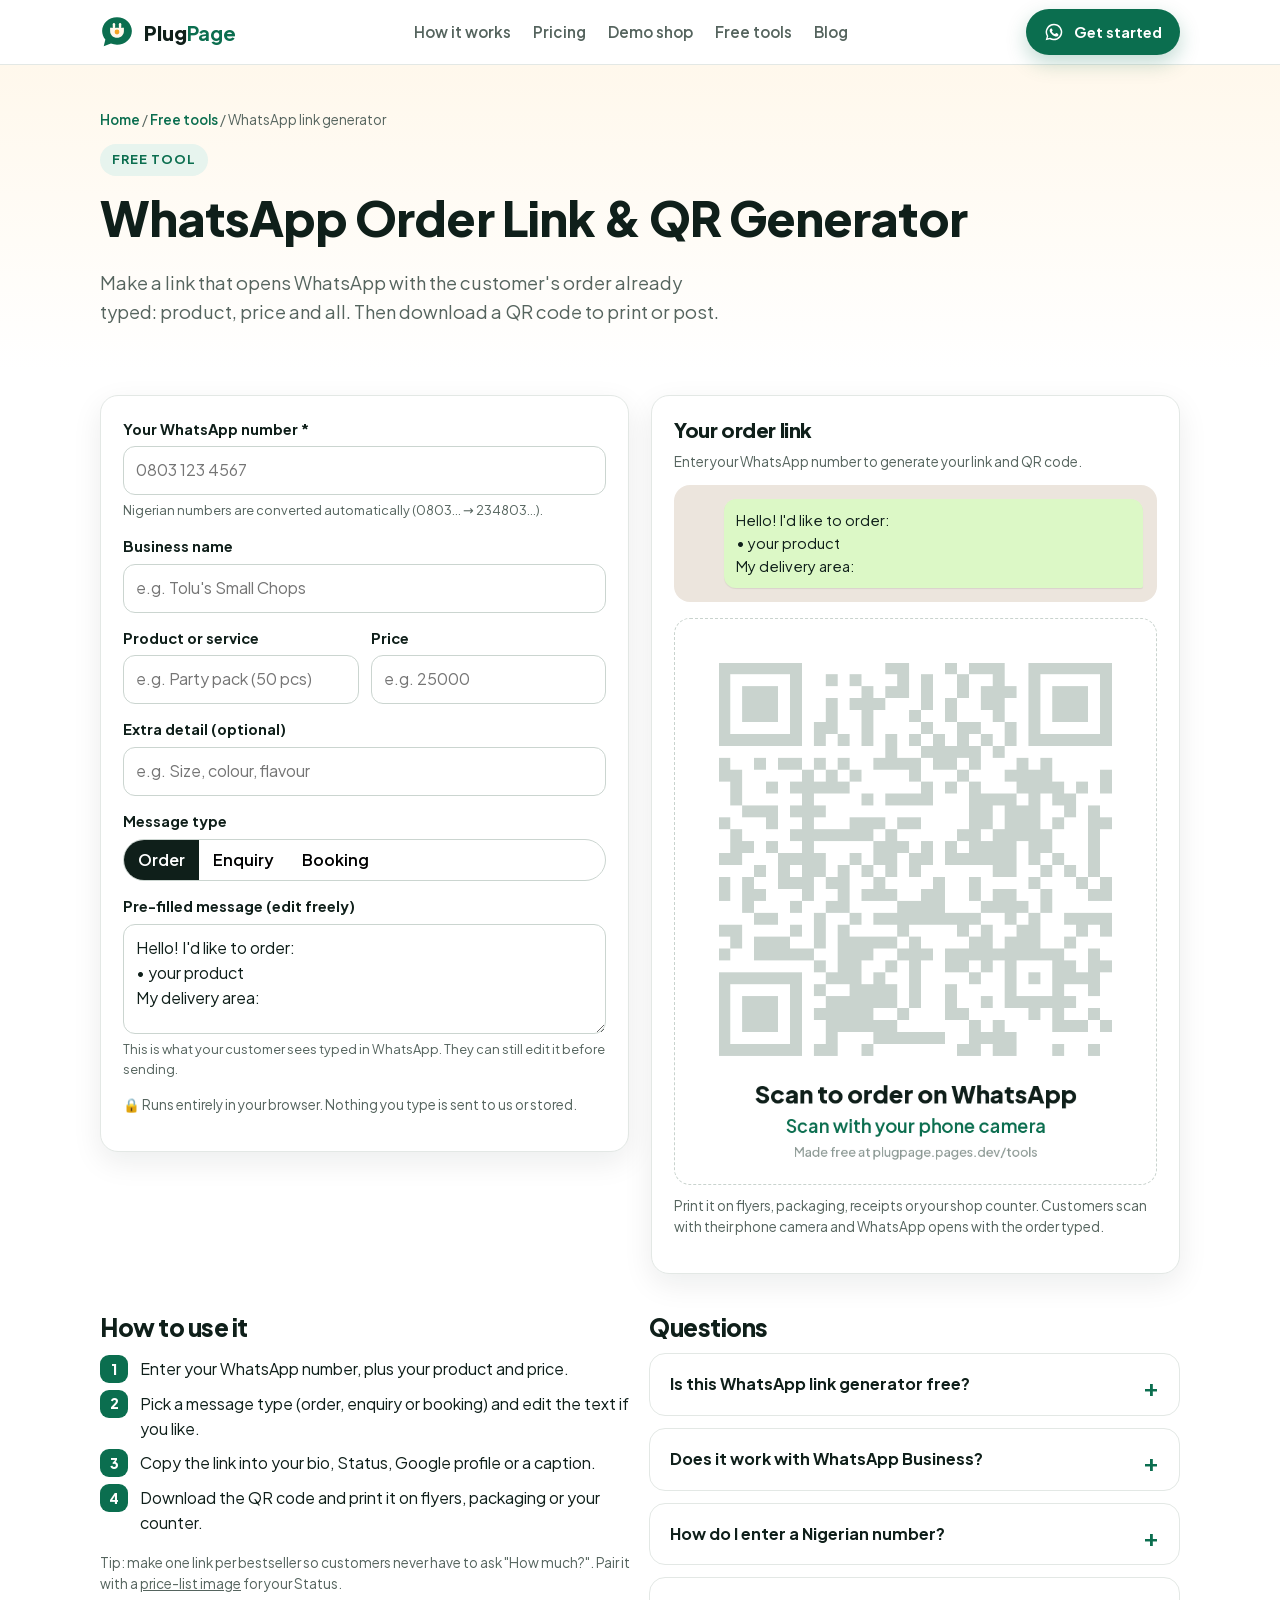
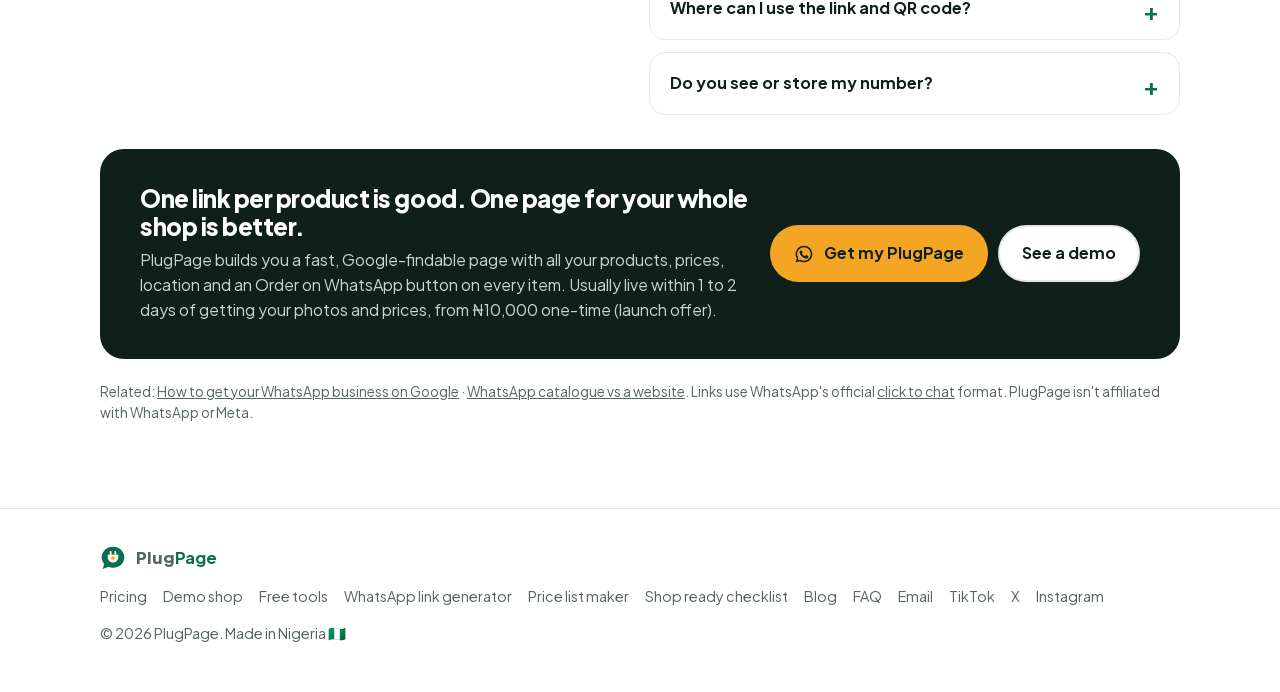
<file: tools/whatsapp-link/index.html>
<!doctype html>
<html lang="en-NG" class="__variable_532bb9">
  <head>
    <meta charset="utf-8" />
    <meta name="viewport" content="width=device-width, initial-scale=1" />
    <link
      rel="preload"
      href="../../fonts/636a5ac981f94f8b-s.p.woff2"
      as="font"
      crossorigin=""
      type="font/woff2"
    />
    <link rel="preload" as="image" href="../../logo.svg" />
    <link rel="stylesheet" href="../../css/style.css" />
    <meta name="theme-color" content="#0B6E4F" />
    <title>
      Free WhatsApp Order Link &amp; QR Code Generator (Nigeria) | PlugPage
    </title>
    <meta
      name="description"
      content="Create a WhatsApp link with a pre-filled order message for any product, plus a printable QR code. Free, no sign-up, made for Nigerian sellers."
    />
    <meta
      name="keywords"
      content="WhatsApp link generator,wa.me link,WhatsApp QR code,WhatsApp order link Nigeria,click to chat link"
    />
    <meta name="robots" content="index, follow" />
    <link rel="canonical" href="https://plugpage.pages.dev/tools/whatsapp-link/" />
    <meta
      property="og:title"
      content="Free WhatsApp Order Link &amp; QR Code Generator (Nigeria) | PlugPage"
    />
    <meta
      property="og:description"
      content="Create a WhatsApp link with a pre-filled order message for any product, plus a printable QR code. Free, no sign-up, made for Nigerian sellers."
    />
    <meta
      property="og:url"
      content="https://plugpage.pages.dev/tools/whatsapp-link/"
    />
    <meta
      property="og:image"
      content="https://plugpage.pages.dev/og-tools.png"
    />
    <meta property="og:image:width" content="1200" />
    <meta property="og:image:height" content="630" />
    <meta name="twitter:card" content="summary_large_image" />
    <meta
      name="twitter:title"
      content="Free WhatsApp Order Link &amp; QR Code Generator (Nigeria)"
    />
    <meta
      name="twitter:description"
      content="Create a WhatsApp link with a pre-filled order message for any product, plus a printable QR code. Free, no sign-up, made for Nigerian sellers."
    />
    <meta
      name="twitter:image"
      content="https://plugpage.pages.dev/og-tools.png"
    />
    <link rel="icon" href="../../favicon.ico" sizes="48x48" />
    <link rel="icon" href="../../icon.svg" type="image/svg+xml" />
    <link rel="apple-touch-icon" href="../../apple-touch-icon.png" />
  </head>
  <body>
    <script type="application/ld+json">
      [
        {
          "@context": "https://schema.org",
          "@type": "SoftwareApplication",
          "name": "WhatsApp Order Link & QR Generator",
          "applicationCategory": "BusinessApplication",
          "operatingSystem": "Any (web browser)",
          "url": "https://plugpage.pages.dev/tools/whatsapp-link/",
          "description": "Create a WhatsApp link with a pre-filled order message for any product, plus a printable QR code. Free, no sign-up, made for Nigerian sellers.",
          "offers": { "@type": "Offer", "price": "0", "priceCurrency": "NGN" },
          "publisher": {
            "@type": "Organization",
            "name": "PlugPage",
            "url": "https://plugpage.pages.dev"
          }
        },
        {
          "@context": "https://schema.org",
          "@type": "FAQPage",
          "mainEntity": [
            {
              "@type": "Question",
              "name": "Is this WhatsApp link generator free?",
              "acceptedAnswer": {
                "@type": "Answer",
                "text": "Yes. It's completely free, with no sign-up and no watermark on your link. The QR image has a small PlugPage credit underneath."
              }
            },
            {
              "@type": "Question",
              "name": "Does it work with WhatsApp Business?",
              "acceptedAnswer": {
                "@type": "Answer",
                "text": "Yes. wa.me links work for both WhatsApp and WhatsApp Business numbers. The customer taps the link, WhatsApp opens a chat with you, and the message is already typed."
              }
            },
            {
              "@type": "Question",
              "name": "How do I enter a Nigerian number?",
              "acceptedAnswer": {
                "@type": "Answer",
                "text": "Type it the way you normally would, for example 0803 123 4567. We convert it to the international format WhatsApp needs (2348031234567)."
              }
            },
            {
              "@type": "Question",
              "name": "Where can I use the link and QR code?",
              "acceptedAnswer": {
                "@type": "Answer",
                "text": "Instagram and X bios, WhatsApp Status, Google Business Profile, flyers, packaging, receipts, business cards and your shop counter."
              }
            },
            {
              "@type": "Question",
              "name": "Do you see or store my number?",
              "acceptedAnswer": {
                "@type": "Answer",
                "text": "No. The link and QR code are generated in your browser. Nothing you type is sent to PlugPage."
              }
            }
          ]
        },
        {
          "@context": "https://schema.org",
          "@type": "BreadcrumbList",
          "itemListElement": [
            {
              "@type": "ListItem",
              "position": 1,
              "name": "Home",
              "item": "https://plugpage.pages.dev/"
            },
            {
              "@type": "ListItem",
              "position": 2,
              "name": "Free tools",
              "item": "https://plugpage.pages.dev/tools/"
            },
            {
              "@type": "ListItem",
              "position": 3,
              "name": "WhatsApp link generator",
              "item": "https://plugpage.pages.dev/tools/whatsapp-link/"
            }
          ]
        }
      ]
    </script>
    <header class="nav">
      <div class="wrap">
        <a class="brand" aria-label="PlugPage home" href="../../index.html"
          ><img src="../../logo.svg" alt="" width="34" height="34" /><span
            >Plug<b>Page</b></span
          ></a
        >
        <nav class="nav-links" aria-label="Main">
          <a href="../../index.html#how">How it works</a
          ><a href="../../index.html#pricing">Pricing</a
          ><a href="../../demo/index.html">Demo shop</a
          ><a href="../index.html">Free tools</a
          ><a href="../../blog/index.html">Blog</a>
        </nav>
        <a
          class="btn btn-primary"
          href="https://wa.me/2349014442677?text=Hi%20PlugPage!%20I&#x27;d%20like%20a%20PlugPage%20for%20my%20business.%0ABusiness%20name%3A%0AWhat%20I%20sell%3A%0AArea%2Flandmark%3A"
          target="_blank"
          rel="noopener noreferrer"
          ><svg
            class="wa-ico"
            viewBox="0 0 24 24"
            aria-hidden="true"
            fill="currentColor"
          >
            <path
              d="M12 2a10 10 0 0 0-8.6 15.1L2 22l5-1.3A10 10 0 1 0 12 2zm0 18.2c-1.5 0-3-.4-4.3-1.2l-.3-.2-3 .8.8-2.9-.2-.3A8.2 8.2 0 1 1 12 20.2zm4.5-6.1c-.2-.1-1.5-.7-1.7-.8-.2-.1-.4-.1-.6.1l-.8 1c-.1.2-.3.2-.5.1a6.7 6.7 0 0 1-3.3-2.9c-.2-.4.2-.4.7-1.3.1-.2 0-.3 0-.4l-.8-1.8c-.2-.5-.4-.4-.6-.4h-.5a1 1 0 0 0-.7.3 3 3 0 0 0-.9 2.2c0 1.3.9 2.5 1.1 2.7.1.2 1.8 2.8 4.4 3.9 1.6.7 2.3.8 3.1.6.5-.1 1.5-.6 1.7-1.2.2-.6.2-1.1.2-1.2-.1-.1-.3-.2-.5-.3z"
            ></path>
          </svg>
          Get started</a
        >
      </div>
    </header>
    <main>
      <section class="page-hero">
        <div class="wrap">
          <div class="crumbs">
            <a href="../../index.html">Home</a> /
            <a href="../index.html">Free tools</a> / WhatsApp link generator
          </div>
          <span class="eyebrow">Free tool</span>
          <h1>WhatsApp Order Link &amp; QR Generator</h1>
          <p class="lead">
            Make a link that opens WhatsApp with the customer&#x27;s order
            already typed: product, price and all. Then download a QR code to
            print or post.
          </p>
        </div>
      </section>
      <section class="section" style="padding-top: 24px">
        <div class="wrap">
          <div class="tool">
            <form class="panel" aria-label="WhatsApp link details">
              <div class="field">
                <label for="wa-phone">Your WhatsApp number *</label
                ><input
                  id="wa-phone"
                  inputmode="tel"
                  autocomplete="tel"
                  placeholder="0803 123 4567"
                  value=""
                /><small
                  >Nigerian numbers are converted automatically (0803… →
                  234803…).</small
                >
              </div>
              <div class="field">
                <label for="wa-biz">Business name</label
                ><input
                  id="wa-biz"
                  placeholder="e.g. Tolu&#x27;s Small Chops"
                  value=""
                />
              </div>
              <div class="row2">
                <div class="field">
                  <label for="wa-prod">Product or service</label
                  ><input
                    id="wa-prod"
                    placeholder="e.g. Party pack (50 pcs)"
                    value=""
                  />
                </div>
                <div class="field">
                  <label for="wa-price">Price</label
                  ><input
                    id="wa-price"
                    inputmode="decimal"
                    placeholder="e.g. 25000"
                    value=""
                  />
                </div>
              </div>
              <div class="field">
                <label for="wa-note">Extra detail (optional)</label
                ><input
                  id="wa-note"
                  placeholder="e.g. Size, colour, flavour"
                  value=""
                />
              </div>
              <div class="field">
                <label>Message type</label>
                <div class="seg" role="group" aria-label="Message type">
                  <button type="button" class="on" aria-pressed="true">
                    Order</button
                  ><button type="button" class="" aria-pressed="false">
                    Enquiry</button
                  ><button type="button" class="" aria-pressed="false">
                    Booking
                  </button>
                </div>
              </div>
              <div class="field">
                <label for="wa-msg">Pre-filled message (edit freely)</label
                ><textarea id="wa-msg">
Hello! I&#x27;d like to order:
• your product
My delivery area: </textarea
                ><small
                  >This is what your customer sees typed in WhatsApp. They can
                  still edit it before sending.</small
                >
              </div>
              <p class="note">
                🔒 Runs entirely in your browser. Nothing you type is sent to us
                or stored.
              </p>
            </form>
            <div class="panel" aria-live="polite">
              <h2 style="font-size: 1.25rem">Your order link</h2>
              <p class="note">
                Enter your WhatsApp number to generate your link and QR code.
              </p>
              <div
                class="chat-bg"
                style="margin: 10px 0 16px"
                aria-label="Message preview"
              >
                <div class="preview-msg">
                  Hello! I&#x27;d like to order: • your product My delivery
                  area:
                </div>
              </div>
              <div class="qr-box">
                <canvas
                  width="640"
                  height="760"
                  aria-label="QR code for your WhatsApp order link"
                  data-testid="qr"
                ></canvas>
              </div>
              <p class="note" style="margin-top: 10px">
                Print it on flyers, packaging, receipts or your shop counter.
                Customers scan with their phone camera and WhatsApp opens with
                the order typed.
              </p>
            </div>
          </div>
          <div class="grid-2" style="margin-top: 40px">
            <div>
              <h2 style="font-size: 1.5rem">How to use it</h2>
              <ol class="howto">
                <li>
                  Enter your WhatsApp number, plus your product and price.
                </li>
                <li>
                  Pick a message type (order, enquiry or booking) and edit the
                  text if you like.
                </li>
                <li>
                  Copy the link into your bio, Status, Google profile or a
                  caption.
                </li>
                <li>
                  Download the QR code and print it on flyers, packaging or your
                  counter.
                </li>
              </ol>
              <p class="note">
                Tip: make one link per bestseller so customers never have to ask
                &quot;How much?&quot;. Pair it with a
                <a href="../price-list/index.html">price-list image</a> for your
                Status.
              </p>
            </div>
            <div>
              <h2 style="font-size: 1.5rem">Questions</h2>
              <div class="faq" style="margin: 0">
                <details>
                  <summary>Is this WhatsApp link generator free?</summary>
                  <p>
                    Yes. It&#x27;s completely free, with no sign-up and no
                    watermark on your link. The QR image has a small PlugPage
                    credit underneath.
                  </p>
                </details>
                <details>
                  <summary>Does it work with WhatsApp Business?</summary>
                  <p>
                    Yes. wa.me links work for both WhatsApp and WhatsApp
                    Business numbers. The customer taps the link, WhatsApp opens
                    a chat with you, and the message is already typed.
                  </p>
                </details>
                <details>
                  <summary>How do I enter a Nigerian number?</summary>
                  <p>
                    Type it the way you normally would, for example 0803 123
                    4567. We convert it to the international format WhatsApp
                    needs (2348031234567).
                  </p>
                </details>
                <details>
                  <summary>Where can I use the link and QR code?</summary>
                  <p>
                    Instagram and X bios, WhatsApp Status, Google Business
                    Profile, flyers, packaging, receipts, business cards and
                    your shop counter.
                  </p>
                </details>
                <details>
                  <summary>Do you see or store my number?</summary>
                  <p>
                    No. The link and QR code are generated in your browser.
                    Nothing you type is sent to PlugPage.
                  </p>
                </details>
              </div>
            </div>
          </div>
          <div class="cta-band">
            <div>
              <h2 style="font-size: 1.5rem; margin-bottom: 8px">
                One link per product is good. One page for your whole shop is
                better.
              </h2>
              <p>
                PlugPage builds you a fast, Google-findable page with all your
                products, prices, location and an Order on WhatsApp
                button on every item. Usually live within 1 to 2 days of getting your photos and prices, from ₦10,000 one-time
                (launch offer).
              </p>
            </div>
            <div style="display: flex; gap: 10px; flex-wrap: wrap">
              <a
                class="btn btn-amber"
                href="https://wa.me/2349014442677?text=Hi%20PlugPage!%20I&#x27;d%20like%20a%20PlugPage%20for%20my%20business.%0ABusiness%20name%3A%0AWhat%20I%20sell%3A%0AArea%2Flandmark%3A"
                target="_blank"
                rel="noopener noreferrer"
                ><svg
                  class="wa-ico"
                  viewBox="0 0 24 24"
                  aria-hidden="true"
                  fill="currentColor"
                >
                  <path
                    d="M12 2a10 10 0 0 0-8.6 15.1L2 22l5-1.3A10 10 0 1 0 12 2zm0 18.2c-1.5 0-3-.4-4.3-1.2l-.3-.2-3 .8.8-2.9-.2-.3A8.2 8.2 0 1 1 12 20.2zm4.5-6.1c-.2-.1-1.5-.7-1.7-.8-.2-.1-.4-.1-.6.1l-.8 1c-.1.2-.3.2-.5.1a6.7 6.7 0 0 1-3.3-2.9c-.2-.4.2-.4.7-1.3.1-.2 0-.3 0-.4l-.8-1.8c-.2-.5-.4-.4-.6-.4h-.5a1 1 0 0 0-.7.3 3 3 0 0 0-.9 2.2c0 1.3.9 2.5 1.1 2.7.1.2 1.8 2.8 4.4 3.9 1.6.7 2.3.8 3.1.6.5-.1 1.5-.6 1.7-1.2.2-.6.2-1.1.2-1.2-.1-.1-.3-.2-.5-.3z"
                  ></path>
                </svg>
                Get my PlugPage</a
              ><a class="btn btn-ghost" href="../../demo/index.html"
                >See a demo</a
              >
            </div>
          </div>
          <p class="note" style="margin-top: 22px">
            Related:
            <a
              href="../../blog/get-whatsapp-business-on-google-lagos/index.html"
              >How to get your WhatsApp business on Google</a
            >
            ·
            <a
              href="../../blog/whatsapp-business-catalogue-vs-website/index.html"
              >WhatsApp catalogue vs a website</a
            >. Links use WhatsApp&#x27;s official
            <a
              href="https://faq.whatsapp.com/5913398998672934"
              target="_blank"
              rel="noopener noreferrer"
              >click to chat</a
            >
            format. PlugPage isn&#x27;t affiliated with WhatsApp or Meta.
          </p>
        </div>
      </section>
    </main>
    <footer>
      <div class="wrap">
        <div class="brand" style="font-size: 1.05rem">
          <img src="../../logo.svg" alt="" width="26" height="26" /><span
            >Plug<b>Page</b></span
          >
        </div>
        <div>
          <a href="../../index.html#pricing">Pricing</a
          ><a href="../../demo/index.html">Demo shop</a
          ><a href="../index.html">Free tools</a
          ><a href="index.html">WhatsApp link generator</a
          ><a href="../price-list/index.html">Price list maker</a
          ><a href="../shop-ready/index.html">Shop ready checklist</a
          ><a href="../../blog/index.html">Blog</a
          ><a href="../../index.html#faq">FAQ</a
          ><a href="mailto:plugpage@mail.grokbot.com">Email</a
          ><a
            href="https://www.tiktok.com/@plugpageng"
            target="_blank"
            rel="noopener noreferrer"
            aria-label="PlugPage on TikTok"
            >TikTok</a
          ><a
            href="https://x.com/AmarachukwuOnu4"
            target="_blank"
            rel="noopener noreferrer"
            aria-label="PlugPage on X"
            >X</a
          ><a
            href="https://www.instagram.com/plugpageng/"
            target="_blank"
            rel="noopener noreferrer"
            aria-label="PlugPage on Instagram"
            >Instagram</a
          >
        </div>
        <div>© 2026 PlugPage. Made in Nigeria 🇳🇬</div>
      </div>
    </footer>

    <script src="../../js/qrcode.min.js"></script>
    <script src="../../js/whatsapp-link.js"></script>
  </body>
</html>
</file>
<file: css/style.css>
@font-face {
  font-family: Plus Jakarta Sans;
  font-style: normal;
  font-weight: 200 800;
  font-display: swap;
  src: url(../fonts/6fe53d21e6e7ebd8-s.woff2) format("woff2");
  unicode-range:
    u+0460-052f, u+1c80-1c8a, u+20b4, u+2de0-2dff, u+a640-a69f, u+fe2e-fe2f;
}
@font-face {
  font-family: Plus Jakarta Sans;
  font-style: normal;
  font-weight: 200 800;
  font-display: swap;
  src: url(../fonts/8ebc6e9dde468c4a-s.woff2) format("woff2");
  unicode-range:
    u+0102-0103, u+0110-0111, u+0128-0129, u+0168-0169, u+01a0-01a1,
    u+01af-01b0, u+0300-0301, u+0303-0304, u+0308-0309, u+0323, u+0329,
    u+1ea0-1ef9, u+20ab;
}
@font-face {
  font-family: Plus Jakarta Sans;
  font-style: normal;
  font-weight: 200 800;
  font-display: swap;
  src: url(../fonts/9e7b0a821b9dfcb4-s.woff2) format("woff2");
  unicode-range:
    u+0100-02ba, u+02bd-02c5, u+02c7-02cc, u+02ce-02d7, u+02dd-02ff, u+0304,
    u+0308, u+0329, u+1d00-1dbf, u+1e00-1e9f, u+1ef2-1eff, u+2020, u+20a0-20ab,
    u+20ad-20c4, u+2113, u+2c60-2c7f, u+a720-a7ff;
}
@font-face {
  font-family: Plus Jakarta Sans;
  font-style: normal;
  font-weight: 200 800;
  font-display: swap;
  src: url(../fonts/636a5ac981f94f8b-s.p.woff2) format("woff2");
  unicode-range:
    u+00??, u+0131, u+0152-0153, u+02bb-02bc, u+02c6, u+02da, u+02dc, u+0304,
    u+0308, u+0329, u+2000-206f, u+20ac, u+2122, u+2191, u+2193, u+2212, u+2215,
    u+feff, u+fffd;
}
@font-face {
  font-family: Plus Jakarta Sans Fallback;
  src: local("Arial");
  ascent-override: 98.88%;
  descent-override: 21.15%;
  line-gap-override: 0%;
  size-adjust: 104.98%;
}
.__className_532bb9 {
  font-family:
    Plus Jakarta Sans,
    Plus Jakarta Sans Fallback;
  font-style: normal;
}
.__variable_532bb9 {
  --font: "Plus Jakarta Sans", "Plus Jakarta Sans Fallback";
}
:root {
  --font: "Plus Jakarta Sans", "Plus Jakarta Sans Fallback", system-ui, -apple-system, sans-serif;
  --green: #0b6e4f;
  --green-700: #08553d;
  --green-50: #e7f4ee;
  --amber: #f5a524;
  --amber-50: #fef3dc;
  --cream: #fff8ec;
  --ink: #0f1f1a;
  --muted: #55645e;
  --line: #e3e8e5;
  --white: #fff;
  --radius: 18px;
  --shadow: 0 10px 30px rgba(15, 31, 26, 0.08);
  --shadow-lg: 0 24px 60px rgba(15, 31, 26, 0.14);
  --max: 1120px;
}
* {
  box-sizing: border-box;
}
html {
  scroll-behavior: smooth;
  -webkit-text-size-adjust: 100%;
}
body {
  margin: 0;
  font-family:
    var(--font),
    system-ui,
    -apple-system,
    "Segoe UI",
    Roboto,
    Arial,
    sans-serif;
  color: var(--ink);
  background: var(--white);
  line-height: 1.55;
  font-size: 16px;
}
img,
svg {
  display: block;
  max-width: 100%;
}
a {
  color: inherit;
}
h1,
h2,
h3 {
  line-height: 1.15;
  letter-spacing: -0.02em;
  margin: 0 0 0.5em;
}
h1 {
  font-size: clamp(2.1rem, 6vw, 3.6rem);
}
h1,
h2 {
  font-weight: 800;
}
h2 {
  font-size: clamp(1.6rem, 4vw, 2.4rem);
}
h3 {
  font-size: 1.15rem;
  font-weight: 700;
}
p {
  margin: 0 0 1em;
}
.wrap {
  max-width: var(--max);
  margin: 0 auto;
  padding: 0 20px;
}
.section {
  padding: 72px 0;
}
.eyebrow {
  display: inline-block;
  font-size: 0.8rem;
  font-weight: 700;
  letter-spacing: 0.08em;
  text-transform: uppercase;
  color: var(--green);
  background: var(--green-50);
  padding: 6px 12px;
  border-radius: 999px;
  margin-bottom: 14px;
}
.lead {
  font-size: 1.15rem;
  color: var(--muted);
  max-width: 620px;
}
.center {
  text-align: center;
}
.center .lead {
  margin-left: auto;
  margin-right: auto;
}
.btn {
  display: inline-flex;
  align-items: center;
  justify-content: center;
  gap: 10px;
  font-weight: 700;
  text-decoration: none;
  border-radius: 999px;
  padding: 14px 22px;
  border: 2px solid transparent;
  transition:
    transform 0.15s ease,
    background 0.15s ease,
    box-shadow 0.15s ease;
  cursor: pointer;
  font-size: 1rem;
  min-height: 48px;
}
.btn:hover {
  transform: translateY(-1px);
}
.btn-primary {
  background: var(--green);
  color: #fff;
  box-shadow: 0 8px 20px rgba(11, 110, 79, 0.25);
}
.btn-primary:hover {
  background: var(--green-700);
}
.btn-ghost {
  background: #fff;
  color: var(--ink);
  border-color: var(--line);
}
.btn-amber {
  background: var(--amber);
  color: var(--ink);
}
.btn-block {
  width: 100%;
}
.wa-ico {
  width: 20px;
  height: 20px;
}
.nav {
  position: -webkit-sticky;
  position: sticky;
  top: 0;
  z-index: 50;
  background: rgba(255, 255, 255, 0.92);
  -webkit-backdrop-filter: saturate(180%) blur(10px);
  backdrop-filter: saturate(180%) blur(10px);
  border-bottom: 1px solid var(--line);
}
.nav .wrap {
  justify-content: space-between;
  height: 64px;
}
.brand,
.nav .wrap {
  display: flex;
  align-items: center;
}
.brand {
  gap: 10px;
  text-decoration: none;
  font-weight: 800;
  font-size: 1.25rem;
}
.brand span b {
  color: var(--green);
}
.nav-links {
  display: none;
  gap: 22px;
}
.nav-links a {
  text-decoration: none;
  color: var(--muted);
  font-weight: 600;
  font-size: 0.95rem;
}
.nav-links a:hover {
  color: var(--ink);
}
.nav .btn {
  padding: 10px 16px;
  min-height: 42px;
  font-size: 0.92rem;
}
@media (min-width: 980px) {
  .nav-links {
    display: flex;
  }
}
.ph-banner {
  background: var(--amber-50);
  color: #7a4e00;
  font-size: 0.85rem;
  text-align: center;
  padding: 8px 16px;
  border-bottom: 1px solid #f6dfa9;
}
.hero {
  background:
    radial-gradient(1200px 500px at 85% -10%, var(--green-50), transparent 60%),
    linear-gradient(180deg, var(--cream), #fff);
  padding: 56px 0 64px;
  overflow: hidden;
}
.hero-grid {
  display: grid;
  grid-gap: 44px;
  gap: 44px;
  align-items: center;
}
@media (min-width: 960px) {
  .hero-grid {
    grid-template-columns: 1.1fr 0.9fr;
  }
}
.hero h1 {
  position: relative;
  isolation: isolate;
}
.hero h1 .hl {
  color: var(--green);
  position: relative;
  white-space: nowrap;
}
.hero h1 .hl:after {
  content: "";
  position: absolute;
  left: 0;
  right: 0;
  bottom: 0.06em;
  height: 0.22em;
  background: var(--amber);
  opacity: 0.45;
  z-index: -1;
  border-radius: 4px;
}
.hero-ctas {
  gap: 12px;
  margin: 26px 0 18px;
}
.hero-ctas,
.trust {
  display: flex;
  flex-wrap: wrap;
}
.trust {
  gap: 8px 18px;
  color: var(--muted);
  font-size: 0.92rem;
}
.trust span:before {
  content: "✓";
  color: var(--green);
  font-weight: 800;
  margin-right: 6px;
}
.phone {
  width: min(330px, 88vw);
  margin: 0 auto;
  background: #0f1f1a;
  border-radius: 42px;
  padding: 12px;
  box-shadow: var(--shadow-lg);
  transform: rotate(2deg);
}
.screen {
  background: #fff;
  border-radius: 32px;
  overflow: hidden;
}
.scr-head {
  background: var(--green);
  color: #fff;
  padding: 22px 18px 18px;
}
.scr-head small {
  opacity: 0.85;
}
.scr-badge {
  display: inline-flex;
  align-items: center;
  gap: 6px;
  background: rgba(255, 255, 255, 0.16);
  border-radius: 999px;
  font-size: 0.72rem;
  padding: 4px 10px;
  margin-top: 8px;
  font-weight: 700;
}
.scr-body {
  padding: 14px;
  display: grid;
  grid-template-columns: 1fr 1fr;
  grid-gap: 10px;
  gap: 10px;
}
.scr-item {
  border: 1px solid var(--line);
  border-radius: 14px;
  overflow: hidden;
  font-size: 0.78rem;
}
.scr-item .ph {
  height: 74px;
  width: 100%;
  object-fit: cover;
  display: block;
  background: #f3ede4;
}
.scr-item div.t {
  padding: 7px 8px;
}
.scr-item b {
  display: block;
}
.scr-cta {
  margin: 4px 14px 18px;
  background: #25d366;
  color: #073b22;
  font-weight: 800;
  text-align: center;
  border-radius: 999px;
  padding: 11px;
  font-size: 0.88rem;
}
.stats {
  display: grid;
  grid-template-columns: repeat(auto-fit, minmax(200px, 1fr));
  grid-gap: 16px;
  gap: 16px;
  margin-top: 8px;
}
.stat {
  background: #fff;
  border: 1px solid var(--line);
  border-radius: var(--radius);
  padding: 22px;
}
.stat b {
  display: block;
  font-size: 2rem;
  color: var(--green);
  letter-spacing: -0.02em;
}
.stat span {
  font-size: 0.93rem;
}
.src,
.stat span {
  color: var(--muted);
}
.src {
  font-size: 0.78rem;
  margin-top: 14px;
}
.grid-3 {
  display: grid;
  grid-gap: 18px;
  gap: 18px;
}
@media (min-width: 760px) {
  .grid-3 {
    grid-template-columns: repeat(3, 1fr);
  }
}
.card {
  background: #fff;
  border: 1px solid var(--line);
  border-radius: var(--radius);
  padding: 26px;
  box-shadow: var(--shadow);
}
.step-n {
  width: 40px;
  height: 40px;
  border-radius: 12px;
  background: var(--green);
  color: #fff;
  display: grid;
  place-items: center;
  font-weight: 800;
  margin-bottom: 14px;
}
.card p {
  color: var(--muted);
  margin: 0;
}
.bg-cream {
  background: var(--cream);
}
.feat {
  display: grid;
  grid-gap: 14px;
  gap: 14px;
  margin-top: 30px;
}
@media (min-width: 760px) {
  .feat {
    grid-template-columns: repeat(2, 1fr);
  }
}
.feat-item {
  display: flex;
  gap: 14px;
  align-items: flex-start;
  background: #fff;
  border-radius: 14px;
  padding: 18px;
  border: 1px solid var(--line);
}
.feat-item i {
  font-style: normal;
  font-size: 1.4rem;
  line-height: 1;
  width: 42px;
  height: 42px;
  display: grid;
  place-items: center;
  border-radius: 12px;
  background: var(--amber-50);
  flex: none;
}
.feat-item p {
  margin: 0;
  color: var(--muted);
  font-size: 0.95rem;
}
.pricing {
  display: grid;
  grid-gap: 18px;
  gap: 18px;
  margin-top: 34px;
}
@media (min-width: 960px) {
  .pricing {
    grid-template-columns: repeat(3, 1fr);
  }
}
.plan {
  position: relative;
  background: #fff;
  border: 1px solid var(--line);
  border-radius: 22px;
  padding: 28px;
  display: flex;
  flex-direction: column;
}
.plan.featured {
  border: 2px solid var(--green);
  box-shadow: var(--shadow-lg);
}
.plan .tag {
  position: absolute;
  top: -13px;
  left: 24px;
  background: var(--amber);
  color: var(--ink);
  font-weight: 800;
  font-size: 0.75rem;
  padding: 5px 12px;
  border-radius: 999px;
  letter-spacing: 0.03em;
}
.price {
  font-size: 2.3rem;
  font-weight: 800;
  letter-spacing: -0.03em;
  margin: 6px 0 0;
}
.price small {
  font-size: 0.95rem;
  color: var(--muted);
  font-weight: 600;
  letter-spacing: 0;
}
.price-sub {
  color: var(--muted);
  font-size: 0.93rem;
  margin-bottom: 18px;
}
.plan ul {
  list-style: none;
  padding: 0;
  margin: 0 0 24px;
  display: grid;
  grid-gap: 10px;
  gap: 10px;
  flex: 1 1;
}
.plan li {
  padding-left: 28px;
  position: relative;
  font-size: 0.96rem;
}
.plan li:before {
  content: "";
  position: absolute;
  left: 0;
  top: 3px;
  width: 18px;
  height: 18px;
  border-radius: 50%;
  background: var(--green-50)
    url("data:image/svg+xml,%3Csvg xmlns='http://www.w3.org/2000/svg' viewBox='0 0 20 20'%3E%3Cpath d='M5 10.5l3 3 7-7' fill='none' stroke='%230B6E4F' stroke-width='2.4' stroke-linecap='round' stroke-linejoin='round'/%3E%3C/svg%3E")
    center/12px no-repeat;
}
.addons {
  margin-top: 22px;
  background: #fff;
  border: 1px dashed #c9d3ce;
  border-radius: 18px;
  padding: 22px;
  display: grid;
  grid-gap: 12px;
  gap: 12px;
}
@media (min-width: 760px) {
  .addons {
    grid-template-columns: auto 1fr;
    align-items: center;
    gap: 24px;
  }
}
.chips {
  display: flex;
  flex-wrap: wrap;
  gap: 8px;
}
.chip {
  background: var(--green-50);
  color: var(--green-700);
  font-weight: 600;
  border-radius: 999px;
  padding: 7px 12px;
}
.chip,
.compare {
  font-size: 0.88rem;
}
.compare {
  color: var(--muted);
  margin-top: 18px;
  text-align: center;
}
.demo-teaser {
  display: grid;
  grid-gap: 28px;
  gap: 28px;
  align-items: center;
  background: var(--ink);
  color: #fff;
  border-radius: 28px;
  padding: 36px;
}
.demo-teaser p {
  color: #c9d6d0;
}
@media (min-width: 860px) {
  .demo-teaser {
    grid-template-columns: 1.2fr 0.8fr;
    padding: 48px;
  }
}
.faq {
  max-width: 780px;
  margin: 30px auto 0;
  display: grid;
  grid-gap: 12px;
  gap: 12px;
}
.faq details {
  background: #fff;
  border: 1px solid var(--line);
  border-radius: 16px;
  padding: 0 20px;
}
.faq summary {
  cursor: pointer;
  list-style: none;
  font-weight: 700;
  padding: 18px 28px 18px 0;
  position: relative;
}
.faq summary::-webkit-details-marker {
  display: none;
}
.faq summary:after {
  content: "+";
  position: absolute;
  right: 0;
  top: 14px;
  font-size: 1.5rem;
  color: var(--green);
  font-weight: 600;
}
.faq details[open] summary:after {
  content: "−";
}
.faq details p {
  color: var(--muted);
  padding-bottom: 18px;
  margin: 0;
}
.contact {
  background: linear-gradient(135deg, var(--green), var(--green-700));
  color: #fff;
  border-radius: 28px;
  padding: 44px 28px;
  text-align: center;
}
.contact p {
  color: #d7ede3;
}
.contact .btn-primary {
  background: #fff;
  color: var(--green-700);
  box-shadow: none;
}
.ph-note {
  display: inline-block;
  margin-top: 14px;
  font-size: 0.82rem;
  background: rgba(0, 0, 0, 0.18);
  padding: 6px 12px;
  border-radius: 999px;
}
footer {
  padding: 36px 0 48px;
  color: var(--muted);
  font-size: 0.9rem;
  border-top: 1px solid var(--line);
}
footer .wrap {
  display: flex;
  flex-wrap: wrap;
  gap: 14px;
  justify-content: space-between;
  align-items: center;
}
footer a {
  text-decoration: none;
  margin-right: 16px;
}
footer .wrap > div a:last-of-type {
  margin-right: 0;
}
.mcta {
  position: fixed;
  left: 12px;
  right: 12px;
  bottom: 12px;
  z-index: 60;
}
@media (min-width: 860px) {
  .mcta {
    display: none;
  }
}
body {
  padding-bottom: 84px;
}
@media (min-width: 860px) {
  body {
    padding-bottom: 0;
  }
}
.sf-banner {
  background: var(--ink);
  color: #fff;
  font-size: 0.85rem;
  text-align: center;
  padding: 9px 14px;
}
.sf-banner a {
  color: var(--amber);
  font-weight: 700;
}
.sf-hero {
  background: linear-gradient(180deg, #fdf1e4, #fff);
  padding: 30px 0 22px;
}
.sf-head {
  display: flex;
  gap: 16px;
  align-items: center;
}
.sf-avatar {
  width: 72px;
  height: 72px;
  border-radius: 22px;
  background: #b5452b;
  color: #fff;
  font-weight: 800;
  font-size: 1.6rem;
  display: grid;
  place-items: center;
  flex: none;
}
.verified {
  display: inline-flex;
  align-items: center;
  gap: 6px;
  background: var(--green-50);
  color: var(--green-700);
  font-weight: 700;
  font-size: 0.8rem;
  border-radius: 999px;
  padding: 5px 10px;
}
.sf-meta {
  display: flex;
  flex-wrap: wrap;
  gap: 8px 16px;
  color: var(--muted);
  font-size: 0.92rem;
  margin: 14px 0;
}
.sf-tabs {
  display: flex;
  gap: 8px;
  overflow-x: auto;
  padding: 4px 0 10px;
}
.sf-tabs span {
  white-space: nowrap;
  border: 1px solid var(--line);
  border-radius: 999px;
  padding: 7px 14px;
  font-size: 0.88rem;
  font-weight: 600;
  background: #fff;
}
.sf-tabs span.on {
  background: var(--ink);
  color: #fff;
  border-color: var(--ink);
}
.products {
  display: grid;
  grid-template-columns: repeat(2, 1fr);
  grid-gap: 14px;
  gap: 14px;
}
@media (min-width: 760px) {
  .products {
    grid-template-columns: repeat(3, 1fr);
  }
}
@media (min-width: 1024px) {
  .products {
    grid-template-columns: repeat(4, 1fr);
  }
}
.prod {
  border: 1px solid var(--line);
  border-radius: 18px;
  overflow: hidden;
  background: #fff;
  display: flex;
  flex-direction: column;
}
.prod .img {
  aspect-ratio: 1/1;
  display: grid;
  place-items: center;
  font-size: 3rem;
  background: #f3ede4;
  overflow: hidden;
}
.prod .img img {
  width: 100%;
  height: 100%;
  object-fit: cover;
  display: block;
}
.prod .cat {
  font-size: 0.7rem;
  font-weight: 700;
  text-transform: uppercase;
  letter-spacing: 0.04em;
  color: var(--muted);
}
.prod .body {
  padding: 12px;
  display: flex;
  flex-direction: column;
  gap: 6px;
  flex: 1 1;
}
.prod h3 {
  font-size: 0.98rem;
  margin: 0;
}
.prod p {
  font-size: 0.82rem;
  color: var(--muted);
  margin: 0;
  flex: 1 1;
}
.prod .pr,
.prod a.order {
  font-weight: 800;
}
.prod a.order {
  display: block;
  text-align: center;
  text-decoration: none;
  background: #25d366;
  color: #073b22;
  border-radius: 999px;
  padding: 9px;
  font-size: 0.85rem;
  margin-top: 6px;
}
.info-grid {
  display: grid;
  grid-gap: 16px;
  gap: 16px;
  margin-top: 10px;
}
@media (min-width: 760px) {
  .info-grid {
    grid-template-columns: repeat(3, 1fr);
  }
}
.review {
  background: var(--cream);
  border-radius: 16px;
  padding: 18px;
}
.review b {
  display: block;
  margin-top: 8px;
  font-size: 0.9rem;
}
.stars {
  color: var(--amber);
  letter-spacing: 2px;
}
.map-ph {
  border-radius: 16px;
  background: repeating-linear-gradient(
    45deg,
    #eef3f0,
    #eef3f0 12px,
    #e5ece8 0,
    #e5ece8 24px
  );
  min-height: 160px;
  display: grid;
  place-items: center;
  color: var(--muted);
  font-weight: 600;
  text-align: center;
  padding: 16px;
}
.page-hero {
  background: linear-gradient(180deg, var(--cream), #fff);
  padding: 44px 0 26px;
}
.page-hero h1 {
  font-size: clamp(1.9rem, 5vw, 3rem);
}
.crumbs {
  font-size: 0.85rem;
  color: var(--muted);
  margin-bottom: 14px;
}
.crumbs a {
  text-decoration: none;
  color: var(--green);
  font-weight: 600;
}
.grid-2 {
  display: grid;
  grid-gap: 18px;
  gap: 18px;
}
@media (min-width: 760px) {
  .grid-2 {
    grid-template-columns: repeat(2, 1fr);
  }
}
.card-link {
  text-decoration: none;
  display: flex;
  flex-direction: column;
  gap: 6px;
  transition:
    transform 0.15s ease,
    box-shadow 0.15s ease;
}
.card-link:hover {
  transform: translateY(-2px);
  box-shadow: var(--shadow-lg);
}
.card-link .more {
  color: var(--green);
  font-weight: 700;
  margin-top: auto;
  padding-top: 8px;
}
.tag-pill {
  display: inline-block;
  align-self: flex-start;
  font-size: 0.72rem;
  font-weight: 700;
  letter-spacing: 0.05em;
  text-transform: uppercase;
  background: var(--amber-50);
  color: #7a4e00;
  padding: 4px 10px;
  border-radius: 999px;
}
.tool {
  display: grid;
  grid-gap: 22px;
  gap: 22px;
  align-items: start;
}
@media (min-width: 900px) {
  .tool {
    grid-template-columns: 1fr 1fr;
  }
}
.panel {
  background: #fff;
  border: 1px solid var(--line);
  border-radius: var(--radius);
  padding: 22px;
  box-shadow: var(--shadow);
}
.field {
  display: grid;
  grid-gap: 6px;
  gap: 6px;
  margin-bottom: 14px;
}
.field label {
  font-weight: 700;
  font-size: 0.92rem;
}
.field small {
  color: var(--muted);
  font-size: 0.8rem;
}
.field input,
.field select,
.field textarea {
  font: inherit;
  font-size: 16px;
  border: 1.5px solid #cbd5d0;
  border-radius: 12px;
  padding: 11px 12px;
  width: 100%;
  background: #fff;
  color: var(--ink);
}
.field input:focus,
.field select:focus,
.field textarea:focus {
  outline: none;
  border-color: var(--green);
  box-shadow: 0 0 0 3px var(--green-50);
}
.field textarea {
  min-height: 110px;
  resize: vertical;
}
.row2 {
  display: grid;
  grid-gap: 12px;
  gap: 12px;
  grid-template-columns: 1fr 1fr;
}
.err {
  color: #b42318;
  font-weight: 600;
}
.err,
.out-link {
  font-size: 0.85rem;
}
.out-link {
  word-break: break-all;
  background: var(--green-50);
  border-radius: 12px;
  padding: 12px;
  font-family: ui-monospace, Menlo, Consolas, monospace;
}
.btn-row {
  display: flex;
  flex-wrap: wrap;
  gap: 10px;
  margin: 12px 0;
}
.btn-sm {
  padding: 9px 14px;
  min-height: 40px;
  font-size: 0.9rem;
}
.qr-box {
  display: grid;
  place-items: center;
  background: #fff;
  border: 1px dashed #c9d3ce;
  border-radius: 16px;
  padding: 16px;
}
.qr-box canvas {
  max-width: 100%;
  height: auto;
}
.preview-msg {
  white-space: pre-wrap;
  background: #dcf8c6;
  border-radius: 12px 12px 2px 12px;
  padding: 10px 12px;
  font-size: 0.92rem;
  max-width: 92%;
  margin-left: auto;
  box-shadow: 0 1px 1px rgba(0, 0, 0, 0.08);
}
.chat-bg {
  background: #ece5dd;
  border-radius: 16px;
  padding: 14px;
}
.note {
  font-size: 0.85rem;
  color: var(--muted);
}
.items-list {
  display: grid;
  grid-gap: 8px;
  gap: 8px;
}
.item-row {
  display: grid;
  grid-template-columns: 1fr 120px 36px;
  grid-gap: 8px;
  gap: 8px;
}
.item-row input {
  font: inherit;
  font-size: 16px;
  border: 1.5px solid #cbd5d0;
  border-radius: 10px;
  padding: 9px 10px;
  min-width: 0;
}
.item-row button {
  border: 1px solid var(--line);
  background: #fff;
  border-radius: 10px;
  cursor: pointer;
  font-size: 1.1rem;
}
.swatches {
  display: flex;
  gap: 8px;
  flex-wrap: wrap;
}
.swatch {
  width: 38px;
  height: 38px;
  border-radius: 50%;
  border: 3px solid #fff;
  box-shadow: 0 0 0 1.5px #cbd5d0;
  cursor: pointer;
}
.swatch.on {
  box-shadow: 0 0 0 3px var(--ink);
}
.seg {
  display: inline-flex;
  border: 1.5px solid #cbd5d0;
  border-radius: 999px;
  overflow: hidden;
}
.seg button {
  font: inherit;
  font-weight: 600;
  border: 0;
  background: #fff;
  padding: 8px 14px;
  cursor: pointer;
}
.seg button.on {
  background: var(--ink);
  color: #fff;
}
.canvas-wrap {
  background: #f3f5f4;
  border-radius: 16px;
  padding: 14px;
  display: grid;
  place-items: center;
}
.canvas-wrap canvas {
  width: 100%;
  max-width: 340px;
  height: auto;
  border-radius: 10px;
  box-shadow: var(--shadow);
}
.tool-sample-note {
  grid-column: 1 / -1;
  margin: 0;
  background: var(--amber-50);
  border: 1px solid #f6dfa9;
  border-radius: 12px;
  padding: 10px 14px;
  font-size: 0.92rem;
  font-weight: 600;
  color: #7a4e00;
}
.hold-save {
  margin: 4px 0 12px;
  padding: 12px;
  border: 1px solid var(--line);
  border-radius: 16px;
  background: #fff;
  max-width: 100%;
  text-align: center;
}
.hold-save img {
  display: block;
  width: auto;
  max-width: 100%;
  height: auto;
  margin: 0 auto 10px;
  border-radius: 12px;
}
.hold-save p {
  margin: 0 0 10px;
  font-size: 0.9rem;
}
.cta-band {
  background: var(--ink);
  color: #fff;
  border-radius: 24px;
  padding: 30px;
  display: grid;
  grid-gap: 16px;
  gap: 16px;
  align-items: center;
  margin-top: 34px;
}
.cta-band p {
  color: #c9d6d0;
  margin: 0;
}
@media (min-width: 860px) {
  .cta-band {
    grid-template-columns: 1fr auto;
    padding: 36px 40px;
  }
}
.howto {
  counter-reset: s;
  list-style: none;
  padding: 0;
  display: grid;
  grid-gap: 10px;
  gap: 10px;
}
.howto li {
  counter-increment: s;
  padding-left: 40px;
  position: relative;
}
.howto li:before {
  content: counter(s);
  position: absolute;
  left: 0;
  top: -2px;
  width: 28px;
  height: 28px;
  border-radius: 9px;
  background: var(--green);
  color: #fff;
  font-weight: 800;
  display: grid;
  place-items: center;
  font-size: 0.85rem;
}
.post-meta {
  color: var(--muted);
  font-size: 0.9rem;
  display: flex;
  gap: 12px;
  flex-wrap: wrap;
}
.prose {
  max-width: 720px;
  margin: 0 auto;
  font-size: 1.06rem;
  line-height: 1.7;
}
.prose h2 {
  font-size: 1.55rem;
  margin: 1.8em 0 0.6em;
  scroll-margin-top: 80px;
}
.prose h3 {
  font-size: 1.15rem;
  margin: 1.4em 0 0.4em;
}
.prose a {
  color: var(--green);
  font-weight: 600;
}
.prose ol,
.prose ul {
  padding-left: 1.3em;
  margin: 0 0 1.1em;
}
.prose li {
  margin: 0.3em 0;
}
.prose blockquote {
  margin: 1.2em 0;
  padding: 14px 18px;
  border-left: 4px solid var(--amber);
  background: var(--amber-50);
  border-radius: 0 12px 12px 0;
}
.prose code {
  background: var(--green-50);
  padding: 1px 6px;
  border-radius: 6px;
  font-size: 0.92em;
}
.table-wrap {
  overflow-x: auto;
  margin: 0 0 1.2em;
}
.prose table {
  border-collapse: collapse;
  width: 100%;
  font-size: 0.95rem;
}
.prose td,
.prose th {
  border: 1px solid var(--line);
  padding: 9px 11px;
  text-align: left;
  vertical-align: top;
}
.prose th {
  background: var(--green-50);
}
.toc {
  background: var(--cream);
  border-radius: 16px;
  padding: 16px 20px;
  margin: 0 0 28px;
  font-size: 0.95rem;
}
.toc ol {
  margin: 6px 0 0;
  padding-left: 1.2em;
}
.toc a {
  color: var(--ink);
  text-decoration: none;
}
.toc a:hover {
  color: var(--green);
}
.disclaim {
  font-size: 0.85rem;
  color: var(--muted);
  border-top: 1px solid var(--line);
  padding-top: 14px;
  margin-top: 28px;
}
.refer {
  display: grid;
  grid-gap: 22px;
  gap: 22px;
  align-items: center;
  background: var(--cream, #fff8ec);
  border: 1px solid var(--line);
  border-radius: 28px;
  padding: 32px;
}
.refer h2 {
  margin: 10px 0 8px;
}
.refer p {
  color: var(--muted);
  margin: 0 0 10px;
}
.refer .refer-small {
  font-size: 0.92rem;
}
@media (min-width: 820px) {
  .refer {
    grid-template-columns: 1.6fr 1fr;
  }
}
/* Lead capture form (homepage #get-started) */
.lead-wrap {
  max-width: 640px;
  margin: 0 auto;
}
.lead-wrap .center {
  margin-bottom: 18px;
}
.lead-hp {
  position: absolute !important;
  left: -10000px;
  width: 1px;
  height: 1px;
  overflow: hidden;
}
.lead-status {
  margin-top: 14px;
  border-radius: 12px;
  padding: 12px 14px;
  font-size: 0.92rem;
}
.lead-status .btn {
  margin-top: 10px;
}
.lead-ok {
  background: var(--green-50);
  color: var(--green-700);
}
.lead-err {
  background: #fdecea;
  color: #b42318;
}
@media (max-width: 520px) {
  .nav .wrap {
    height: 52px;
  }
  .nav .brand {
    font-size: 1rem;
    gap: 6px;
  }
  .nav .brand img {
    width: 24px;
    height: 24px;
  }
  .nav .btn {
    padding: 6px 10px;
    min-height: 32px;
    font-size: 0.78rem;
    gap: 6px;
    white-space: nowrap;
  }
  .nav .btn .wa-ico {
    width: 16px;
    height: 16px;
  }
  .lead-wrap .row2 {
    grid-template-columns: 1fr;
  }
}
#lead-form button {
  font-family: inherit;
}
#lead-form button:disabled {
  opacity: 0.7;
  cursor: wait;
}

/* Hero: problems list */
.hero-pains{list-style:none;margin:0 0 22px;padding:0;display:grid;gap:8px}
.hero-pains li{position:relative;padding-left:26px;font-weight:600;line-height:1.4}
.hero-pains li::before{content:"\2715";position:absolute;left:0;top:0;color:#c0392b;font-weight:800}
</file>
<file: css/shop-ready.css>
/* Shop-ready checklist. Kept out of style.css so it does not clash
   with the price-list and WhatsApp-link work happening in parallel. */

.sr-col {
  max-width: 640px;
  margin: 0 auto;
}

.sr-progress {
  margin: 0 0 14px;
  font-weight: 700;
  color: var(--muted);
}

.sr-list {
  list-style: none;
  margin: 0;
  padding: 0;
  display: grid;
  gap: 12px;
}

.sr-list li {
  background: #fff;
  border: 1px solid var(--line);
  border-radius: var(--radius);
  padding: 14px;
  box-shadow: var(--shadow);
  min-width: 0;
}

.sr-list fieldset {
  border: 0;
  margin: 0;
  padding: 0;
  min-width: 0;
}

.sr-list legend {
  font-weight: 700;
  padding: 0;
  margin: 0 0 12px;
  float: left;
  width: 100%;
}

.sr-yn {
  display: grid;
  grid-template-columns: 1fr 1fr;
  gap: 10px;
  clear: both;
}

.sr-yn button {
  font: inherit;
  font-weight: 700;
  font-size: 1rem;
  min-height: 48px;
  min-width: 0;
  border-radius: 12px;
  border: 1.5px solid #cbd5d0;
  background: #fff;
  color: var(--ink);
  cursor: pointer;
  padding: 12px 16px;
}

.sr-yn button[aria-pressed="true"] {
  background: var(--ink);
  border-color: var(--ink);
  color: #fff;
}

.sr-yn button[data-a="yes"][aria-pressed="true"] {
  background: var(--green);
  border-color: var(--green);
}

.sr-yn button:focus-visible {
  outline: 3px solid var(--amber);
  outline-offset: 2px;
}

.sr-results {
  margin-top: 28px;
}

.sr-kicker {
  margin: 0 0 6px;
  font-size: 0.8rem;
  font-weight: 700;
  letter-spacing: 0.08em;
  text-transform: uppercase;
  color: var(--green);
}

.sr-score {
  font-size: 3rem;
  font-weight: 800;
  letter-spacing: -0.03em;
  line-height: 1;
  margin: 0 0 10px;
}

.sr-score:focus {
  outline: none;
}

.sr-fixes h2,
.sr-offer h2 {
  font-size: 1.35rem;
  margin-top: 18px;
}

.sr-tips {
  list-style: none;
  margin: 0;
  padding: 0;
  display: grid;
  gap: 10px;
}

.sr-tips li {
  background: var(--cream);
  border-radius: 14px;
  padding: 12px 14px;
  min-width: 0;
}

.sr-tips h3 {
  margin: 0 0 4px;
  font-size: 1rem;
}

.sr-tips p {
  margin: 0;
  color: var(--muted);
}

.sr-tips a {
  color: var(--green);
  font-weight: 700;
}

.sr-offer p {
  color: var(--muted);
}

.sr-results .field input,
.sr-results .field select {
  min-height: 48px;
  min-width: 0;
  max-width: 100%;
}

@media (max-width: 520px) {
  .sr-results .row2 {
    grid-template-columns: 1fr;
  }
}

.sr-list legend,
.sr-tips p,
.sr-offer p,
.sr-results .lead {
  overflow-wrap: break-word;
}

@media (max-width: 420px) {
  .nav .wrap {
    gap: 8px;
  }
  .nav .btn {
    padding: 10px 12px;
  }
  footer .wrap > * {
    min-width: 0;
    max-width: 100%;
  }
  footer a {
    display: inline-block;
    margin-bottom: 6px;
  }
}
</file>
